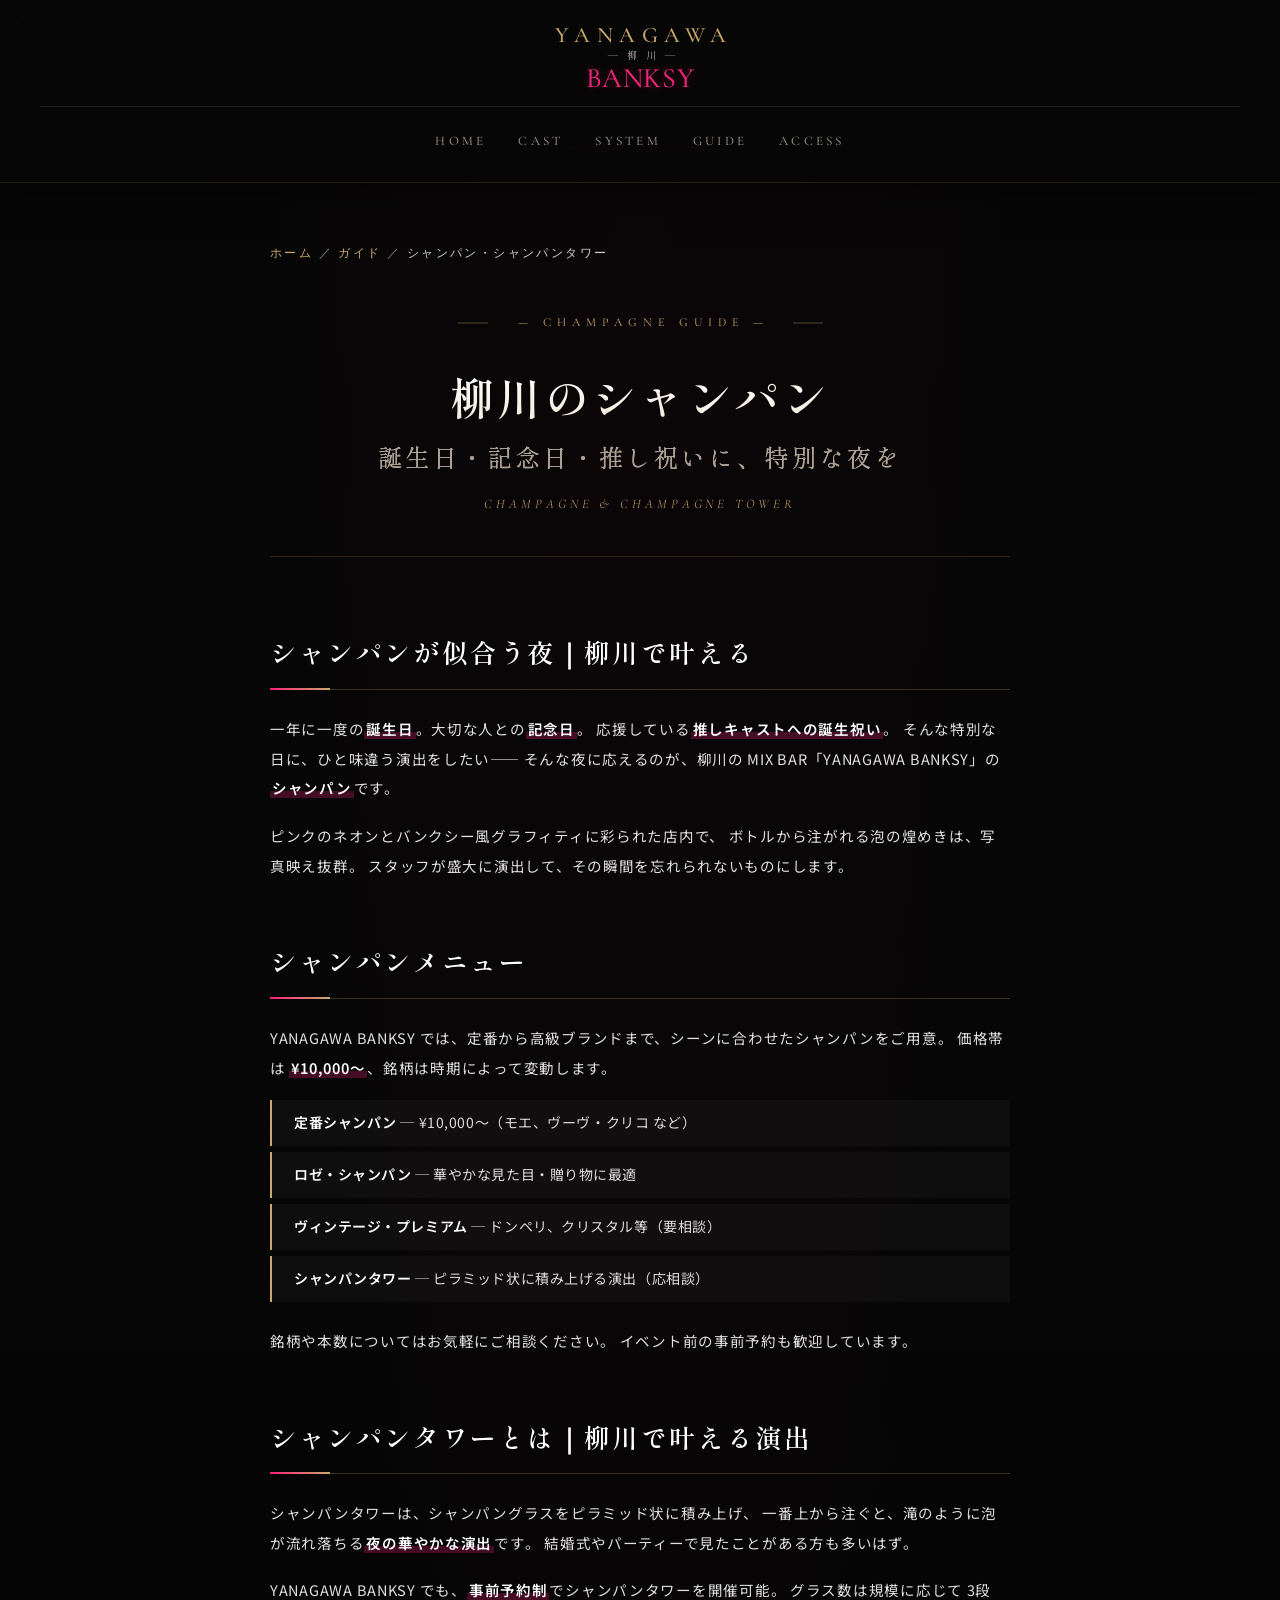
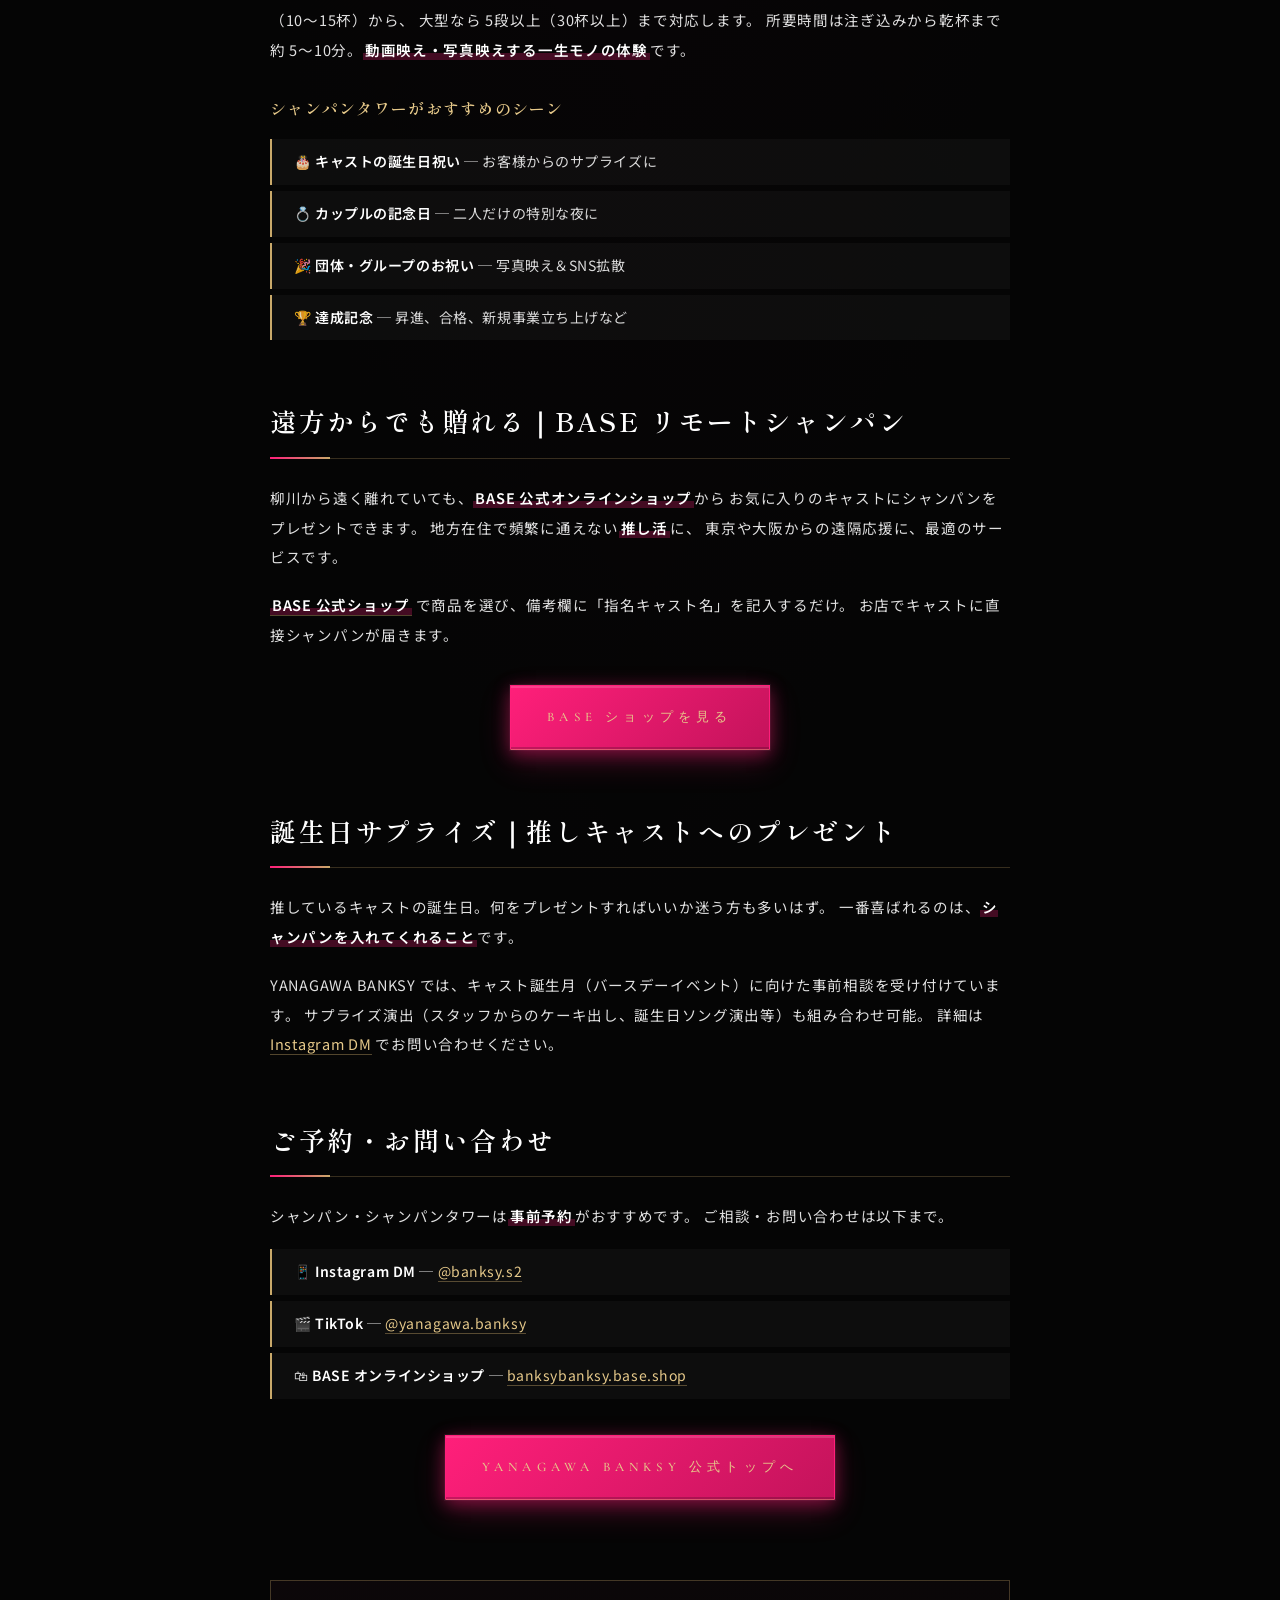
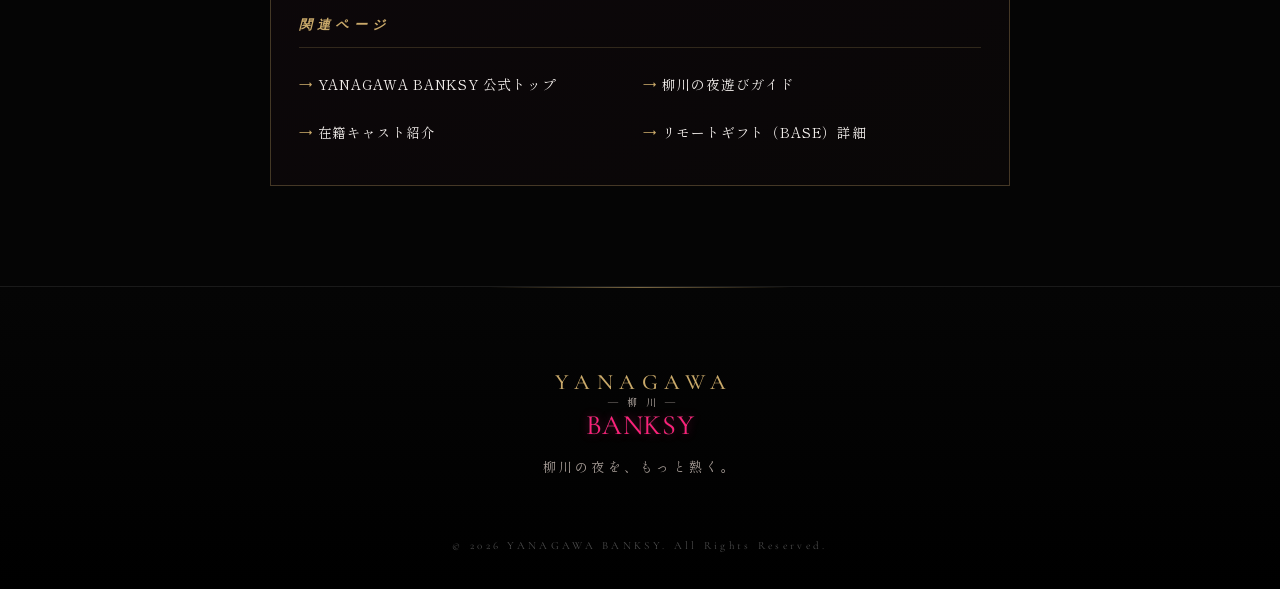
<file: champagne.html>
<!DOCTYPE html>
<html lang="ja">
<head>
  <meta charset="UTF-8" />
  <meta name="viewport" content="width=device-width, initial-scale=1.0" />
  <meta name="google-site-verification" content="dSbMjBkwGF0XG8jXtN3kdjqoQiC5pMFc0-0tf2VDewg" />

  <!-- Google Analytics 4 -->
  <script async src="https://www.googletagmanager.com/gtag/js?id=G-PSTJRFPBBK"></script>
  <script>
    window.dataLayer = window.dataLayer || [];
    function gtag(){dataLayer.push(arguments);}
    gtag('js', new Date());
    gtag('config', 'G-PSTJRFPBBK');
  </script>
  <!-- ===== Microsoft Clarity ===== -->
  <script type="text/javascript">
    (function(c,l,a,r,i,t,y){
        c[a]=c[a]||function(){(c[a].q=c[a].q||[]).push(arguments)};
        t=l.createElement(r);t.async=1;t.src="https://www.clarity.ms/tag/"+i;
        y=l.getElementsByTagName(r)[0];y.parentNode.insertBefore(t,y);
    })(window, document, "clarity", "script", "x25u7n0b42");
  </script>

  <title>柳川のシャンパン・シャンパンタワー｜お祝い・誕生日・記念日に | YANAGAWA BANKSY</title>
  <meta name="description" content="柳川でシャンパン・シャンパンタワーを楽しめる新感覚MIX BAR「YANAGAWA BANKSY」。誕生日・記念日・推しのお祝いに、特別な夜を演出。BASE経由でリモートプレゼントも可能。柳川駅徒歩20秒。" />
  <meta name="keywords" content="柳川 シャンパン,柳川 シャンパンタワー,柳川 誕生日 サプライズ,柳川 記念日 ディナー,柳川 推し祝い,柳川 お祝い バー,柳川 シャンパン プレゼント,リモート シャンパン,推し ドリンク プレゼント,BASE シャンパン,柳川 高級 バー,柳川 VIP" />
  <meta name="robots" content="index, follow" />
  <meta name="referrer" content="strict-origin-when-cross-origin" />
  <link rel="canonical" href="https://banksy-s2.github.io/champagne.html" />

  <meta property="og:type" content="article" />
  <meta property="og:title" content="柳川のシャンパン・シャンパンタワー｜お祝いに | YANAGAWA BANKSY" />
  <meta property="og:description" content="柳川でシャンパン・シャンパンタワーを楽しむなら新感覚MIX BAR「YANAGAWA BANKSY」。誕生日・記念日・推し祝いに特別な夜を。" />
  <meta property="og:url" content="https://banksy-s2.github.io/champagne.html" />
  <meta property="og:image" content="https://banksy-s2.github.io/og-image.jpg" />
  <meta property="og:locale" content="ja_JP" />

  <meta name="twitter:card" content="summary_large_image" />
  <meta name="twitter:title" content="柳川のシャンパン・シャンパンタワー｜お祝いに | YANAGAWA BANKSY" />
  <meta name="twitter:description" content="柳川でシャンパンを楽しむなら新感覚MIX BAR「YANAGAWA BANKSY」。誕生日・記念日・推し祝いに特別な夜を。" />
  <meta name="twitter:image" content="https://banksy-s2.github.io/og-image.jpg" />

  <link rel="icon" href="favicon.svg" type="image/svg+xml" />
  <link rel="preconnect" href="https://fonts.googleapis.com" />
  <link rel="preconnect" href="https://fonts.gstatic.com" crossorigin />
  <link href="https://fonts.googleapis.com/css2?family=Cormorant+Garamond:ital,wght@0,400;0,500;0,700;1,400;1,700&family=Shippori+Mincho:wght@400;500;600;700&family=Noto+Sans+JP:wght@300;400;500;700&display=swap" rel="stylesheet" />
  <link rel="stylesheet" href="styles.css" />

  <!-- JSON-LD: Article -->
  <script type="application/ld+json">
  {
    "@context": "https://schema.org",
    "@type": "Article",
    "headline": "柳川のシャンパン・シャンパンタワーで特別な夜を",
    "description": "柳川でシャンパンを楽しむなら YANAGAWA BANKSY。誕生日・記念日・推しのお祝いに、特別な夜を演出。",
    "image": "https://banksy-s2.github.io/og-image.jpg",
    "datePublished": "2026-06-03",
    "author": { "@type": "Organization", "name": "YANAGAWA BANKSY" },
    "publisher": { "@type": "Organization", "name": "YANAGAWA BANKSY" },
    "mainEntityOfPage": "https://banksy-s2.github.io/champagne.html"
  }
  </script>
</head>
<body>
  <div class="grain" aria-hidden="true"></div>

  <header class="site-header">
    <a href="index.html" class="brand">
      <div class="brand-logo">
        <span class="brand-en">YANAGAWA</span>
        <span class="brand-sub">— 柳 川 —</span>
        <span class="brand-banksy">BANKSY</span>
      </div>
    </a>
    <nav class="nav">
      <a href="index.html">HOME</a>
      <a href="index.html#cast">CAST</a>
      <a href="index.html#system">SYSTEM</a>
      <a href="guide.html">GUIDE</a>
      <a href="index.html#access">ACCESS</a>
    </nav>
  </header>

  <article class="guide-article">
    <div class="container narrow">
      <nav class="breadcrumb" aria-label="パンくずリスト">
        <a href="index.html">ホーム</a> ／ <a href="guide.html">ガイド</a> ／ <span aria-current="page">シャンパン・シャンパンタワー</span>
      </nav>

      <header class="guide-head">
        <span class="kicker">— CHAMPAGNE GUIDE —</span>
        <h1 class="guide-title">柳川のシャンパン<br /><small>誕生日・記念日・推し祝いに、特別な夜を</small></h1>
        <p class="guide-meta">CHAMPAGNE &amp; CHAMPAGNE TOWER</p>
      </header>

      <section class="guide-section">
        <h2>シャンパンが似合う夜｜柳川で叶える</h2>
        <p>
          一年に一度の<strong>誕生日</strong>。大切な人との<strong>記念日</strong>。
          応援している<strong>推しキャストへの誕生祝い</strong>。
          そんな特別な日に、ひと味違う演出をしたい——
          そんな夜に応えるのが、柳川の MIX BAR「YANAGAWA BANKSY」の<strong>シャンパン</strong>です。
        </p>
        <p>
          ピンクのネオンとバンクシー風グラフィティに彩られた店内で、
          ボトルから注がれる泡の煌めきは、写真映え抜群。
          スタッフが盛大に演出して、その瞬間を忘れられないものにします。
        </p>
      </section>

      <section class="guide-section">
        <h2>シャンパンメニュー</h2>
        <p>
          YANAGAWA BANKSY では、定番から高級ブランドまで、シーンに合わせたシャンパンをご用意。
          価格帯は <strong>¥10,000〜</strong>、銘柄は時期によって変動します。
        </p>
        <ul>
          <li><strong>定番シャンパン</strong> ─ ¥10,000〜（モエ、ヴーヴ・クリコ など）</li>
          <li><strong>ロゼ・シャンパン</strong> ─ 華やかな見た目・贈り物に最適</li>
          <li><strong>ヴィンテージ・プレミアム</strong> ─ ドンペリ、クリスタル等（要相談）</li>
          <li><strong>シャンパンタワー</strong> ─ ピラミッド状に積み上げる演出（応相談）</li>
        </ul>
        <p>
          銘柄や本数についてはお気軽にご相談ください。
          イベント前の事前予約も歓迎しています。
        </p>
      </section>

      <section class="guide-section">
        <h2>シャンパンタワーとは｜柳川で叶える演出</h2>
        <p>
          シャンパンタワーは、シャンパングラスをピラミッド状に積み上げ、
          一番上から注ぐと、滝のように泡が流れ落ちる<strong>夜の華やかな演出</strong>です。
          結婚式やパーティーで見たことがある方も多いはず。
        </p>
        <p>
          YANAGAWA BANKSY でも、<strong>事前予約制</strong>でシャンパンタワーを開催可能。
          グラス数は規模に応じて 3段（10〜15杯）から、
          大型なら 5段以上（30杯以上）まで対応します。
          所要時間は注ぎ込みから乾杯まで約 5〜10分。<strong>動画映え・写真映えする一生モノの体験</strong>です。
        </p>
        <h3>シャンパンタワーがおすすめのシーン</h3>
        <ul>
          <li>🎂 <strong>キャストの誕生日祝い</strong> ─ お客様からのサプライズに</li>
          <li>💍 <strong>カップルの記念日</strong> ─ 二人だけの特別な夜に</li>
          <li>🎉 <strong>団体・グループのお祝い</strong> ─ 写真映え＆SNS拡散</li>
          <li>🏆 <strong>達成記念</strong> ─ 昇進、合格、新規事業立ち上げなど</li>
        </ul>
      </section>

      <section class="guide-section">
        <h2>遠方からでも贈れる｜BASE リモートシャンパン</h2>
        <p>
          柳川から遠く離れていても、<strong>BASE 公式オンラインショップ</strong>から
          お気に入りのキャストにシャンパンをプレゼントできます。
          地方在住で頻繁に通えない<strong>推し活</strong>に、
          東京や大阪からの遠隔応援に、最適のサービスです。
        </p>
        <p>
          <a href="https://banksybanksy.base.shop/" target="_blank" rel="noopener"><strong>BASE 公式ショップ</strong></a>
          で商品を選び、備考欄に「指名キャスト名」を記入するだけ。
          お店でキャストに直接シャンパンが届きます。
        </p>
        <p class="guide-cta">
          <a href="https://banksybanksy.base.shop/" target="_blank" rel="noopener" class="btn btn-primary">
            <span>BASE ショップを見る</span>
          </a>
        </p>
      </section>

      <section class="guide-section">
        <h2>誕生日サプライズ｜推しキャストへのプレゼント</h2>
        <p>
          推しているキャストの誕生日。何をプレゼントすればいいか迷う方も多いはず。
          一番喜ばれるのは、<strong>シャンパンを入れてくれること</strong>です。
        </p>
        <p>
          YANAGAWA BANKSY では、キャスト誕生月（バースデーイベント）に向けた事前相談を受け付けています。
          サプライズ演出（スタッフからのケーキ出し、誕生日ソング演出等）も組み合わせ可能。
          詳細は <a href="https://www.instagram.com/banksy.s2/" target="_blank" rel="noopener">Instagram DM</a> でお問い合わせください。
        </p>
      </section>

      <section class="guide-section">
        <h2>ご予約・お問い合わせ</h2>
        <p>
          シャンパン・シャンパンタワーは<strong>事前予約</strong>がおすすめです。
          ご相談・お問い合わせは以下まで。
        </p>
        <ul>
          <li>📱 <strong>Instagram DM</strong> ─ <a href="https://www.instagram.com/banksy.s2/" target="_blank" rel="noopener">@banksy.s2</a></li>
          <li>🎬 <strong>TikTok</strong> ─ <a href="https://www.tiktok.com/@yanagawa.banksy" target="_blank" rel="noopener">@yanagawa.banksy</a></li>
          <li>🛍 <strong>BASE オンラインショップ</strong> ─ <a href="https://banksybanksy.base.shop/" target="_blank" rel="noopener">banksybanksy.base.shop</a></li>
        </ul>
        <p class="guide-cta">
          <a href="index.html" class="btn btn-primary"><span>YANAGAWA BANKSY 公式トップへ</span></a>
        </p>
      </section>

      <nav class="guide-related">
        <h3>関連ページ</h3>
        <ul>
          <li><a href="index.html">YANAGAWA BANKSY 公式トップ</a></li>
          <li><a href="guide.html">柳川の夜遊びガイド</a></li>
          <li><a href="index.html#cast">在籍キャスト紹介</a></li>
          <li><a href="index.html#gift">リモートギフト（BASE）詳細</a></li>
        </ul>
      </nav>
    </div>
  </article>

  <footer class="site-footer">
    <div class="container">
      <div class="footer-brand">
        <div class="brand-logo">
          <span class="brand-en">YANAGAWA</span>
          <span class="brand-sub">— 柳 川 —</span>
          <span class="brand-banksy">BANKSY</span>
        </div>
        <p class="footer-tag">柳川の夜を、もっと熱く。</p>
      </div>
      <p class="footer-copy">&copy; 2026 YANAGAWA BANKSY. All Rights Reserved.</p>
    </div>
  </footer>
</body>
</html>
</file>
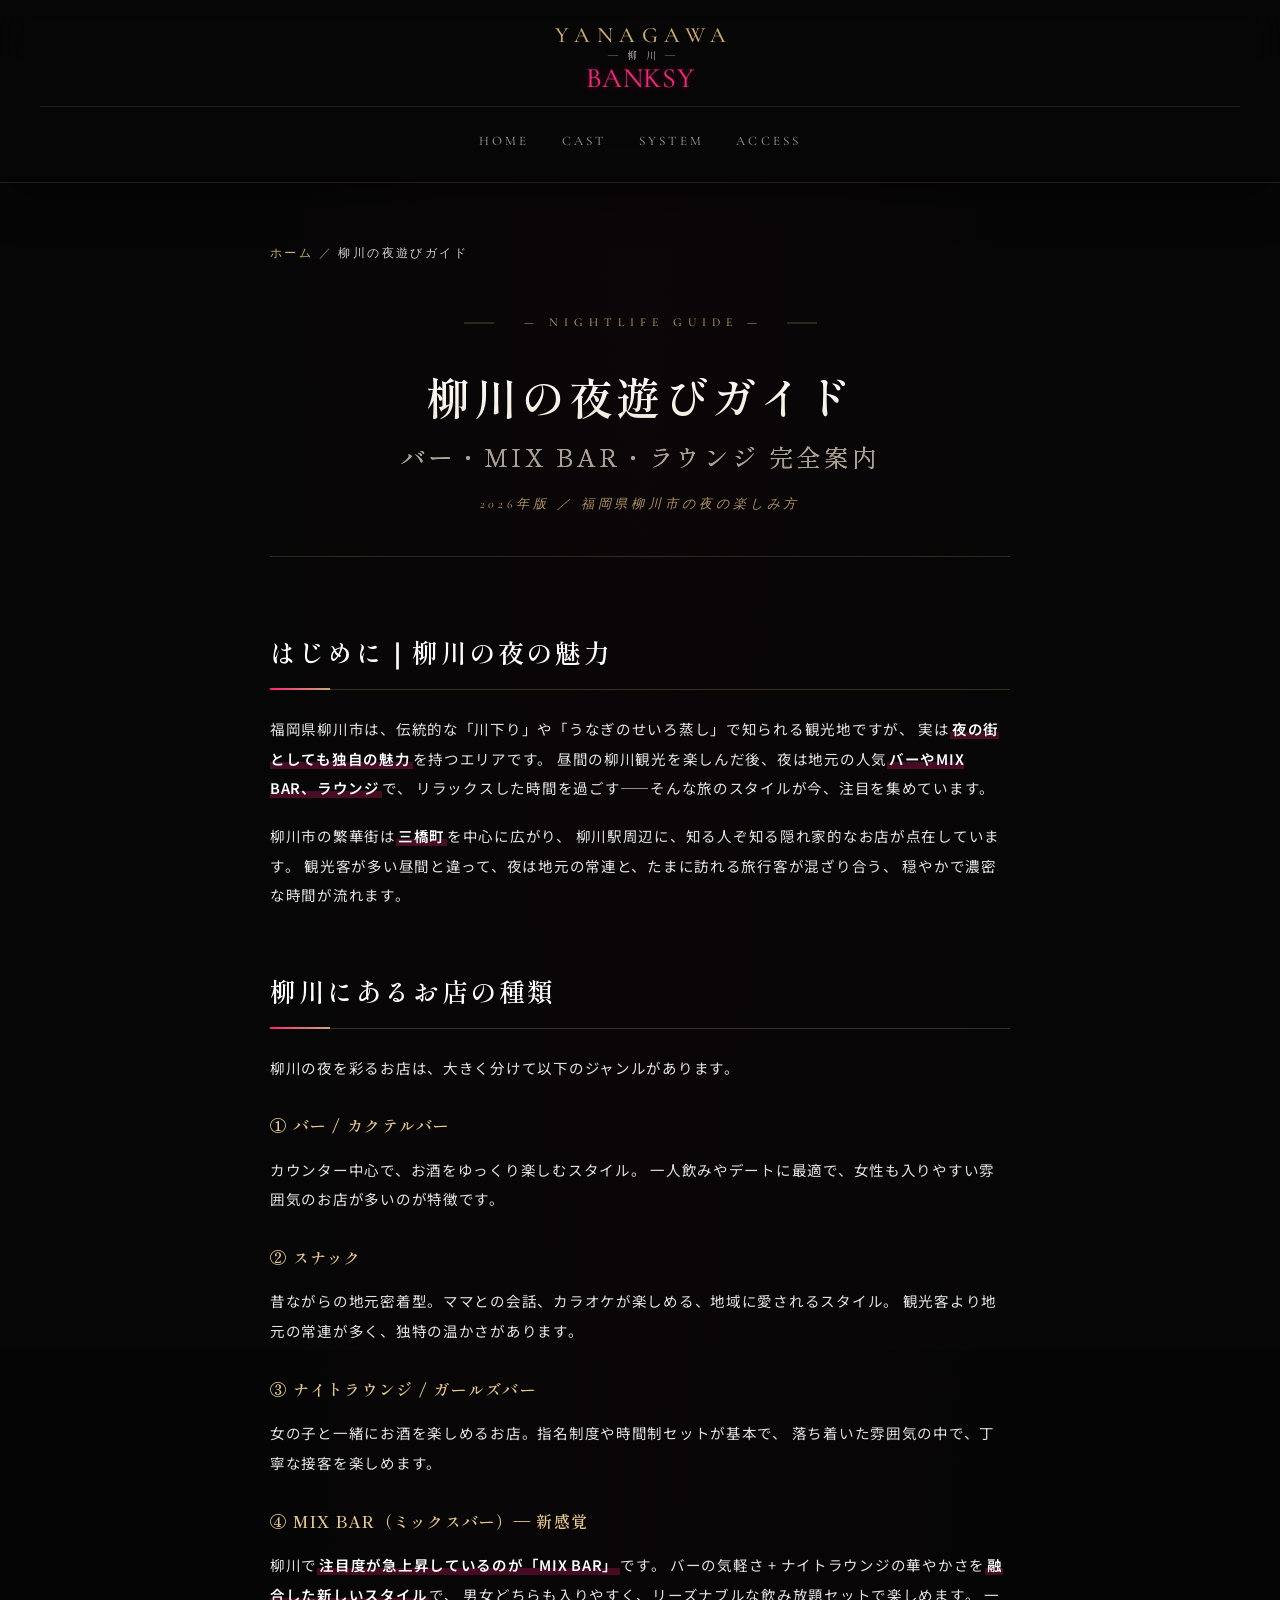
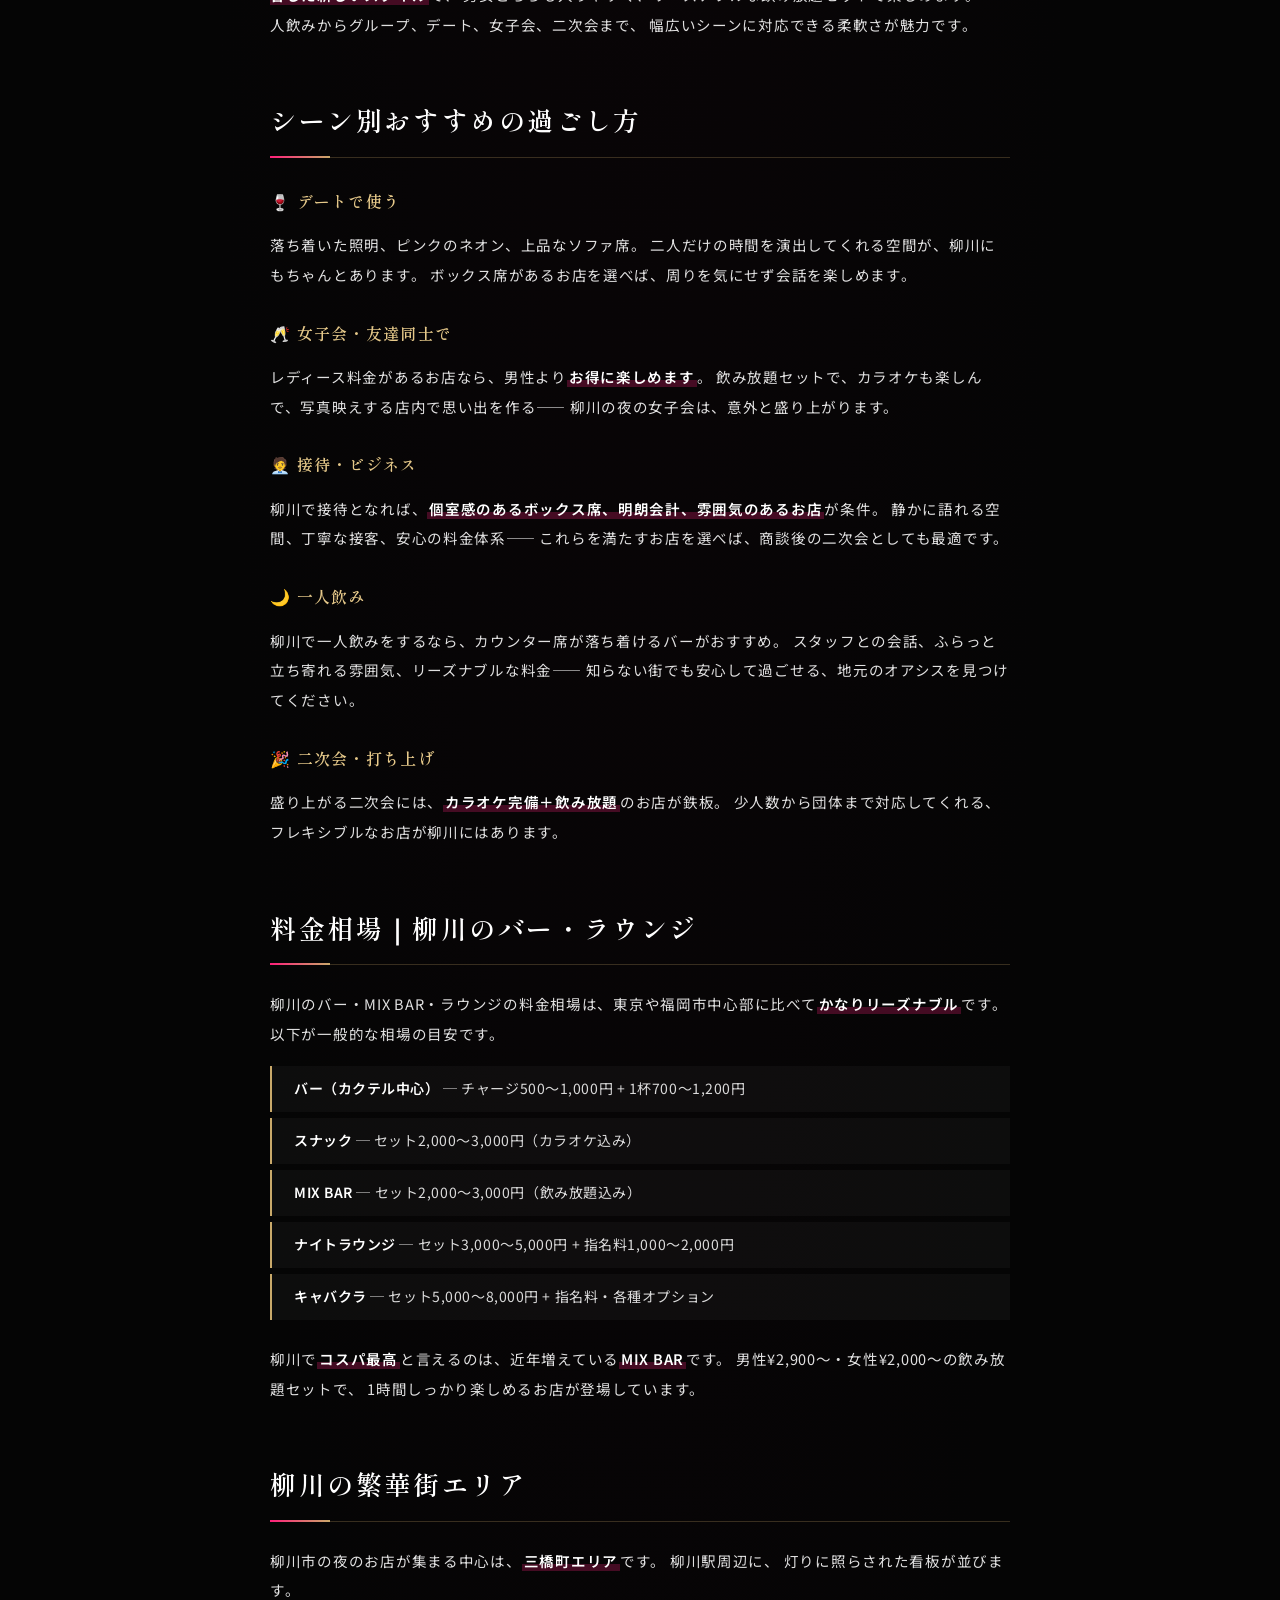
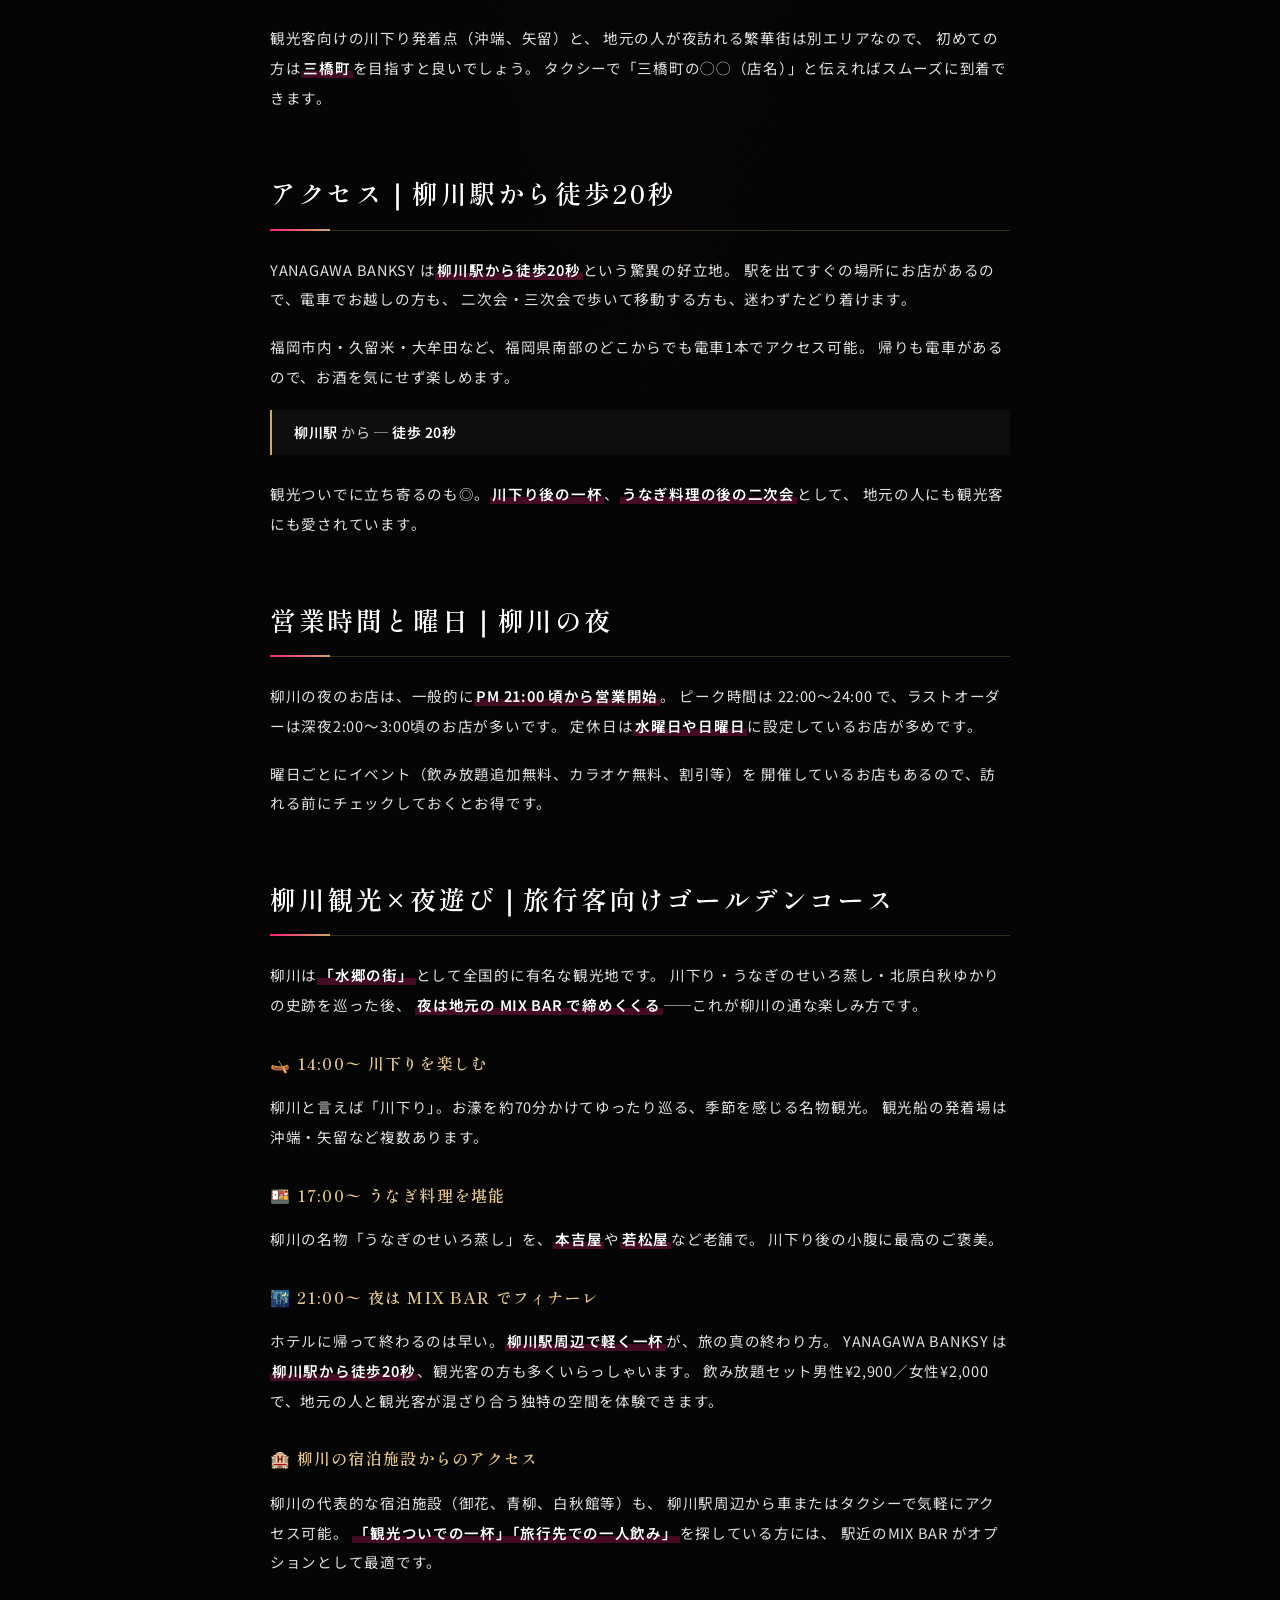
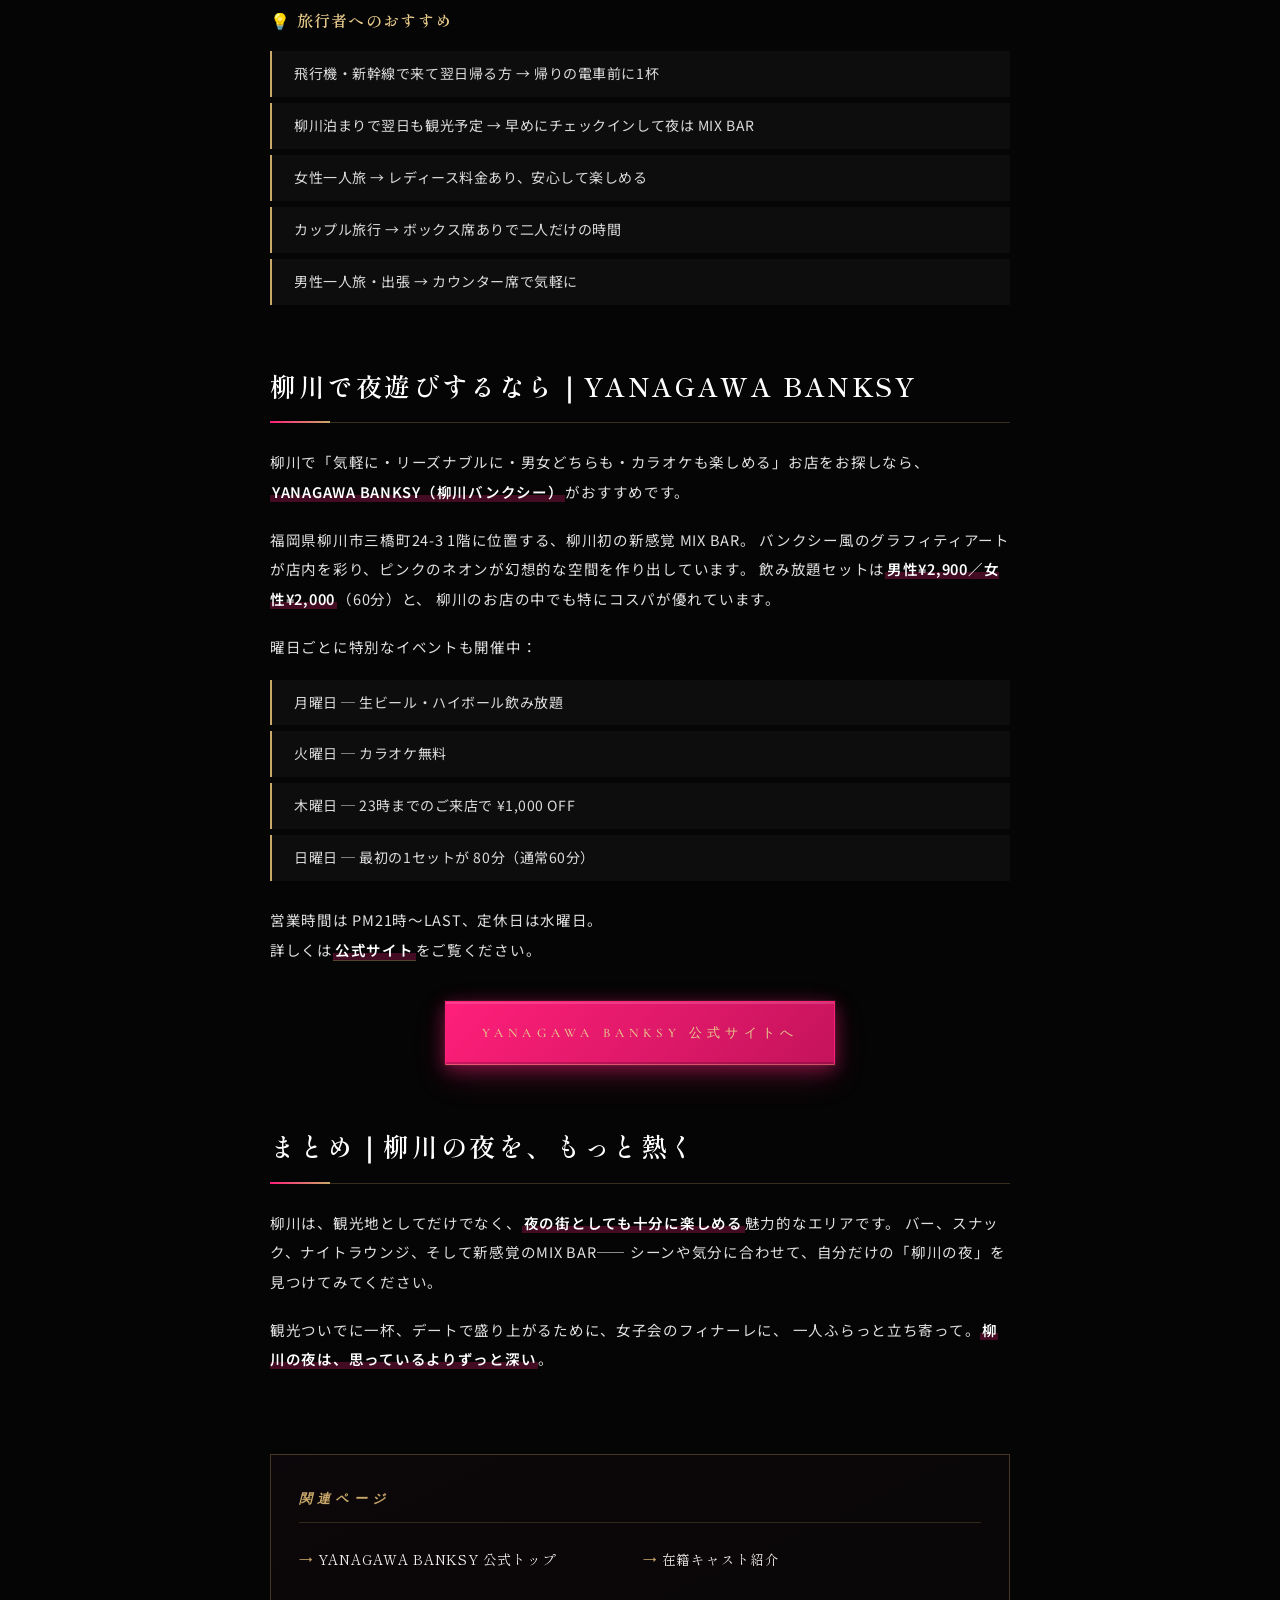
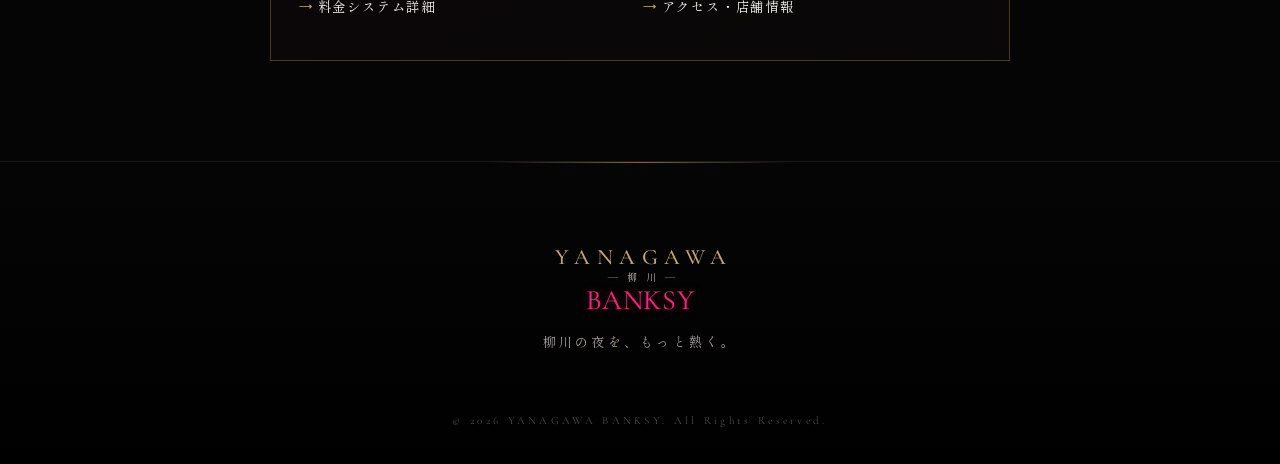
<file: guide.html>
<!DOCTYPE html>
<html lang="ja">
<head>
  <meta charset="UTF-8" />
  <meta name="viewport" content="width=device-width, initial-scale=1.0" />
  <meta name="google-site-verification" content="dSbMjBkwGF0XG8jXtN3kdjqoQiC5pMFc0-0tf2VDewg" />

  <!-- ===== Google Analytics 4 ===== -->
  <script async src="https://www.googletagmanager.com/gtag/js?id=G-PSTJRFPBBK"></script>
  <script>
    window.dataLayer = window.dataLayer || [];
    function gtag(){dataLayer.push(arguments);}
    gtag('js', new Date());
    gtag('config', 'G-PSTJRFPBBK');
  </script>
  <!-- ===== Microsoft Clarity ===== -->
  <script type="text/javascript">
    (function(c,l,a,r,i,t,y){
        c[a]=c[a]||function(){(c[a].q=c[a].q||[]).push(arguments)};
        t=l.createElement(r);t.async=1;t.src="https://www.clarity.ms/tag/"+i;
        y=l.getElementsByTagName(r)[0];y.parentNode.insertBefore(t,y);
    })(window, document, "clarity", "script", "x25u7n0b42");
  </script>

  <title>柳川の夜遊びガイド｜柳川 バー・MIX BAR・ラウンジ完全案内 | YANAGAWA BANKSY</title>
  <meta name="description" content="福岡県柳川市で夜遊びするなら必読ガイド。柳川のバー・MIX BAR・ラウンジ・ナイトラウンジ事情、料金相場、おすすめの過ごし方、デート・女子会・一人飲み・接待シーン別のお店選び、大牟田・久留米・みやま市からのアクセスまで徹底解説。" />
  <meta name="keywords" content="柳川 夜遊び,柳川 バー,柳川 ラウンジ,柳川 MIX BAR,柳川 ナイトラウンジ,柳川 ガールズバー,柳川 スナック,柳川 キャバクラ,柳川 飲み放題,柳川 夜,柳川 一人飲み,柳川 デート,柳川 女子会,柳川 二次会,柳川 接待,三橋町 バー,西鉄柳川駅,大牟田 バー,久留米 バー,みやま市 バー,大川 バー,福岡県南部 夜遊び" />
  <meta name="author" content="YANAGAWA BANKSY" />
  <meta name="robots" content="index, follow" />
  <meta name="theme-color" content="#050505" />
  <link rel="canonical" href="https://banksy-s2.github.io/guide.html" />

  <meta property="og:type" content="article" />
  <meta property="og:site_name" content="YANAGAWA BANKSY" />
  <meta property="og:title" content="柳川の夜遊びガイド｜バー・MIX BAR完全案内" />
  <meta property="og:description" content="柳川市の夜遊び事情を徹底解説。バー・ラウンジ・MIX BARの選び方、シーン別おすすめ、周辺市町からのアクセスまで。" />
  <meta property="og:url" content="https://banksy-s2.github.io/guide.html" />
  <meta property="og:image" content="https://banksy-s2.github.io/og-image.jpg" />
  <meta property="og:locale" content="ja_JP" />

  <meta name="twitter:card" content="summary_large_image" />
  <meta name="twitter:title" content="柳川の夜遊びガイド｜バー・MIX BAR完全案内" />
  <meta name="twitter:description" content="柳川市の夜遊び事情を徹底解説。バー・ラウンジ・MIX BARの選び方、シーン別おすすめ、駅徒歩20秒のYANAGAWA BANKSY 紹介。" />
  <meta name="twitter:image" content="https://banksy-s2.github.io/og-image.jpg" />

  <link rel="icon" href="favicon.svg" type="image/svg+xml" />
  <link rel="preconnect" href="https://fonts.googleapis.com" />
  <link rel="preconnect" href="https://fonts.gstatic.com" crossorigin />
  <link href="https://fonts.googleapis.com/css2?family=Cormorant+Garamond:ital,wght@0,400;0,500;0,700;1,400;1,700&family=Shippori+Mincho:wght@400;500;600;700&family=Noto+Sans+JP:wght@300;400;500;700&display=swap" rel="stylesheet" />
  <link rel="stylesheet" href="styles.css" />

  <!-- JSON-LD: Article -->
  <script type="application/ld+json">
  {
    "@context": "https://schema.org",
    "@type": "Article",
    "headline": "柳川の夜遊びガイド｜バー・MIX BAR・ラウンジ完全案内",
    "description": "福岡県柳川市の夜遊び事情を徹底解説。バー・ラウンジ・MIX BARの選び方、シーン別おすすめ、周辺市町からのアクセスまで。",
    "image": "https://banksy-s2.github.io/og-image.jpg",
    "datePublished": "2026-06-03",
    "dateModified": "2026-06-03",
    "author": {
      "@type": "Organization",
      "name": "YANAGAWA BANKSY",
      "url": "https://banksy-s2.github.io/"
    },
    "publisher": {
      "@type": "Organization",
      "name": "YANAGAWA BANKSY",
      "logo": {
        "@type": "ImageObject",
        "url": "https://banksy-s2.github.io/og-image.jpg"
      }
    },
    "mainEntityOfPage": "https://banksy-s2.github.io/guide.html"
  }
  </script>

  <!-- JSON-LD: BreadcrumbList -->
  <script type="application/ld+json">
  {
    "@context": "https://schema.org",
    "@type": "BreadcrumbList",
    "itemListElement": [
      { "@type": "ListItem", "position": 1, "name": "ホーム", "item": "https://banksy-s2.github.io/" },
      { "@type": "ListItem", "position": 2, "name": "柳川の夜遊びガイド", "item": "https://banksy-s2.github.io/guide.html" }
    ]
  }
  </script>
</head>
<body>

  <!-- FILM GRAIN -->
  <div class="grain" aria-hidden="true"></div>

  <!-- ヘッダー -->
  <header class="site-header">
    <a href="index.html" class="brand">
      <div class="brand-logo">
        <span class="brand-en">YANAGAWA</span>
        <span class="brand-sub">— 柳 川 —</span>
        <span class="brand-banksy">BANKSY</span>
      </div>
    </a>
    <nav class="nav">
      <a href="index.html">HOME</a>
      <a href="index.html#cast">CAST</a>
      <a href="index.html#system">SYSTEM</a>
      <a href="index.html#access">ACCESS</a>
    </nav>
  </header>

  <!-- メインコンテンツ -->
  <article class="guide-article">
    <div class="container narrow">
      <!-- パンくず -->
      <nav class="breadcrumb" aria-label="パンくずリスト">
        <a href="index.html">ホーム</a> ／ <span aria-current="page">柳川の夜遊びガイド</span>
      </nav>

      <header class="guide-head">
        <span class="kicker">— NIGHTLIFE GUIDE —</span>
        <h1 class="guide-title">柳川の夜遊びガイド<br /><small>バー・MIX BAR・ラウンジ 完全案内</small></h1>
        <p class="guide-meta">2026年版 ／ 福岡県柳川市の夜の楽しみ方</p>
      </header>

      <section class="guide-section">
        <h2>はじめに｜柳川の夜の魅力</h2>
        <p>
          福岡県柳川市は、伝統的な「川下り」や「うなぎのせいろ蒸し」で知られる観光地ですが、
          実は<strong>夜の街としても独自の魅力</strong>を持つエリアです。
          昼間の柳川観光を楽しんだ後、夜は地元の人気<strong>バーやMIX BAR、ラウンジ</strong>で、
          リラックスした時間を過ごす——そんな旅のスタイルが今、注目を集めています。
        </p>
        <p>
          柳川市の繁華街は<strong>三橋町</strong>を中心に広がり、
          柳川駅周辺に、知る人ぞ知る隠れ家的なお店が点在しています。
          観光客が多い昼間と違って、夜は地元の常連と、たまに訪れる旅行客が混ざり合う、
          穏やかで濃密な時間が流れます。
        </p>
      </section>

      <section class="guide-section">
        <h2>柳川にあるお店の種類</h2>
        <p>柳川の夜を彩るお店は、大きく分けて以下のジャンルがあります。</p>

        <h3>① バー / カクテルバー</h3>
        <p>
          カウンター中心で、お酒をゆっくり楽しむスタイル。
          一人飲みやデートに最適で、女性も入りやすい雰囲気のお店が多いのが特徴です。
        </p>

        <h3>② スナック</h3>
        <p>
          昔ながらの地元密着型。ママとの会話、カラオケが楽しめる、地域に愛されるスタイル。
          観光客より地元の常連が多く、独特の温かさがあります。
        </p>

        <h3>③ ナイトラウンジ / ガールズバー</h3>
        <p>
          女の子と一緒にお酒を楽しめるお店。指名制度や時間制セットが基本で、
          落ち着いた雰囲気の中で、丁寧な接客を楽しめます。
        </p>

        <h3>④ MIX BAR（ミックスバー）— 新感覚</h3>
        <p>
          柳川で<strong>注目度が急上昇しているのが「MIX BAR」</strong>です。
          バーの気軽さ + ナイトラウンジの華やかさを<strong>融合した新しいスタイル</strong>で、
          男女どちらも入りやすく、リーズナブルな飲み放題セットで楽しめます。
          一人飲みからグループ、デート、女子会、二次会まで、
          幅広いシーンに対応できる柔軟さが魅力です。
        </p>
      </section>

      <section class="guide-section">
        <h2>シーン別おすすめの過ごし方</h2>

        <h3>🍷 デートで使う</h3>
        <p>
          落ち着いた照明、ピンクのネオン、上品なソファ席。
          二人だけの時間を演出してくれる空間が、柳川にもちゃんとあります。
          ボックス席があるお店を選べば、周りを気にせず会話を楽しめます。
        </p>

        <h3>🥂 女子会・友達同士で</h3>
        <p>
          レディース料金があるお店なら、男性より<strong>お得に楽しめます</strong>。
          飲み放題セットで、カラオケも楽しんで、写真映えする店内で思い出を作る——
          柳川の夜の女子会は、意外と盛り上がります。
        </p>

        <h3>🧑‍💼 接待・ビジネス</h3>
        <p>
          柳川で接待となれば、<strong>個室感のあるボックス席、明朗会計、雰囲気のあるお店</strong>が条件。
          静かに語れる空間、丁寧な接客、安心の料金体系——
          これらを満たすお店を選べば、商談後の二次会としても最適です。
        </p>

        <h3>🌙 一人飲み</h3>
        <p>
          柳川で一人飲みをするなら、カウンター席が落ち着けるバーがおすすめ。
          スタッフとの会話、ふらっと立ち寄れる雰囲気、リーズナブルな料金——
          知らない街でも安心して過ごせる、地元のオアシスを見つけてください。
        </p>

        <h3>🎉 二次会・打ち上げ</h3>
        <p>
          盛り上がる二次会には、<strong>カラオケ完備＋飲み放題</strong>のお店が鉄板。
          少人数から団体まで対応してくれる、フレキシブルなお店が柳川にはあります。
        </p>
      </section>

      <section class="guide-section">
        <h2>料金相場｜柳川のバー・ラウンジ</h2>
        <p>
          柳川のバー・MIX BAR・ラウンジの料金相場は、東京や福岡市中心部に比べて<strong>かなりリーズナブル</strong>です。
          以下が一般的な相場の目安です。
        </p>
        <ul>
          <li><strong>バー（カクテル中心）</strong> ─ チャージ500〜1,000円 + 1杯700〜1,200円</li>
          <li><strong>スナック</strong> ─ セット2,000〜3,000円（カラオケ込み）</li>
          <li><strong>MIX BAR</strong> ─ セット2,000〜3,000円（飲み放題込み）</li>
          <li><strong>ナイトラウンジ</strong> ─ セット3,000〜5,000円 + 指名料1,000〜2,000円</li>
          <li><strong>キャバクラ</strong> ─ セット5,000〜8,000円 + 指名料・各種オプション</li>
        </ul>
        <p>
          柳川で<strong>コスパ最高</strong>と言えるのは、近年増えている<strong>MIX BAR</strong>です。
          男性¥2,900〜・女性¥2,000〜の飲み放題セットで、
          1時間しっかり楽しめるお店が登場しています。
        </p>
      </section>

      <section class="guide-section">
        <h2>柳川の繁華街エリア</h2>
        <p>
          柳川市の夜のお店が集まる中心は、<strong>三橋町エリア</strong>です。
          柳川駅周辺に、
          灯りに照らされた看板が並びます。
        </p>
        <p>
          観光客向けの川下り発着点（沖端、矢留）と、
          地元の人が夜訪れる繁華街は別エリアなので、
          初めての方は<strong>三橋町</strong>を目指すと良いでしょう。
          タクシーで「三橋町の◯◯（店名）」と伝えればスムーズに到着できます。
        </p>
      </section>

      <section class="guide-section">
        <h2>アクセス｜柳川駅から徒歩20秒</h2>
        <p>
          YANAGAWA BANKSY は<strong>柳川駅から徒歩20秒</strong>という驚異の好立地。
          駅を出てすぐの場所にお店があるので、電車でお越しの方も、
          二次会・三次会で歩いて移動する方も、迷わずたどり着けます。
        </p>
        <p>
          福岡市内・久留米・大牟田など、福岡県南部のどこからでも電車1本でアクセス可能。
          帰りも電車があるので、お酒を気にせず楽しめます。
        </p>
        <ul>
          <li><strong>柳川駅</strong> から ─ <strong>徒歩 20秒</strong></li>
        </ul>
        <p>
          観光ついでに立ち寄るのも◎。<strong>川下り後の一杯</strong>、<strong>うなぎ料理の後の二次会</strong>として、
          地元の人にも観光客にも愛されています。
        </p>
      </section>

      <section class="guide-section">
        <h2>営業時間と曜日｜柳川の夜</h2>
        <p>
          柳川の夜のお店は、一般的に<strong>PM 21:00 頃から営業開始</strong>。
          ピーク時間は 22:00〜24:00 で、ラストオーダーは深夜2:00〜3:00頃のお店が多いです。
          定休日は<strong>水曜日や日曜日</strong>に設定しているお店が多めです。
        </p>
        <p>
          曜日ごとにイベント（飲み放題追加無料、カラオケ無料、割引等）を
          開催しているお店もあるので、訪れる前にチェックしておくとお得です。
        </p>
      </section>

      <section class="guide-section">
        <h2>柳川観光×夜遊び｜旅行客向けゴールデンコース</h2>
        <p>
          柳川は<strong>「水郷の街」</strong>として全国的に有名な観光地です。
          川下り・うなぎのせいろ蒸し・北原白秋ゆかりの史跡を巡った後、
          <strong>夜は地元の MIX BAR で締めくくる</strong>——これが柳川の通な楽しみ方です。
        </p>

        <h3>🛶 14:00〜 川下りを楽しむ</h3>
        <p>
          柳川と言えば「川下り」。お濠を約70分かけてゆったり巡る、季節を感じる名物観光。
          観光船の発着場は沖端・矢留など複数あります。
        </p>

        <h3>🍱 17:00〜 うなぎ料理を堪能</h3>
        <p>
          柳川の名物「うなぎのせいろ蒸し」を、<strong>本吉屋</strong>や<strong>若松屋</strong>など老舗で。
          川下り後の小腹に最高のご褒美。
        </p>

        <h3>🌃 21:00〜 夜は MIX BAR でフィナーレ</h3>
        <p>
          ホテルに帰って終わるのは早い。<strong>柳川駅周辺で軽く一杯</strong>が、旅の真の終わり方。
          YANAGAWA BANKSY は<strong>柳川駅から徒歩20秒</strong>、観光客の方も多くいらっしゃいます。
          飲み放題セット男性¥2,900／女性¥2,000で、地元の人と観光客が混ざり合う独特の空間を体験できます。
        </p>

        <h3>🏨 柳川の宿泊施設からのアクセス</h3>
        <p>
          柳川の代表的な宿泊施設（御花、青柳、白秋館等）も、
          柳川駅周辺から車またはタクシーで気軽にアクセス可能。
          <strong>「観光ついでの一杯」「旅行先での一人飲み」</strong>を探している方には、
          駅近のMIX BAR がオプションとして最適です。
        </p>

        <h3>💡 旅行者へのおすすめ</h3>
        <ul>
          <li>飛行機・新幹線で来て翌日帰る方 → 帰りの電車前に1杯</li>
          <li>柳川泊まりで翌日も観光予定 → 早めにチェックインして夜は MIX BAR</li>
          <li>女性一人旅 → レディース料金あり、安心して楽しめる</li>
          <li>カップル旅行 → ボックス席ありで二人だけの時間</li>
          <li>男性一人旅・出張 → カウンター席で気軽に</li>
        </ul>
      </section>

      <section class="guide-section">
        <h2>柳川で夜遊びするなら｜YANAGAWA BANKSY</h2>
        <p>
          柳川で「気軽に・リーズナブルに・男女どちらも・カラオケも楽しめる」お店をお探しなら、
          <strong>YANAGAWA BANKSY（柳川バンクシー）</strong>がおすすめです。
        </p>
        <p>
          福岡県柳川市三橋町24-3 1階に位置する、柳川初の新感覚 MIX BAR。
          バンクシー風のグラフィティアートが店内を彩り、ピンクのネオンが幻想的な空間を作り出しています。
          飲み放題セットは<strong>男性¥2,900／女性¥2,000</strong>（60分）と、
          柳川のお店の中でも特にコスパが優れています。
        </p>
        <p>
          曜日ごとに特別なイベントも開催中：
        </p>
        <ul>
          <li>月曜日 ─ 生ビール・ハイボール飲み放題</li>
          <li>火曜日 ─ カラオケ無料</li>
          <li>木曜日 ─ 23時までのご来店で ¥1,000 OFF</li>
          <li>日曜日 ─ 最初の1セットが 80分（通常60分）</li>
        </ul>
        <p>
          営業時間は PM21時〜LAST、定休日は水曜日。<br />
          詳しくは<a href="index.html"><strong>公式サイト</strong></a>をご覧ください。
        </p>
        <p class="guide-cta">
          <a href="index.html" class="btn btn-primary"><span>YANAGAWA BANKSY 公式サイトへ</span></a>
        </p>
      </section>

      <section class="guide-section">
        <h2>まとめ｜柳川の夜を、もっと熱く</h2>
        <p>
          柳川は、観光地としてだけでなく、<strong>夜の街としても十分に楽しめる</strong>魅力的なエリアです。
          バー、スナック、ナイトラウンジ、そして新感覚のMIX BAR——
          シーンや気分に合わせて、自分だけの「柳川の夜」を見つけてみてください。
        </p>
        <p>
          観光ついでに一杯、デートで盛り上がるために、女子会のフィナーレに、
          一人ふらっと立ち寄って。<strong>柳川の夜は、思っているよりずっと深い</strong>。
        </p>
      </section>

      <nav class="guide-related">
        <h3>関連ページ</h3>
        <ul>
          <li><a href="index.html">YANAGAWA BANKSY 公式トップ</a></li>
          <li><a href="index.html#cast">在籍キャスト紹介</a></li>
          <li><a href="index.html#system">料金システム詳細</a></li>
          <li><a href="index.html#access">アクセス・店舗情報</a></li>
        </ul>
      </nav>
    </div>
  </article>

  <!-- フッター -->
  <footer class="site-footer">
    <div class="container">
      <div class="footer-brand">
        <div class="brand-logo">
          <span class="brand-en">YANAGAWA</span>
          <span class="brand-sub">— 柳 川 —</span>
          <span class="brand-banksy">BANKSY</span>
        </div>
        <p class="footer-tag">柳川の夜を、もっと熱く。</p>
      </div>
      <p class="footer-copy">&copy; <span id="year">2026</span> YANAGAWA BANKSY. All Rights Reserved.</p>
    </div>
  </footer>

</body>
</html>
</file>
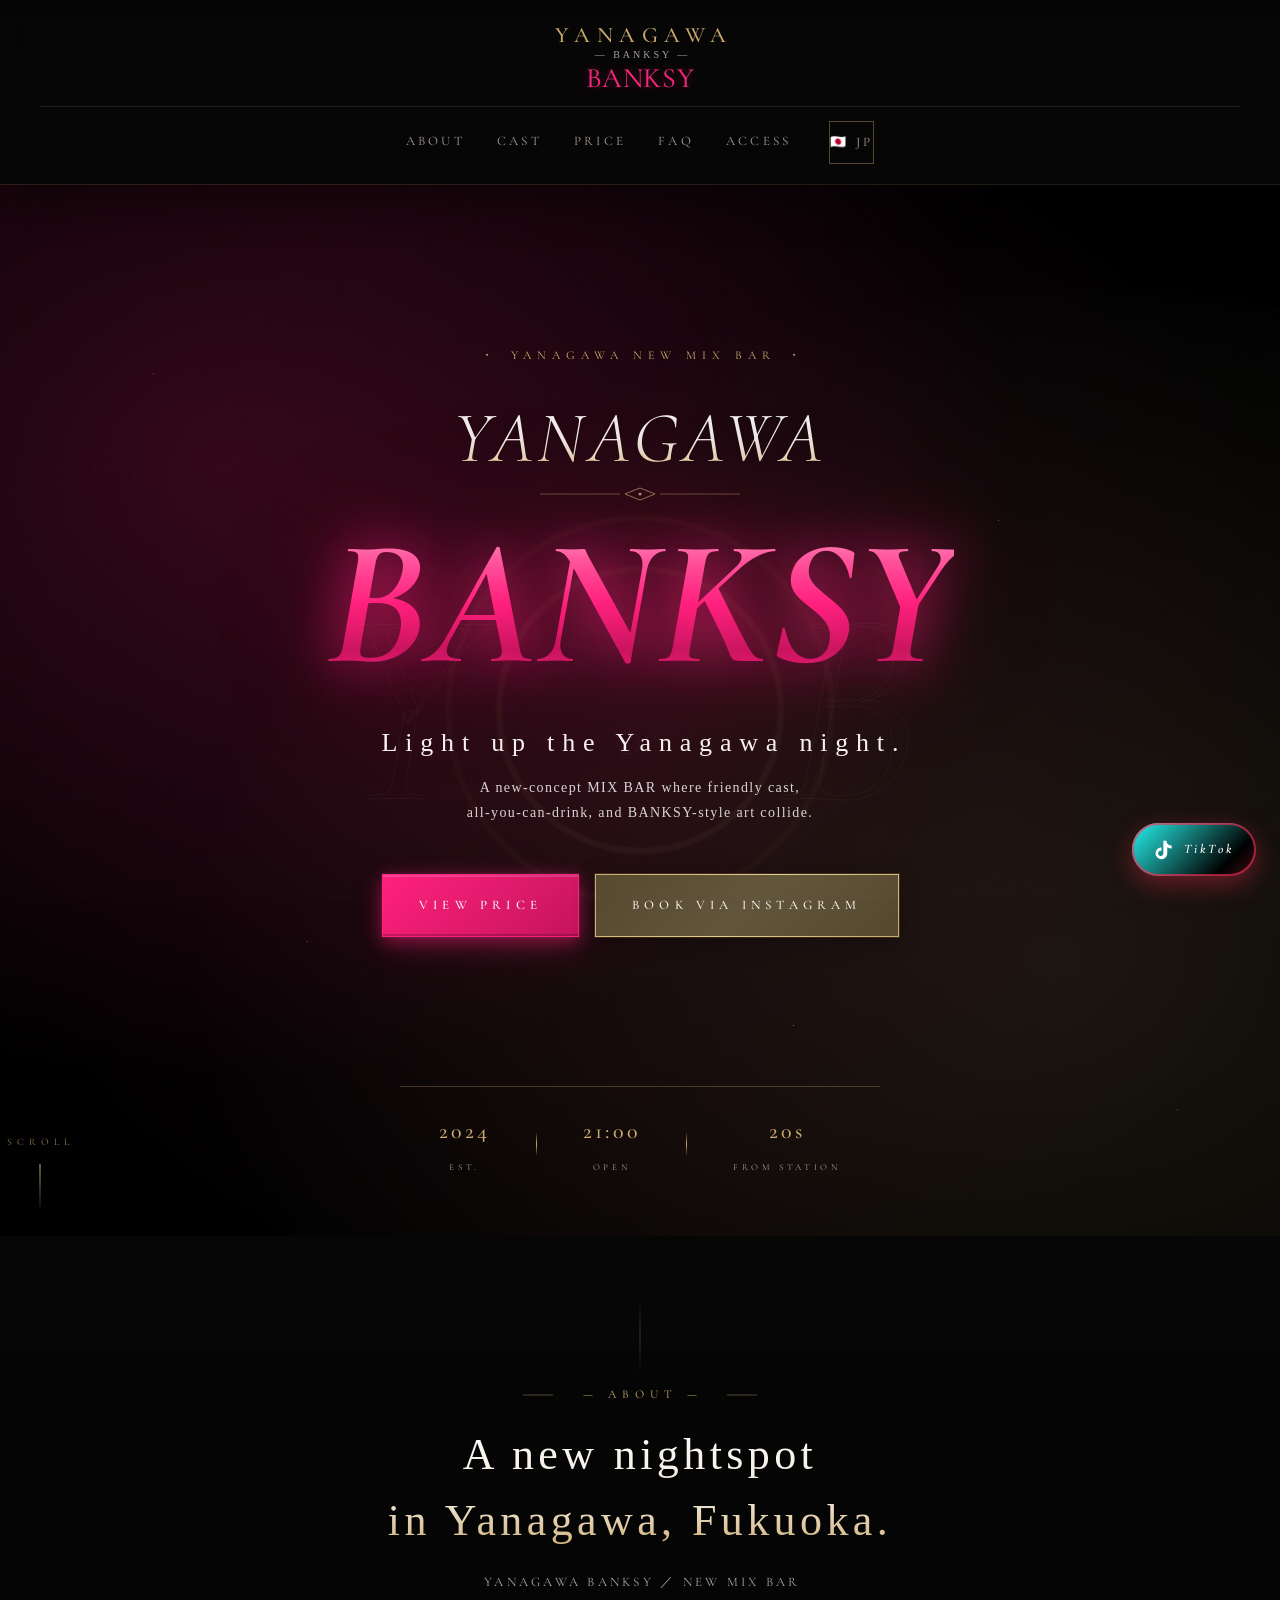
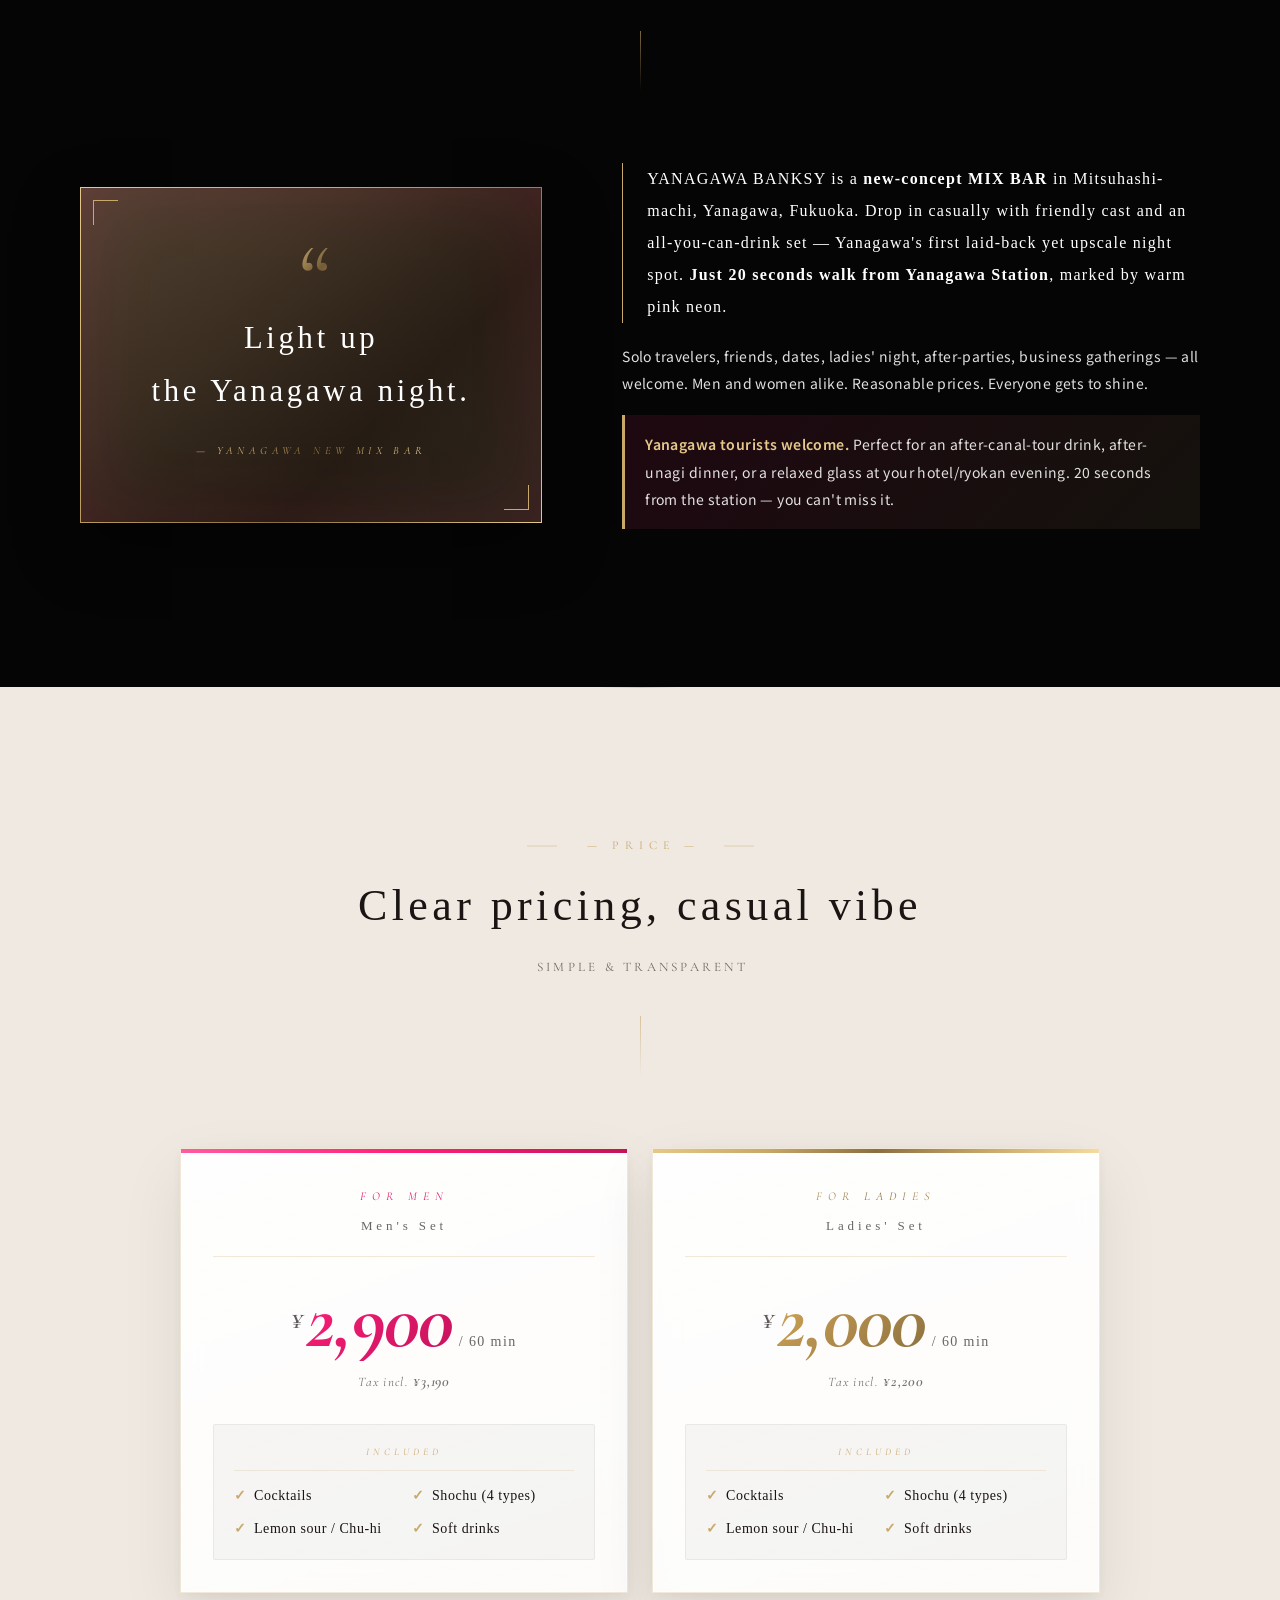
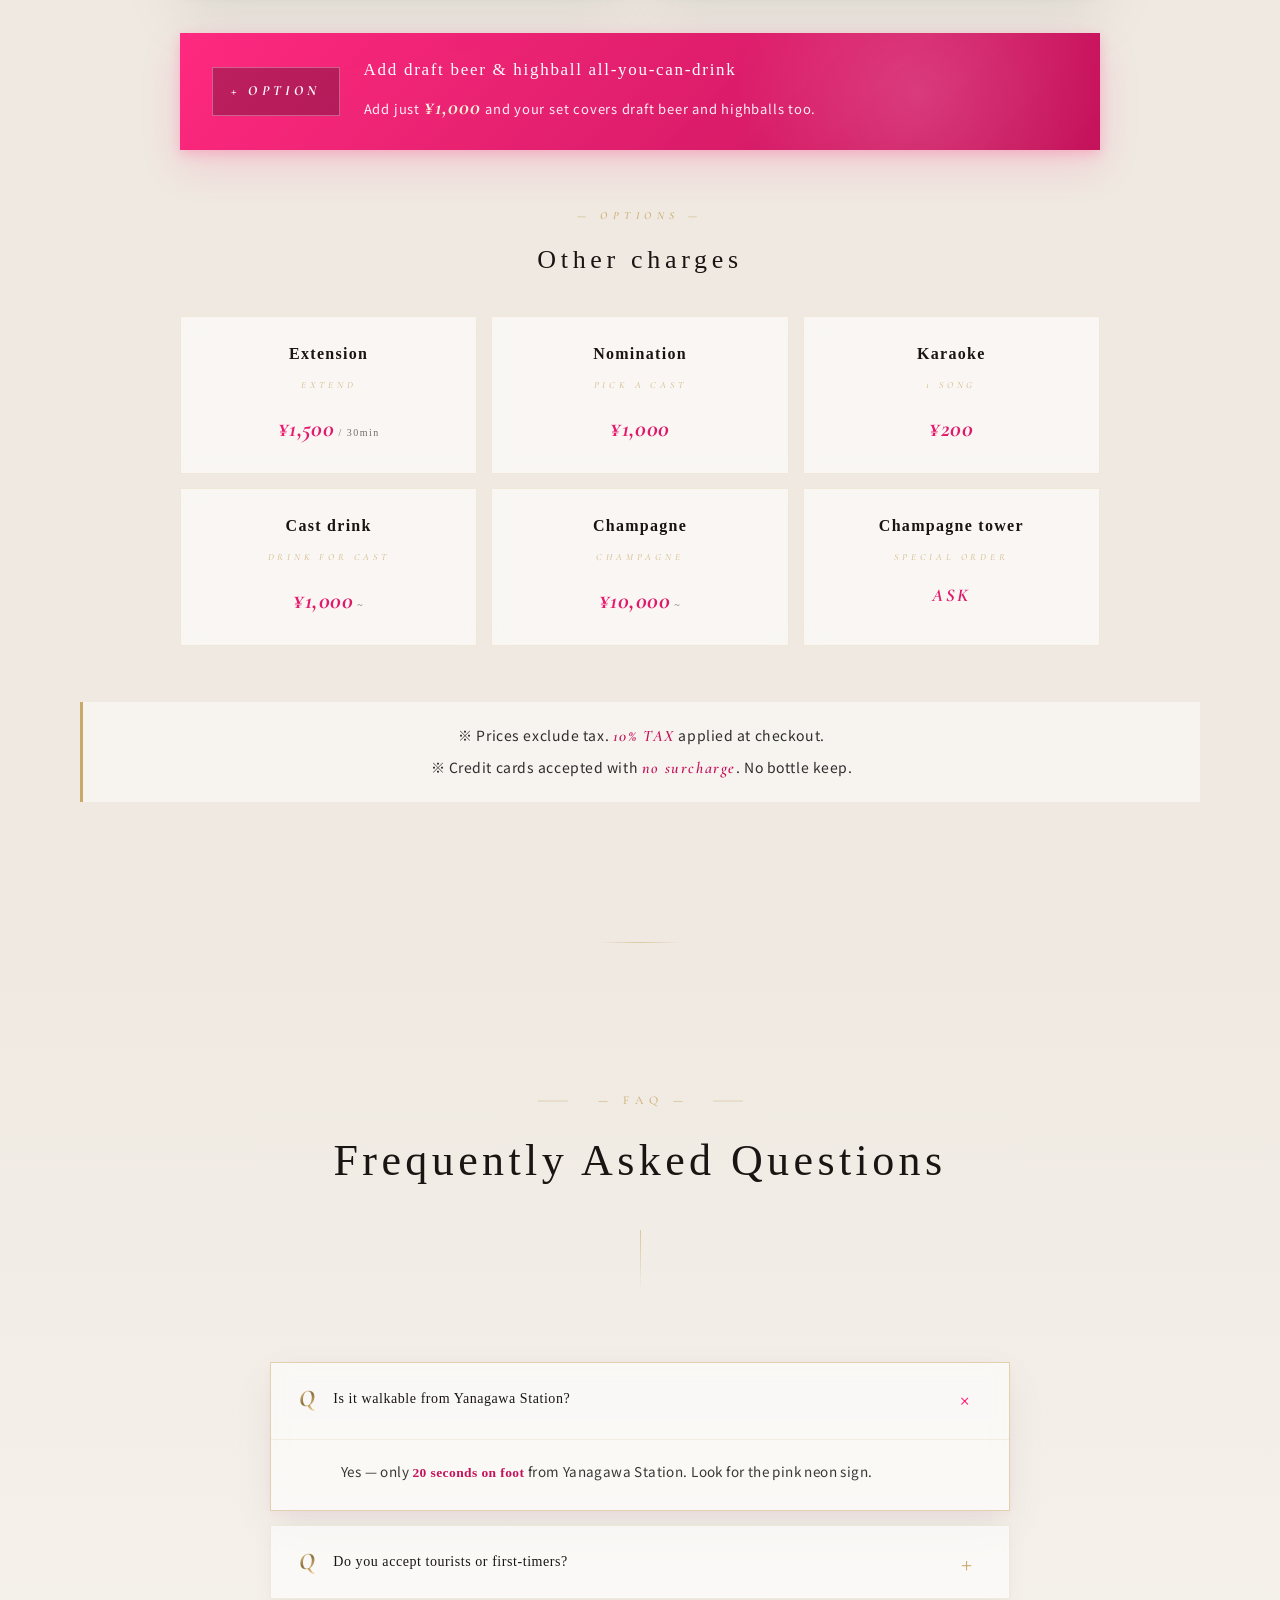
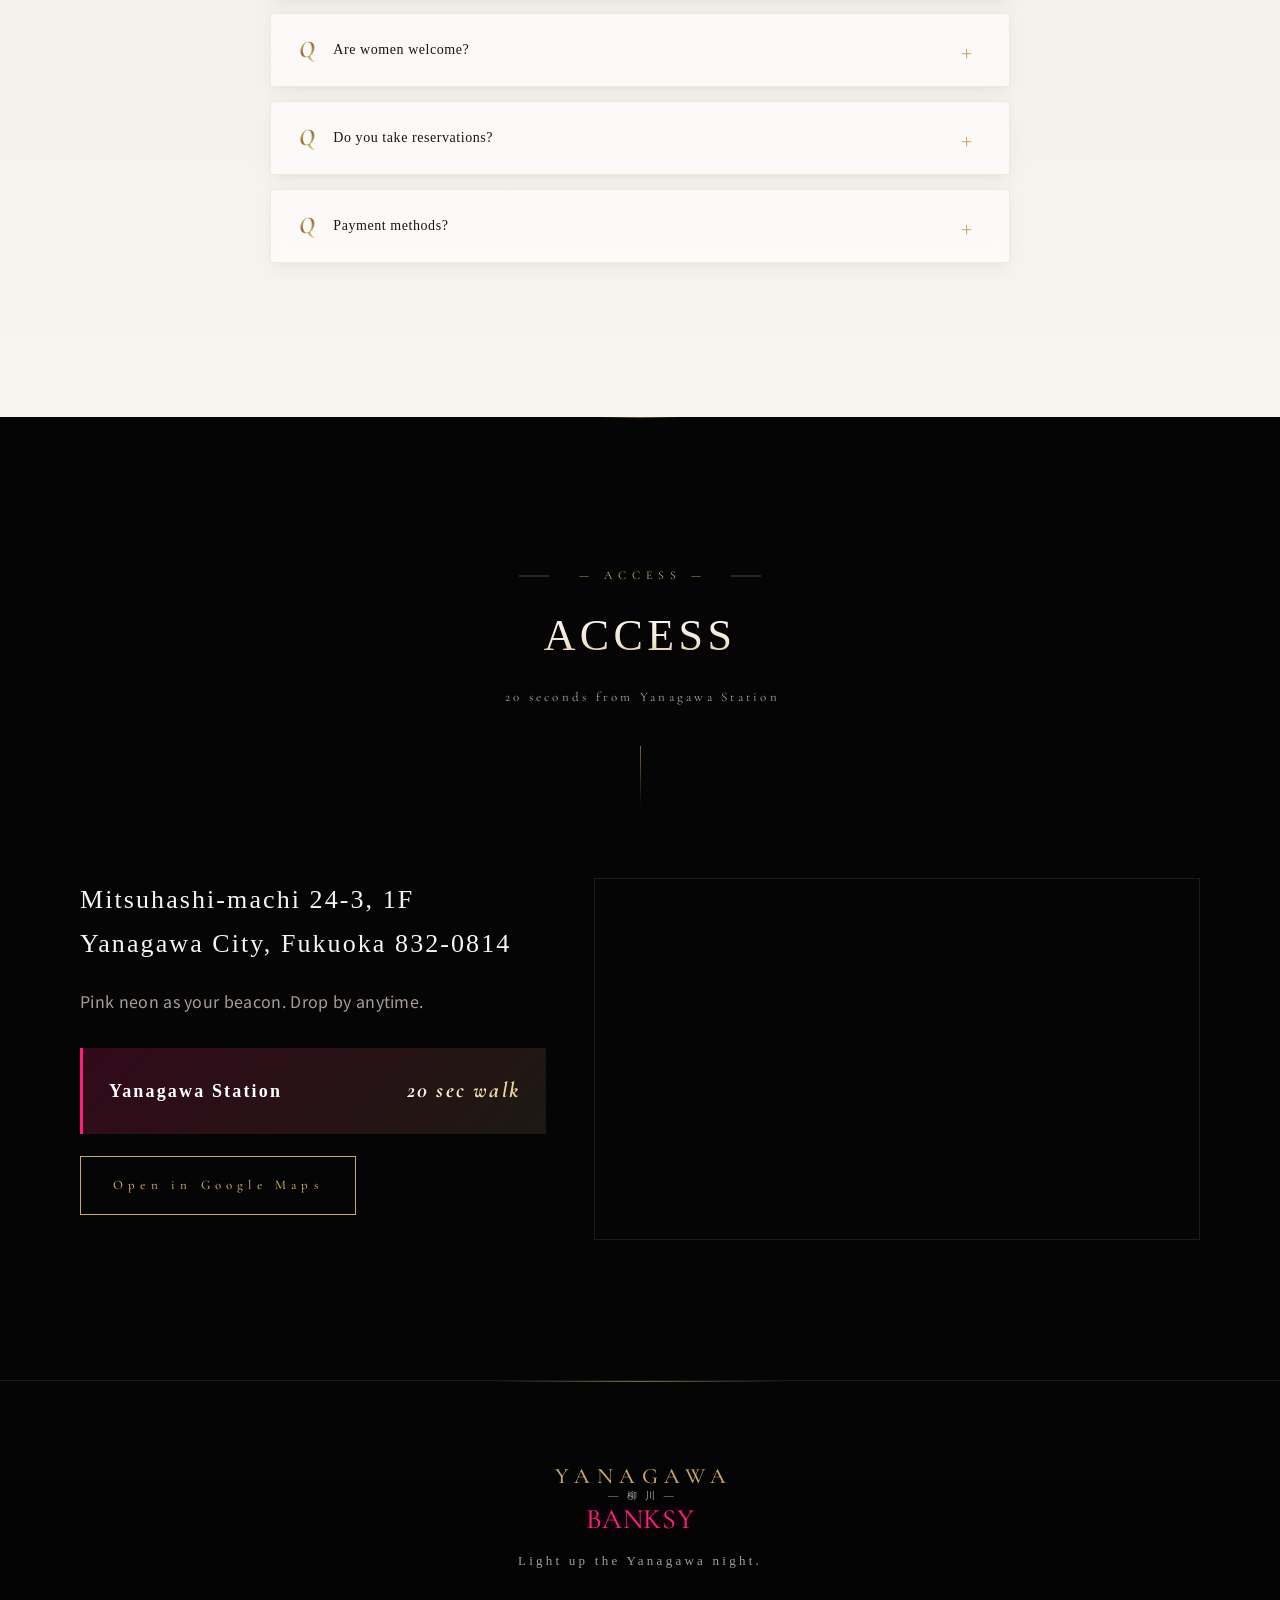
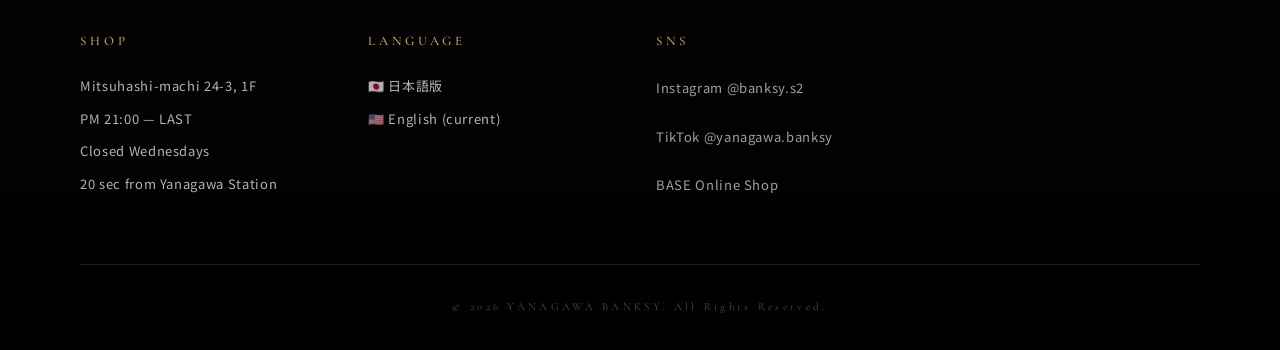
<file: index-en.html>
<!DOCTYPE html>
<html lang="en">
<head>
  <meta charset="UTF-8" />
  <meta name="viewport" content="width=device-width, initial-scale=1.0" />
  <meta name="google-site-verification" content="dSbMjBkwGF0XG8jXtN3kdjqoQiC5pMFc0-0tf2VDewg" />

  <!-- Google Analytics 4 -->
  <script async src="https://www.googletagmanager.com/gtag/js?id=G-PSTJRFPBBK"></script>
  <script>
    window.dataLayer = window.dataLayer || [];
    function gtag(){dataLayer.push(arguments);}
    gtag('js', new Date());
    gtag('config', 'G-PSTJRFPBBK');
  </script>
  <!-- ===== Microsoft Clarity ===== -->
  <script type="text/javascript">
    (function(c,l,a,r,i,t,y){
        c[a]=c[a]||function(){(c[a].q=c[a].q||[]).push(arguments)};
        t=l.createElement(r);t.async=1;t.src="https://www.clarity.ms/tag/"+i;
        y=l.getElementsByTagName(r)[0];y.parentNode.insertBefore(t,y);
    })(window, document, "clarity", "script", "x25u7n0b42");
  </script>

  <title>YANAGAWA BANKSY | Yanagawa MIX BAR & Lounge | 20 seconds from Yanagawa Station</title>
  <meta name="description" content="YANAGAWA BANKSY — A new-concept MIX BAR in Yanagawa, Fukuoka. All-you-can-drink set from ¥2,900 (men) / ¥2,000 (ladies). Friendly cast, karaoke, champagne. Only 20 seconds walk from Yanagawa Station. Open PM 9:00 ~ LAST, closed Wednesdays." />
  <meta name="keywords" content="Yanagawa nightlife, Yanagawa bar, Yanagawa MIX BAR, Fukuoka bar, Yanagawa drinks, karaoke bar Yanagawa, BANKSY Yanagawa, Yanagawa girls bar, Yanagawa lounge, all you can drink Yanagawa, Fukuoka south nightlife, Yanagawa station bar" />
  <meta name="robots" content="index, follow, max-image-preview:large" />
  <meta name="referrer" content="strict-origin-when-cross-origin" />
  <link rel="canonical" href="https://banksy-s2.github.io/index-en.html" />

  <!-- hreflang -->
  <link rel="alternate" hreflang="ja" href="https://banksy-s2.github.io/" />
  <link rel="alternate" hreflang="en" href="https://banksy-s2.github.io/index-en.html" />
  <link rel="alternate" hreflang="x-default" href="https://banksy-s2.github.io/" />

  <meta property="og:type" content="website" />
  <meta property="og:site_name" content="YANAGAWA BANKSY" />
  <meta property="og:title" content="YANAGAWA BANKSY | Yanagawa MIX BAR (EN)" />
  <meta property="og:description" content="A new-concept MIX BAR 20 seconds from Yanagawa Station. All-you-can-drink ¥2,900 / ¥2,000." />
  <meta property="og:url" content="https://banksy-s2.github.io/index-en.html" />
  <meta property="og:image" content="https://banksy-s2.github.io/og-image.jpg" />
  <meta property="og:locale" content="en_US" />
  <meta property="og:locale:alternate" content="ja_JP" />

  <meta name="twitter:card" content="summary_large_image" />
  <meta name="twitter:title" content="YANAGAWA BANKSY | Yanagawa MIX BAR" />
  <meta name="twitter:description" content="20 seconds from Yanagawa Station. All-you-can-drink ¥2,900 / ¥2,000." />
  <meta name="twitter:image" content="https://banksy-s2.github.io/og-image.jpg" />

  <link rel="icon" href="favicon.svg" type="image/svg+xml" />
  <link rel="preconnect" href="https://fonts.googleapis.com" />
  <link rel="preconnect" href="https://fonts.gstatic.com" crossorigin />
  <link href="https://fonts.googleapis.com/css2?family=Cormorant+Garamond:ital,wght@0,300;0,400;0,500;0,700;1,400;1,500;1,700&family=Noto+Sans+JP:wght@300;400;500;700&display=swap" rel="stylesheet" />
  <link rel="stylesheet" href="styles.css" />

  <!-- JSON-LD: NightClub (English) -->
  <script type="application/ld+json">
  {
    "@context": "https://schema.org",
    "@type": ["NightClub", "BarOrPub"],
    "@id": "https://banksy-s2.github.io/index-en.html#business",
    "name": "YANAGAWA BANKSY",
    "alternateName": ["Yanagawa Banksy", "YANAGAWA BANKSY MIX BAR"],
    "description": "A new-concept MIX BAR in Yanagawa, Fukuoka. All-you-can-drink set ¥2,900 (men) / ¥2,000 (ladies). Only 20 seconds walk from Yanagawa Station.",
    "url": "https://banksy-s2.github.io/index-en.html",
    "image": "https://banksy-s2.github.io/og-image.jpg",
    "inLanguage": "en",
    "priceRange": "¥¥",
    "currenciesAccepted": "JPY",
    "paymentAccepted": "Cash, Credit Card",
    "address": {
      "@type": "PostalAddress",
      "streetAddress": "Mitsuhashi-machi 24-3, 1F",
      "addressLocality": "Yanagawa",
      "addressRegion": "Fukuoka",
      "postalCode": "832-0814",
      "addressCountry": "JP"
    },
    "geo": { "@type": "GeoCoordinates", "latitude": 33.163, "longitude": 130.408 },
    "openingHoursSpecification": [{
      "@type": "OpeningHoursSpecification",
      "dayOfWeek": ["Monday","Tuesday","Thursday","Friday","Saturday","Sunday"],
      "opens": "21:00",
      "closes": "03:00"
    }],
    "sameAs": [
      "https://www.instagram.com/banksy.s2/",
      "https://www.tiktok.com/@yanagawa.banksy",
      "https://banksybanksy.base.shop/"
    ]
  }
  </script>
</head>
<body>

  <div class="grain" aria-hidden="true"></div>

  <!-- HEADER -->
  <header class="site-header">
    <a href="index-en.html" class="brand">
      <div class="brand-logo">
        <span class="brand-en">YANAGAWA</span>
        <span class="brand-sub">— BANKSY —</span>
        <span class="brand-banksy">BANKSY</span>
      </div>
    </a>
    <nav class="nav" aria-label="Primary navigation">
      <a href="#about">ABOUT</a>
      <a href="#cast">CAST</a>
      <a href="#system">PRICE</a>
      <a href="#faq">FAQ</a>
      <a href="#access">ACCESS</a>
      <a href="index.html" class="lang-switch" aria-label="日本語版へ切替">🇯🇵 JP</a>
    </nav>
  </header>

  <main id="main-content">

  <!-- HERO -->
  <section class="hero" id="top">
    <div class="hero-grain"></div>
    <div class="hero-bg"></div>

    <div class="hero-stage">
      <p class="hero-eyebrow"><span>・</span>YANAGAWA NEW MIX BAR<span>・</span></p>
      <h1 class="hero-title">
        <span class="hero-line line-1">YANAGAWA</span>
        <span class="hero-divider"><svg width="200" height="20"><use href="#ornament"/></svg></span>
        <span class="hero-line line-2">BANKSY</span>
      </h1>
      <p class="hero-tag">Light up the Yanagawa night.</p>
      <p class="hero-jp">A new-concept MIX BAR where friendly cast,<br /> all-you-can-drink, and BANKSY-style art collide.</p>
      <div class="hero-actions">
        <a class="btn btn-primary magnetic" href="#system">
          <span>VIEW PRICE</span>
        </a>
        <a class="btn btn-ghost magnetic" href="https://www.instagram.com/banksy.s2/" target="_blank" rel="noopener">
          <span>BOOK VIA INSTAGRAM</span>
        </a>
      </div>
    </div>

    <div class="hero-meta" aria-hidden="true">
      <div class="meta-cell">
        <span class="meta-num">2024</span>
        <span class="meta-label">EST.</span>
      </div>
      <div class="meta-cell">
        <span class="meta-num">21:00</span>
        <span class="meta-label">OPEN</span>
      </div>
      <div class="meta-cell">
        <span class="meta-num">20s</span>
        <span class="meta-label">FROM STATION</span>
      </div>
    </div>

    <div class="scroll-indicator"><span>SCROLL</span><i></i></div>
  </section>

  <!-- ABOUT -->
  <section class="section dark" id="about">
    <div class="container">
      <div class="section-head">
        <span class="kicker">— ABOUT —</span>
        <h2 class="section-title">A new nightspot<br />in Yanagawa, Fukuoka.</h2>
        <p class="section-sub">YANAGAWA BANKSY ／ NEW MIX BAR</p>
      </div>
      <div class="about-grid">
        <div class="about-art">
          <div class="about-quote">
            <span class="quote-mark">&ldquo;</span>
            <p class="quote-text">Light up<br />the Yanagawa night.</p>
            <span class="quote-en">— YANAGAWA NEW MIX BAR</span>
          </div>
        </div>
        <div class="about-text">
          <p class="lead">
            YANAGAWA BANKSY is a <strong>new-concept MIX BAR</strong> in Mitsuhashi-machi, Yanagawa, Fukuoka.
            Drop in casually with friendly cast and an all-you-can-drink set — Yanagawa's first
            laid-back yet upscale night spot. <strong>Just 20 seconds walk from Yanagawa Station</strong>,
            marked by warm pink neon.
          </p>
          <p>
            Solo travelers, friends, dates, ladies' night, after-parties, business gatherings —
            all welcome. Men and women alike. Reasonable prices. Everyone gets to shine.
          </p>
          <p class="about-tourist">
            <strong>Yanagawa tourists welcome.</strong> Perfect for an after-canal-tour drink, after-unagi dinner,
            or a relaxed glass at your hotel/ryokan evening. 20 seconds from the station — you can't miss it.
          </p>
        </div>
      </div>
    </div>
  </section>

  <!-- PRICE -->
  <section class="section system-section" id="system">
    <div class="container">
      <div class="section-head light">
        <span class="kicker">— PRICE —</span>
        <h2 class="section-title">Clear pricing, casual vibe</h2>
        <p class="section-sub">SIMPLE & TRANSPARENT</p>
      </div>

      <div class="price-main">
        <article class="price-card men">
          <header class="price-card-head">
            <span class="price-card-tag">FOR MEN</span>
            <span class="price-card-jp">Men's Set</span>
          </header>
          <div class="price-card-body">
            <div class="price-amount-wrap">
              <span class="price-currency">¥</span>
              <span class="price-amount">2,900</span>
              <span class="price-unit">/ 60 min</span>
            </div>
            <p class="price-tax-incl">Tax incl. <strong>¥3,190</strong></p>
          </div>
          <div class="price-card-incl">
            <span class="price-incl-label">INCLUDED</span>
            <ul>
              <li>Cocktails</li>
              <li>Shochu (4 types)</li>
              <li>Lemon sour / Chu-hi</li>
              <li>Soft drinks</li>
            </ul>
          </div>
        </article>

        <article class="price-card lady">
          <header class="price-card-head">
            <span class="price-card-tag">FOR LADIES</span>
            <span class="price-card-jp">Ladies' Set</span>
          </header>
          <div class="price-card-body">
            <div class="price-amount-wrap">
              <span class="price-currency">¥</span>
              <span class="price-amount">2,000</span>
              <span class="price-unit">/ 60 min</span>
            </div>
            <p class="price-tax-incl">Tax incl. <strong>¥2,200</strong></p>
          </div>
          <div class="price-card-incl">
            <span class="price-incl-label">INCLUDED</span>
            <ul>
              <li>Cocktails</li>
              <li>Shochu (4 types)</li>
              <li>Lemon sour / Chu-hi</li>
              <li>Soft drinks</li>
            </ul>
          </div>
        </article>
      </div>

      <div class="price-upgrade">
        <div class="upgrade-badge">+ OPTION</div>
        <div class="upgrade-body">
          <h4>Add draft beer &amp; highball all-you-can-drink</h4>
          <p>Add just <strong>¥1,000</strong> and your set covers draft beer and highballs too.</p>
        </div>
      </div>

      <div class="price-options">
        <h3 class="price-options-title">
          <span class="kicker-mini">— OPTIONS —</span>
          Other charges
        </h3>
        <div class="option-grid">
          <div class="option-item">
            <span class="option-name">Extension</span>
            <span class="option-en">EXTEND</span>
            <span class="option-price">¥1,500<small>/ 30min</small></span>
          </div>
          <div class="option-item">
            <span class="option-name">Nomination</span>
            <span class="option-en">PICK A CAST</span>
            <span class="option-price">¥1,000</span>
          </div>
          <div class="option-item">
            <span class="option-name">Karaoke</span>
            <span class="option-en">1 SONG</span>
            <span class="option-price">¥200</span>
          </div>
          <div class="option-item">
            <span class="option-name">Cast drink</span>
            <span class="option-en">DRINK FOR CAST</span>
            <span class="option-price">¥1,000<small>~</small></span>
          </div>
          <div class="option-item">
            <span class="option-name">Champagne</span>
            <span class="option-en">CHAMPAGNE</span>
            <span class="option-price">¥10,000<small>~</small></span>
          </div>
          <div class="option-item">
            <span class="option-name">Champagne tower</span>
            <span class="option-en">SPECIAL ORDER</span>
            <span class="option-price ask-small">ASK</span>
          </div>
        </div>
      </div>

      <p class="system-foot">
        ※ Prices exclude tax. <strong>10% TAX</strong> applied at checkout.<br />
        ※ Credit cards accepted with <strong>no surcharge</strong>. No bottle keep.
      </p>
    </div>
  </section>

  <!-- FAQ -->
  <section class="section faq-section" id="faq">
    <div class="container narrow">
      <div class="section-head light">
        <span class="kicker">— FAQ —</span>
        <h2 class="section-title">Frequently Asked Questions</h2>
      </div>
      <div class="faq-list">
        <details class="faq-item" open>
          <summary>
            <span class="faq-q">Q</span>
            <span class="faq-question">Is it walkable from Yanagawa Station?</span>
            <span class="faq-toggle" aria-hidden="true">+</span>
          </summary>
          <div class="faq-answer">
            <p>Yes — only <strong>20 seconds on foot</strong> from Yanagawa Station. Look for the pink neon sign.</p>
          </div>
        </details>
        <details class="faq-item">
          <summary>
            <span class="faq-q">Q</span>
            <span class="faq-question">Do you accept tourists or first-timers?</span>
            <span class="faq-toggle" aria-hidden="true">+</span>
          </summary>
          <div class="faq-answer">
            <p>Absolutely. Many of our guests are tourists or business travelers visiting Yanagawa for the canal tour or unagi cuisine. Solo travelers warmly welcomed.</p>
          </div>
        </details>
        <details class="faq-item">
          <summary>
            <span class="faq-q">Q</span>
            <span class="faq-question">Are women welcome?</span>
            <span class="faq-toggle" aria-hidden="true">+</span>
          </summary>
          <div class="faq-answer">
            <p>Of course. Ladies' set is <strong>¥2,000 / 60min</strong>, more affordable than the men's price. Mixed groups and solo female guests are equally welcome.</p>
          </div>
        </details>
        <details class="faq-item">
          <summary>
            <span class="faq-q">Q</span>
            <span class="faq-question">Do you take reservations?</span>
            <span class="faq-toggle" aria-hidden="true">+</span>
          </summary>
          <div class="faq-answer">
            <p>Reservations via Instagram DM (<a href="https://www.instagram.com/banksy.s2/" target="_blank" rel="noopener">@banksy.s2</a>) are appreciated, especially for groups, celebrations, or champagne towers.</p>
          </div>
        </details>
        <details class="faq-item">
          <summary>
            <span class="faq-q">Q</span>
            <span class="faq-question">Payment methods?</span>
            <span class="faq-toggle" aria-hidden="true">+</span>
          </summary>
          <div class="faq-answer">
            <p>Cash and major credit cards. <strong>No card surcharge.</strong></p>
          </div>
        </details>
      </div>
    </div>
  </section>

  <!-- ACCESS -->
  <section class="section dark access-section" id="access">
    <div class="container">
      <div class="section-head">
        <span class="kicker">— ACCESS —</span>
        <h2 class="section-title">ACCESS</h2>
        <p class="section-sub">20 seconds from Yanagawa Station</p>
      </div>
      <div class="access-grid">
        <div class="access-text">
          <h3>Mitsuhashi-machi 24-3, 1F<br />Yanagawa City, Fukuoka 832-0814</h3>
          <p>Pink neon as your beacon. Drop by anytime.</p>
          <ul class="access-distance">
            <li class="hero-access"><span>Yanagawa Station</span><em>20 sec walk</em></li>
          </ul>
          <a class="btn btn-outline" href="https://www.google.com/maps/search/?api=1&query=Mitsuhashi-machi+24-3+Yanagawa+Fukuoka" target="_blank" rel="noopener">
            <span>Open in Google Maps</span>
          </a>
        </div>
        <div class="access-map">
          <iframe
            src="https://maps.google.com/maps?q=Mitsuhashi-machi+24-3+Yanagawa+Fukuoka&hl=en&z=16&output=embed"
            width="100%" height="100%" style="border:0;"
            allowfullscreen="" loading="lazy"
            referrerpolicy="no-referrer-when-downgrade"
            title="YANAGAWA BANKSY location map">
          </iframe>
        </div>
      </div>
    </div>
  </section>

  </main>

  <!-- FOOTER -->
  <footer class="site-footer">
    <div class="container">
      <div class="footer-brand">
        <div class="brand-logo">
          <span class="brand-en">YANAGAWA</span>
          <span class="brand-sub">— 柳 川 —</span>
          <span class="brand-banksy">BANKSY</span>
        </div>
        <p class="footer-tag">Light up the Yanagawa night.</p>
      </div>
      <div class="footer-cols">
        <div>
          <h4>SHOP</h4>
          <ul>
            <li>Mitsuhashi-machi 24-3, 1F</li>
            <li>PM 21:00 — LAST</li>
            <li>Closed Wednesdays</li>
            <li>20 sec from Yanagawa Station</li>
          </ul>
        </div>
        <div>
          <h4>LANGUAGE</h4>
          <ul>
            <li><a href="index.html">🇯🇵 日本語版</a></li>
            <li><a href="index-en.html">🇺🇸 English (current)</a></li>
          </ul>
        </div>
        <div>
          <h4>SNS</h4>
          <ul class="sns">
            <li><a href="https://www.instagram.com/banksy.s2/" target="_blank" rel="noopener">Instagram @banksy.s2</a></li>
            <li><a href="https://www.tiktok.com/@yanagawa.banksy" target="_blank" rel="noopener">TikTok @yanagawa.banksy</a></li>
            <li><a href="https://banksybanksy.base.shop/" target="_blank" rel="noopener">BASE Online Shop</a></li>
          </ul>
        </div>
      </div>
      <p class="footer-copy">&copy; 2026 YANAGAWA BANKSY. All Rights Reserved.</p>
    </div>
  </footer>

  <!-- Floating TikTok -->
  <a href="https://www.tiktok.com/@yanagawa.banksy" target="_blank" rel="noopener" class="float-tiktok" aria-label="TikTok @yanagawa.banksy">
    <span class="float-tiktok-icon">
      <svg width="22" height="22" viewBox="0 0 24 24" fill="currentColor" aria-hidden="true">
        <path d="M19.59 6.69a4.83 4.83 0 0 1-3.77-4.25V2h-3.45v13.67a2.89 2.89 0 0 1-5.2 1.74 2.89 2.89 0 0 1 2.31-4.64 2.93 2.93 0 0 1 .88.13V9.4a6.84 6.84 0 0 0-1-.05A6.33 6.33 0 0 0 5.8 20.1a6.34 6.34 0 0 0 10.86-4.43V8.92a8.16 8.16 0 0 0 4.77 1.52V7a4.85 4.85 0 0 1-1.84-.31z"/>
      </svg>
    </span>
    <span class="float-tiktok-pulse"></span>
    <span class="float-tiktok-label">TikTok</span>
  </a>

  <svg width="0" height="0" style="position:absolute" aria-hidden="true">
    <defs>
      <symbol id="ornament" viewBox="0 0 200 20">
        <line x1="0" y1="10" x2="80" y2="10" stroke="currentColor" stroke-width="0.5"/>
        <line x1="120" y1="10" x2="200" y2="10" stroke="currentColor" stroke-width="0.5"/>
        <path d="M85 10 L100 4 L115 10 L100 16 Z" fill="none" stroke="currentColor" stroke-width="0.8"/>
        <circle cx="100" cy="10" r="1.5" fill="currentColor"/>
      </symbol>
    </defs>
  </svg>
</body>
</html>
</file>
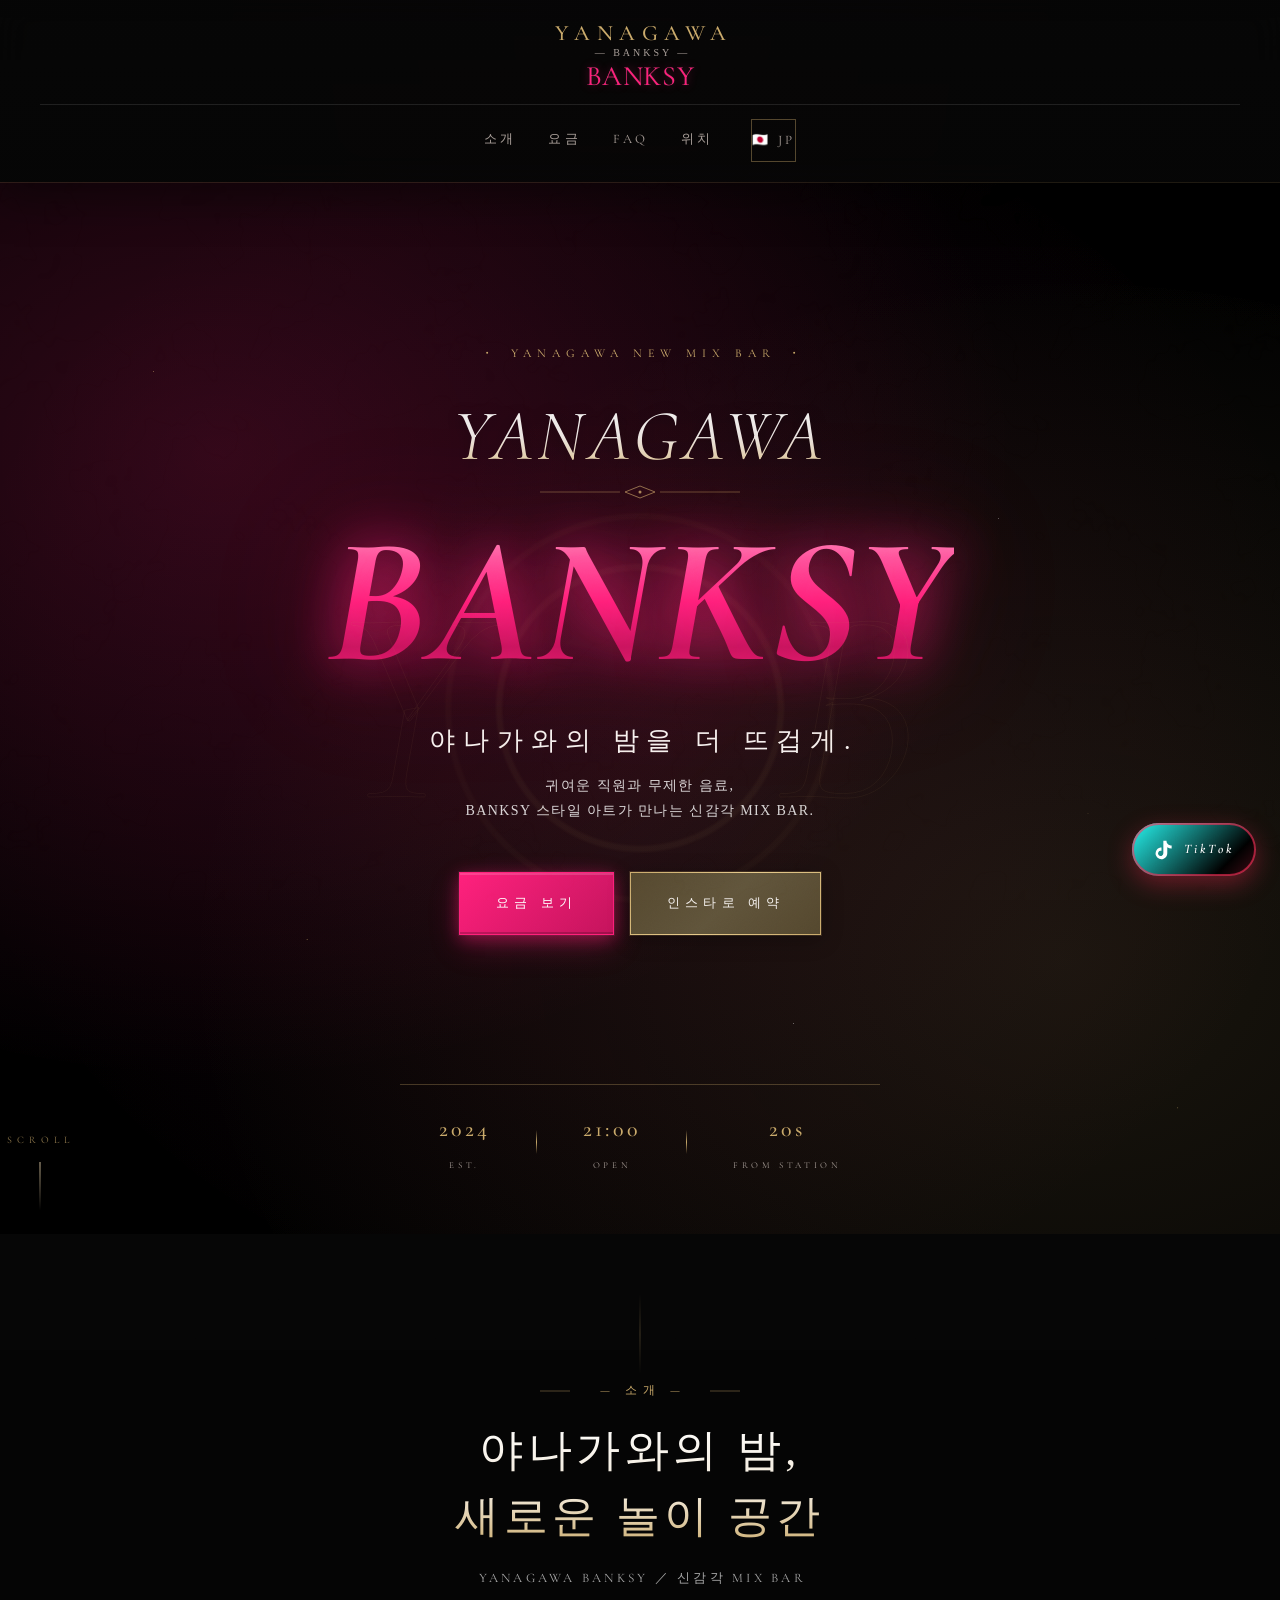
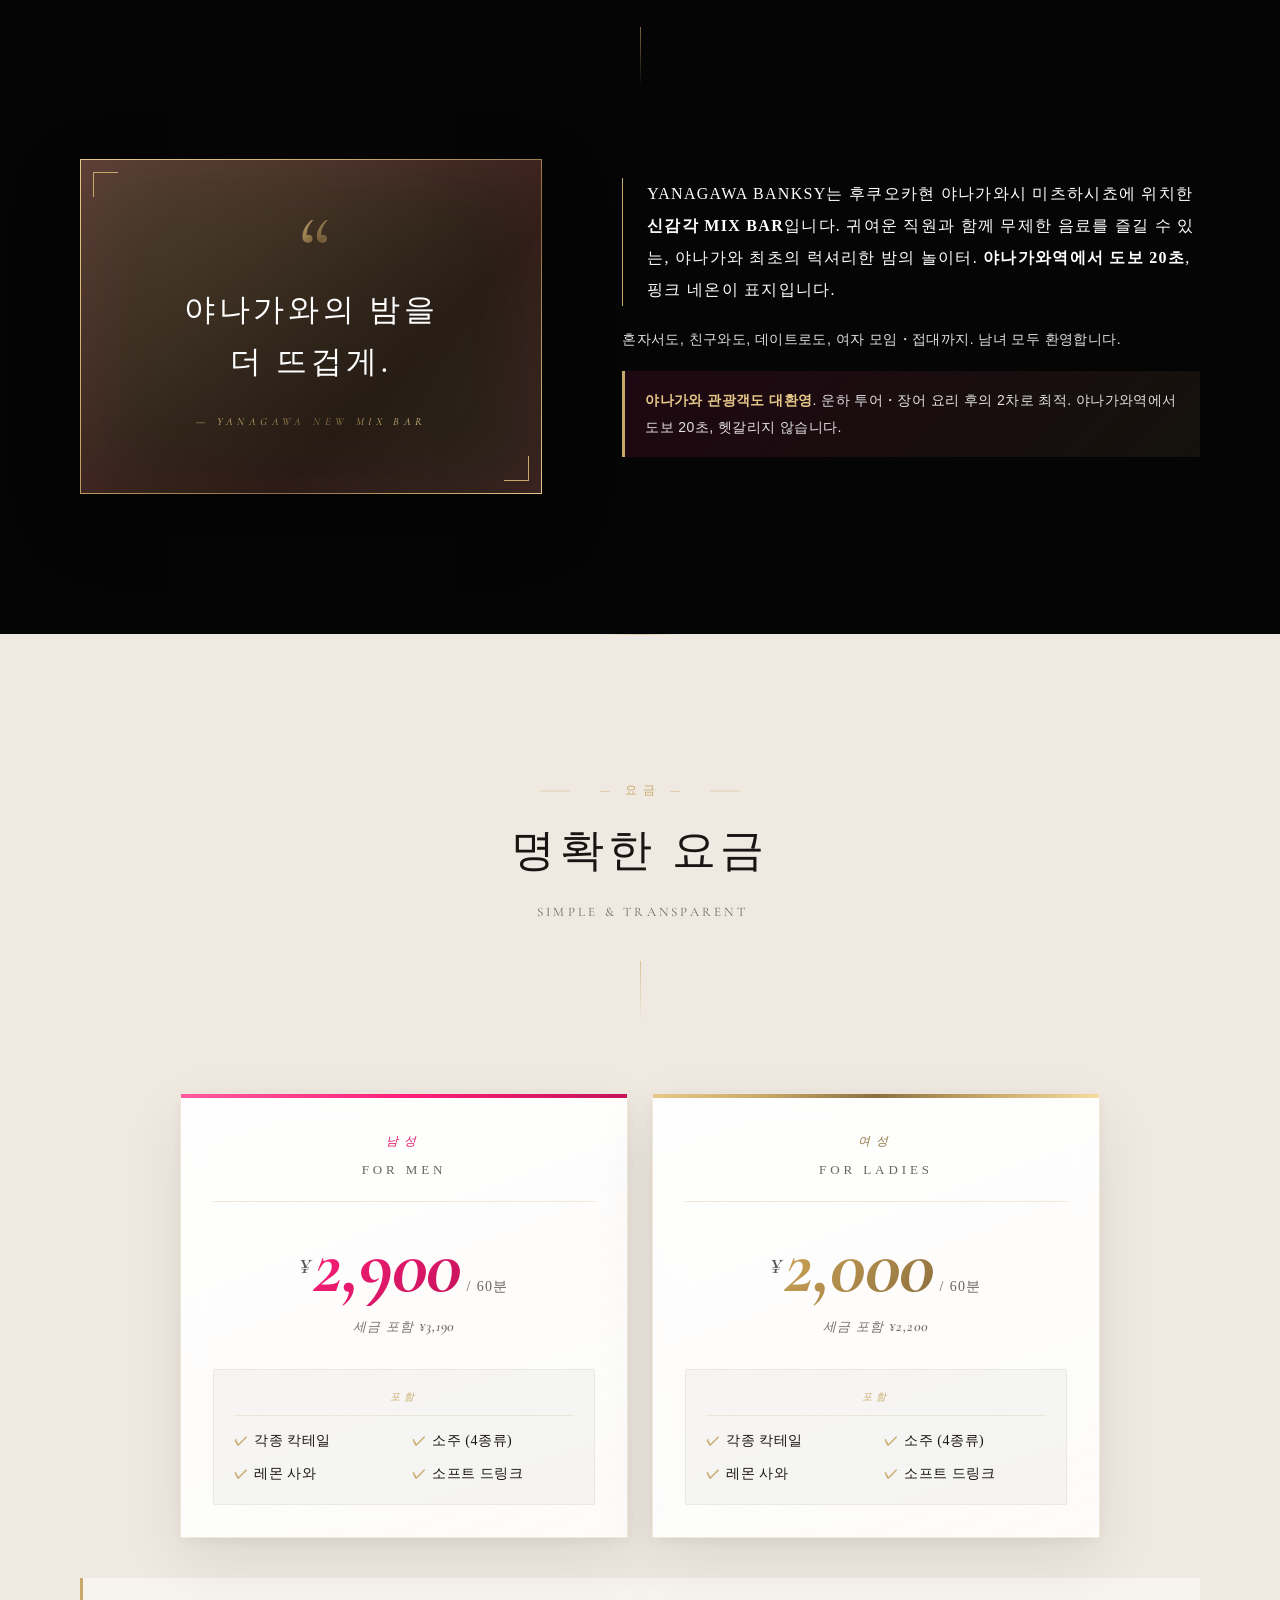
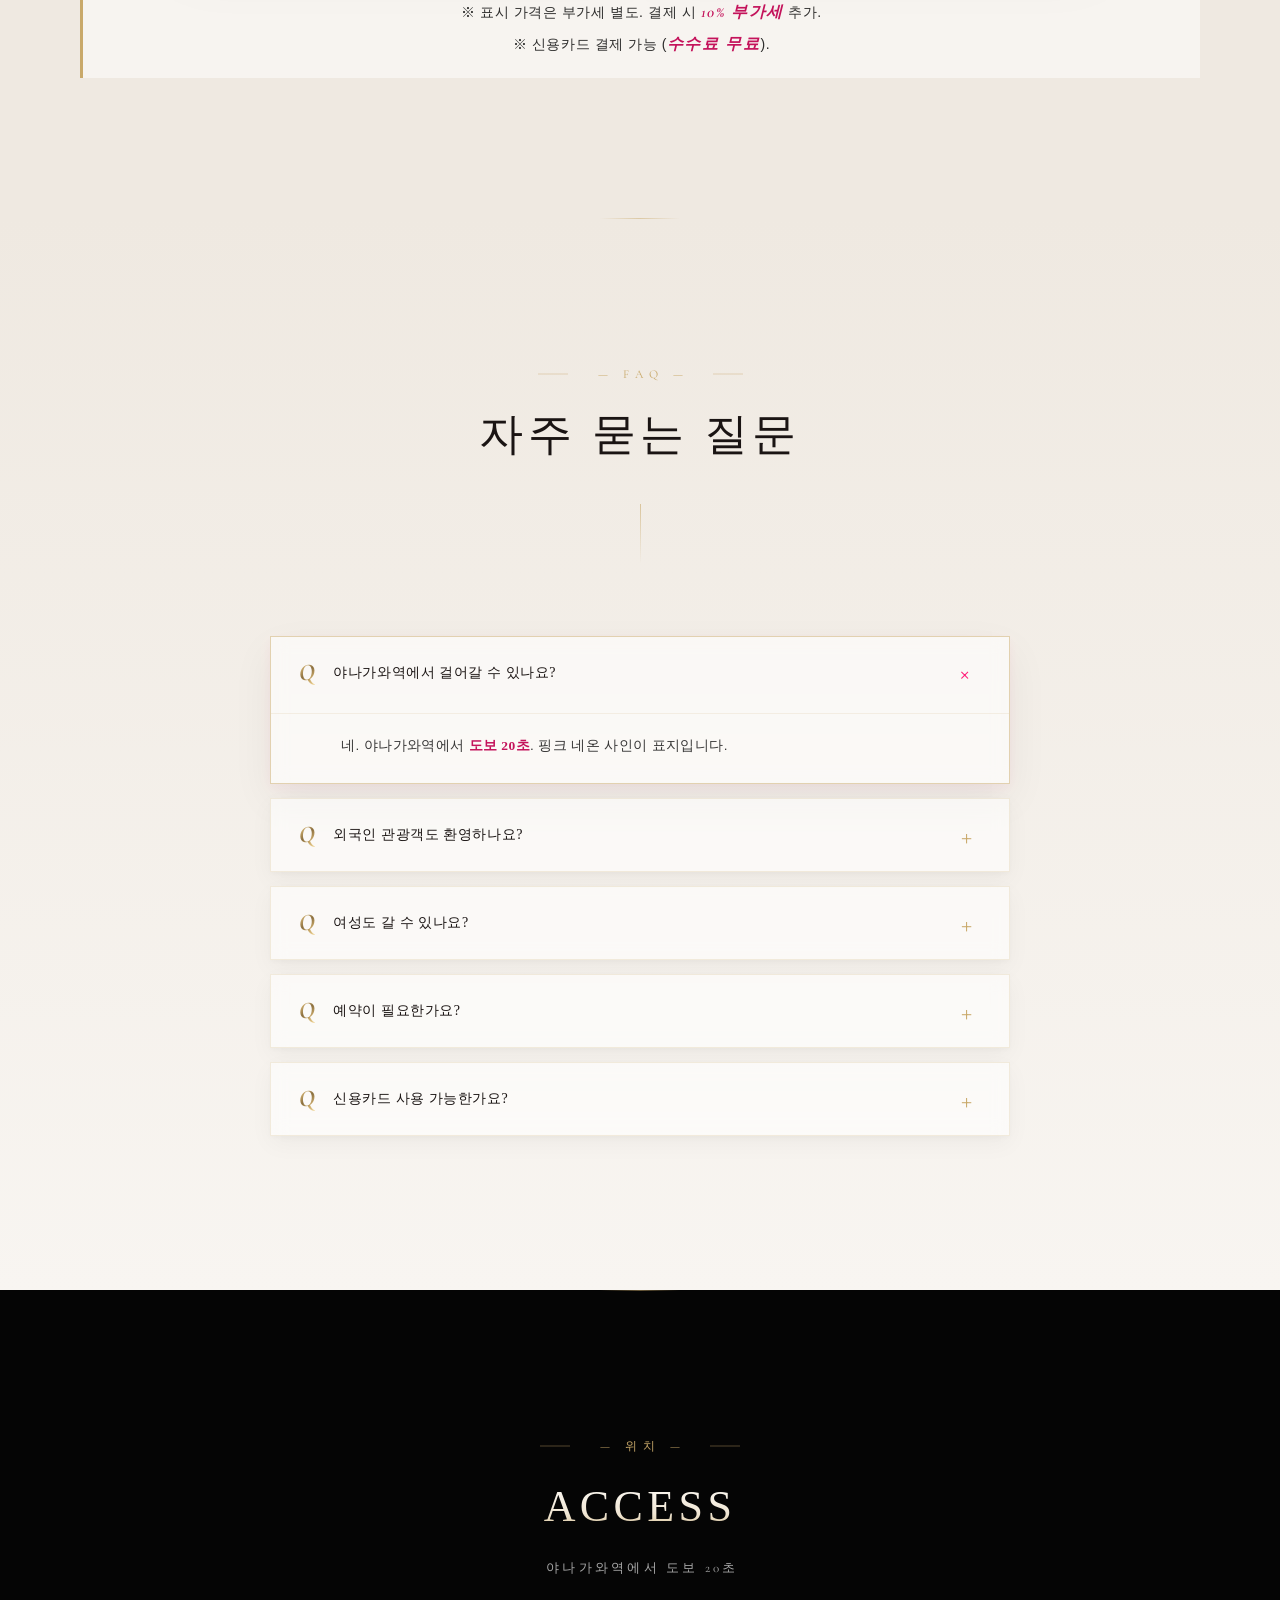
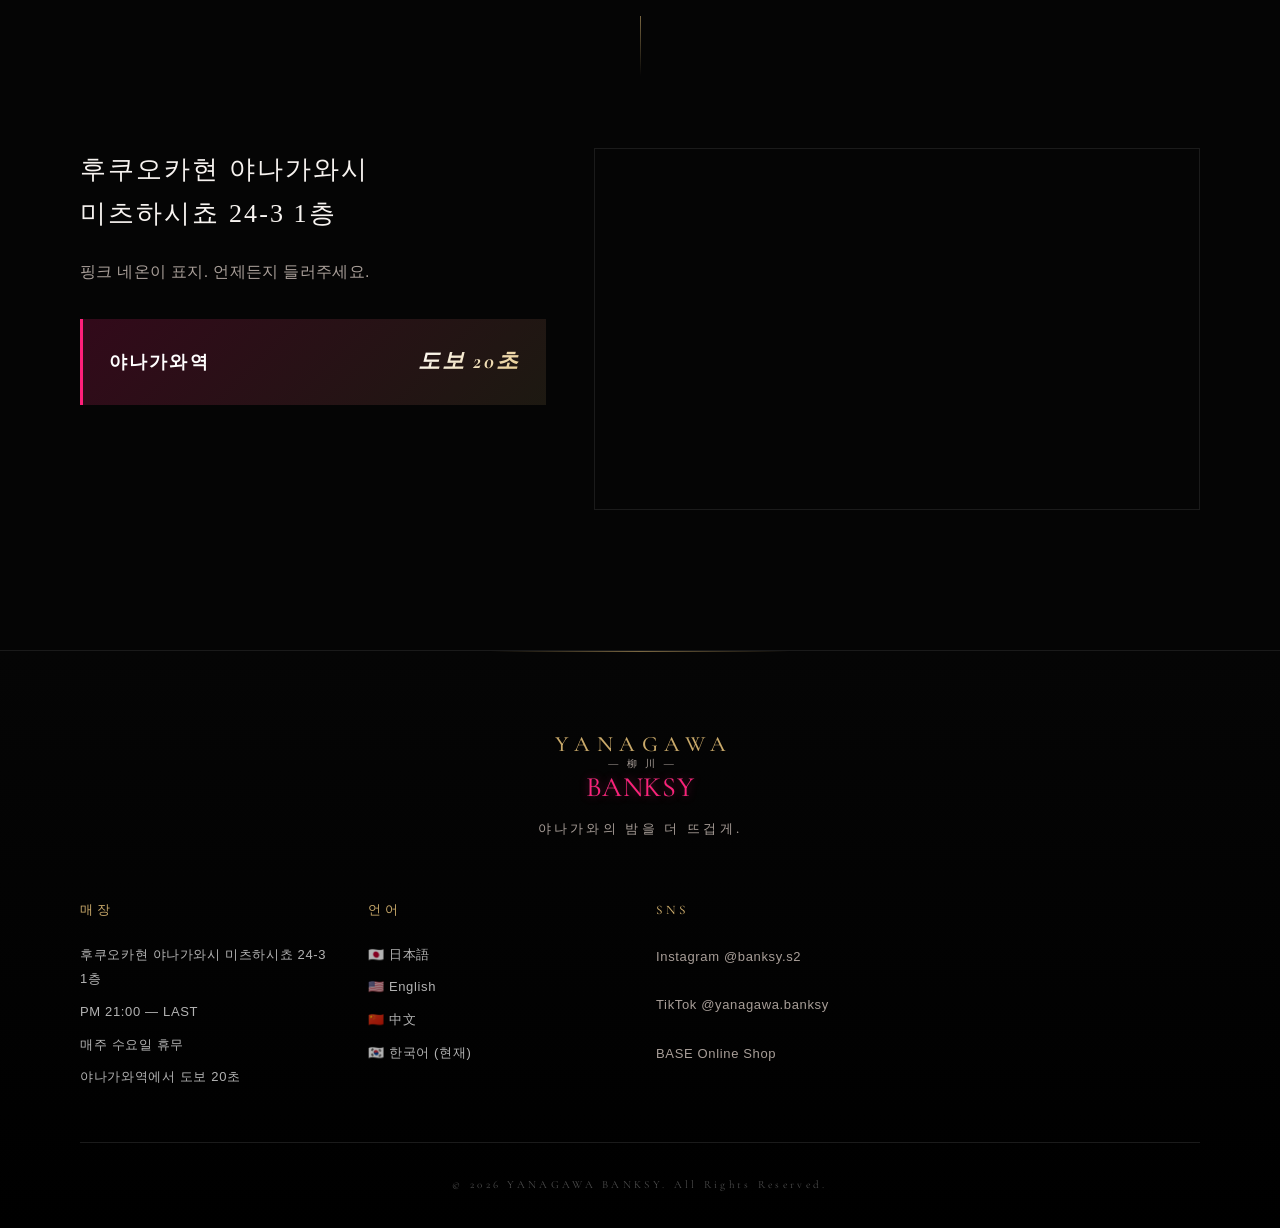
<file: index-ko.html>
<!DOCTYPE html>
<html lang="ko">
<head>
  <meta charset="UTF-8" />
  <meta name="viewport" content="width=device-width, initial-scale=1.0" />
  <meta name="google-site-verification" content="dSbMjBkwGF0XG8jXtN3kdjqoQiC5pMFc0-0tf2VDewg" />

  <script async src="https://www.googletagmanager.com/gtag/js?id=G-PSTJRFPBBK"></script>
  <script>
    window.dataLayer = window.dataLayer || [];
    function gtag(){dataLayer.push(arguments);}
    gtag('js', new Date());
    gtag('config', 'G-PSTJRFPBBK');
  </script>
  <!-- ===== Microsoft Clarity ===== -->
  <script type="text/javascript">
    (function(c,l,a,r,i,t,y){
        c[a]=c[a]||function(){(c[a].q=c[a].q||[]).push(arguments)};
        t=l.createElement(r);t.async=1;t.src="https://www.clarity.ms/tag/"+i;
        y=l.getElementsByTagName(r)[0];y.parentNode.insertBefore(t,y);
    })(window, document, "clarity", "script", "x25u7n0b42");
  </script>

  <title>YANAGAWA BANKSY | 야나가와 MIX BAR | 야나가와역 도보 20초</title>
  <meta name="description" content="YANAGAWA BANKSY — 후쿠오카현 야나가와시 미츠하시쵸의 신감각 MIX BAR. 무제한 음료 세트 남성¥2,900／여성¥2,000. 야나가와역에서 도보 20초. PM21시~LAST, 수요일 정휴." />
  <meta name="keywords" content="야나가와 바, 야나가와 술집, 야나가와 MIX BAR, 야나가와 가라오케, 후쿠오카 바, 야나가와 혼술, 야나가와 관광 밤, 야나가와 여행" />
  <meta name="robots" content="index, follow, max-image-preview:large" />
  <link rel="canonical" href="https://banksy-s2.github.io/index-ko.html" />

  <link rel="alternate" hreflang="ja" href="https://banksy-s2.github.io/" />
  <link rel="alternate" hreflang="en" href="https://banksy-s2.github.io/index-en.html" />
  <link rel="alternate" hreflang="zh-CN" href="https://banksy-s2.github.io/index-zh.html" />
  <link rel="alternate" hreflang="ko" href="https://banksy-s2.github.io/index-ko.html" />
  <link rel="alternate" hreflang="x-default" href="https://banksy-s2.github.io/" />

  <meta property="og:type" content="website" />
  <meta property="og:title" content="YANAGAWA BANKSY | 야나가와 MIX BAR (한국어)" />
  <meta property="og:description" content="야나가와역에서 도보 20초. 무제한 음료 세트 ¥2,900부터." />
  <meta property="og:url" content="https://banksy-s2.github.io/index-ko.html" />
  <meta property="og:image" content="https://banksy-s2.github.io/og-image.jpg" />
  <meta property="og:locale" content="ko_KR" />

  <link rel="icon" href="favicon.svg" type="image/svg+xml" />
  <link rel="preconnect" href="https://fonts.googleapis.com" />
  <link rel="preconnect" href="https://fonts.gstatic.com" crossorigin />
  <link href="https://fonts.googleapis.com/css2?family=Cormorant+Garamond:ital,wght@0,400;0,500;0,700;1,400;1,700&family=Noto+Sans+KR:wght@300;400;500;700&display=swap" rel="stylesheet" />
  <link rel="stylesheet" href="styles.css" />
</head>
<body>
  <div class="grain" aria-hidden="true"></div>

  <header class="site-header">
    <a href="index-ko.html" class="brand">
      <div class="brand-logo">
        <span class="brand-en">YANAGAWA</span>
        <span class="brand-sub">— BANKSY —</span>
        <span class="brand-banksy">BANKSY</span>
      </div>
    </a>
    <nav class="nav">
      <a href="#about">소개</a>
      <a href="#system">요금</a>
      <a href="#faq">FAQ</a>
      <a href="#access">위치</a>
      <a href="index.html" class="lang-switch">🇯🇵 JP</a>
    </nav>
  </header>

  <main id="main-content">
    <section class="hero" id="top">
      <div class="hero-grain"></div>
      <div class="hero-bg"></div>
      <div class="hero-stage">
        <p class="hero-eyebrow"><span>・</span>YANAGAWA NEW MIX BAR<span>・</span></p>
        <h1 class="hero-title">
          <span class="hero-line line-1">YANAGAWA</span>
          <span class="hero-divider"><svg width="200" height="20"><use href="#ornament"/></svg></span>
          <span class="hero-line line-2">BANKSY</span>
        </h1>
        <p class="hero-tag">야나가와의 밤을 더 뜨겁게.</p>
        <p class="hero-jp">귀여운 직원과 무제한 음료,<br />BANKSY 스타일 아트가 만나는 신감각 MIX BAR.</p>
        <div class="hero-actions">
          <a class="btn btn-primary magnetic" href="#system"><span>요금 보기</span></a>
          <a class="btn btn-ghost magnetic" href="https://www.instagram.com/banksy.s2/" target="_blank" rel="noopener"><span>인스타로 예약</span></a>
        </div>
      </div>
      <div class="hero-meta" aria-hidden="true">
        <div class="meta-cell"><span class="meta-num">2024</span><span class="meta-label">EST.</span></div>
        <div class="meta-cell"><span class="meta-num">21:00</span><span class="meta-label">OPEN</span></div>
        <div class="meta-cell"><span class="meta-num">20s</span><span class="meta-label">FROM STATION</span></div>
      </div>
      <div class="scroll-indicator"><span>SCROLL</span><i></i></div>
    </section>

    <section class="section dark" id="about">
      <div class="container">
        <div class="section-head">
          <span class="kicker">— 소개 —</span>
          <h2 class="section-title">야나가와의 밤,<br />새로운 놀이 공간</h2>
          <p class="section-sub">YANAGAWA BANKSY ／ 신감각 MIX BAR</p>
        </div>
        <div class="about-grid">
          <div class="about-art">
            <div class="about-quote">
              <span class="quote-mark">&ldquo;</span>
              <p class="quote-text">야나가와의 밤을<br />더 뜨겁게.</p>
              <span class="quote-en">— YANAGAWA NEW MIX BAR</span>
            </div>
          </div>
          <div class="about-text">
            <p class="lead">
              YANAGAWA BANKSY는 후쿠오카현 야나가와시 미츠하시쵸에 위치한 <strong>신감각 MIX BAR</strong>입니다.
              귀여운 직원과 함께 무제한 음료를 즐길 수 있는, 야나가와 최초의 럭셔리한 밤의 놀이터.
              <strong>야나가와역에서 도보 20초</strong>, 핑크 네온이 표지입니다.
            </p>
            <p>
              혼자서도, 친구와도, 데이트로도, 여자 모임・접대까지. 남녀 모두 환영합니다.
            </p>
            <p class="about-tourist">
              <strong>야나가와 관광객도 대환영</strong>. 운하 투어・장어 요리 후의 2차로 최적.
              야나가와역에서 도보 20초, 헷갈리지 않습니다.
            </p>
          </div>
        </div>
      </div>
    </section>

    <section class="section system-section" id="system">
      <div class="container">
        <div class="section-head light">
          <span class="kicker">— 요금 —</span>
          <h2 class="section-title">명확한 요금</h2>
          <p class="section-sub">SIMPLE &amp; TRANSPARENT</p>
        </div>
        <div class="price-main">
          <article class="price-card men">
            <header class="price-card-head">
              <span class="price-card-tag">남성</span>
              <span class="price-card-jp">FOR MEN</span>
            </header>
            <div class="price-card-body">
              <div class="price-amount-wrap">
                <span class="price-currency">¥</span>
                <span class="price-amount">2,900</span>
                <span class="price-unit">/ 60분</span>
              </div>
              <p class="price-tax-incl">세금 포함 <strong>¥3,190</strong></p>
            </div>
            <div class="price-card-incl">
              <span class="price-incl-label">포함</span>
              <ul>
                <li>각종 칵테일</li>
                <li>소주 (4종류)</li>
                <li>레몬 사와</li>
                <li>소프트 드링크</li>
              </ul>
            </div>
          </article>
          <article class="price-card lady">
            <header class="price-card-head">
              <span class="price-card-tag">여성</span>
              <span class="price-card-jp">FOR LADIES</span>
            </header>
            <div class="price-card-body">
              <div class="price-amount-wrap">
                <span class="price-currency">¥</span>
                <span class="price-amount">2,000</span>
                <span class="price-unit">/ 60분</span>
              </div>
              <p class="price-tax-incl">세금 포함 <strong>¥2,200</strong></p>
            </div>
            <div class="price-card-incl">
              <span class="price-incl-label">포함</span>
              <ul>
                <li>각종 칵테일</li>
                <li>소주 (4종류)</li>
                <li>레몬 사와</li>
                <li>소프트 드링크</li>
              </ul>
            </div>
          </article>
        </div>
        <p class="system-foot">
          ※ 표시 가격은 부가세 별도. 결제 시 <strong>10% 부가세</strong> 추가.<br />
          ※ 신용카드 결제 가능 (<strong>수수료 무료</strong>).
        </p>
      </div>
    </section>

    <section class="section faq-section" id="faq">
      <div class="container narrow">
        <div class="section-head light">
          <span class="kicker">— FAQ —</span>
          <h2 class="section-title">자주 묻는 질문</h2>
        </div>
        <div class="faq-list">
          <details class="faq-item" open>
            <summary><span class="faq-q">Q</span><span class="faq-question">야나가와역에서 걸어갈 수 있나요?</span><span class="faq-toggle">+</span></summary>
            <div class="faq-answer"><p>네. 야나가와역에서 <strong>도보 20초</strong>. 핑크 네온 사인이 표지입니다.</p></div>
          </details>
          <details class="faq-item">
            <summary><span class="faq-q">Q</span><span class="faq-question">외국인 관광객도 환영하나요?</span><span class="faq-toggle">+</span></summary>
            <div class="faq-answer"><p>물론입니다. 야나가와 관광이나 출장 손님이 많이 방문합니다. 혼자 오시는 분도 환영합니다.</p></div>
          </details>
          <details class="faq-item">
            <summary><span class="faq-q">Q</span><span class="faq-question">여성도 갈 수 있나요?</span><span class="faq-toggle">+</span></summary>
            <div class="faq-answer"><p>물론입니다. 여성 요금은 <strong>¥2,000 / 60분</strong>으로 더 저렴합니다. 혼자 오시는 여성분도 환영합니다.</p></div>
          </details>
          <details class="faq-item">
            <summary><span class="faq-q">Q</span><span class="faq-question">예약이 필요한가요?</span><span class="faq-toggle">+</span></summary>
            <div class="faq-answer"><p>인스타그램 DM (<a href="https://www.instagram.com/banksy.s2/" target="_blank" rel="noopener">@banksy.s2</a>)로 예약해주세요.</p></div>
          </details>
          <details class="faq-item">
            <summary><span class="faq-q">Q</span><span class="faq-question">신용카드 사용 가능한가요?</span><span class="faq-toggle">+</span></summary>
            <div class="faq-answer"><p>네, 가능합니다. <strong>수수료 무료</strong>입니다.</p></div>
          </details>
        </div>
      </div>
    </section>

    <section class="section dark access-section" id="access">
      <div class="container">
        <div class="section-head">
          <span class="kicker">— 위치 —</span>
          <h2 class="section-title">ACCESS</h2>
          <p class="section-sub">야나가와역에서 도보 20초</p>
        </div>
        <div class="access-grid">
          <div class="access-text">
            <h3>후쿠오카현 야나가와시<br />미츠하시쵸 24-3 1층</h3>
            <p>핑크 네온이 표지. 언제든지 들러주세요.</p>
            <ul class="access-distance">
              <li class="hero-access"><span>야나가와역</span><em>도보 20초</em></li>
            </ul>
          </div>
          <div class="access-map">
            <iframe src="https://maps.google.com/maps?q=Mitsuhashi-machi+24-3+Yanagawa+Fukuoka&hl=ko&z=16&output=embed" width="100%" height="100%" style="border:0;" allowfullscreen="" loading="lazy" title="YANAGAWA BANKSY 지도"></iframe>
          </div>
        </div>
      </div>
    </section>
  </main>

  <footer class="site-footer">
    <div class="container">
      <div class="footer-brand">
        <div class="brand-logo">
          <span class="brand-en">YANAGAWA</span>
          <span class="brand-sub">— 柳 川 —</span>
          <span class="brand-banksy">BANKSY</span>
        </div>
        <p class="footer-tag">야나가와의 밤을 더 뜨겁게.</p>
      </div>
      <div class="footer-cols">
        <div>
          <h4>매장</h4>
          <ul>
            <li>후쿠오카현 야나가와시 미츠하시쵸 24-3 1층</li>
            <li>PM 21:00 — LAST</li>
            <li>매주 수요일 휴무</li>
            <li>야나가와역에서 도보 20초</li>
          </ul>
        </div>
        <div>
          <h4>언어</h4>
          <ul>
            <li><a href="index.html">🇯🇵 日本語</a></li>
            <li><a href="index-en.html">🇺🇸 English</a></li>
            <li><a href="index-zh.html">🇨🇳 中文</a></li>
            <li><a href="index-ko.html">🇰🇷 한국어 (현재)</a></li>
          </ul>
        </div>
        <div>
          <h4>SNS</h4>
          <ul class="sns">
            <li><a href="https://www.instagram.com/banksy.s2/" target="_blank" rel="noopener">Instagram @banksy.s2</a></li>
            <li><a href="https://www.tiktok.com/@yanagawa.banksy" target="_blank" rel="noopener">TikTok @yanagawa.banksy</a></li>
            <li><a href="https://banksybanksy.base.shop/" target="_blank" rel="noopener">BASE Online Shop</a></li>
          </ul>
        </div>
      </div>
      <p class="footer-copy">&copy; 2026 YANAGAWA BANKSY. All Rights Reserved.</p>
    </div>
  </footer>

  <a href="https://www.tiktok.com/@yanagawa.banksy" target="_blank" rel="noopener" class="float-tiktok">
    <span class="float-tiktok-icon"><svg width="22" height="22" viewBox="0 0 24 24" fill="currentColor"><path d="M19.59 6.69a4.83 4.83 0 0 1-3.77-4.25V2h-3.45v13.67a2.89 2.89 0 0 1-5.2 1.74 2.89 2.89 0 0 1 2.31-4.64 2.93 2.93 0 0 1 .88.13V9.4a6.84 6.84 0 0 0-1-.05A6.33 6.33 0 0 0 5.8 20.1a6.34 6.34 0 0 0 10.86-4.43V8.92a8.16 8.16 0 0 0 4.77 1.52V7a4.85 4.85 0 0 1-1.84-.31z"/></svg></span>
    <span class="float-tiktok-pulse"></span>
    <span class="float-tiktok-label">TikTok</span>
  </a>

  <svg width="0" height="0" style="position:absolute" aria-hidden="true">
    <defs>
      <symbol id="ornament" viewBox="0 0 200 20">
        <line x1="0" y1="10" x2="80" y2="10" stroke="currentColor" stroke-width="0.5"/>
        <line x1="120" y1="10" x2="200" y2="10" stroke="currentColor" stroke-width="0.5"/>
        <path d="M85 10 L100 4 L115 10 L100 16 Z" fill="none" stroke="currentColor" stroke-width="0.8"/>
        <circle cx="100" cy="10" r="1.5" fill="currentColor"/>
      </symbol>
    </defs>
  </svg>
</body>
</html>
</file>
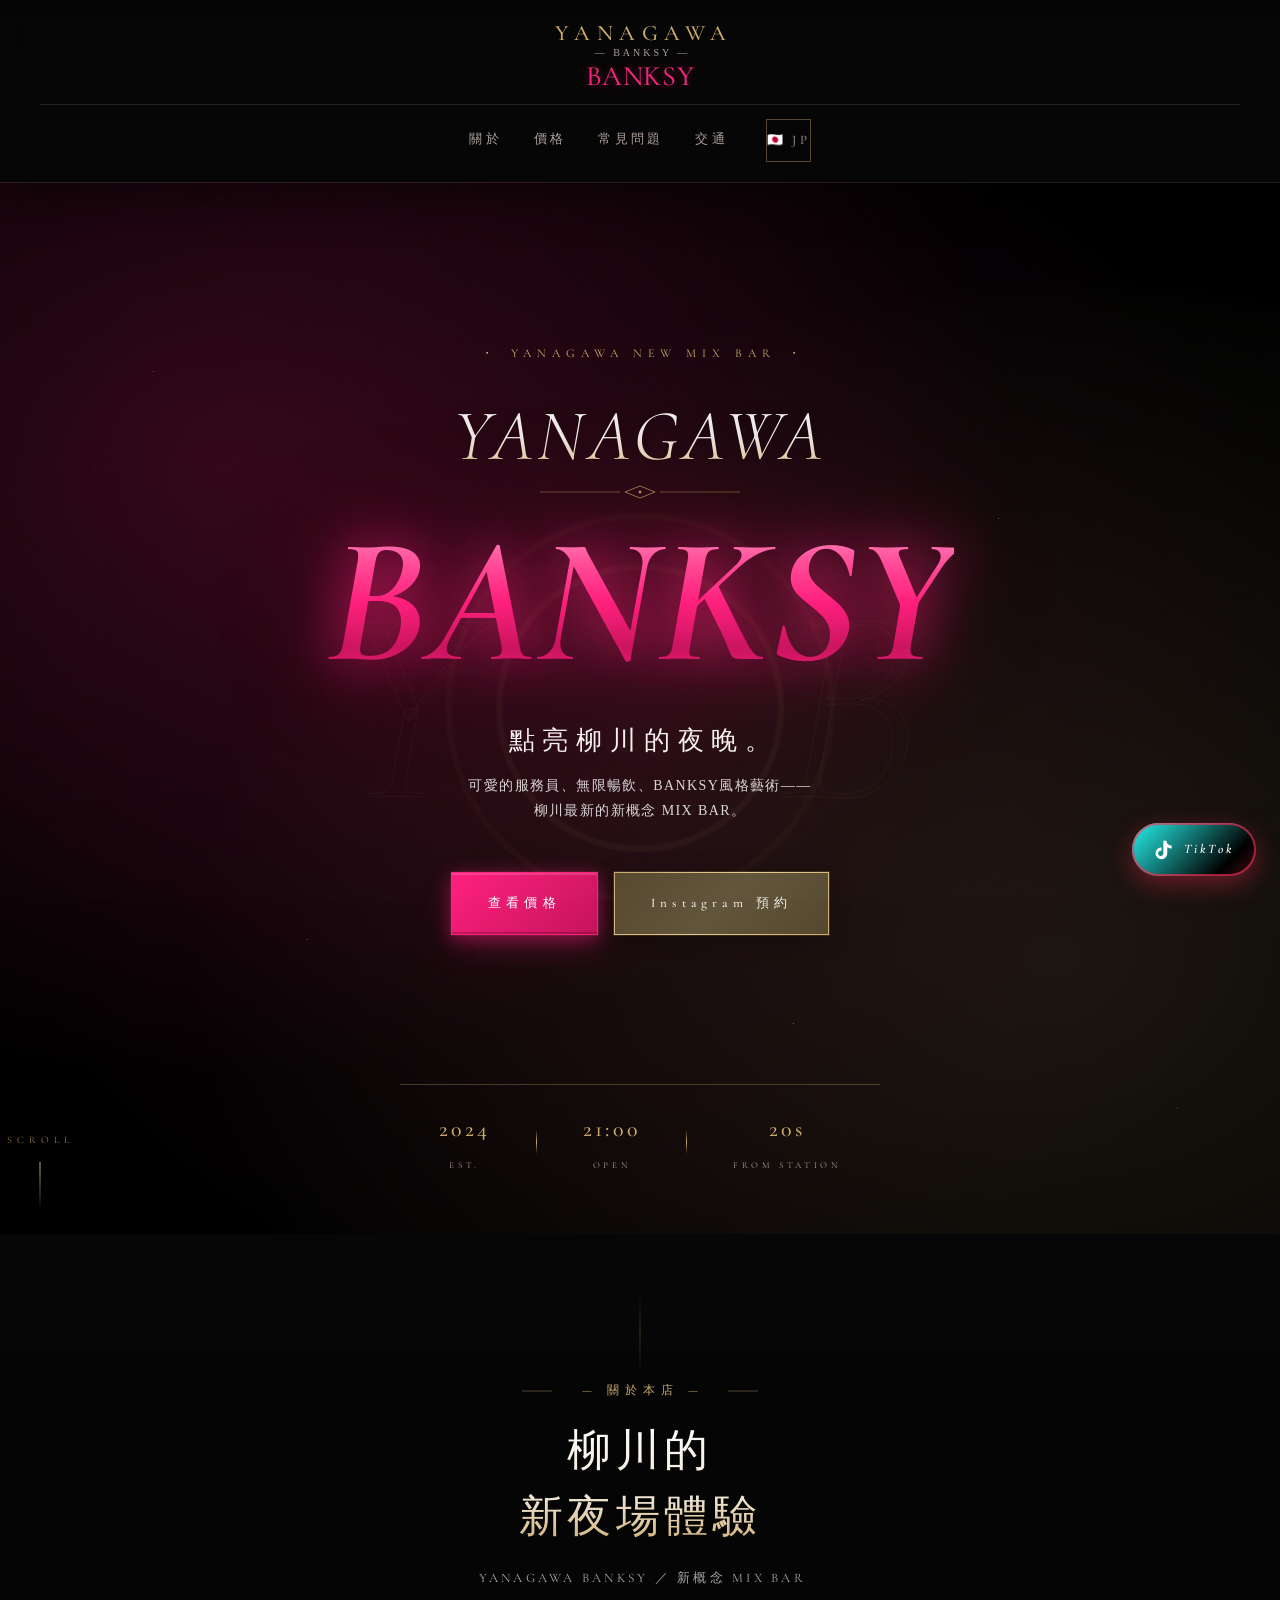
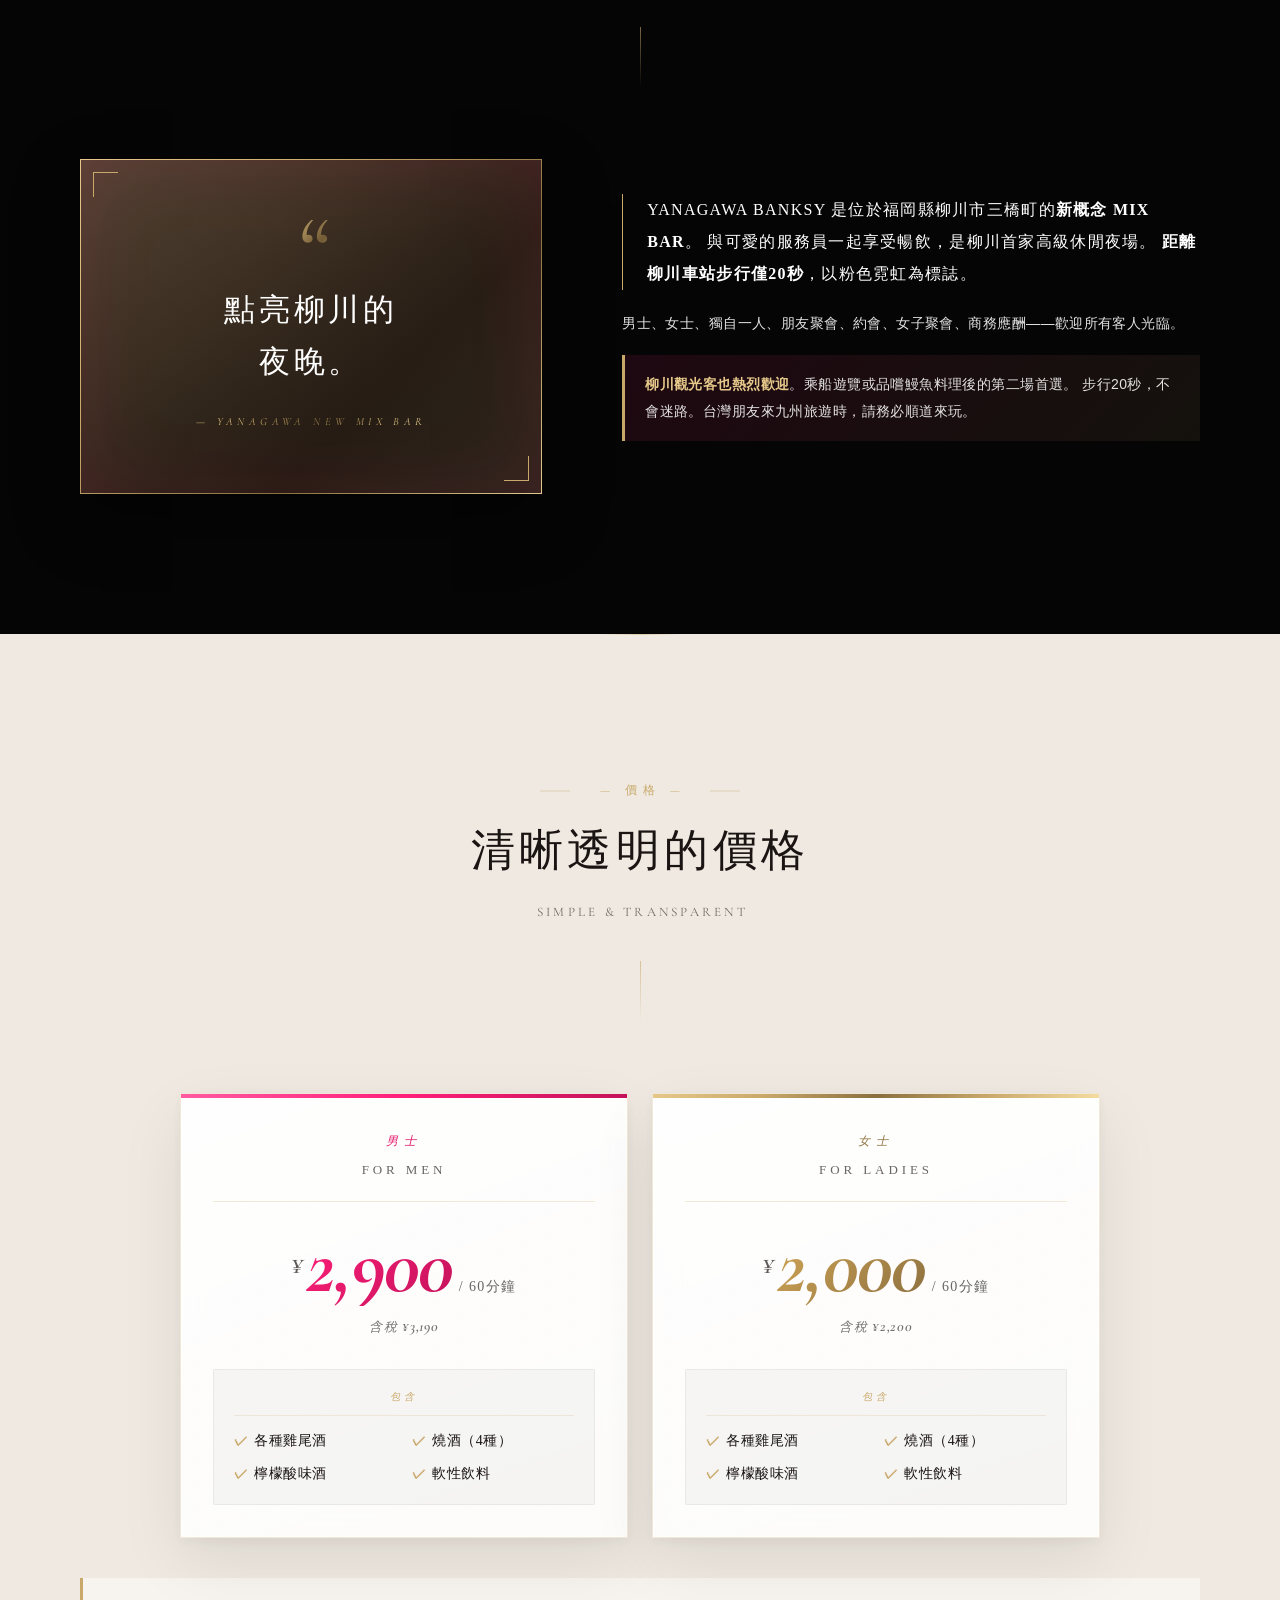
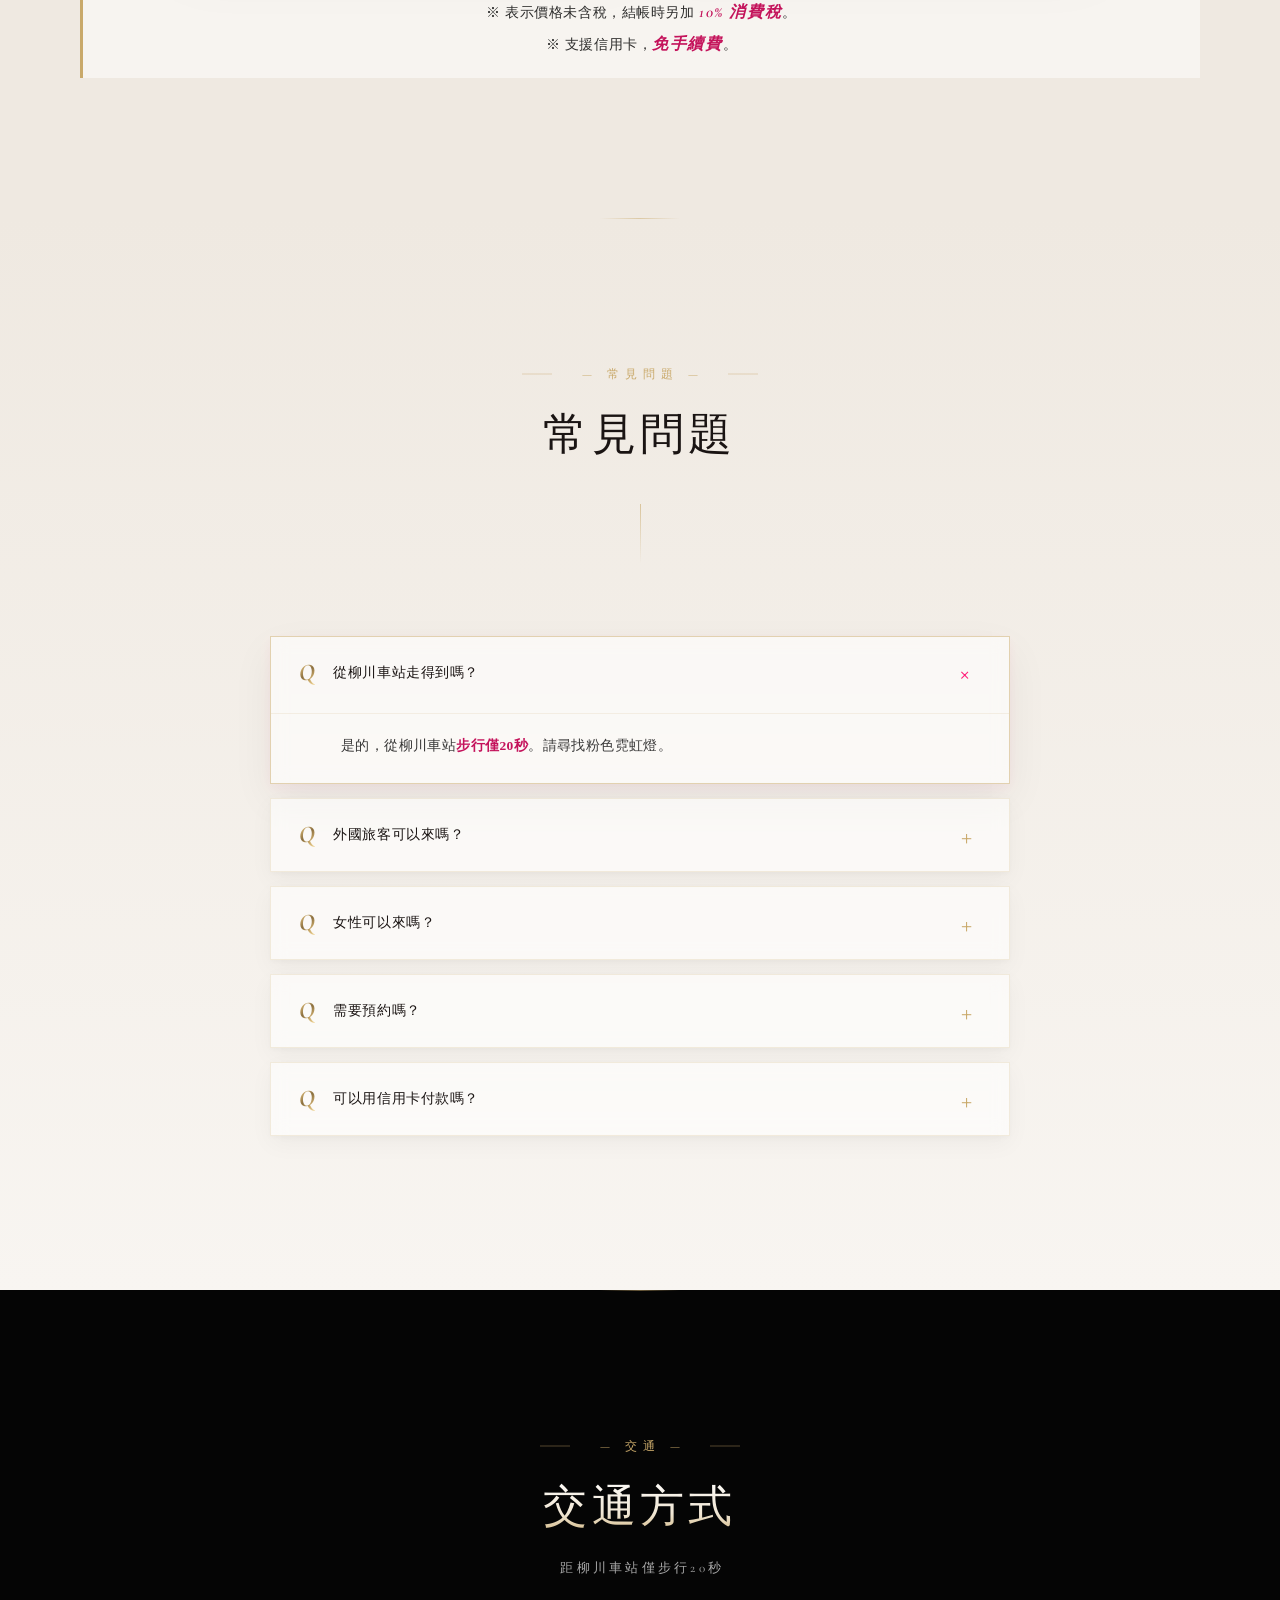
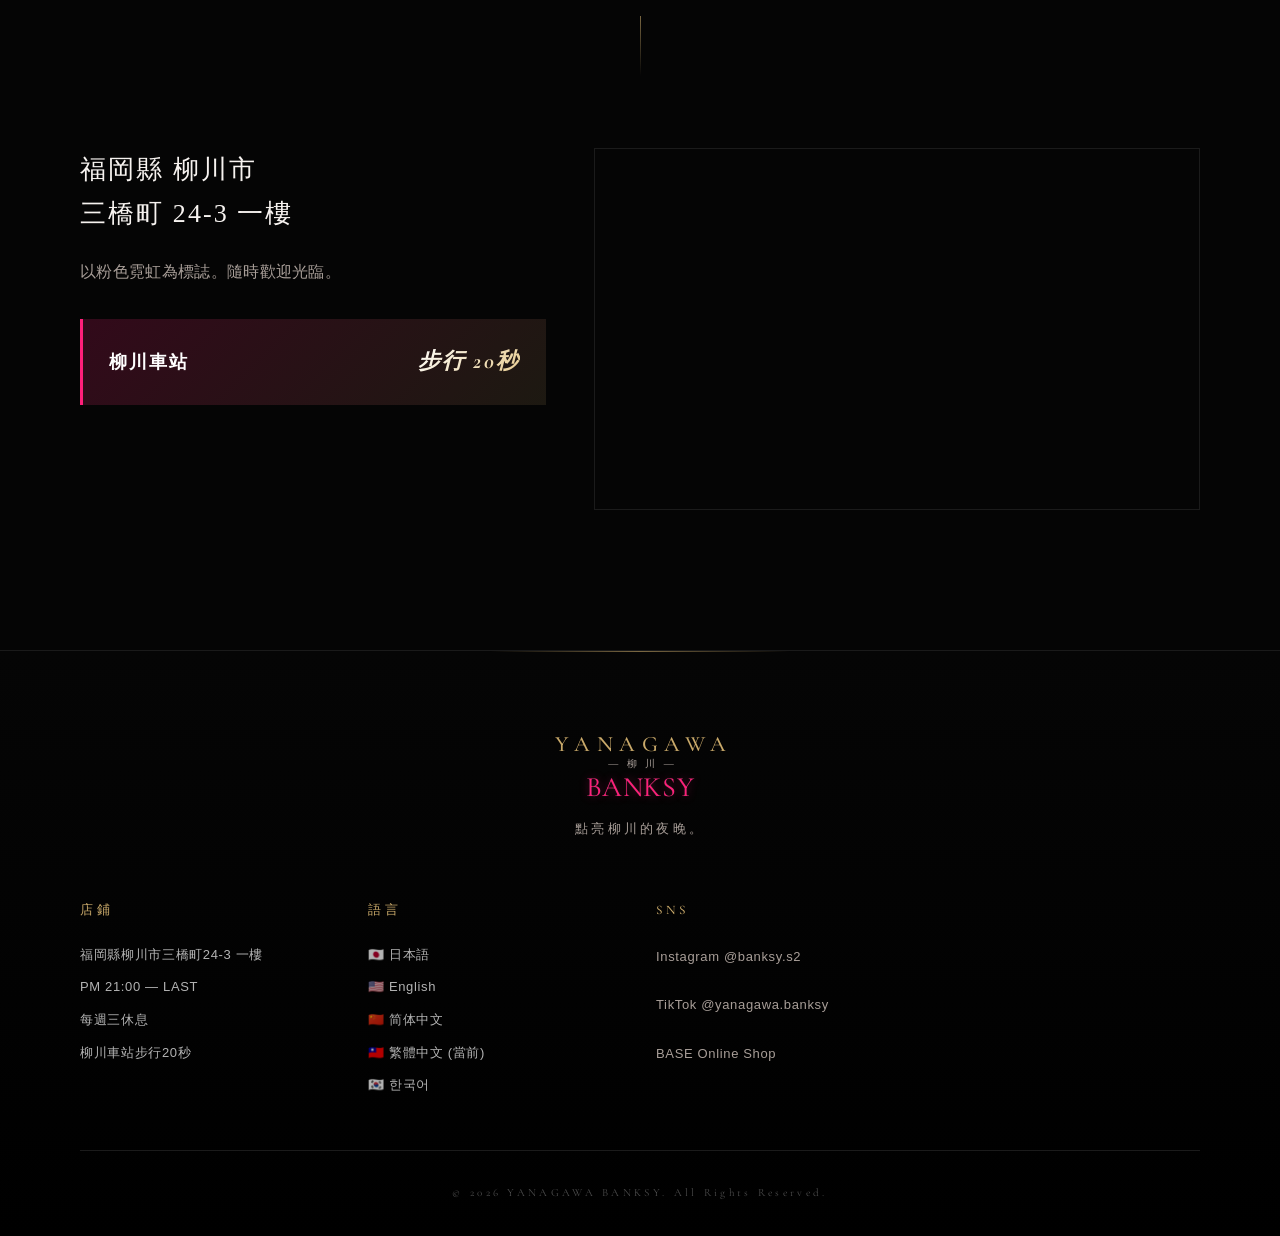
<file: index-tw.html>
<!DOCTYPE html>
<html lang="zh-TW">
<head>
  <meta charset="UTF-8" />
  <meta name="viewport" content="width=device-width, initial-scale=1.0" />
  <meta name="google-site-verification" content="dSbMjBkwGF0XG8jXtN3kdjqoQiC5pMFc0-0tf2VDewg" />

  <script async src="https://www.googletagmanager.com/gtag/js?id=G-PSTJRFPBBK"></script>
  <script>
    window.dataLayer = window.dataLayer || [];
    function gtag(){dataLayer.push(arguments);}
    gtag('js', new Date());
    gtag('config', 'G-PSTJRFPBBK');
  </script>
  <!-- ===== Microsoft Clarity ===== -->
  <script type="text/javascript">
    (function(c,l,a,r,i,t,y){
        c[a]=c[a]||function(){(c[a].q=c[a].q||[]).push(arguments)};
        t=l.createElement(r);t.async=1;t.src="https://www.clarity.ms/tag/"+i;
        y=l.getElementsByTagName(r)[0];y.parentNode.insertBefore(t,y);
    })(window, document, "clarity", "script", "x25u7n0b42");
  </script>

  <title>YANAGAWA BANKSY | 柳川 MIX BAR | 柳川車站步行20秒</title>
  <meta name="description" content="YANAGAWA BANKSY — 位於福岡縣柳川市三橋町的新概念 MIX BAR。無限暢飲套餐 男性¥2,900／女性¥2,000。距離柳川車站步行僅20秒。營業時間PM21:00至深夜，每週三休息。" />
  <meta name="keywords" content="柳川 酒吧, 柳川 夜生活, 柳川 MIX BAR, 柳川 卡拉OK, 福岡 酒吧, 柳川 一人喝酒, 柳川 觀光 夜晚, 福岡觀光, 柳川旅遊, 台灣人 福岡, 九州 夜遊" />
  <meta name="robots" content="index, follow, max-image-preview:large" />
  <link rel="canonical" href="https://banksy-s2.github.io/index-tw.html" />

  <link rel="alternate" hreflang="ja" href="https://banksy-s2.github.io/" />
  <link rel="alternate" hreflang="en" href="https://banksy-s2.github.io/index-en.html" />
  <link rel="alternate" hreflang="zh-CN" href="https://banksy-s2.github.io/index-zh.html" />
  <link rel="alternate" hreflang="zh-TW" href="https://banksy-s2.github.io/index-tw.html" />
  <link rel="alternate" hreflang="ko" href="https://banksy-s2.github.io/index-ko.html" />
  <link rel="alternate" hreflang="x-default" href="https://banksy-s2.github.io/" />

  <meta property="og:type" content="website" />
  <meta property="og:title" content="YANAGAWA BANKSY | 柳川 MIX BAR (繁體中文)" />
  <meta property="og:description" content="距離柳川車站步行20秒的新概念 MIX BAR。無限暢飲套餐¥2,900～。" />
  <meta property="og:url" content="https://banksy-s2.github.io/index-tw.html" />
  <meta property="og:image" content="https://banksy-s2.github.io/og-image.jpg" />
  <meta property="og:locale" content="zh_TW" />

  <link rel="icon" href="favicon.svg" type="image/svg+xml" />
  <link rel="preconnect" href="https://fonts.googleapis.com" />
  <link rel="preconnect" href="https://fonts.gstatic.com" crossorigin />
  <link href="https://fonts.googleapis.com/css2?family=Cormorant+Garamond:ital,wght@0,400;0,500;0,700;1,400;1,700&family=Noto+Sans+TC:wght@300;400;500;700&display=swap" rel="stylesheet" />
  <link rel="stylesheet" href="styles.css" />
</head>
<body>
  <div class="grain" aria-hidden="true"></div>

  <header class="site-header">
    <a href="index-tw.html" class="brand">
      <div class="brand-logo">
        <span class="brand-en">YANAGAWA</span>
        <span class="brand-sub">— BANKSY —</span>
        <span class="brand-banksy">BANKSY</span>
      </div>
    </a>
    <nav class="nav">
      <a href="#about">關於</a>
      <a href="#system">價格</a>
      <a href="#faq">常見問題</a>
      <a href="#access">交通</a>
      <a href="index.html" class="lang-switch">🇯🇵 JP</a>
    </nav>
  </header>

  <main id="main-content">
    <section class="hero" id="top">
      <div class="hero-grain"></div>
      <div class="hero-bg"></div>
      <div class="hero-stage">
        <p class="hero-eyebrow"><span>・</span>YANAGAWA NEW MIX BAR<span>・</span></p>
        <h1 class="hero-title">
          <span class="hero-line line-1">YANAGAWA</span>
          <span class="hero-divider"><svg width="200" height="20"><use href="#ornament"/></svg></span>
          <span class="hero-line line-2">BANKSY</span>
        </h1>
        <p class="hero-tag">點亮柳川的夜晚。</p>
        <p class="hero-jp">可愛的服務員、無限暢飲、BANKSY風格藝術——<br />柳川最新的新概念 MIX BAR。</p>
        <div class="hero-actions">
          <a class="btn btn-primary magnetic" href="#system"><span>查看價格</span></a>
          <a class="btn btn-ghost magnetic" href="https://www.instagram.com/banksy.s2/" target="_blank" rel="noopener"><span>Instagram 預約</span></a>
        </div>
      </div>
      <div class="hero-meta" aria-hidden="true">
        <div class="meta-cell"><span class="meta-num">2024</span><span class="meta-label">EST.</span></div>
        <div class="meta-cell"><span class="meta-num">21:00</span><span class="meta-label">OPEN</span></div>
        <div class="meta-cell"><span class="meta-num">20s</span><span class="meta-label">FROM STATION</span></div>
      </div>
      <div class="scroll-indicator"><span>SCROLL</span><i></i></div>
    </section>

    <section class="section dark" id="about">
      <div class="container">
        <div class="section-head">
          <span class="kicker">— 關於本店 —</span>
          <h2 class="section-title">柳川的<br />新夜場體驗</h2>
          <p class="section-sub">YANAGAWA BANKSY ／ 新概念 MIX BAR</p>
        </div>
        <div class="about-grid">
          <div class="about-art">
            <div class="about-quote">
              <span class="quote-mark">&ldquo;</span>
              <p class="quote-text">點亮柳川的<br />夜晚。</p>
              <span class="quote-en">— YANAGAWA NEW MIX BAR</span>
            </div>
          </div>
          <div class="about-text">
            <p class="lead">
              YANAGAWA BANKSY 是位於福岡縣柳川市三橋町的<strong>新概念 MIX BAR</strong>。
              與可愛的服務員一起享受暢飲，是柳川首家高級休閒夜場。
              <strong>距離柳川車站步行僅20秒</strong>，以粉色霓虹為標誌。
            </p>
            <p>
              男士、女士、獨自一人、朋友聚會、約會、女子聚會、商務應酬——歡迎所有客人光臨。
            </p>
            <p class="about-tourist">
              <strong>柳川觀光客也熱烈歡迎</strong>。乘船遊覽或品嚐鰻魚料理後的第二場首選。
              步行20秒，不會迷路。台灣朋友來九州旅遊時，請務必順道來玩。
            </p>
          </div>
        </div>
      </div>
    </section>

    <section class="section system-section" id="system">
      <div class="container">
        <div class="section-head light">
          <span class="kicker">— 價格 —</span>
          <h2 class="section-title">清晰透明的價格</h2>
          <p class="section-sub">SIMPLE &amp; TRANSPARENT</p>
        </div>
        <div class="price-main">
          <article class="price-card men">
            <header class="price-card-head">
              <span class="price-card-tag">男士</span>
              <span class="price-card-jp">FOR MEN</span>
            </header>
            <div class="price-card-body">
              <div class="price-amount-wrap">
                <span class="price-currency">¥</span>
                <span class="price-amount">2,900</span>
                <span class="price-unit">/ 60分鐘</span>
              </div>
              <p class="price-tax-incl">含稅 <strong>¥3,190</strong></p>
            </div>
            <div class="price-card-incl">
              <span class="price-incl-label">包含</span>
              <ul>
                <li>各種雞尾酒</li>
                <li>燒酒（4種）</li>
                <li>檸檬酸味酒</li>
                <li>軟性飲料</li>
              </ul>
            </div>
          </article>
          <article class="price-card lady">
            <header class="price-card-head">
              <span class="price-card-tag">女士</span>
              <span class="price-card-jp">FOR LADIES</span>
            </header>
            <div class="price-card-body">
              <div class="price-amount-wrap">
                <span class="price-currency">¥</span>
                <span class="price-amount">2,000</span>
                <span class="price-unit">/ 60分鐘</span>
              </div>
              <p class="price-tax-incl">含稅 <strong>¥2,200</strong></p>
            </div>
            <div class="price-card-incl">
              <span class="price-incl-label">包含</span>
              <ul>
                <li>各種雞尾酒</li>
                <li>燒酒（4種）</li>
                <li>檸檬酸味酒</li>
                <li>軟性飲料</li>
              </ul>
            </div>
          </article>
        </div>
        <p class="system-foot">
          ※ 表示價格未含稅，結帳時另加 <strong>10% 消費稅</strong>。<br />
          ※ 支援信用卡，<strong>免手續費</strong>。
        </p>
      </div>
    </section>

    <section class="section faq-section" id="faq">
      <div class="container narrow">
        <div class="section-head light">
          <span class="kicker">— 常見問題 —</span>
          <h2 class="section-title">常見問題</h2>
        </div>
        <div class="faq-list">
          <details class="faq-item" open>
            <summary><span class="faq-q">Q</span><span class="faq-question">從柳川車站走得到嗎？</span><span class="faq-toggle">+</span></summary>
            <div class="faq-answer"><p>是的，從柳川車站<strong>步行僅20秒</strong>。請尋找粉色霓虹燈。</p></div>
          </details>
          <details class="faq-item">
            <summary><span class="faq-q">Q</span><span class="faq-question">外國旅客可以來嗎？</span><span class="faq-toggle">+</span></summary>
            <div class="faq-answer"><p>當然歡迎。來柳川旅遊或出差的客人很多。台灣旅客、獨自一人也大歡迎。</p></div>
          </details>
          <details class="faq-item">
            <summary><span class="faq-q">Q</span><span class="faq-question">女性可以來嗎？</span><span class="faq-toggle">+</span></summary>
            <div class="faq-answer"><p>當然可以。女士價格<strong>¥2,000 / 60分鐘</strong>，比男士更划算。女性單獨光臨也歡迎。</p></div>
          </details>
          <details class="faq-item">
            <summary><span class="faq-q">Q</span><span class="faq-question">需要預約嗎？</span><span class="faq-toggle">+</span></summary>
            <div class="faq-answer"><p>建議透過 Instagram DM (<a href="https://www.instagram.com/banksy.s2/" target="_blank" rel="noopener">@banksy.s2</a>) 預約。</p></div>
          </details>
          <details class="faq-item">
            <summary><span class="faq-q">Q</span><span class="faq-question">可以用信用卡付款嗎？</span><span class="faq-toggle">+</span></summary>
            <div class="faq-answer"><p>可以。<strong>免手續費</strong>。</p></div>
          </details>
        </div>
      </div>
    </section>

    <section class="section dark access-section" id="access">
      <div class="container">
        <div class="section-head">
          <span class="kicker">— 交通 —</span>
          <h2 class="section-title">交通方式</h2>
          <p class="section-sub">距柳川車站僅步行20秒</p>
        </div>
        <div class="access-grid">
          <div class="access-text">
            <h3>福岡縣 柳川市<br />三橋町 24-3 一樓</h3>
            <p>以粉色霓虹為標誌。隨時歡迎光臨。</p>
            <ul class="access-distance">
              <li class="hero-access"><span>柳川車站</span><em>步行 20秒</em></li>
            </ul>
          </div>
          <div class="access-map">
            <iframe src="https://maps.google.com/maps?q=Mitsuhashi-machi+24-3+Yanagawa+Fukuoka&hl=zh-TW&z=16&output=embed" width="100%" height="100%" style="border:0;" allowfullscreen="" loading="lazy" title="YANAGAWA BANKSY 地圖"></iframe>
          </div>
        </div>
      </div>
    </section>
  </main>

  <footer class="site-footer">
    <div class="container">
      <div class="footer-brand">
        <div class="brand-logo">
          <span class="brand-en">YANAGAWA</span>
          <span class="brand-sub">— 柳 川 —</span>
          <span class="brand-banksy">BANKSY</span>
        </div>
        <p class="footer-tag">點亮柳川的夜晚。</p>
      </div>
      <div class="footer-cols">
        <div>
          <h4>店鋪</h4>
          <ul>
            <li>福岡縣柳川市三橋町24-3 一樓</li>
            <li>PM 21:00 — LAST</li>
            <li>每週三休息</li>
            <li>柳川車站步行20秒</li>
          </ul>
        </div>
        <div>
          <h4>語言</h4>
          <ul>
            <li><a href="index.html">🇯🇵 日本語</a></li>
            <li><a href="index-en.html">🇺🇸 English</a></li>
            <li><a href="index-zh.html">🇨🇳 简体中文</a></li>
            <li><a href="index-tw.html">🇹🇼 繁體中文 (當前)</a></li>
            <li><a href="index-ko.html">🇰🇷 한국어</a></li>
          </ul>
        </div>
        <div>
          <h4>SNS</h4>
          <ul class="sns">
            <li><a href="https://www.instagram.com/banksy.s2/" target="_blank" rel="noopener">Instagram @banksy.s2</a></li>
            <li><a href="https://www.tiktok.com/@yanagawa.banksy" target="_blank" rel="noopener">TikTok @yanagawa.banksy</a></li>
            <li><a href="https://banksybanksy.base.shop/" target="_blank" rel="noopener">BASE Online Shop</a></li>
          </ul>
        </div>
      </div>
      <p class="footer-copy">&copy; 2026 YANAGAWA BANKSY. All Rights Reserved.</p>
    </div>
  </footer>

  <a href="https://www.tiktok.com/@yanagawa.banksy" target="_blank" rel="noopener" class="float-tiktok">
    <span class="float-tiktok-icon"><svg width="22" height="22" viewBox="0 0 24 24" fill="currentColor"><path d="M19.59 6.69a4.83 4.83 0 0 1-3.77-4.25V2h-3.45v13.67a2.89 2.89 0 0 1-5.2 1.74 2.89 2.89 0 0 1 2.31-4.64 2.93 2.93 0 0 1 .88.13V9.4a6.84 6.84 0 0 0-1-.05A6.33 6.33 0 0 0 5.8 20.1a6.34 6.34 0 0 0 10.86-4.43V8.92a8.16 8.16 0 0 0 4.77 1.52V7a4.85 4.85 0 0 1-1.84-.31z"/></svg></span>
    <span class="float-tiktok-pulse"></span>
    <span class="float-tiktok-label">TikTok</span>
  </a>

  <svg width="0" height="0" style="position:absolute" aria-hidden="true">
    <defs>
      <symbol id="ornament" viewBox="0 0 200 20">
        <line x1="0" y1="10" x2="80" y2="10" stroke="currentColor" stroke-width="0.5"/>
        <line x1="120" y1="10" x2="200" y2="10" stroke="currentColor" stroke-width="0.5"/>
        <path d="M85 10 L100 4 L115 10 L100 16 Z" fill="none" stroke="currentColor" stroke-width="0.8"/>
        <circle cx="100" cy="10" r="1.5" fill="currentColor"/>
      </symbol>
    </defs>
  </svg>
</body>
</html>
</file>
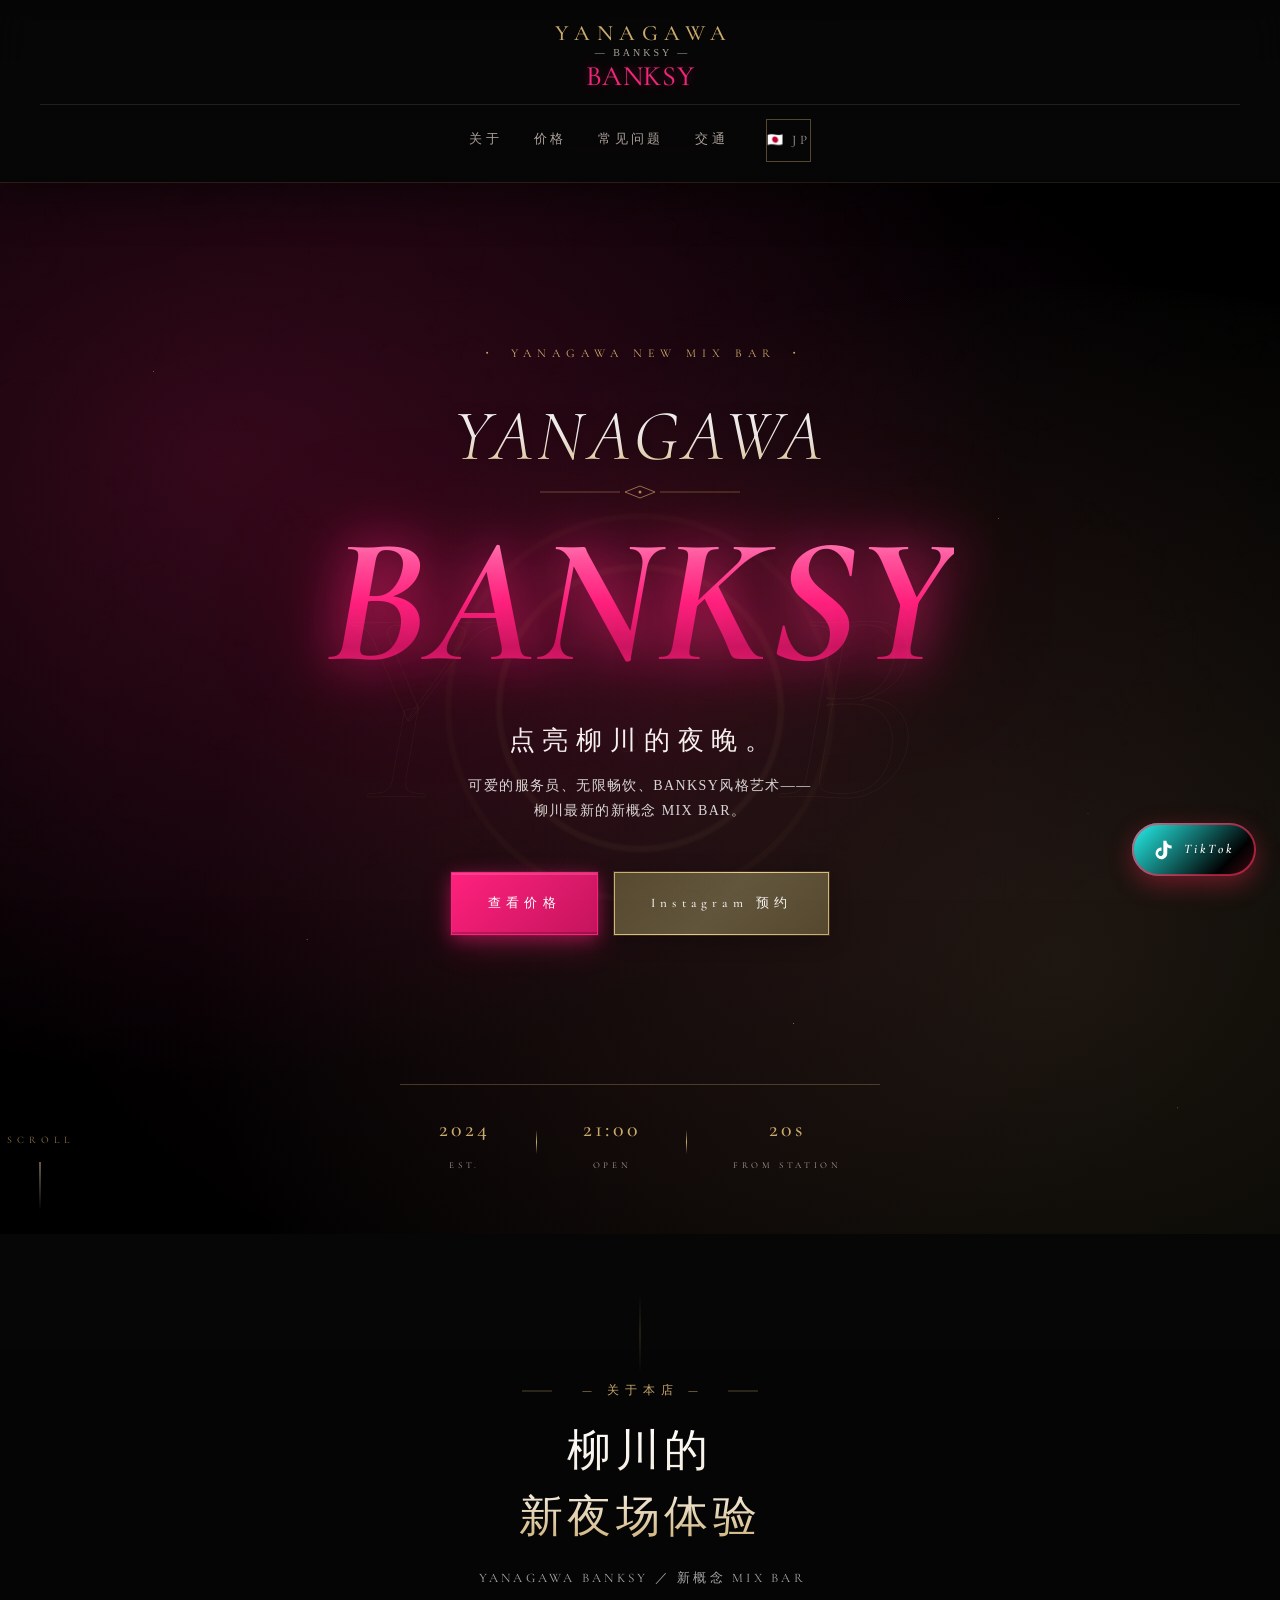
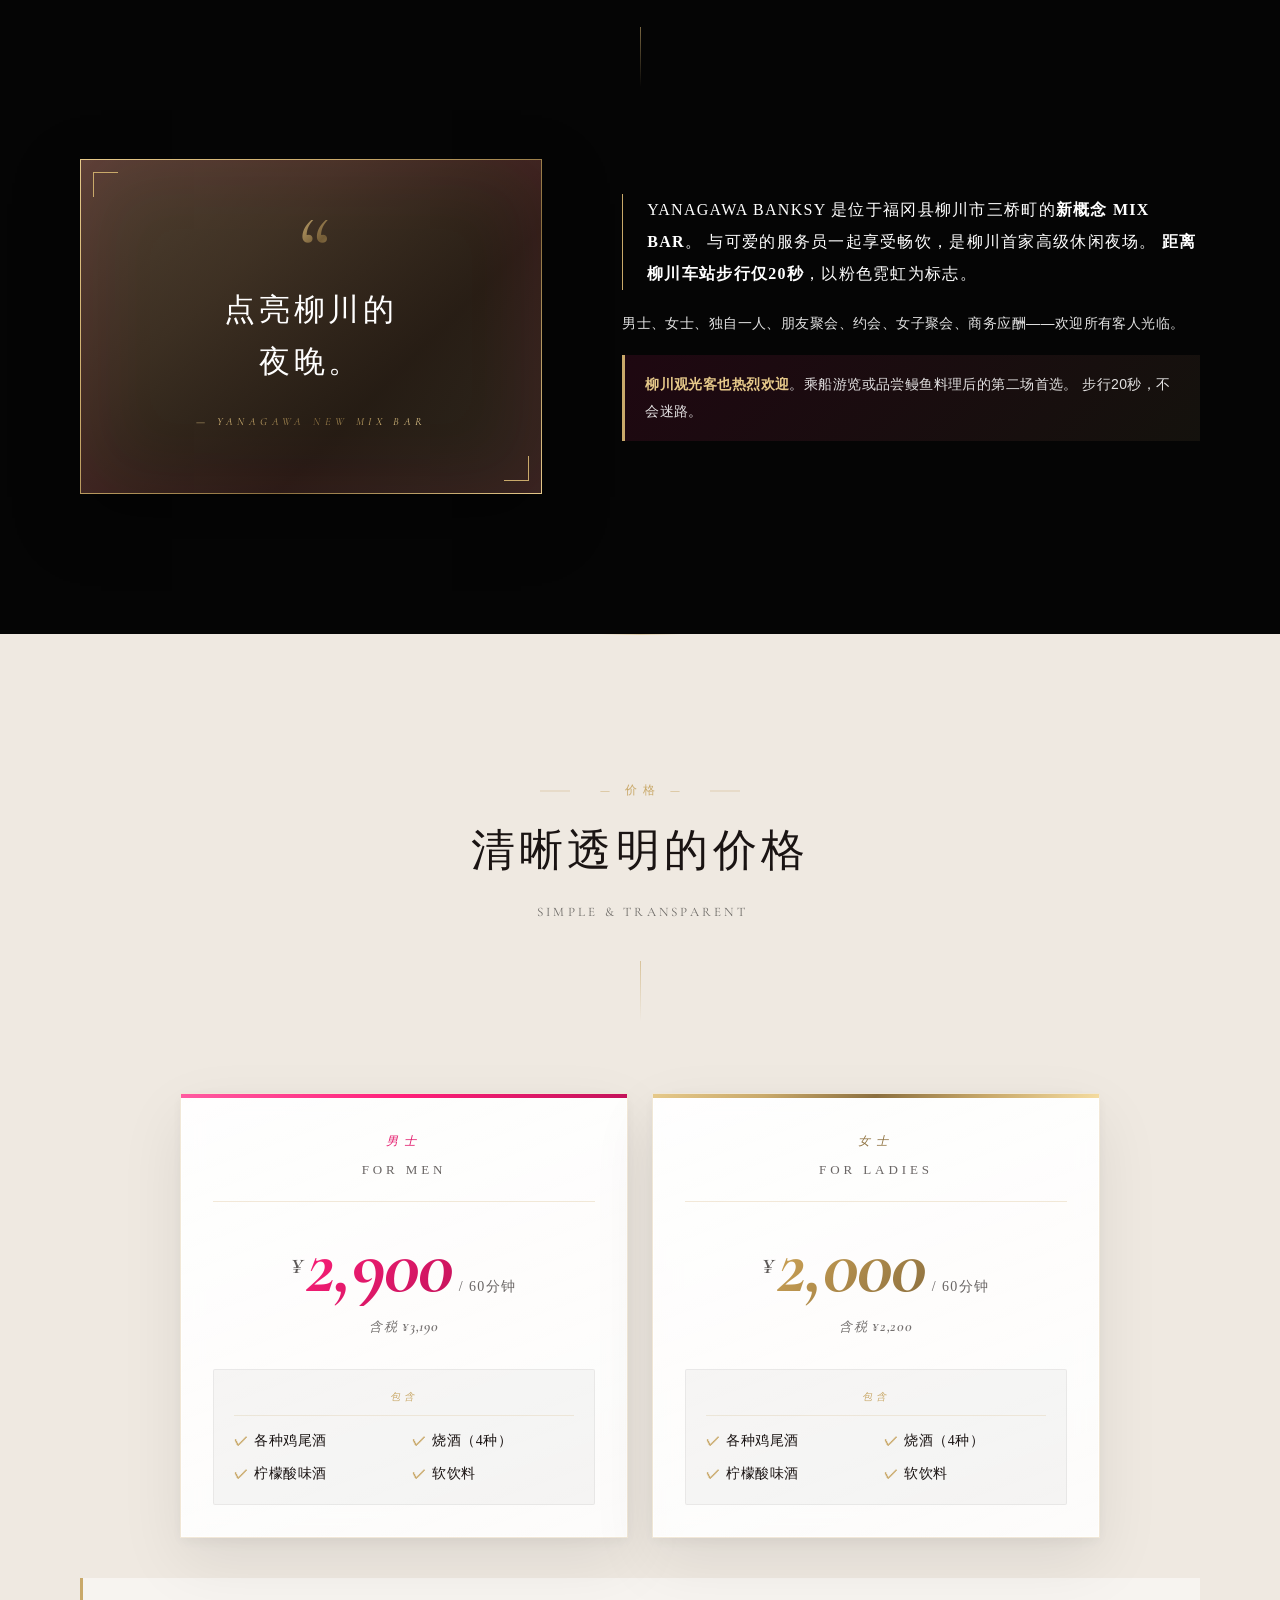
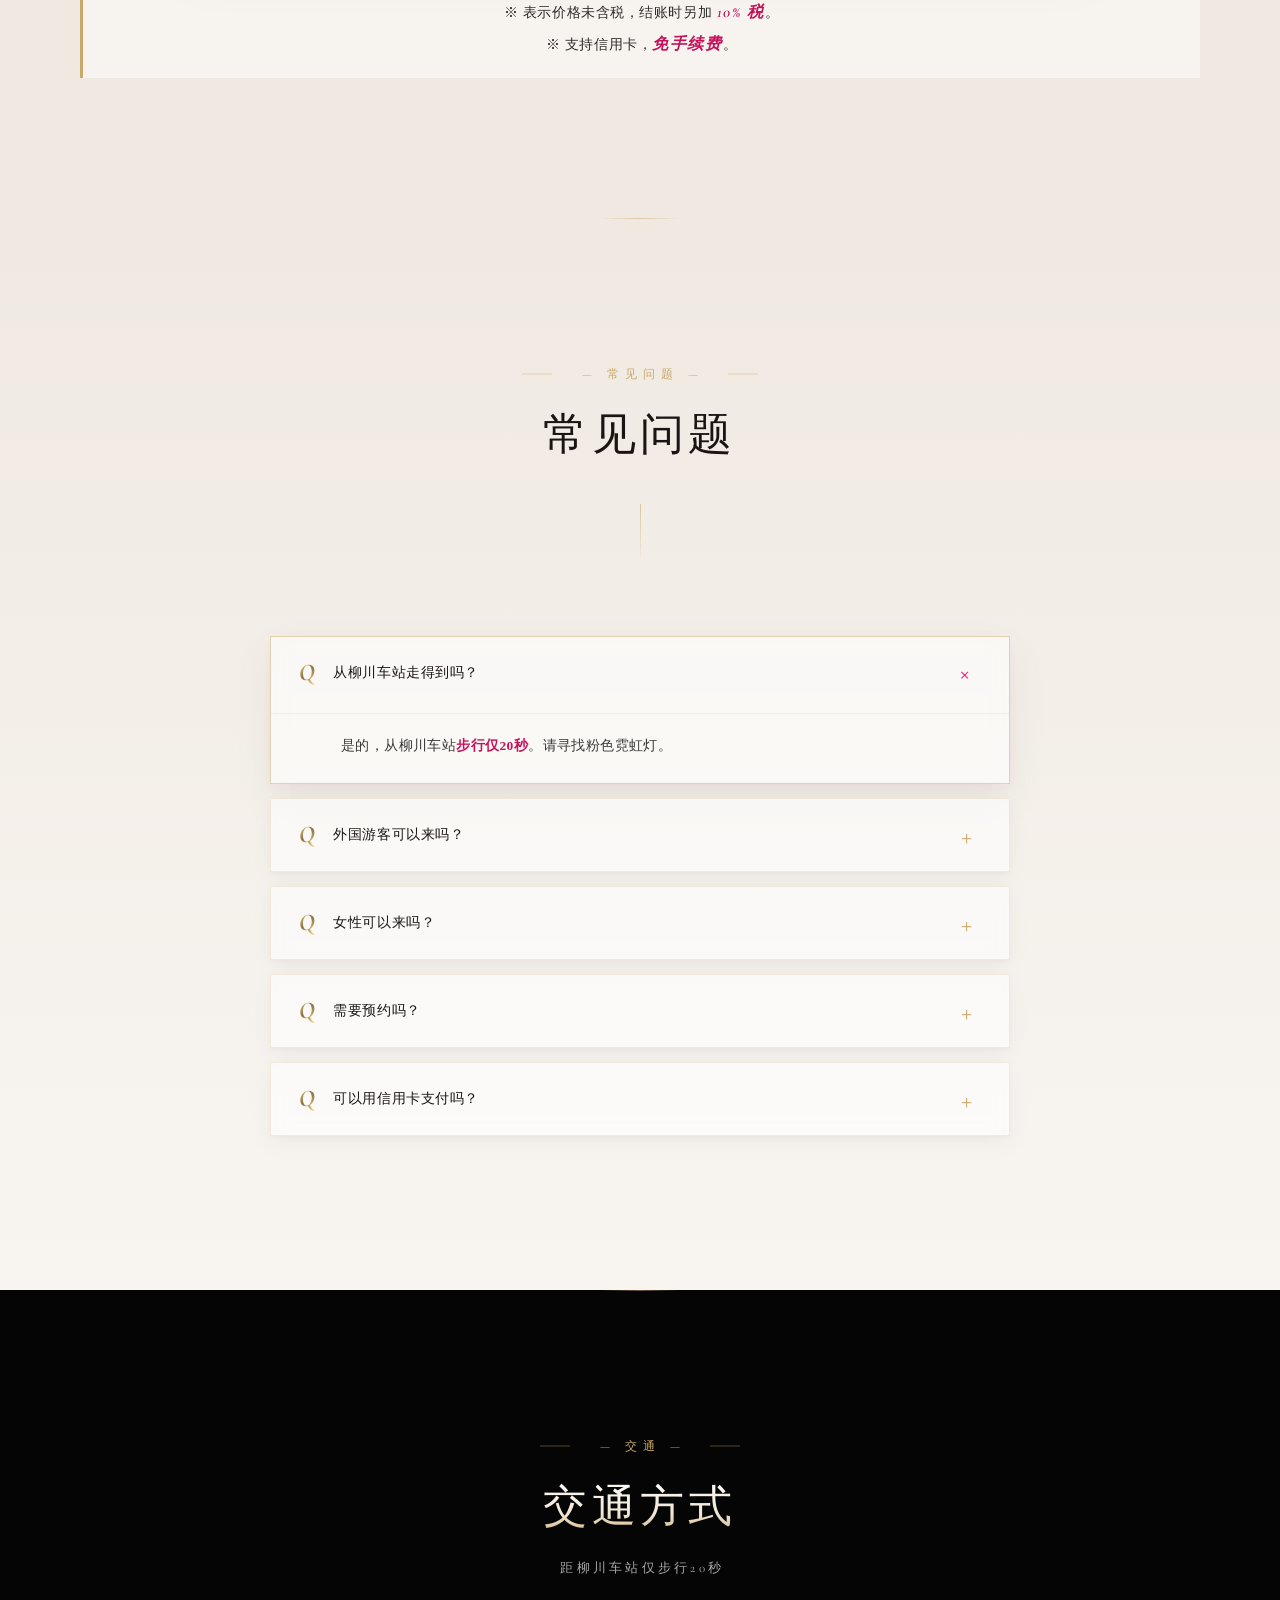
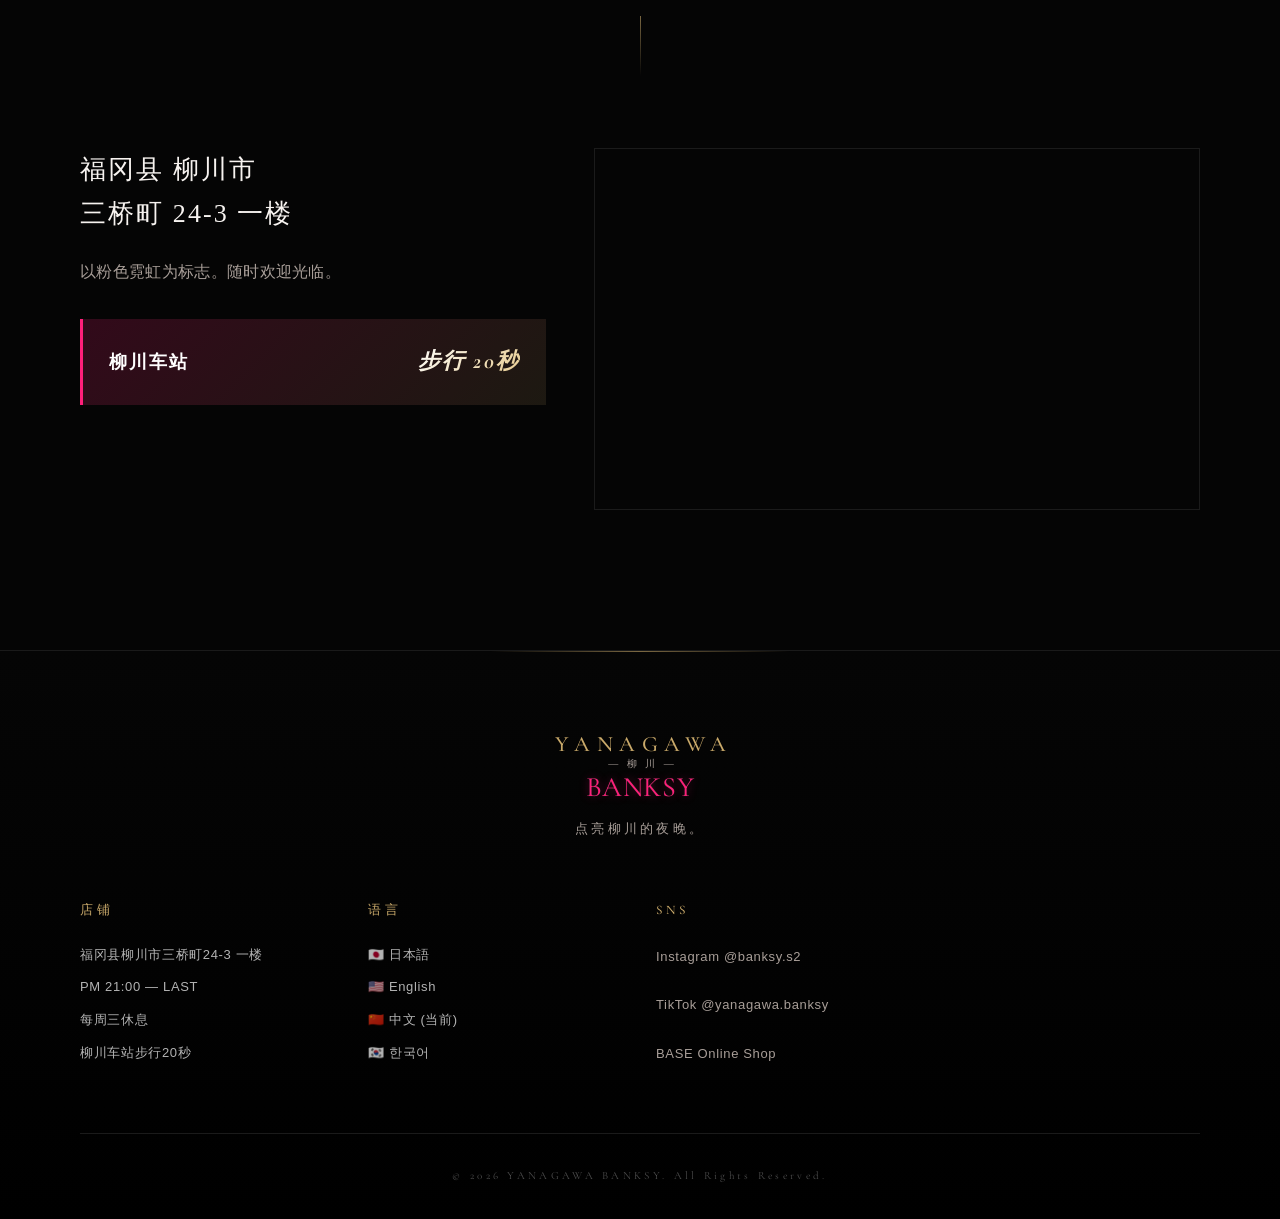
<file: index-zh.html>
<!DOCTYPE html>
<html lang="zh-CN">
<head>
  <meta charset="UTF-8" />
  <meta name="viewport" content="width=device-width, initial-scale=1.0" />
  <meta name="google-site-verification" content="dSbMjBkwGF0XG8jXtN3kdjqoQiC5pMFc0-0tf2VDewg" />

  <!-- Google Analytics 4 -->
  <script async src="https://www.googletagmanager.com/gtag/js?id=G-PSTJRFPBBK"></script>
  <script>
    window.dataLayer = window.dataLayer || [];
    function gtag(){dataLayer.push(arguments);}
    gtag('js', new Date());
    gtag('config', 'G-PSTJRFPBBK');
  </script>
  <!-- ===== Microsoft Clarity ===== -->
  <script type="text/javascript">
    (function(c,l,a,r,i,t,y){
        c[a]=c[a]||function(){(c[a].q=c[a].q||[]).push(arguments)};
        t=l.createElement(r);t.async=1;t.src="https://www.clarity.ms/tag/"+i;
        y=l.getElementsByTagName(r)[0];y.parentNode.insertBefore(t,y);
    })(window, document, "clarity", "script", "x25u7n0b42");
  </script>

  <title>YANAGAWA BANKSY | 柳川 MIX BAR | 柳川车站步行20秒</title>
  <meta name="description" content="YANAGAWA BANKSY — 位于福冈县柳川市三桥町的新概念 MIX BAR。无限畅饮套餐 男性¥2,900／女性¥2,000。距离柳川车站步行仅20秒。营业时间PM21:00至深夜，每周三休息。" />
  <meta name="keywords" content="柳川 酒吧, 柳川 夜生活, 柳川 MIX BAR, 柳川 卡拉OK, 福冈 酒吧, 柳川 一人喝酒, 柳川 观光 夜晚, 福冈观光, 柳川旅游" />
  <meta name="robots" content="index, follow, max-image-preview:large" />
  <link rel="canonical" href="https://banksy-s2.github.io/index-zh.html" />

  <link rel="alternate" hreflang="ja" href="https://banksy-s2.github.io/" />
  <link rel="alternate" hreflang="en" href="https://banksy-s2.github.io/index-en.html" />
  <link rel="alternate" hreflang="zh-CN" href="https://banksy-s2.github.io/index-zh.html" />
  <link rel="alternate" hreflang="ko" href="https://banksy-s2.github.io/index-ko.html" />
  <link rel="alternate" hreflang="x-default" href="https://banksy-s2.github.io/" />

  <meta property="og:type" content="website" />
  <meta property="og:title" content="YANAGAWA BANKSY | 柳川 MIX BAR (中文)" />
  <meta property="og:description" content="距离柳川车站步行20秒的新概念 MIX BAR。无限畅饮套餐¥2,900～。" />
  <meta property="og:url" content="https://banksy-s2.github.io/index-zh.html" />
  <meta property="og:image" content="https://banksy-s2.github.io/og-image.jpg" />
  <meta property="og:locale" content="zh_CN" />

  <link rel="icon" href="favicon.svg" type="image/svg+xml" />
  <link rel="preconnect" href="https://fonts.googleapis.com" />
  <link rel="preconnect" href="https://fonts.gstatic.com" crossorigin />
  <link href="https://fonts.googleapis.com/css2?family=Cormorant+Garamond:ital,wght@0,400;0,500;0,700;1,400;1,700&family=Noto+Sans+SC:wght@300;400;500;700&display=swap" rel="stylesheet" />
  <link rel="stylesheet" href="styles.css" />
</head>
<body>
  <div class="grain" aria-hidden="true"></div>

  <header class="site-header">
    <a href="index-zh.html" class="brand">
      <div class="brand-logo">
        <span class="brand-en">YANAGAWA</span>
        <span class="brand-sub">— BANKSY —</span>
        <span class="brand-banksy">BANKSY</span>
      </div>
    </a>
    <nav class="nav">
      <a href="#about">关于</a>
      <a href="#system">价格</a>
      <a href="#faq">常见问题</a>
      <a href="#access">交通</a>
      <a href="index.html" class="lang-switch">🇯🇵 JP</a>
    </nav>
  </header>

  <main id="main-content">
    <section class="hero" id="top">
      <div class="hero-grain"></div>
      <div class="hero-bg"></div>
      <div class="hero-stage">
        <p class="hero-eyebrow"><span>・</span>YANAGAWA NEW MIX BAR<span>・</span></p>
        <h1 class="hero-title">
          <span class="hero-line line-1">YANAGAWA</span>
          <span class="hero-divider"><svg width="200" height="20"><use href="#ornament"/></svg></span>
          <span class="hero-line line-2">BANKSY</span>
        </h1>
        <p class="hero-tag">点亮柳川的夜晚。</p>
        <p class="hero-jp">可爱的服务员、无限畅饮、BANKSY风格艺术——<br />柳川最新的新概念 MIX BAR。</p>
        <div class="hero-actions">
          <a class="btn btn-primary magnetic" href="#system"><span>查看价格</span></a>
          <a class="btn btn-ghost magnetic" href="https://www.instagram.com/banksy.s2/" target="_blank" rel="noopener"><span>Instagram 预约</span></a>
        </div>
      </div>
      <div class="hero-meta" aria-hidden="true">
        <div class="meta-cell"><span class="meta-num">2024</span><span class="meta-label">EST.</span></div>
        <div class="meta-cell"><span class="meta-num">21:00</span><span class="meta-label">OPEN</span></div>
        <div class="meta-cell"><span class="meta-num">20s</span><span class="meta-label">FROM STATION</span></div>
      </div>
      <div class="scroll-indicator"><span>SCROLL</span><i></i></div>
    </section>

    <section class="section dark" id="about">
      <div class="container">
        <div class="section-head">
          <span class="kicker">— 关于本店 —</span>
          <h2 class="section-title">柳川的<br />新夜场体验</h2>
          <p class="section-sub">YANAGAWA BANKSY ／ 新概念 MIX BAR</p>
        </div>
        <div class="about-grid">
          <div class="about-art">
            <div class="about-quote">
              <span class="quote-mark">&ldquo;</span>
              <p class="quote-text">点亮柳川的<br />夜晚。</p>
              <span class="quote-en">— YANAGAWA NEW MIX BAR</span>
            </div>
          </div>
          <div class="about-text">
            <p class="lead">
              YANAGAWA BANKSY 是位于福冈县柳川市三桥町的<strong>新概念 MIX BAR</strong>。
              与可爱的服务员一起享受畅饮，是柳川首家高级休闲夜场。
              <strong>距离柳川车站步行仅20秒</strong>，以粉色霓虹为标志。
            </p>
            <p>
              男士、女士、独自一人、朋友聚会、约会、女子聚会、商务应酬——欢迎所有客人光临。
            </p>
            <p class="about-tourist">
              <strong>柳川观光客也热烈欢迎</strong>。乘船游览或品尝鳗鱼料理后的第二场首选。
              步行20秒，不会迷路。
            </p>
          </div>
        </div>
      </div>
    </section>

    <section class="section system-section" id="system">
      <div class="container">
        <div class="section-head light">
          <span class="kicker">— 价格 —</span>
          <h2 class="section-title">清晰透明的价格</h2>
          <p class="section-sub">SIMPLE &amp; TRANSPARENT</p>
        </div>
        <div class="price-main">
          <article class="price-card men">
            <header class="price-card-head">
              <span class="price-card-tag">男士</span>
              <span class="price-card-jp">FOR MEN</span>
            </header>
            <div class="price-card-body">
              <div class="price-amount-wrap">
                <span class="price-currency">¥</span>
                <span class="price-amount">2,900</span>
                <span class="price-unit">/ 60分钟</span>
              </div>
              <p class="price-tax-incl">含税 <strong>¥3,190</strong></p>
            </div>
            <div class="price-card-incl">
              <span class="price-incl-label">包含</span>
              <ul>
                <li>各种鸡尾酒</li>
                <li>烧酒（4种）</li>
                <li>柠檬酸味酒</li>
                <li>软饮料</li>
              </ul>
            </div>
          </article>
          <article class="price-card lady">
            <header class="price-card-head">
              <span class="price-card-tag">女士</span>
              <span class="price-card-jp">FOR LADIES</span>
            </header>
            <div class="price-card-body">
              <div class="price-amount-wrap">
                <span class="price-currency">¥</span>
                <span class="price-amount">2,000</span>
                <span class="price-unit">/ 60分钟</span>
              </div>
              <p class="price-tax-incl">含税 <strong>¥2,200</strong></p>
            </div>
            <div class="price-card-incl">
              <span class="price-incl-label">包含</span>
              <ul>
                <li>各种鸡尾酒</li>
                <li>烧酒（4种）</li>
                <li>柠檬酸味酒</li>
                <li>软饮料</li>
              </ul>
            </div>
          </article>
        </div>
        <p class="system-foot">
          ※ 表示价格未含税，结账时另加 <strong>10% 税</strong>。<br />
          ※ 支持信用卡，<strong>免手续费</strong>。
        </p>
      </div>
    </section>

    <section class="section faq-section" id="faq">
      <div class="container narrow">
        <div class="section-head light">
          <span class="kicker">— 常见问题 —</span>
          <h2 class="section-title">常见问题</h2>
        </div>
        <div class="faq-list">
          <details class="faq-item" open>
            <summary><span class="faq-q">Q</span><span class="faq-question">从柳川车站走得到吗？</span><span class="faq-toggle">+</span></summary>
            <div class="faq-answer"><p>是的，从柳川车站<strong>步行仅20秒</strong>。请寻找粉色霓虹灯。</p></div>
          </details>
          <details class="faq-item">
            <summary><span class="faq-q">Q</span><span class="faq-question">外国游客可以来吗？</span><span class="faq-toggle">+</span></summary>
            <div class="faq-answer"><p>当然欢迎。来柳川旅游或出差的客人很多。独自一人也大欢迎。</p></div>
          </details>
          <details class="faq-item">
            <summary><span class="faq-q">Q</span><span class="faq-question">女性可以来吗？</span><span class="faq-toggle">+</span></summary>
            <div class="faq-answer"><p>当然可以。女士价格<strong>¥2,000 / 60分钟</strong>，比男士更划算。女性单独光临也欢迎。</p></div>
          </details>
          <details class="faq-item">
            <summary><span class="faq-q">Q</span><span class="faq-question">需要预约吗？</span><span class="faq-toggle">+</span></summary>
            <div class="faq-answer"><p>建议通过 Instagram DM (<a href="https://www.instagram.com/banksy.s2/" target="_blank" rel="noopener">@banksy.s2</a>) 预约。</p></div>
          </details>
          <details class="faq-item">
            <summary><span class="faq-q">Q</span><span class="faq-question">可以用信用卡支付吗？</span><span class="faq-toggle">+</span></summary>
            <div class="faq-answer"><p>可以。<strong>免手续费</strong>。</p></div>
          </details>
        </div>
      </div>
    </section>

    <section class="section dark access-section" id="access">
      <div class="container">
        <div class="section-head">
          <span class="kicker">— 交通 —</span>
          <h2 class="section-title">交通方式</h2>
          <p class="section-sub">距柳川车站仅步行20秒</p>
        </div>
        <div class="access-grid">
          <div class="access-text">
            <h3>福冈县 柳川市<br />三桥町 24-3 一楼</h3>
            <p>以粉色霓虹为标志。随时欢迎光临。</p>
            <ul class="access-distance">
              <li class="hero-access"><span>柳川车站</span><em>步行 20秒</em></li>
            </ul>
          </div>
          <div class="access-map">
            <iframe src="https://maps.google.com/maps?q=Mitsuhashi-machi+24-3+Yanagawa+Fukuoka&hl=zh-CN&z=16&output=embed" width="100%" height="100%" style="border:0;" allowfullscreen="" loading="lazy" title="YANAGAWA BANKSY 地图"></iframe>
          </div>
        </div>
      </div>
    </section>
  </main>

  <footer class="site-footer">
    <div class="container">
      <div class="footer-brand">
        <div class="brand-logo">
          <span class="brand-en">YANAGAWA</span>
          <span class="brand-sub">— 柳 川 —</span>
          <span class="brand-banksy">BANKSY</span>
        </div>
        <p class="footer-tag">点亮柳川的夜晚。</p>
      </div>
      <div class="footer-cols">
        <div>
          <h4>店铺</h4>
          <ul>
            <li>福冈县柳川市三桥町24-3 一楼</li>
            <li>PM 21:00 — LAST</li>
            <li>每周三休息</li>
            <li>柳川车站步行20秒</li>
          </ul>
        </div>
        <div>
          <h4>语言</h4>
          <ul>
            <li><a href="index.html">🇯🇵 日本語</a></li>
            <li><a href="index-en.html">🇺🇸 English</a></li>
            <li><a href="index-zh.html">🇨🇳 中文 (当前)</a></li>
            <li><a href="index-ko.html">🇰🇷 한국어</a></li>
          </ul>
        </div>
        <div>
          <h4>SNS</h4>
          <ul class="sns">
            <li><a href="https://www.instagram.com/banksy.s2/" target="_blank" rel="noopener">Instagram @banksy.s2</a></li>
            <li><a href="https://www.tiktok.com/@yanagawa.banksy" target="_blank" rel="noopener">TikTok @yanagawa.banksy</a></li>
            <li><a href="https://banksybanksy.base.shop/" target="_blank" rel="noopener">BASE Online Shop</a></li>
          </ul>
        </div>
      </div>
      <p class="footer-copy">&copy; 2026 YANAGAWA BANKSY. All Rights Reserved.</p>
    </div>
  </footer>

  <a href="https://www.tiktok.com/@yanagawa.banksy" target="_blank" rel="noopener" class="float-tiktok">
    <span class="float-tiktok-icon"><svg width="22" height="22" viewBox="0 0 24 24" fill="currentColor"><path d="M19.59 6.69a4.83 4.83 0 0 1-3.77-4.25V2h-3.45v13.67a2.89 2.89 0 0 1-5.2 1.74 2.89 2.89 0 0 1 2.31-4.64 2.93 2.93 0 0 1 .88.13V9.4a6.84 6.84 0 0 0-1-.05A6.33 6.33 0 0 0 5.8 20.1a6.34 6.34 0 0 0 10.86-4.43V8.92a8.16 8.16 0 0 0 4.77 1.52V7a4.85 4.85 0 0 1-1.84-.31z"/></svg></span>
    <span class="float-tiktok-pulse"></span>
    <span class="float-tiktok-label">TikTok</span>
  </a>

  <svg width="0" height="0" style="position:absolute" aria-hidden="true">
    <defs>
      <symbol id="ornament" viewBox="0 0 200 20">
        <line x1="0" y1="10" x2="80" y2="10" stroke="currentColor" stroke-width="0.5"/>
        <line x1="120" y1="10" x2="200" y2="10" stroke="currentColor" stroke-width="0.5"/>
        <path d="M85 10 L100 4 L115 10 L100 16 Z" fill="none" stroke="currentColor" stroke-width="0.8"/>
        <circle cx="100" cy="10" r="1.5" fill="currentColor"/>
      </symbol>
    </defs>
  </svg>
</body>
</html>
</file>
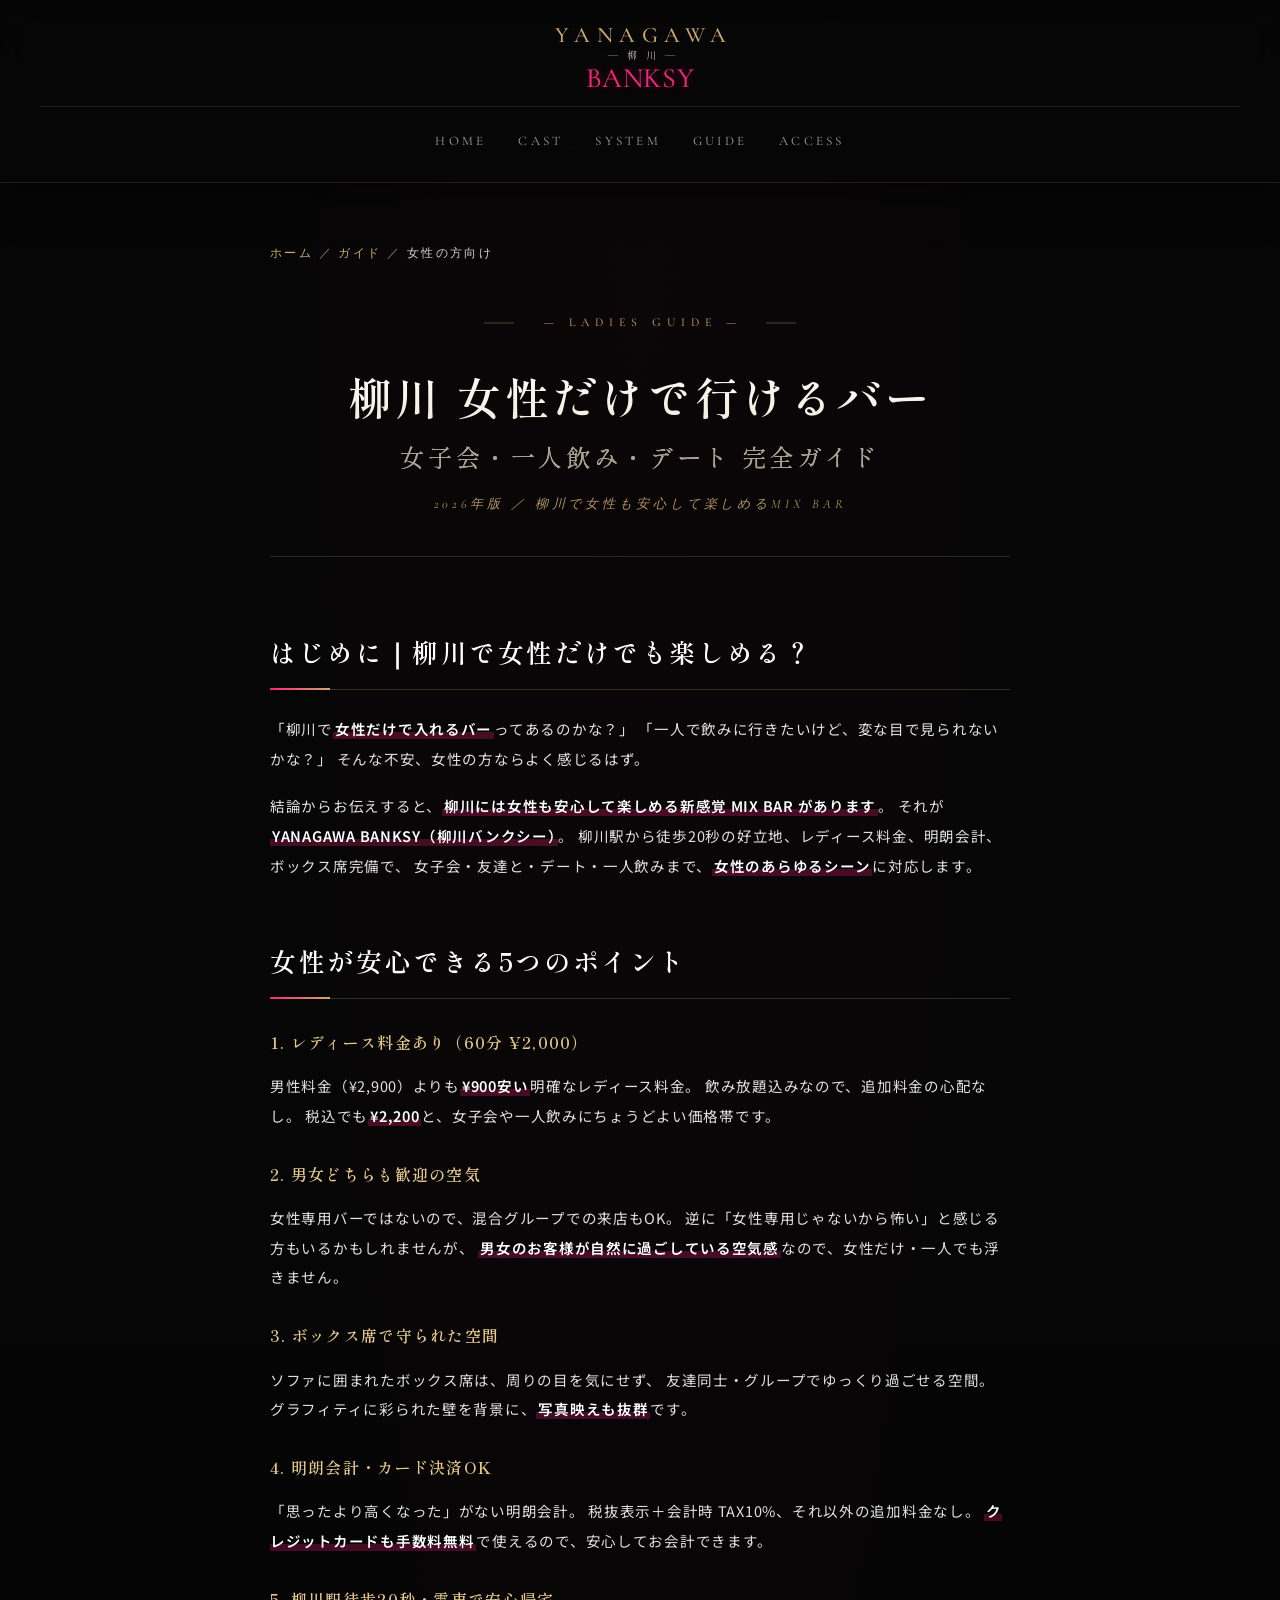
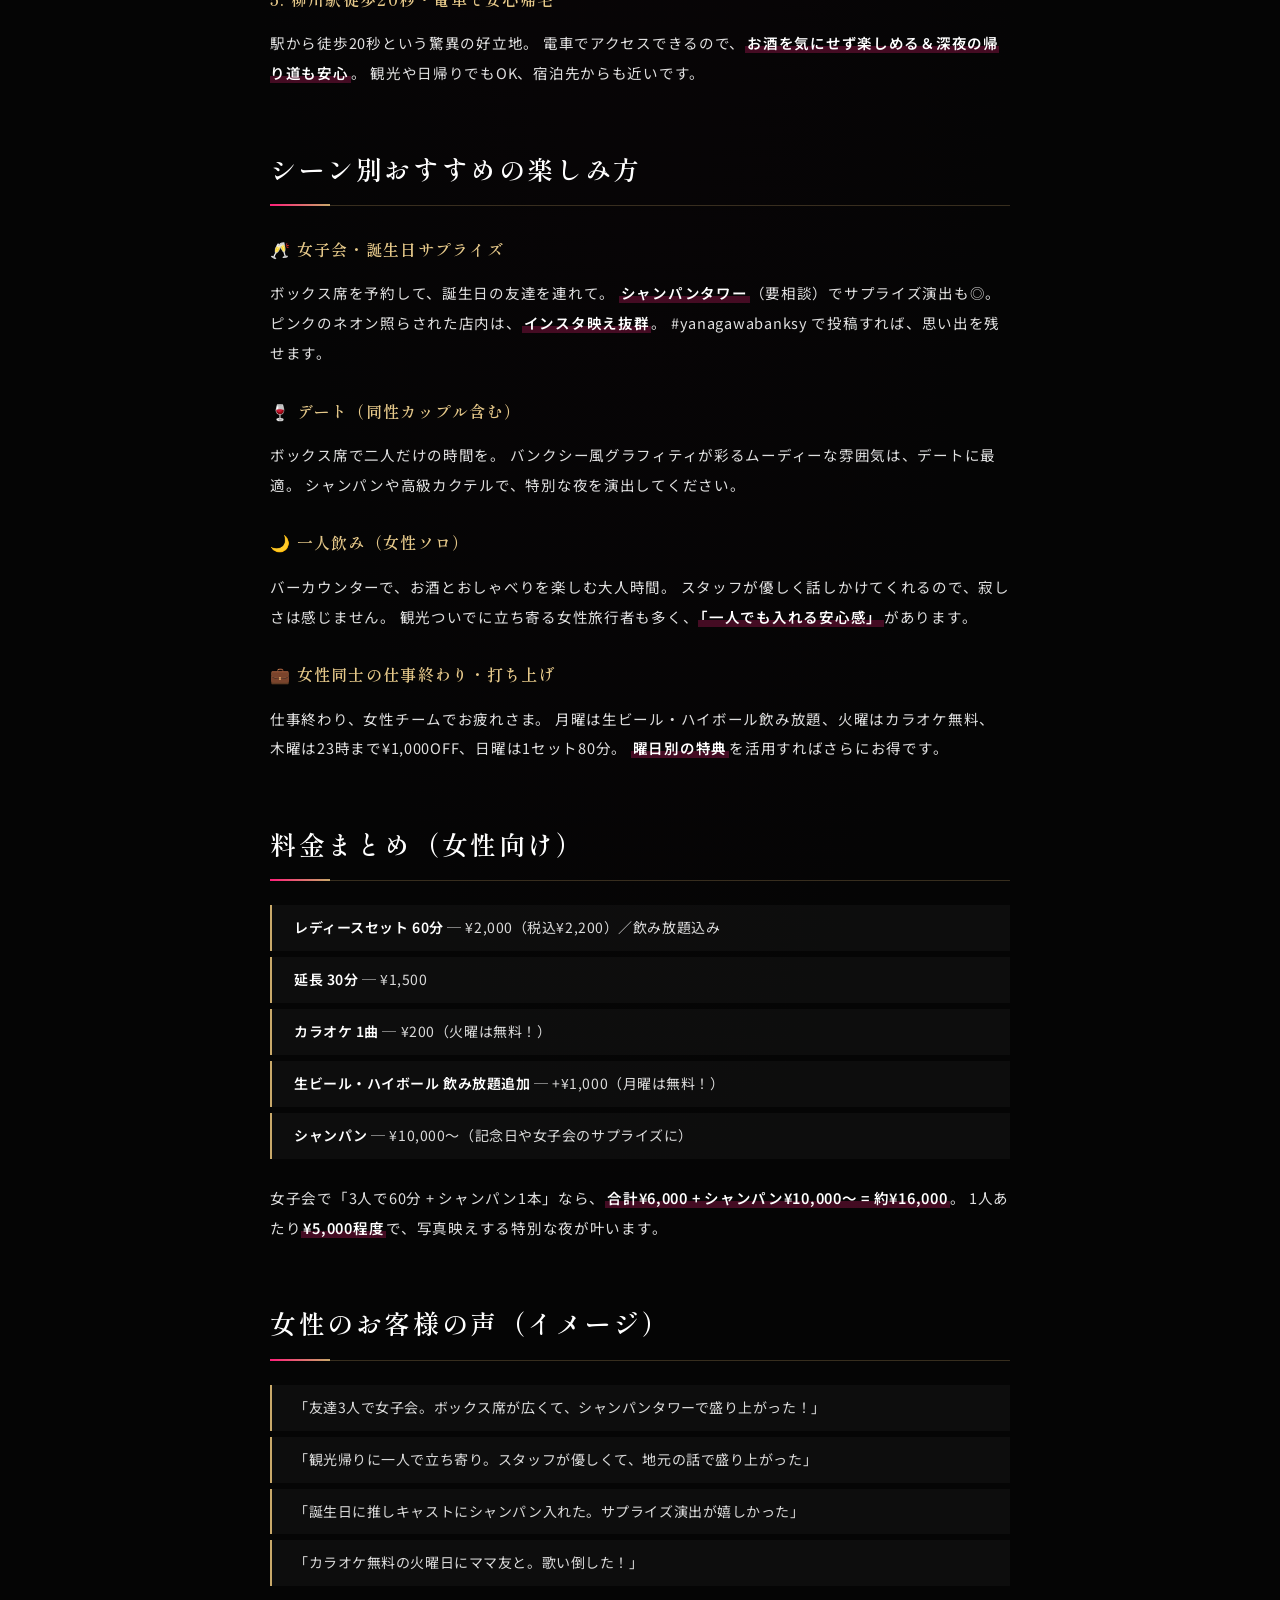
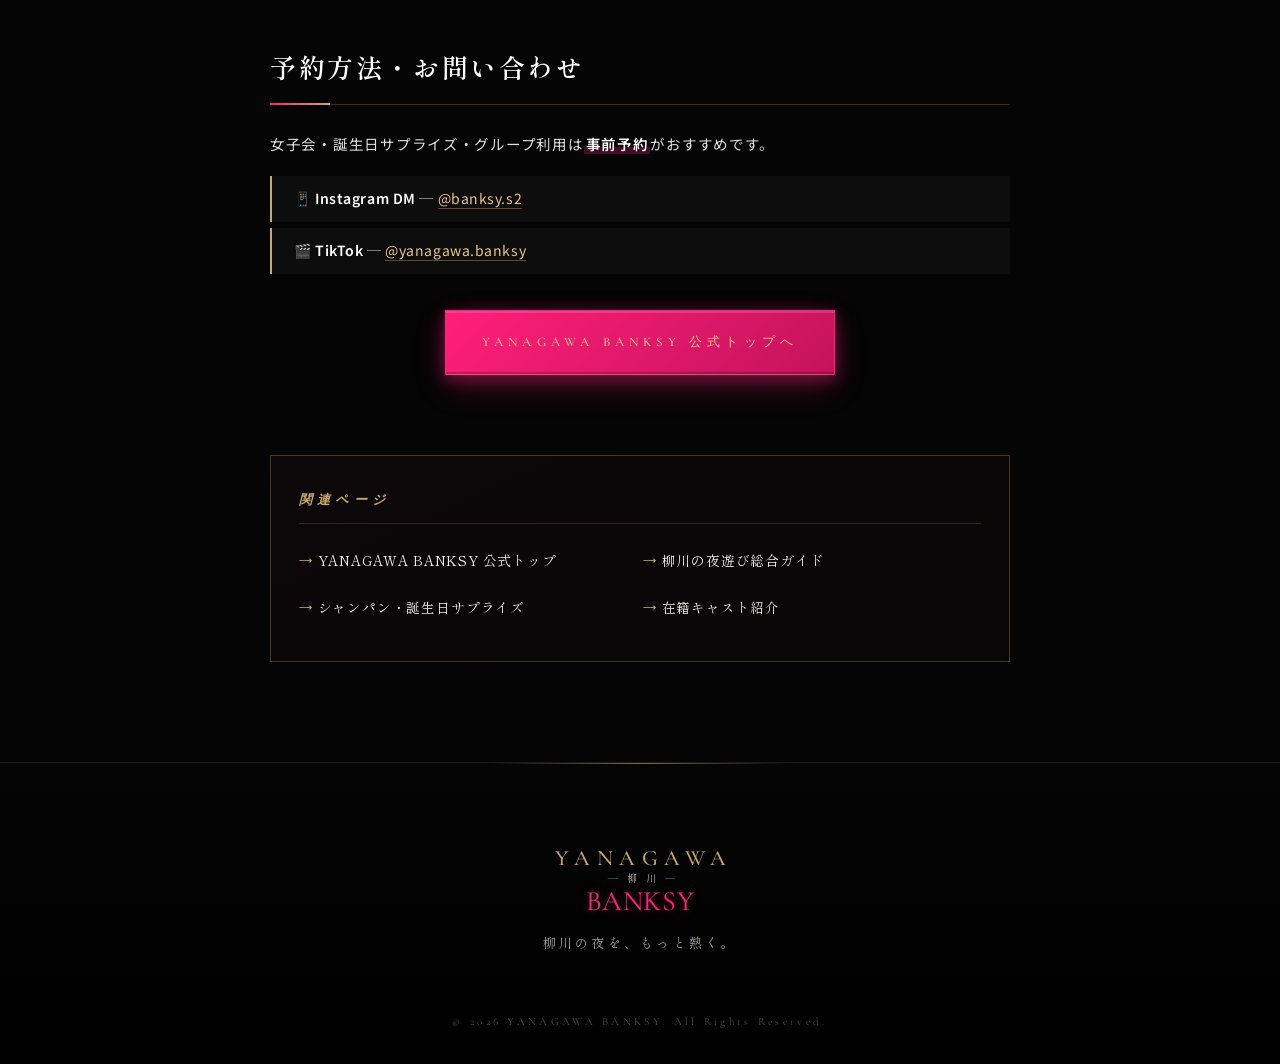
<file: ladies.html>
<!DOCTYPE html>
<html lang="ja">
<head>
  <meta charset="UTF-8" />
  <meta name="viewport" content="width=device-width, initial-scale=1.0" />
  <meta name="google-site-verification" content="dSbMjBkwGF0XG8jXtN3kdjqoQiC5pMFc0-0tf2VDewg" />

  <script async src="https://www.googletagmanager.com/gtag/js?id=G-PSTJRFPBBK"></script>
  <script>
    window.dataLayer = window.dataLayer || [];
    function gtag(){dataLayer.push(arguments);}
    gtag('js', new Date());
    gtag('config', 'G-PSTJRFPBBK');
  </script>
  <!-- ===== Microsoft Clarity ===== -->
  <script type="text/javascript">
    (function(c,l,a,r,i,t,y){
        c[a]=c[a]||function(){(c[a].q=c[a].q||[]).push(arguments)};
        t=l.createElement(r);t.async=1;t.src="https://www.clarity.ms/tag/"+i;
        y=l.getElementsByTagName(r)[0];y.parentNode.insertBefore(t,y);
    })(window, document, "clarity", "script", "x25u7n0b42");
  </script>

  <title>柳川 女性だけで行けるバー｜女子会・一人飲み完全ガイド | YANAGAWA BANKSY</title>
  <meta name="description" content="柳川で女性だけ・女子会・一人飲みで安心して行けるバーをお探しの方へ。レディース料金¥2,000、ボックス席、駅徒歩20秒の YANAGAWA BANKSY。安心ポイントと利用シーン別おすすめを徹底解説。" />
  <meta name="keywords" content="柳川 女子会,柳川 女性 バー,柳川 一人飲み 女性,柳川 女性 一人,柳川 レディース バー,柳川 女性 安心 バー,柳川 女性 入れる店,柳川 女性 二次会,女性 バー 駅近 柳川,柳川 デート バー 女性目線" />
  <meta name="robots" content="index, follow" />
  <meta name="referrer" content="strict-origin-when-cross-origin" />
  <link rel="canonical" href="https://banksy-s2.github.io/ladies.html" />

  <meta property="og:type" content="article" />
  <meta property="og:title" content="柳川 女性だけで行けるバー｜女子会・一人飲み完全ガイド" />
  <meta property="og:description" content="女性も安心して楽しめる柳川のMIX BAR「YANAGAWA BANKSY」。レディース料金¥2,000、駅徒歩20秒。" />
  <meta property="og:url" content="https://banksy-s2.github.io/ladies.html" />
  <meta property="og:image" content="https://banksy-s2.github.io/og-image.jpg" />
  <meta property="og:locale" content="ja_JP" />

  <meta name="twitter:card" content="summary_large_image" />
  <meta name="twitter:title" content="柳川 女性だけで行けるバー｜女子会・一人飲みガイド" />
  <meta name="twitter:description" content="女性も安心して楽しめる柳川のMIX BAR。レディース料金¥2,000・駅徒歩20秒。" />
  <meta name="twitter:image" content="https://banksy-s2.github.io/og-image.jpg" />

  <link rel="icon" href="favicon.svg" type="image/svg+xml" />
  <link rel="preconnect" href="https://fonts.googleapis.com" />
  <link rel="preconnect" href="https://fonts.gstatic.com" crossorigin />
  <link href="https://fonts.googleapis.com/css2?family=Cormorant+Garamond:ital,wght@0,400;0,500;0,700;1,400;1,700&family=Shippori+Mincho:wght@400;500;600;700&family=Noto+Sans+JP:wght@300;400;500;700&display=swap" rel="stylesheet" />
  <link rel="stylesheet" href="styles.css" />

  <script type="application/ld+json">
  {
    "@context": "https://schema.org",
    "@type": "Article",
    "headline": "柳川 女性だけで行けるバー｜女子会・一人飲み完全ガイド",
    "description": "女性も安心して楽しめる柳川のMIX BAR「YANAGAWA BANKSY」。レディース料金、駅徒歩20秒、ボックス席、安心ポイントを徹底解説。",
    "image": "https://banksy-s2.github.io/og-image.jpg",
    "datePublished": "2026-06-05",
    "author": { "@type": "Organization", "name": "YANAGAWA BANKSY" },
    "publisher": { "@type": "Organization", "name": "YANAGAWA BANKSY" },
    "mainEntityOfPage": "https://banksy-s2.github.io/ladies.html"
  }
  </script>
</head>
<body>
  <div class="grain" aria-hidden="true"></div>

  <header class="site-header">
    <a href="index.html" class="brand">
      <div class="brand-logo">
        <span class="brand-en">YANAGAWA</span>
        <span class="brand-sub">— 柳 川 —</span>
        <span class="brand-banksy">BANKSY</span>
      </div>
    </a>
    <nav class="nav">
      <a href="index.html">HOME</a>
      <a href="index.html#cast">CAST</a>
      <a href="index.html#system">SYSTEM</a>
      <a href="guide.html">GUIDE</a>
      <a href="index.html#access">ACCESS</a>
    </nav>
  </header>

  <article class="guide-article">
    <div class="container narrow">
      <nav class="breadcrumb" aria-label="パンくずリスト">
        <a href="index.html">ホーム</a> ／ <a href="guide.html">ガイド</a> ／ <span aria-current="page">女性の方向け</span>
      </nav>

      <header class="guide-head">
        <span class="kicker">— LADIES GUIDE —</span>
        <h1 class="guide-title">柳川 女性だけで行けるバー<br /><small>女子会・一人飲み・デート 完全ガイド</small></h1>
        <p class="guide-meta">2026年版 ／ 柳川で女性も安心して楽しめるMIX BAR</p>
      </header>

      <section class="guide-section">
        <h2>はじめに｜柳川で女性だけでも楽しめる？</h2>
        <p>
          「柳川で<strong>女性だけで入れるバー</strong>ってあるのかな？」
          「一人で飲みに行きたいけど、変な目で見られないかな？」
          そんな不安、女性の方ならよく感じるはず。
        </p>
        <p>
          結論からお伝えすると、<strong>柳川には女性も安心して楽しめる新感覚 MIX BAR があります</strong>。
          それが <strong>YANAGAWA BANKSY（柳川バンクシー）</strong>。
          柳川駅から徒歩20秒の好立地、レディース料金、明朗会計、ボックス席完備で、
          女子会・友達と・デート・一人飲みまで、<strong>女性のあらゆるシーン</strong>に対応します。
        </p>
      </section>

      <section class="guide-section">
        <h2>女性が安心できる5つのポイント</h2>

        <h3>1. レディース料金あり（60分 ¥2,000）</h3>
        <p>
          男性料金（¥2,900）よりも<strong>¥900安い</strong>明確なレディース料金。
          飲み放題込みなので、追加料金の心配なし。
          税込でも<strong>¥2,200</strong>と、女子会や一人飲みにちょうどよい価格帯です。
        </p>

        <h3>2. 男女どちらも歓迎の空気</h3>
        <p>
          女性専用バーではないので、混合グループでの来店もOK。
          逆に「女性専用じゃないから怖い」と感じる方もいるかもしれませんが、
          <strong>男女のお客様が自然に過ごしている空気感</strong>なので、女性だけ・一人でも浮きません。
        </p>

        <h3>3. ボックス席で守られた空間</h3>
        <p>
          ソファに囲まれたボックス席は、周りの目を気にせず、
          友達同士・グループでゆっくり過ごせる空間。
          グラフィティに彩られた壁を背景に、<strong>写真映えも抜群</strong>です。
        </p>

        <h3>4. 明朗会計・カード決済OK</h3>
        <p>
          「思ったより高くなった」がない明朗会計。
          税抜表示＋会計時 TAX10%、それ以外の追加料金なし。
          <strong>クレジットカードも手数料無料</strong>で使えるので、安心してお会計できます。
        </p>

        <h3>5. 柳川駅徒歩20秒・電車で安心帰宅</h3>
        <p>
          駅から徒歩20秒という驚異の好立地。
          電車でアクセスできるので、<strong>お酒を気にせず楽しめる＆深夜の帰り道も安心</strong>。
          観光や日帰りでもOK、宿泊先からも近いです。
        </p>
      </section>

      <section class="guide-section">
        <h2>シーン別おすすめの楽しみ方</h2>

        <h3>🥂 女子会・誕生日サプライズ</h3>
        <p>
          ボックス席を予約して、誕生日の友達を連れて。
          <strong>シャンパンタワー</strong>（要相談）でサプライズ演出も◎。
          ピンクのネオン照らされた店内は、<strong>インスタ映え抜群</strong>。
          #yanagawabanksy で投稿すれば、思い出を残せます。
        </p>

        <h3>🍷 デート（同性カップル含む）</h3>
        <p>
          ボックス席で二人だけの時間を。
          バンクシー風グラフィティが彩るムーディーな雰囲気は、デートに最適。
          シャンパンや高級カクテルで、特別な夜を演出してください。
        </p>

        <h3>🌙 一人飲み（女性ソロ）</h3>
        <p>
          バーカウンターで、お酒とおしゃべりを楽しむ大人時間。
          スタッフが優しく話しかけてくれるので、寂しさは感じません。
          観光ついでに立ち寄る女性旅行者も多く、<strong>「一人でも入れる安心感」</strong>があります。
        </p>

        <h3>💼 女性同士の仕事終わり・打ち上げ</h3>
        <p>
          仕事終わり、女性チームでお疲れさま。
          月曜は生ビール・ハイボール飲み放題、火曜はカラオケ無料、
          木曜は23時まで¥1,000OFF、日曜は1セット80分。
          <strong>曜日別の特典</strong>を活用すればさらにお得です。
        </p>
      </section>

      <section class="guide-section">
        <h2>料金まとめ（女性向け）</h2>
        <ul>
          <li><strong>レディースセット 60分</strong> ─ ¥2,000（税込¥2,200）／飲み放題込み</li>
          <li><strong>延長 30分</strong> ─ ¥1,500</li>
          <li><strong>カラオケ 1曲</strong> ─ ¥200（火曜は無料！）</li>
          <li><strong>生ビール・ハイボール 飲み放題追加</strong> ─ +¥1,000（月曜は無料！）</li>
          <li><strong>シャンパン</strong> ─ ¥10,000〜（記念日や女子会のサプライズに）</li>
        </ul>
        <p>
          女子会で「3人で60分 + シャンパン1本」なら、<strong>合計¥6,000 + シャンパン¥10,000〜 = 約¥16,000</strong>。
          1人あたり<strong>¥5,000程度</strong>で、写真映えする特別な夜が叶います。
        </p>
      </section>

      <section class="guide-section">
        <h2>女性のお客様の声（イメージ）</h2>
        <ul>
          <li>「友達3人で女子会。ボックス席が広くて、シャンパンタワーで盛り上がった！」</li>
          <li>「観光帰りに一人で立ち寄り。スタッフが優しくて、地元の話で盛り上がった」</li>
          <li>「誕生日に推しキャストにシャンパン入れた。サプライズ演出が嬉しかった」</li>
          <li>「カラオケ無料の火曜日にママ友と。歌い倒した！」</li>
        </ul>
      </section>

      <section class="guide-section">
        <h2>予約方法・お問い合わせ</h2>
        <p>
          女子会・誕生日サプライズ・グループ利用は<strong>事前予約</strong>がおすすめです。
        </p>
        <ul>
          <li>📱 <strong>Instagram DM</strong> ─ <a href="https://www.instagram.com/banksy.s2/" target="_blank" rel="noopener">@banksy.s2</a></li>
          <li>🎬 <strong>TikTok</strong> ─ <a href="https://www.tiktok.com/@yanagawa.banksy" target="_blank" rel="noopener">@yanagawa.banksy</a></li>
        </ul>
        <p class="guide-cta">
          <a href="index.html" class="btn btn-primary"><span>YANAGAWA BANKSY 公式トップへ</span></a>
        </p>
      </section>

      <nav class="guide-related">
        <h3>関連ページ</h3>
        <ul>
          <li><a href="index.html">YANAGAWA BANKSY 公式トップ</a></li>
          <li><a href="guide.html">柳川の夜遊び総合ガイド</a></li>
          <li><a href="champagne.html">シャンパン・誕生日サプライズ</a></li>
          <li><a href="index.html#cast">在籍キャスト紹介</a></li>
        </ul>
      </nav>
    </div>
  </article>

  <footer class="site-footer">
    <div class="container">
      <div class="footer-brand">
        <div class="brand-logo">
          <span class="brand-en">YANAGAWA</span>
          <span class="brand-sub">— 柳 川 —</span>
          <span class="brand-banksy">BANKSY</span>
        </div>
        <p class="footer-tag">柳川の夜を、もっと熱く。</p>
      </div>
      <p class="footer-copy">&copy; 2026 YANAGAWA BANKSY. All Rights Reserved.</p>
    </div>
  </footer>
</body>
</html>
</file>
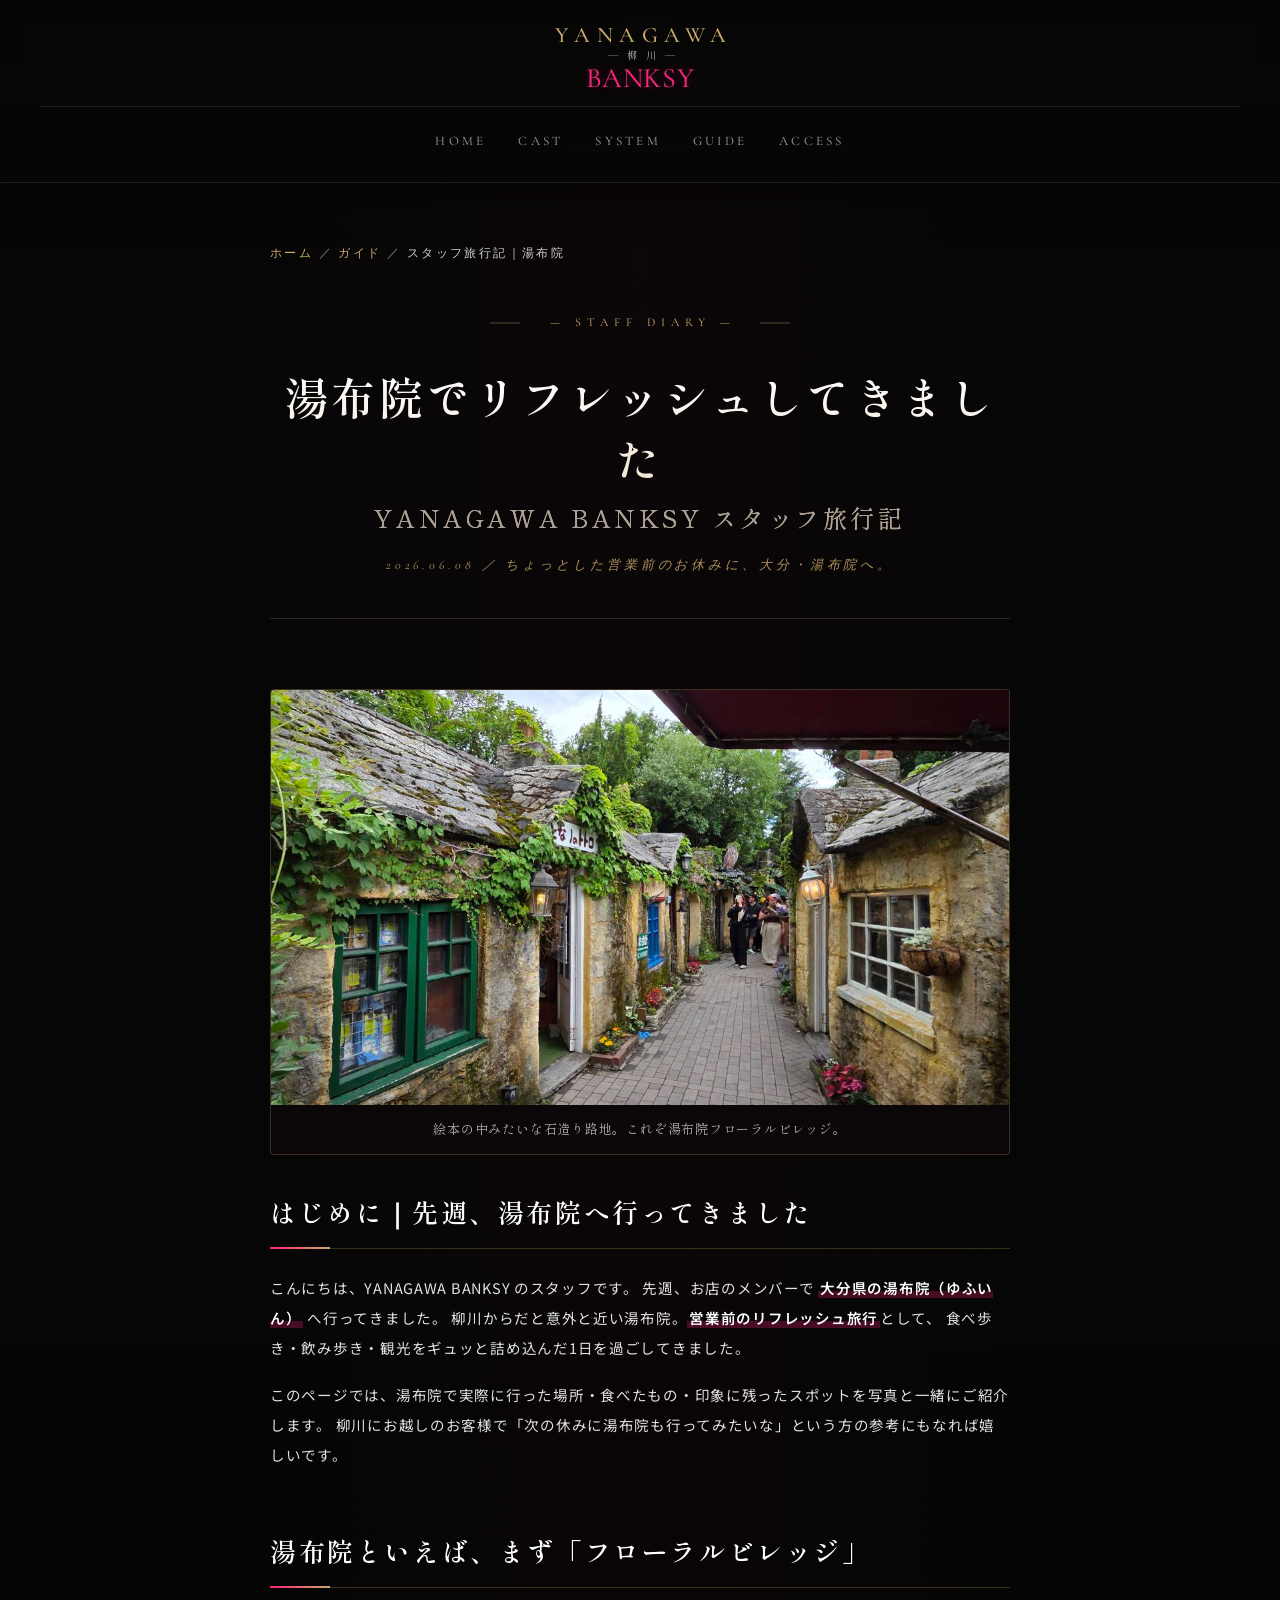
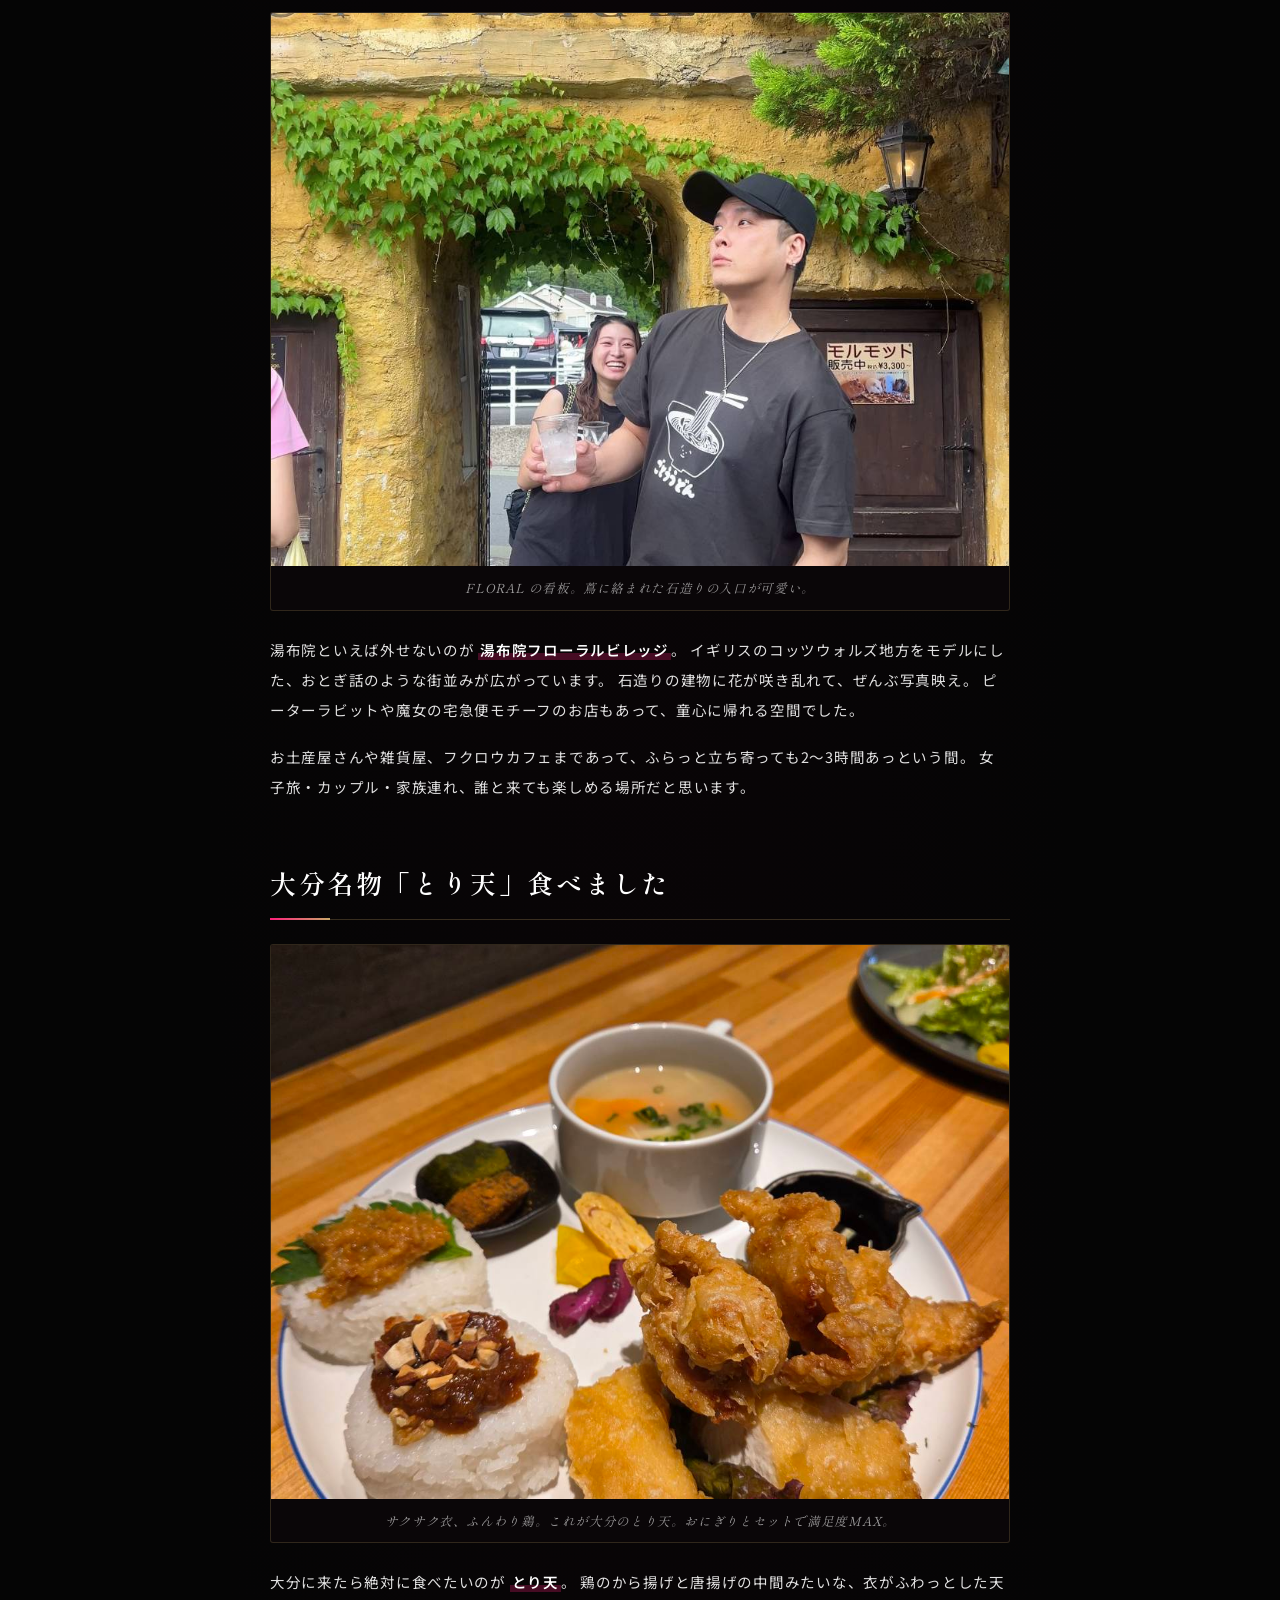
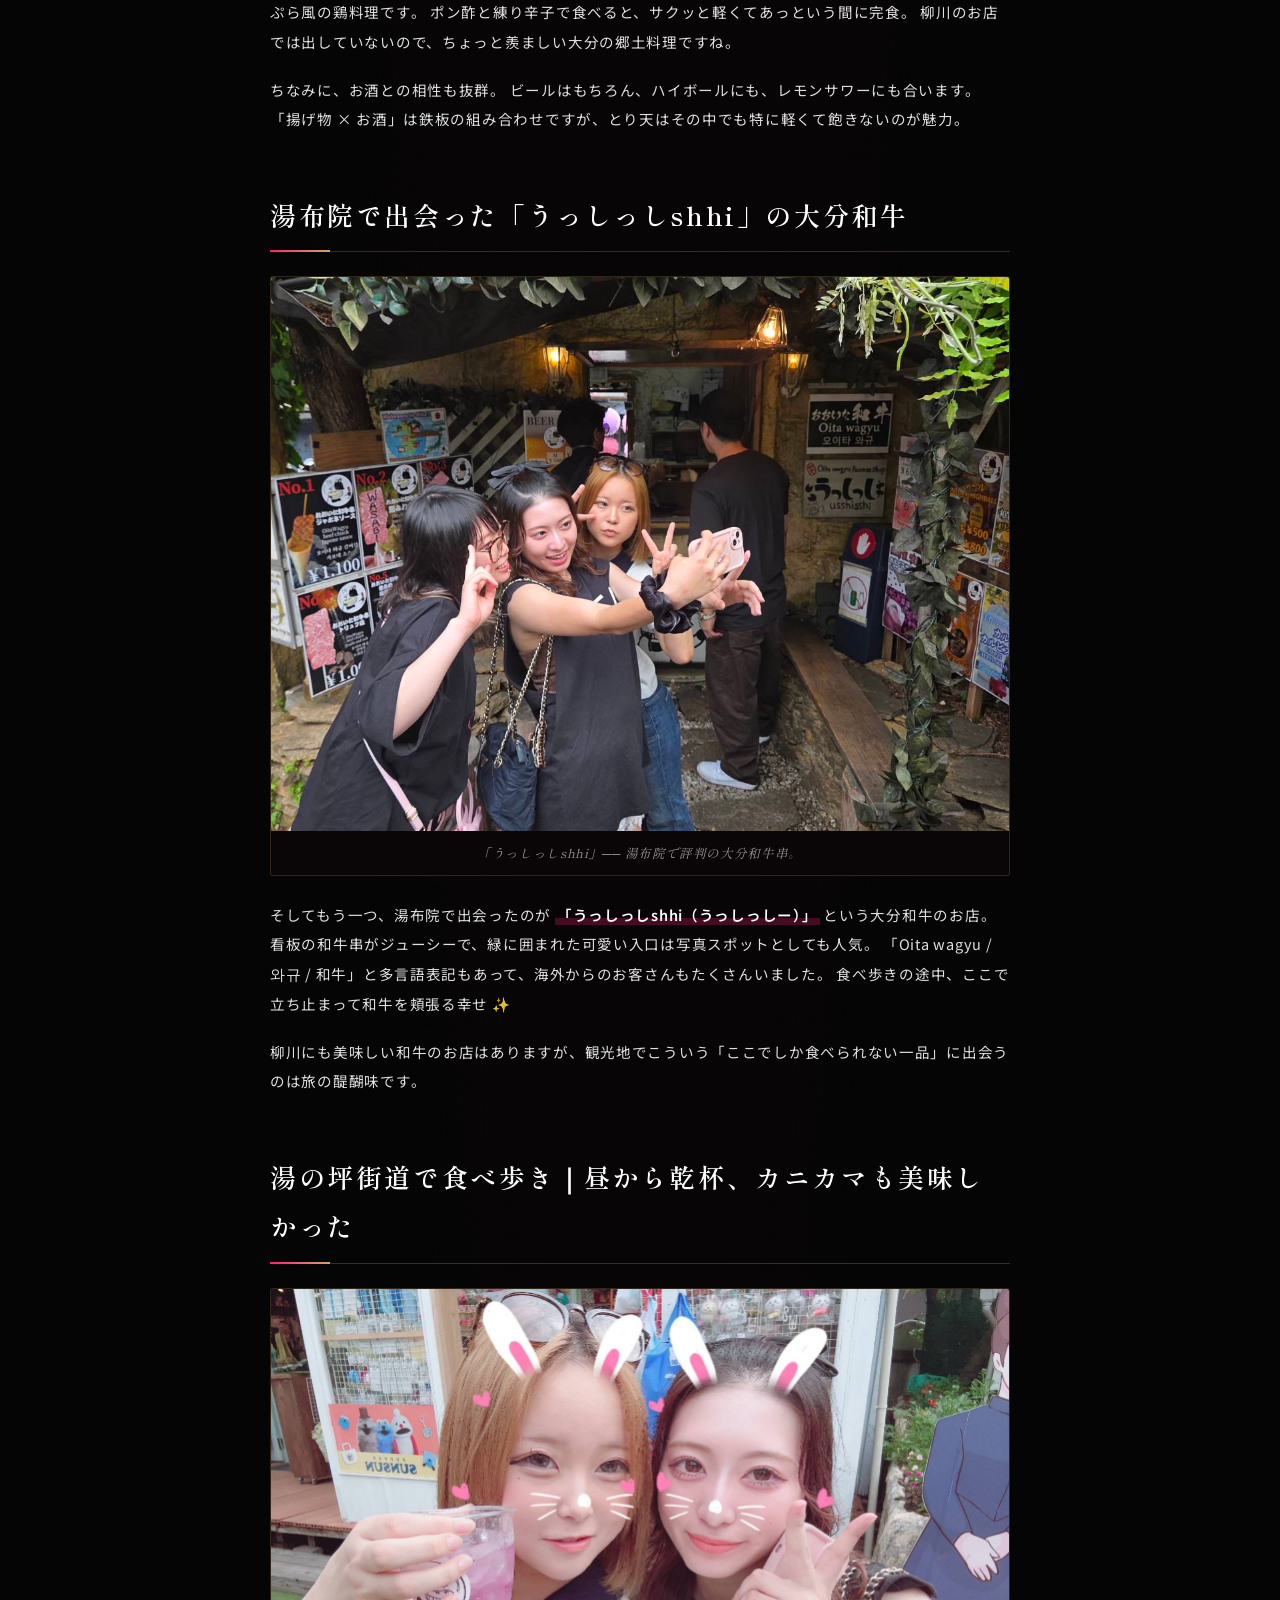
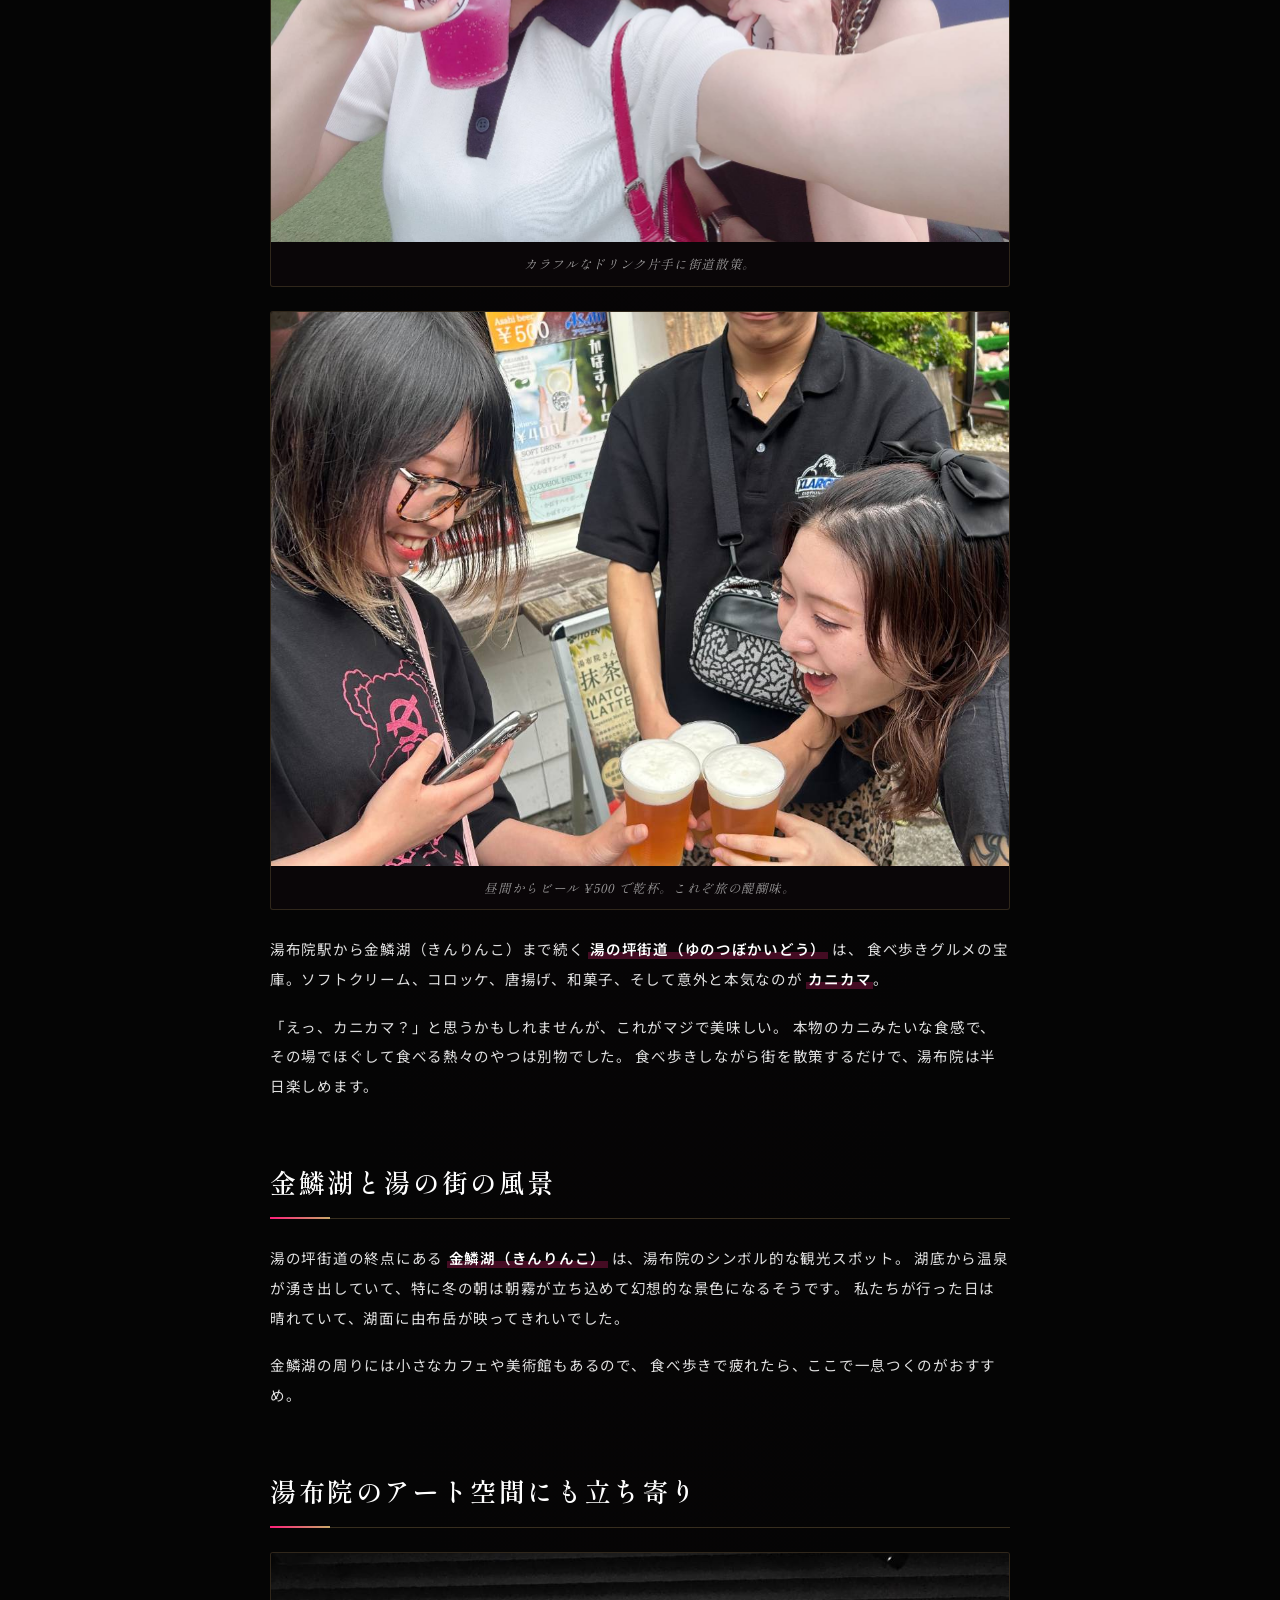
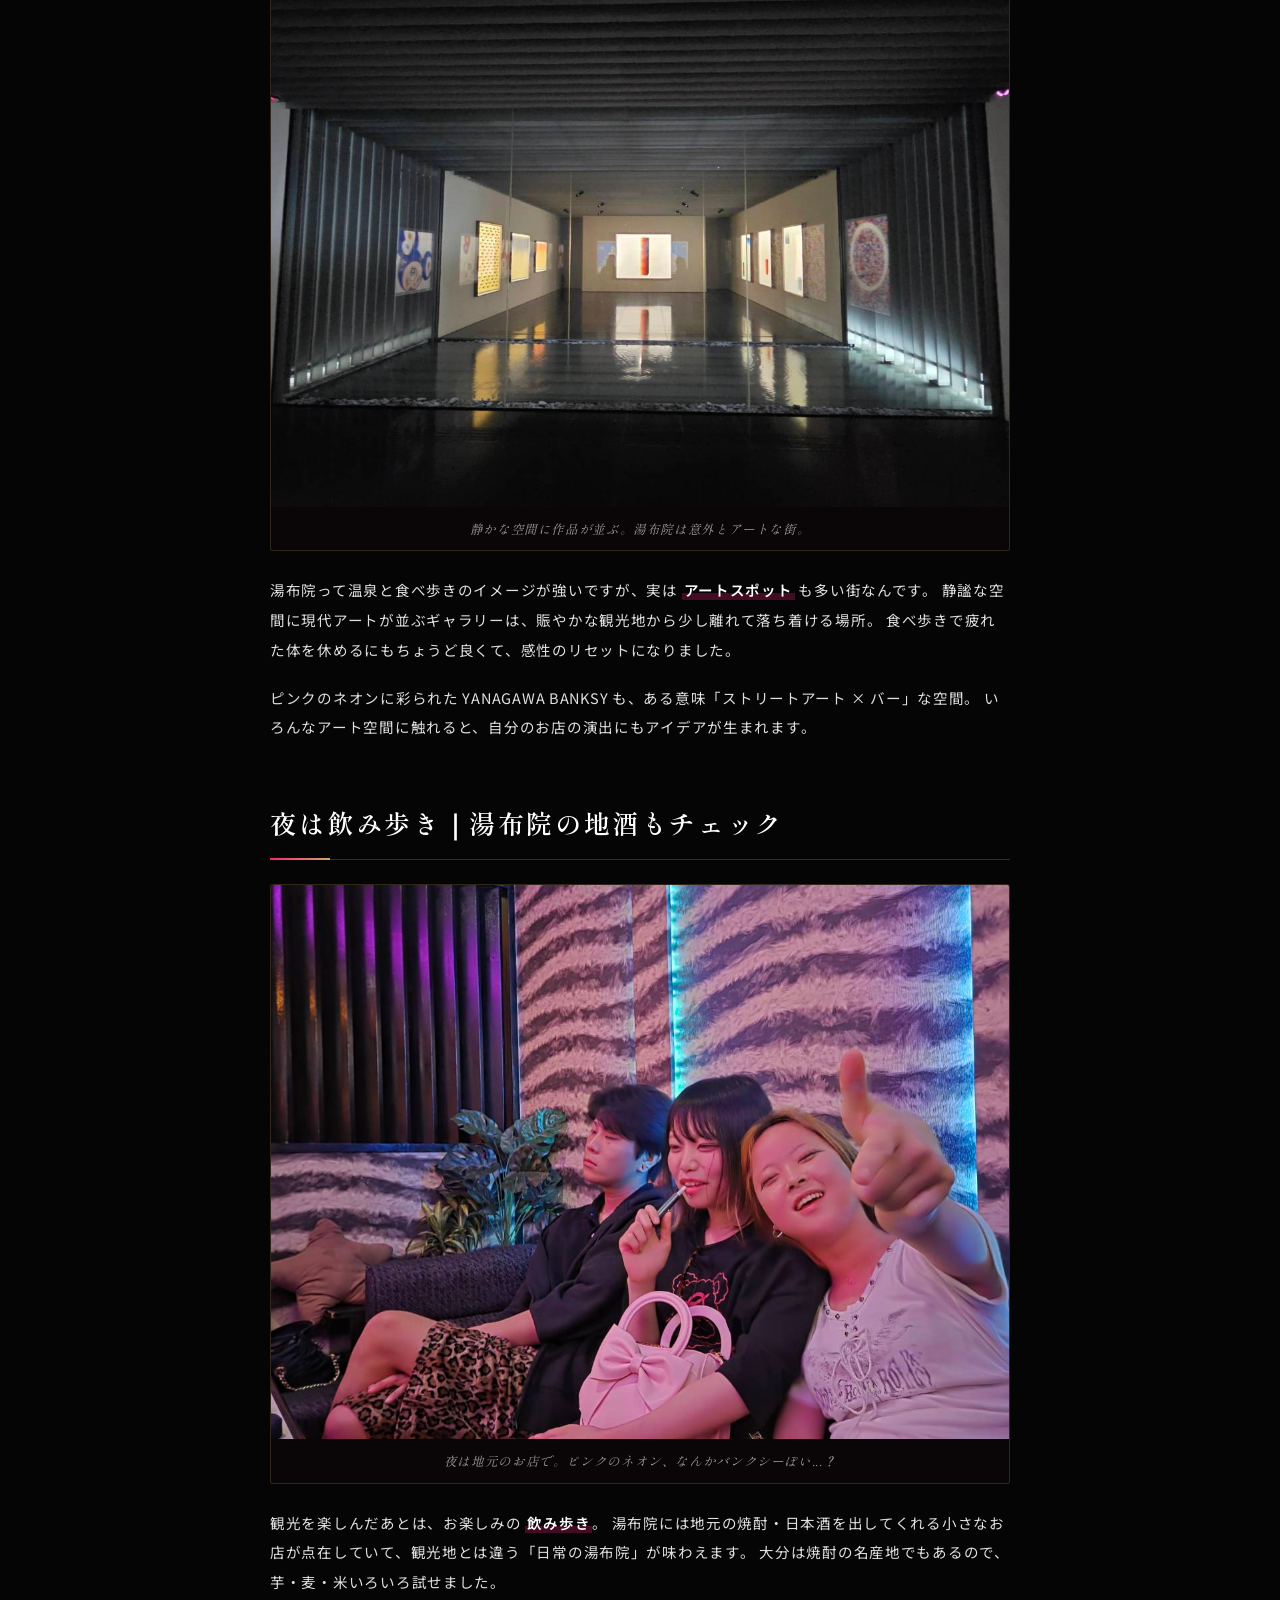
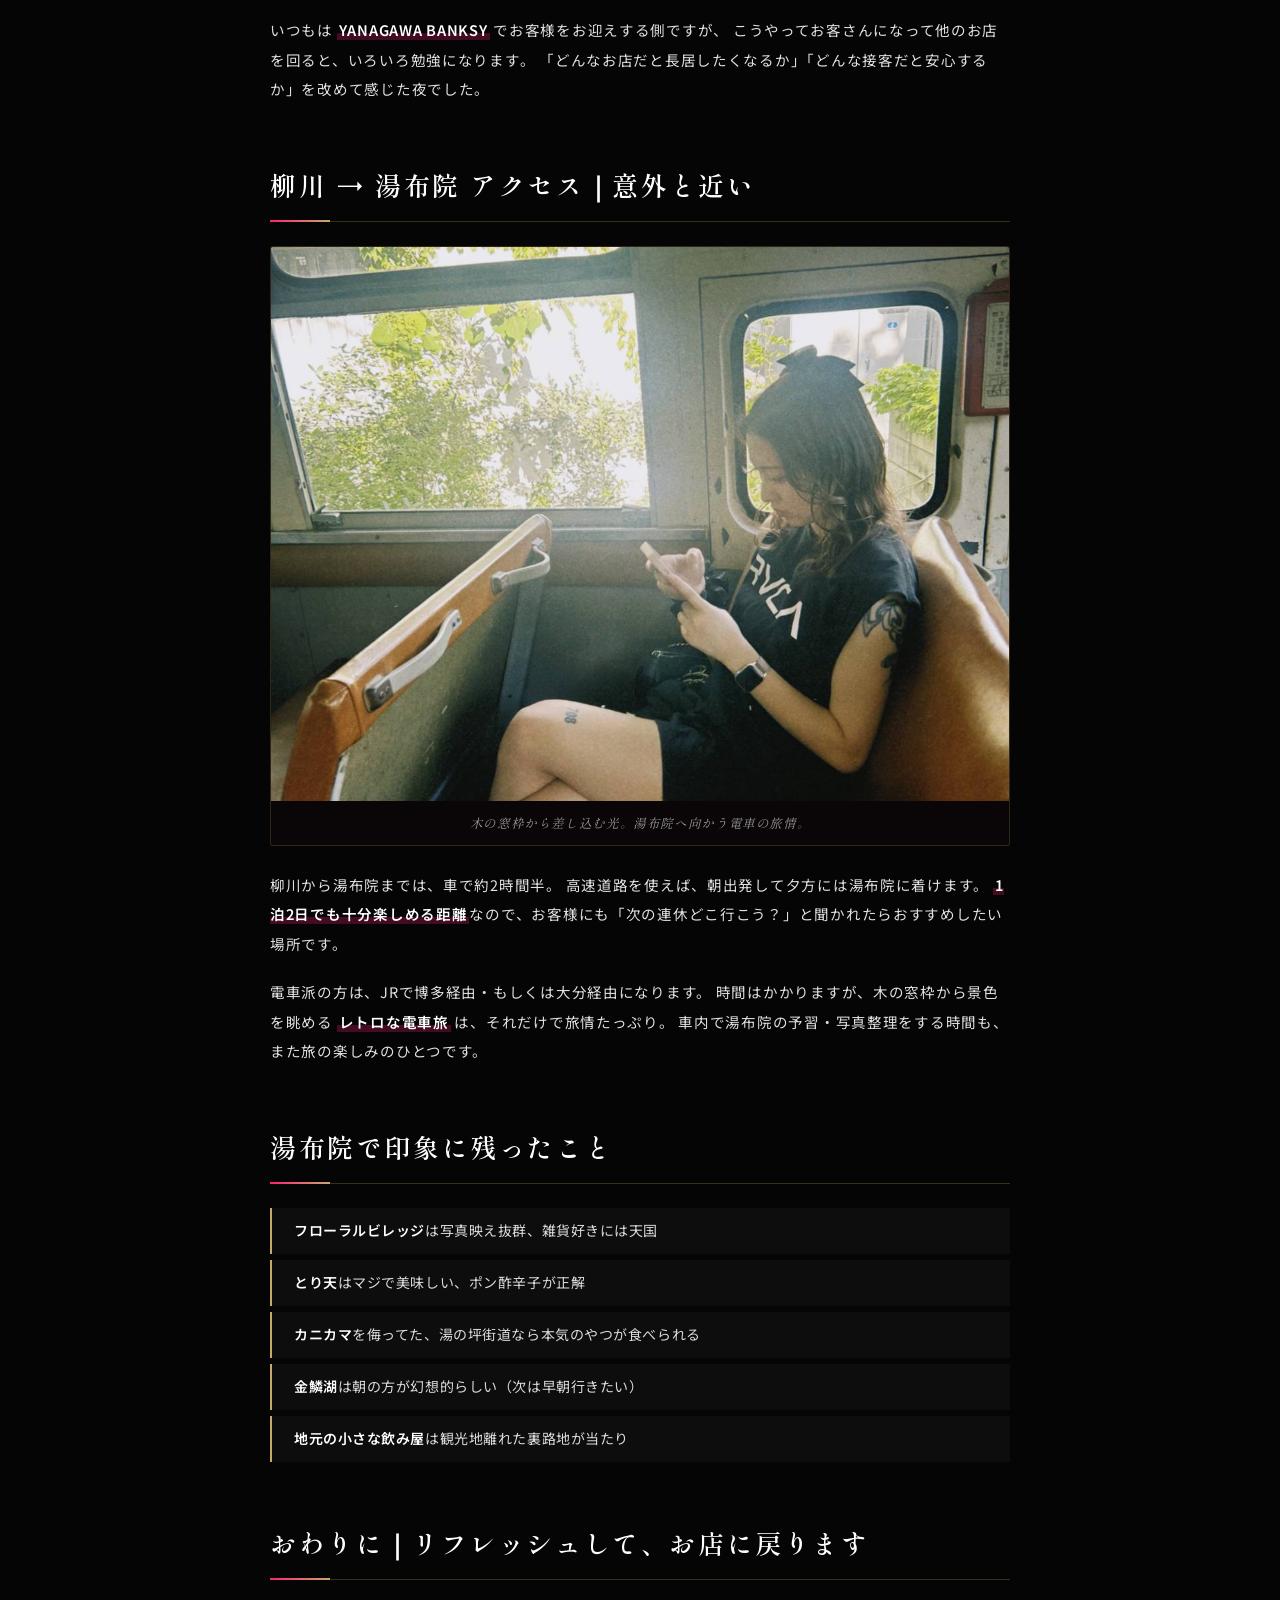
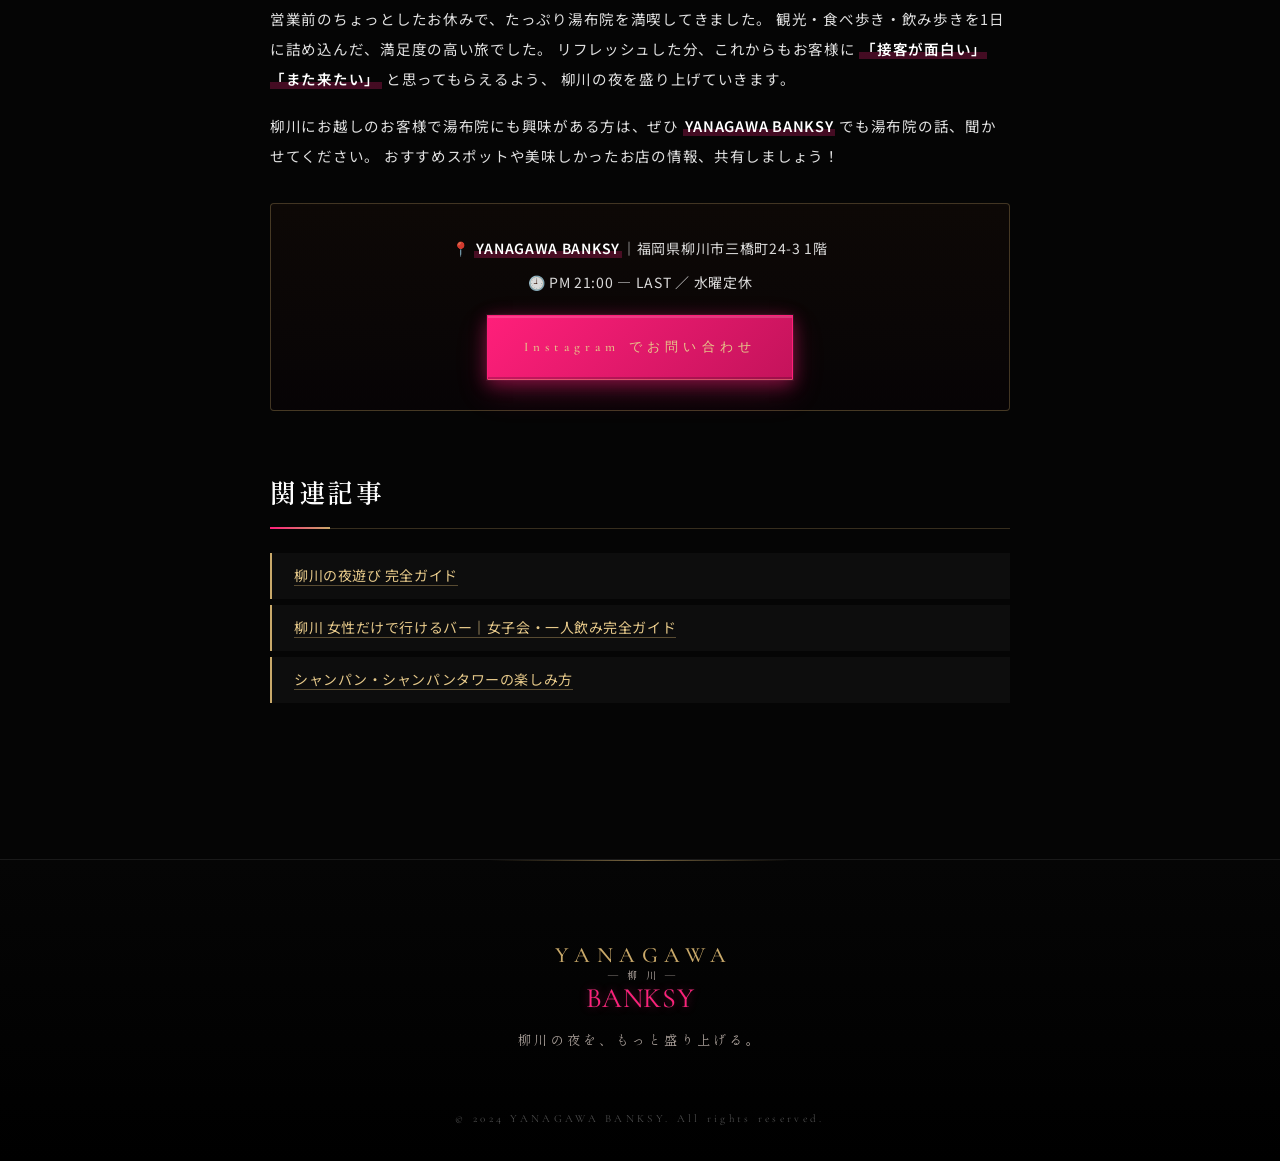
<file: yufuin.html>
<!DOCTYPE html>
<html lang="ja">
<head>
  <meta charset="UTF-8" />
  <meta name="viewport" content="width=device-width, initial-scale=1.0" />
  <meta name="google-site-verification" content="dSbMjBkwGF0XG8jXtN3kdjqoQiC5pMFc0-0tf2VDewg" />

  <script async src="https://www.googletagmanager.com/gtag/js?id=G-PSTJRFPBBK"></script>
  <script>
    window.dataLayer = window.dataLayer || [];
    function gtag(){dataLayer.push(arguments);}
    gtag('js', new Date());
    gtag('config', 'G-PSTJRFPBBK');
  </script>
  <!-- ===== Microsoft Clarity ===== -->
  <script type="text/javascript">
    (function(c,l,a,r,i,t,y){
        c[a]=c[a]||function(){(c[a].q=c[a].q||[]).push(arguments)};
        t=l.createElement(r);t.async=1;t.src="https://www.clarity.ms/tag/"+i;
        y=l.getElementsByTagName(r)[0];y.parentNode.insertBefore(t,y);
    })(window, document, "clarity", "script", "x25u7n0b42");
  </script>

  <title>湯布院でリフレッシュしてきました｜YANAGAWA BANKSY スタッフ旅行記</title>
  <meta name="description" content="先週、YANAGAWA BANKSY のスタッフで湯布院へ。とり天、カニカマ、フローラルビレッジ、湯の坪街道の食べ歩き＆飲み歩き旅行記。柳川から日帰り・1泊でも行ける近場リフレッシュ旅。" />
  <meta name="keywords" content="湯布院 旅行,湯布院 食べ歩き,湯布院 とり天,湯布院 カニカマ,湯布院 フローラルビレッジ,湯布院 観光,湯布院 飲み歩き,湯の坪街道,大分 旅行,柳川 大分,柳川 湯布院,スタッフ旅行,スタッフブログ,YANAGAWA BANKSY,柳川バンクシー" />
  <meta name="robots" content="index, follow" />
  <meta name="referrer" content="strict-origin-when-cross-origin" />
  <link rel="canonical" href="https://banksy-s2.github.io/yufuin.html" />

  <meta property="og:type" content="article" />
  <meta property="og:title" content="湯布院でリフレッシュしてきました｜YANAGAWA BANKSY スタッフ旅行記" />
  <meta property="og:description" content="湯布院でとり天・カニカマ・フローラルビレッジを満喫。柳川から行ける近場リフレッシュ旅行記。" />
  <meta property="og:url" content="https://banksy-s2.github.io/yufuin.html" />
  <meta property="og:image" content="https://banksy-s2.github.io/og-image.jpg" />
  <meta property="og:locale" content="ja_JP" />

  <meta name="twitter:card" content="summary_large_image" />
  <meta name="twitter:title" content="湯布院でリフレッシュしてきました｜スタッフ旅行記" />
  <meta name="twitter:description" content="湯布院でとり天・カニカマ・フローラルビレッジを満喫した1日。" />
  <meta name="twitter:image" content="https://banksy-s2.github.io/og-image.jpg" />

  <link rel="icon" href="favicon.svg" type="image/svg+xml" />
  <link rel="preconnect" href="https://fonts.googleapis.com" />
  <link rel="preconnect" href="https://fonts.gstatic.com" crossorigin />
  <link href="https://fonts.googleapis.com/css2?family=Cormorant+Garamond:ital,wght@0,400;0,500;0,700;1,400;1,700&family=Shippori+Mincho:wght@400;500;600;700&family=Noto+Sans+JP:wght@300;400;500;700&display=swap" rel="stylesheet" />
  <link rel="stylesheet" href="styles.css" />

  <script type="application/ld+json">
  {
    "@context": "https://schema.org",
    "@type": "Article",
    "headline": "湯布院でリフレッシュしてきました｜YANAGAWA BANKSY スタッフ旅行記",
    "description": "YANAGAWA BANKSY のスタッフで湯布院へ。とり天・カニカマ・フローラルビレッジを満喫したリフレッシュ旅行記。",
    "image": "https://banksy-s2.github.io/og-image.jpg",
    "datePublished": "2026-06-08",
    "dateModified": "2026-06-08",
    "author": { "@type": "Organization", "name": "YANAGAWA BANKSY" },
    "publisher": {
      "@type": "Organization",
      "name": "YANAGAWA BANKSY",
      "logo": { "@type": "ImageObject", "url": "https://banksy-s2.github.io/og-image.jpg" }
    },
    "mainEntityOfPage": "https://banksy-s2.github.io/yufuin.html"
  }
  </script>
</head>
<body>
  <div class="grain" aria-hidden="true"></div>

  <header class="site-header">
    <a href="index.html" class="brand">
      <div class="brand-logo">
        <span class="brand-en">YANAGAWA</span>
        <span class="brand-sub">— 柳 川 —</span>
        <span class="brand-banksy">BANKSY</span>
      </div>
    </a>
    <nav class="nav">
      <a href="index.html">HOME</a>
      <a href="index.html#cast">CAST</a>
      <a href="index.html#system">SYSTEM</a>
      <a href="guide.html">GUIDE</a>
      <a href="index.html#access">ACCESS</a>
    </nav>
  </header>

  <article class="guide-article">
    <div class="container narrow">
      <nav class="breadcrumb" aria-label="パンくずリスト">
        <a href="index.html">ホーム</a> ／ <a href="guide.html">ガイド</a> ／ <span aria-current="page">スタッフ旅行記｜湯布院</span>
      </nav>

      <header class="guide-head">
        <span class="kicker">— STAFF DIARY —</span>
        <h1 class="guide-title">湯布院でリフレッシュしてきました<br /><small>YANAGAWA BANKSY スタッフ旅行記</small></h1>
        <p class="guide-meta">2026.06.08 ／ ちょっとした営業前のお休みに、大分・湯布院へ。</p>
      </header>

      <figure class="trip-hero">
        <img src="images/trip/yufuin-hero.jpg" alt="湯布院フローラルビレッジの石造り路地" loading="lazy" onerror="this.style.display='none'" />
        <figcaption>絵本の中みたいな石造り路地。これぞ湯布院フローラルビレッジ。</figcaption>
      </figure>

      <section class="guide-section">
        <h2>はじめに｜先週、湯布院へ行ってきました</h2>
        <p>
          こんにちは、YANAGAWA BANKSY のスタッフです。
          先週、お店のメンバーで <strong>大分県の湯布院（ゆふいん）</strong> へ行ってきました。
          柳川からだと意外と近い湯布院。<strong>営業前のリフレッシュ旅行</strong>として、
          食べ歩き・飲み歩き・観光をギュッと詰め込んだ1日を過ごしてきました。
        </p>
        <p>
          このページでは、湯布院で実際に行った場所・食べたもの・印象に残ったスポットを写真と一緒にご紹介します。
          柳川にお越しのお客様で「次の休みに湯布院も行ってみたいな」という方の参考にもなれば嬉しいです。
        </p>
      </section>

      <section class="guide-section">
        <h2>湯布院といえば、まず「フローラルビレッジ」</h2>
        <figure class="trip-photo">
          <img src="images/trip/yufuin-floral.jpg" alt="湯布院フローラルビレッジ FLORAL看板" loading="lazy" onerror="this.style.display='none'" />
          <figcaption>FLORAL の看板。蔦に絡まれた石造りの入口が可愛い。</figcaption>
        </figure>
        <p>
          湯布院といえば外せないのが <strong>湯布院フローラルビレッジ</strong>。
          イギリスのコッツウォルズ地方をモデルにした、おとぎ話のような街並みが広がっています。
          石造りの建物に花が咲き乱れて、ぜんぶ写真映え。
          ピーターラビットや魔女の宅急便モチーフのお店もあって、童心に帰れる空間でした。
        </p>
        <p>
          お土産屋さんや雑貨屋、フクロウカフェまであって、ふらっと立ち寄っても2〜3時間あっという間。
          女子旅・カップル・家族連れ、誰と来ても楽しめる場所だと思います。
        </p>
      </section>

      <section class="guide-section">
        <h2>大分名物「とり天」食べました</h2>
        <figure class="trip-photo">
          <img src="images/trip/yufuin-toriten.jpg" alt="大分名物 とり天定食" loading="lazy" onerror="this.style.display='none'" />
          <figcaption>サクサク衣、ふんわり鶏。これが大分のとり天。おにぎりとセットで満足度MAX。</figcaption>
        </figure>
        <p>
          大分に来たら絶対に食べたいのが <strong>とり天</strong>。
          鶏のから揚げと唐揚げの中間みたいな、衣がふわっとした天ぷら風の鶏料理です。
          ポン酢と練り辛子で食べると、サクッと軽くてあっという間に完食。
          柳川のお店では出していないので、ちょっと羨ましい大分の郷土料理ですね。
        </p>
        <p>
          ちなみに、お酒との相性も抜群。
          ビールはもちろん、ハイボールにも、レモンサワーにも合います。
          「揚げ物 × お酒」は鉄板の組み合わせですが、とり天はその中でも特に軽くて飽きないのが魅力。
        </p>
      </section>

      <section class="guide-section">
        <h2>湯布院で出会った「うっしっしshhi」の大分和牛</h2>
        <figure class="trip-photo">
          <img src="images/trip/yufuin-wagyu.jpg" alt="湯布院 大分和牛 うっしっしshhi" loading="lazy" onerror="this.style.display='none'" />
          <figcaption>「うっしっしshhi」── 湯布院で評判の大分和牛串。</figcaption>
        </figure>
        <p>
          そしてもう一つ、湯布院で出会ったのが <strong>「うっしっしshhi（うっしっしー）」</strong> という大分和牛のお店。
          看板の和牛串がジューシーで、緑に囲まれた可愛い入口は写真スポットとしても人気。
          「Oita wagyu / 와규 / 和牛」と多言語表記もあって、海外からのお客さんもたくさんいました。
          食べ歩きの途中、ここで立ち止まって和牛を頬張る幸せ ✨
        </p>
        <p>
          柳川にも美味しい和牛のお店はありますが、観光地でこういう「ここでしか食べられない一品」に出会うのは旅の醍醐味です。
        </p>
      </section>

      <section class="guide-section">
        <h2>湯の坪街道で食べ歩き｜昼から乾杯、カニカマも美味しかった</h2>
        <figure class="trip-photo">
          <img src="images/trip/yufuin-walk.jpg" alt="湯の坪街道で食べ歩きドリンク" loading="lazy" onerror="this.style.display='none'" />
          <figcaption>カラフルなドリンク片手に街道散策。</figcaption>
        </figure>
        <figure class="trip-photo">
          <img src="images/trip/yufuin-drink.jpg" alt="湯の坪街道で昼ビール ¥500 乾杯" loading="lazy" onerror="this.style.display='none'" />
          <figcaption>昼間からビール ¥500 で乾杯。これぞ旅の醍醐味。</figcaption>
        </figure>
        <p>
          湯布院駅から金鱗湖（きんりんこ）まで続く <strong>湯の坪街道（ゆのつぼかいどう）</strong> は、
          食べ歩きグルメの宝庫。ソフトクリーム、コロッケ、唐揚げ、和菓子、そして意外と本気なのが <strong>カニカマ</strong>。
        </p>
        <p>
          「えっ、カニカマ？」と思うかもしれませんが、これがマジで美味しい。
          本物のカニみたいな食感で、その場でほぐして食べる熱々のやつは別物でした。
          食べ歩きしながら街を散策するだけで、湯布院は半日楽しめます。
        </p>
      </section>

      <section class="guide-section">
        <h2>金鱗湖と湯の街の風景</h2>
        <p>
          湯の坪街道の終点にある <strong>金鱗湖（きんりんこ）</strong> は、湯布院のシンボル的な観光スポット。
          湖底から温泉が湧き出していて、特に冬の朝は朝霧が立ち込めて幻想的な景色になるそうです。
          私たちが行った日は晴れていて、湖面に由布岳が映ってきれいでした。
        </p>
        <p>
          金鱗湖の周りには小さなカフェや美術館もあるので、
          食べ歩きで疲れたら、ここで一息つくのがおすすめ。
        </p>
      </section>

      <section class="guide-section">
        <h2>湯布院のアート空間にも立ち寄り</h2>
        <figure class="trip-photo">
          <img src="images/trip/yufuin-art.jpg" alt="湯布院のアート/美術館空間" loading="lazy" onerror="this.style.display='none'" />
          <figcaption>静かな空間に作品が並ぶ。湯布院は意外とアートな街。</figcaption>
        </figure>
        <p>
          湯布院って温泉と食べ歩きのイメージが強いですが、実は <strong>アートスポット</strong> も多い街なんです。
          静謐な空間に現代アートが並ぶギャラリーは、賑やかな観光地から少し離れて落ち着ける場所。
          食べ歩きで疲れた体を休めるにもちょうど良くて、感性のリセットになりました。
        </p>
        <p>
          ピンクのネオンに彩られた YANAGAWA BANKSY も、ある意味「ストリートアート × バー」な空間。
          いろんなアート空間に触れると、自分のお店の演出にもアイデアが生まれます。
        </p>
      </section>

      <section class="guide-section">
        <h2>夜は飲み歩き｜湯布院の地酒もチェック</h2>
        <figure class="trip-photo">
          <img src="images/trip/yufuin-bar.jpg" alt="湯布院 夜のラウンジでくつろぐスタッフ" loading="lazy" onerror="this.style.display='none'" />
          <figcaption>夜は地元のお店で。ピンクのネオン、なんかバンクシーぽい...？</figcaption>
        </figure>
        <p>
          観光を楽しんだあとは、お楽しみの <strong>飲み歩き</strong>。
          湯布院には地元の焼酎・日本酒を出してくれる小さなお店が点在していて、観光地とは違う「日常の湯布院」が味わえます。
          大分は焼酎の名産地でもあるので、芋・麦・米いろいろ試せました。
        </p>
        <p>
          いつもは <strong>YANAGAWA BANKSY</strong> でお客様をお迎えする側ですが、
          こうやってお客さんになって他のお店を回ると、いろいろ勉強になります。
          「どんなお店だと長居したくなるか」「どんな接客だと安心するか」を改めて感じた夜でした。
        </p>
      </section>

      <section class="guide-section">
        <h2>柳川 → 湯布院 アクセス｜意外と近い</h2>
        <figure class="trip-photo">
          <img src="images/trip/yufuin-train.jpg" alt="湯布院へ向かう電車の車内" loading="lazy" onerror="this.style.display='none'" />
          <figcaption>木の窓枠から差し込む光。湯布院へ向かう電車の旅情。</figcaption>
        </figure>
        <p>
          柳川から湯布院までは、車で約2時間半。
          高速道路を使えば、朝出発して夕方には湯布院に着けます。
          <strong>1泊2日でも十分楽しめる距離</strong>なので、お客様にも「次の連休どこ行こう？」と聞かれたらおすすめしたい場所です。
        </p>
        <p>
          電車派の方は、JRで博多経由・もしくは大分経由になります。
          時間はかかりますが、木の窓枠から景色を眺める <strong>レトロな電車旅</strong> は、それだけで旅情たっぷり。
          車内で湯布院の予習・写真整理をする時間も、また旅の楽しみのひとつです。
        </p>
      </section>

      <section class="guide-section">
        <h2>湯布院で印象に残ったこと</h2>
        <ul>
          <li><strong>フローラルビレッジ</strong>は写真映え抜群、雑貨好きには天国</li>
          <li><strong>とり天</strong>はマジで美味しい、ポン酢辛子が正解</li>
          <li><strong>カニカマ</strong>を侮ってた、湯の坪街道なら本気のやつが食べられる</li>
          <li><strong>金鱗湖</strong>は朝の方が幻想的らしい（次は早朝行きたい）</li>
          <li><strong>地元の小さな飲み屋</strong>は観光地離れた裏路地が当たり</li>
        </ul>
      </section>

      <section class="guide-section">
        <h2>おわりに｜リフレッシュして、お店に戻ります</h2>
        <p>
          営業前のちょっとしたお休みで、たっぷり湯布院を満喫してきました。
          観光・食べ歩き・飲み歩きを1日に詰め込んだ、満足度の高い旅でした。
          リフレッシュした分、これからもお客様に <strong>「接客が面白い」「また来たい」</strong> と思ってもらえるよう、
          柳川の夜を盛り上げていきます。
        </p>
        <p>
          柳川にお越しのお客様で湯布院にも興味がある方は、ぜひ <strong>YANAGAWA BANKSY</strong> でも湯布院の話、聞かせてください。
          おすすめスポットや美味しかったお店の情報、共有しましょう！
        </p>

        <div class="trip-cta">
          <p>📍 <strong>YANAGAWA BANKSY</strong>｜福岡県柳川市三橋町24-3 1階</p>
          <p>🕘 PM 21:00 — LAST ／ 水曜定休</p>
          <p><a class="btn btn-primary" href="https://www.instagram.com/banksy.s2/" target="_blank" rel="noopener"><span>Instagram でお問い合わせ</span></a></p>
        </div>
      </section>

      <section class="guide-section">
        <h2>関連記事</h2>
        <ul>
          <li><a href="guide.html">柳川の夜遊び 完全ガイド</a></li>
          <li><a href="ladies.html">柳川 女性だけで行けるバー｜女子会・一人飲み完全ガイド</a></li>
          <li><a href="champagne.html">シャンパン・シャンパンタワーの楽しみ方</a></li>
        </ul>
      </section>
    </div>
  </article>

  <footer class="site-footer">
    <div class="container">
      <div class="footer-brand">
        <div class="brand-logo">
          <span class="brand-en">YANAGAWA</span>
          <span class="brand-sub">— 柳 川 —</span>
          <span class="brand-banksy">BANKSY</span>
        </div>
        <p class="footer-tag">柳川の夜を、もっと盛り上げる。</p>
      </div>
      <p class="footer-copy">© 2024 YANAGAWA BANKSY. All rights reserved.</p>
    </div>
  </footer>
</body>
</html>
</file>
<file: styles.css>
/* =========================================================
   YANAGAWA BANKSY — Luxury Night Lounge Theme
   inspired by high-end club sites (black × gold × pink)
   ========================================================= */

:root {
  --bg:        #050505;
  --bg-dark:   #000000;
  --bg-card:   #0d0a0a;
  --paper:     #f8f5f1;   /* オフホワイト */
  --paper-2:   #efe9e1;
  --ink:       #f7f3f0;
  --ink-mute:  #a89e98;
  --ink-dark:  #1a1413;

  --pink:      #ff1f7a;
  --pink-deep: #c4135b;
  --pink-soft: #ffb3d1;
  --gold:      #c9a96a;
  --gold-2:    #e6c98a;
  --line:      rgba(255, 255, 255, 0.1);
  --line-dark: rgba(0, 0, 0, 0.1);

  --font-serif:   "Cormorant Garamond", "Shippori Mincho", serif;
  --font-mincho:  "Shippori Mincho", "游明朝", serif;
  --font-display: "Cormorant Garamond", serif;
  --font-banksy:  "Cormorant Garamond", "Caprasimo", serif;
  --font-jp:      "Noto Sans JP", -apple-system, BlinkMacSystemFont, sans-serif;

  --maxw: 1200px;
}

* { box-sizing: border-box; margin: 0; padding: 0; }
html { scroll-behavior: smooth; }

body {
  background: var(--bg);
  color: var(--ink);
  font-family: var(--font-jp);
  font-weight: 300;
  line-height: 1.85;
  letter-spacing: 0.04em;
  overflow-x: hidden;
  -webkit-font-smoothing: antialiased;
}

a { color: inherit; text-decoration: none; }
img, svg { max-width: 100%; display: block; }
ul { list-style: none; }

.container {
  max-width: var(--maxw);
  margin: 0 auto;
  padding: 0 40px;
}
.container.narrow { max-width: 820px; }
@media (max-width: 720px) {
  .container { padding: 0 20px; }
}

/* =========================================================
   TOPBAR
   ========================================================= */
.topbar {
  background: #000;
  border-bottom: 1px solid var(--line);
  font-size: 11px;
  letter-spacing: 0.25em;
  color: var(--ink-mute);
}
.topbar-inner {
  max-width: var(--maxw);
  margin: 0 auto;
  padding: 8px 40px;
  display: flex; justify-content: space-between;
}
.topbar-tag { color: var(--gold); }
@media (max-width: 720px) {
  .topbar-inner { padding: 8px 20px; font-size: 10px; gap: 8px; }
  .topbar-hours { text-align: right; }
}

/* =========================================================
   HEADER
   ========================================================= */
.site-header {
  position: sticky; top: 0;
  display: grid;
  grid-template-columns: 1fr auto 1fr;
  align-items: center;
  padding: 20px 40px;
  background: rgba(5, 5, 5, 0.92);
  backdrop-filter: blur(10px);
  -webkit-backdrop-filter: blur(10px);
  border-bottom: 1px solid var(--line);
  z-index: 100;
}

.brand {
  grid-column: 2;
  text-align: center;
}
.brand-logo {
  display: inline-flex;
  flex-direction: column;
  align-items: center;
  line-height: 1;
  gap: 4px;
}
.brand-en {
  font-family: var(--font-display);
  font-size: 22px;
  letter-spacing: 0.35em;
  text-indent: 0.35em;
  color: var(--gold);
  font-weight: 500;
}
.brand-sub {
  font-family: var(--font-mincho);
  font-size: 10px;
  letter-spacing: 0.5em;
  text-indent: 0.5em;
  color: var(--ink-mute);
}
.brand-banksy {
  font-family: var(--font-banksy);
  font-size: 28px;
  letter-spacing: 0.02em;
  color: var(--pink);
  text-shadow: 0 0 30px rgba(255,31,122,0.5);
}

.nav {
  grid-column: 1 / -1;
  grid-row: 2;
  display: flex; justify-content: center; gap: 32px;
  margin-top: 14px;
  padding-top: 14px;
  border-top: 1px solid var(--line);
}
.nav a {
  font-family: var(--font-display);
  font-size: 13px;
  letter-spacing: 0.3em;
  color: var(--ink-mute);
  transition: color .25s;
  position: relative;
  padding: 2px 0;
}
.nav a::after {
  content: "";
  position: absolute; left: 50%; bottom: -4px;
  width: 0; height: 1px;
  background: var(--gold);
  transition: width .3s, left .3s;
}
.nav a:hover { color: var(--gold); }
.nav a:hover::after { width: 100%; left: 0; }

.menu-toggle {
  display: none;
  grid-column: 3;
  justify-self: end;
  background: transparent;
  border: 0;
  width: 32px; height: 32px;
  cursor: pointer;
  flex-direction: column; gap: 6px;
  padding: 0;
}
.menu-toggle span {
  display: block;
  width: 100%; height: 1px;
  background: var(--ink);
  transition: transform .3s, opacity .3s;
}

@media (max-width: 860px) {
  .site-header { padding: 14px 20px; grid-template-columns: 1fr auto 1fr; }
  .brand-en { font-size: 18px; }
  .brand-banksy { font-size: 22px; }
  .nav { display: none; flex-direction: column; gap: 14px; margin-top: 14px; }
  .nav.open { display: flex; }
  .menu-toggle { display: flex; }
}

/* =========================================================
   HERO
   ========================================================= */
.hero {
  position: relative;
  min-height: calc(100vh - 80px);
  display: grid;
  place-items: center;
  overflow: hidden;
  isolation: isolate;
  padding: 80px 24px;
  background: var(--bg-dark);
}

.hero-bg {
  position: absolute; inset: 0;
  background:
    radial-gradient(ellipse 70% 50% at 80% 30%, rgba(255,31,122,0.22) 0%, transparent 60%),
    radial-gradient(ellipse 60% 70% at 15% 85%, rgba(201,169,106,0.18) 0%, transparent 65%),
    radial-gradient(ellipse at 50% 100%, rgba(196,19,91,0.25) 0%, transparent 60%),
    linear-gradient(180deg, #000 0%, #0a0505 100%);
  z-index: -3;
}
.hero-grain {
  position: absolute; inset: 0;
  background-image: url("data:image/svg+xml;utf8,<svg xmlns='http://www.w3.org/2000/svg' width='200' height='200'><filter id='n'><feTurbulence type='fractalNoise' baseFrequency='0.9' numOctaves='2' stitchTiles='stitch'/><feColorMatrix values='0 0 0 0 0 0 0 0 0 0 0 0 0 0 0 0 0 0 0.5 0'/></filter><rect width='100%25' height='100%25' filter='url(%23n)'/></svg>");
  opacity: 0.12;
  mix-blend-mode: overlay;
  z-index: -2;
  pointer-events: none;
}

.hero-stage {
  text-align: center;
  position: relative;
  z-index: 2;
}

.hero-eyebrow {
  font-family: var(--font-display);
  letter-spacing: 0.55em;
  font-size: 12px;
  color: var(--gold);
  margin-bottom: 36px;
  text-indent: 0.55em;
}
.hero-eyebrow span {
  color: var(--gold);
  margin: 0 12px;
}

.hero-title {
  display: flex;
  flex-direction: column;
  align-items: center;
  gap: 6px;
  margin-bottom: 28px;
}
.hero-line {
  font-family: var(--font-display);
  font-weight: 500;
  line-height: 1;
  font-size: clamp(56px, 11vw, 140px);
  letter-spacing: 0.04em;
  display: block;
}
.hero-line.line-1 {
  color: var(--ink);
  font-style: italic;
}
.hero-line.line-2 {
  color: var(--pink);
  font-family: var(--font-banksy);
  font-style: italic;
  font-weight: 700;
  letter-spacing: 0.01em;
  text-shadow: 0 0 50px rgba(255,31,122,0.5);
  font-size: clamp(72px, 14vw, 180px);
}
.hero-divider {
  color: var(--gold);
  opacity: 0.8;
  margin: 4px 0;
}

.hero-tag {
  font-family: var(--font-mincho);
  font-size: clamp(18px, 2.2vw, 26px);
  letter-spacing: 0.3em;
  text-indent: 0.3em;
  color: var(--ink);
  margin-bottom: 12px;
  font-weight: 500;
}
.hero-jp {
  font-family: var(--font-mincho);
  font-size: 14px;
  letter-spacing: 0.2em;
  color: var(--ink-mute);
  margin-bottom: 48px;
}

.hero-actions {
  display: flex; gap: 16px; justify-content: center; flex-wrap: wrap;
}

.hero-art {
  position: absolute;
  bottom: 0; right: 5%;
  width: clamp(100px, 14vw, 180px);
  color: var(--gold);
  opacity: 0.18;
  z-index: 0;
  pointer-events: none;
}
.hero-art .hero-girl { color: var(--gold); }

.scroll-indicator {
  position: absolute; bottom: 24px; left: 50%;
  transform: translateX(-50%);
  display: flex; flex-direction: column; align-items: center; gap: 10px;
  font-family: var(--font-display);
  font-size: 11px; letter-spacing: 0.4em;
  color: var(--ink-mute);
}
.scroll-indicator i {
  width: 1px; height: 40px;
  background: linear-gradient(to bottom, var(--gold), transparent);
  animation: scroll 1.8s ease-in-out infinite;
}
@keyframes scroll {
  0%   { transform: scaleY(0); transform-origin: top; }
  50%  { transform: scaleY(1); transform-origin: top; }
  51%  { transform: scaleY(1); transform-origin: bottom; }
  100% { transform: scaleY(0); transform-origin: bottom; }
}

/* =========================================================
   BUTTONS
   ========================================================= */
.btn {
  display: inline-flex; align-items: center; gap: 12px;
  padding: 16px 36px;
  font-family: var(--font-display);
  letter-spacing: 0.25em;
  font-size: 13px;
  border-radius: 0;
  transition: transform .3s, background .3s, color .3s, border-color .3s, box-shadow .3s;
  border: 1px solid transparent;
  cursor: pointer;
}
.btn-primary {
  background: linear-gradient(135deg, var(--pink) 0%, var(--pink-deep) 100%);
  color: #fff;
  box-shadow: 0 12px 30px rgba(255,31,122,0.35);
  border-color: var(--pink);
}
.btn-primary:hover {
  transform: translateY(-2px);
  box-shadow: 0 18px 40px rgba(255,31,122,0.5);
}
.btn-ghost {
  background: transparent;
  color: var(--gold);
  border-color: var(--gold);
}
.btn-ghost:hover {
  background: var(--gold);
  color: #000;
}
.btn-outline {
  background: transparent;
  color: var(--pink);
  border-color: var(--pink);
}
.btn-outline:hover {
  background: var(--pink);
  color: #fff;
}

/* =========================================================
   SECTION COMMON
   ========================================================= */
.section {
  padding: 120px 0;
  position: relative;
  background: var(--paper);
  color: var(--ink-dark);
}
.section.dark {
  background: var(--bg);
  color: var(--ink);
}

@media (max-width: 720px) {
  .section { padding: 80px 0; }
}

.section-head {
  text-align: center;
  margin-bottom: 72px;
}
.kicker {
  display: inline-block;
  font-family: var(--font-display);
  letter-spacing: 0.5em;
  font-size: 12px;
  color: var(--gold);
  margin-bottom: 16px;
  text-indent: 0.5em;
}
.kicker.pink { color: var(--pink); }
.section-title {
  font-family: var(--font-mincho);
  font-size: clamp(28px, 4vw, 44px);
  font-weight: 500;
  line-height: 1.5;
  letter-spacing: 0.1em;
  margin-bottom: 16px;
}
.section.dark .section-title { color: var(--ink); }
.section-sub {
  font-family: var(--font-display);
  letter-spacing: 0.35em;
  font-size: 12px;
  color: var(--ink-mute);
  text-indent: 0.35em;
}

/* =========================================================
   ABOUT
   ========================================================= */
.about-grid {
  display: grid;
  grid-template-columns: 0.8fr 1fr;
  gap: 80px;
  align-items: center;
}
@media (max-width: 860px) {
  .about-grid { grid-template-columns: 1fr; gap: 48px; }
}

.about-art .art-frame {
  position: relative;
  aspect-ratio: 4 / 5;
  background:
    radial-gradient(ellipse at 50% 40%, rgba(255,31,122,0.3) 0%, transparent 65%),
    linear-gradient(160deg, #1a0a14 0%, #050505 100%);
  display: grid; place-items: center;
  border: 1px solid var(--line);
  overflow: hidden;
}
.about-art .art-frame::before {
  content: "";
  position: absolute; inset: 12px;
  border: 1px solid rgba(201,169,106,0.3);
  pointer-events: none;
}
.about-art .art-girl {
  width: 65%; height: auto;
  color: var(--ink);
  filter: drop-shadow(0 10px 20px rgba(0,0,0,0.4));
}
.frame-label {
  position: absolute;
  left: 20px; bottom: 20px;
  font-family: var(--font-display);
  letter-spacing: 0.35em;
  color: var(--gold);
  font-size: 11px;
}

.about-text .lead {
  font-family: var(--font-mincho);
  font-size: 17px;
  line-height: 2.1;
  margin-bottom: 24px;
  color: var(--ink);
}
.about-text p { color: var(--ink-mute); margin-bottom: 18px; font-size: 14px; }

.badges {
  display: flex; flex-wrap: wrap; gap: 10px;
  margin-top: 32px;
}
.badges li {
  font-family: var(--font-display);
  letter-spacing: 0.25em;
  font-size: 11px;
  padding: 6px 16px;
  border: 1px solid var(--gold);
  color: var(--gold);
}

/* =========================================================
   POINT
   ========================================================= */
.point-section { background: var(--paper); }
.point-grid {
  display: grid;
  grid-template-columns: repeat(3, 1fr);
  gap: 24px;
}
@media (max-width: 860px) {
  .point-grid { grid-template-columns: 1fr; }
}

.point-card {
  position: relative;
  background: #fff;
  border: 1px solid var(--line-dark);
  padding: 56px 32px 40px;
  text-align: center;
  transition: transform .35s, box-shadow .35s, border-color .35s;
  overflow: hidden;
}
.point-card:hover {
  transform: translateY(-6px);
  border-color: var(--gold);
  box-shadow: 0 20px 60px rgba(0,0,0,0.08);
}
.point-card.featured {
  background: linear-gradient(180deg, #1a1413 0%, #0a0505 100%);
  color: var(--ink);
  border-color: var(--gold);
}
.point-card.featured h3 { color: var(--gold-2); }
.point-card.featured p { color: var(--ink-mute); }
.point-card.featured .point-num { color: var(--pink); opacity: 0.8; }

.point-num {
  position: absolute;
  top: 16px; right: 24px;
  font-family: var(--font-display);
  font-size: 64px;
  line-height: 1;
  color: var(--gold);
  opacity: 0.3;
  font-style: italic;
}
.point-mark {
  width: 70px; height: 90px;
  margin: 0 auto 24px;
  color: var(--pink);
}
.point-mark.gold { color: var(--gold); height: 70px; }
.point-mark svg { width: 100%; height: 100%; }

.point-badge {
  position: absolute;
  top: 20px; left: 20px;
  font-family: var(--font-display);
  font-size: 10px;
  letter-spacing: 0.3em;
  padding: 4px 12px;
  background: var(--pink);
  color: #fff;
}

.point-card h3 {
  font-family: var(--font-mincho);
  font-size: 20px;
  font-weight: 600;
  margin-bottom: 16px;
  letter-spacing: 0.08em;
  color: var(--ink-dark);
}
.point-card p {
  font-size: 13px;
  line-height: 2;
  color: #5a5048;
}

/* =========================================================
   CAST
   ========================================================= */
.cast-section { background: var(--bg-dark); }
.cast-grid {
  display: grid;
  grid-template-columns: repeat(3, 1fr);
  gap: 20px;
}
@media (max-width: 860px) {
  .cast-grid { grid-template-columns: repeat(2, 1fr); gap: 12px; }
}

.cast-card {
  position: relative;
  overflow: hidden;
  border: 1px solid var(--line);
  background: linear-gradient(160deg, rgba(255,31,122,0.05), rgba(15,10,10,0.6));
  transition: transform .35s, border-color .35s;
}
.cast-card:hover {
  transform: translateY(-4px);
  border-color: var(--pink);
}
.cast-photo {
  aspect-ratio: 3 / 4;
  display: grid; place-items: center;
  background:
    radial-gradient(ellipse at 50% 30%, rgba(255,31,122,0.25), transparent 60%),
    linear-gradient(135deg, #1a0a14 0%, #050505 100%);
  font-family: var(--font-display);
  letter-spacing: 0.4em;
  color: rgba(255,255,255,0.4);
  font-size: 14px;
}
.cast-card figcaption {
  padding: 18px 20px;
  display: flex; justify-content: space-between; align-items: center;
  border-top: 1px solid var(--line);
}
.cast-rank {
  font-family: var(--font-display);
  font-size: 10px;
  letter-spacing: 0.3em;
  padding: 3px 10px;
  border: 1px solid var(--pink);
  color: var(--pink);
}
.cast-name {
  font-family: var(--font-mincho);
  font-size: 14px;
  letter-spacing: 0.15em;
  color: var(--ink);
}

.cast-note {
  text-align: center;
  margin-top: 32px;
  font-size: 12px;
  letter-spacing: 0.1em;
  color: var(--ink-mute);
}

/* =========================================================
   SYSTEM
   ========================================================= */
.system-section { background: var(--paper-2); }
.system-table-wrap {
  max-width: 880px;
  margin: 0 auto;
  background: #fff;
  padding: 48px;
  border: 1px solid var(--line-dark);
}
@media (max-width: 720px) {
  .system-table-wrap { padding: 24px; }
}
.system-table {
  width: 100%;
  border-collapse: collapse;
}
.system-table tr {
  border-bottom: 1px solid var(--line-dark);
}
.system-table tr:last-child { border-bottom: 0; }
.system-table th,
.system-table td {
  padding: 22px 12px;
  text-align: left;
  font-weight: 400;
  vertical-align: middle;
}
.system-table th {
  font-family: var(--font-mincho);
  font-size: 15px;
  letter-spacing: 0.1em;
  color: var(--ink-dark);
  width: 40%;
}
.system-table td {
  font-family: var(--font-display);
  font-size: 18px;
  color: var(--pink);
  width: 25%;
  font-style: italic;
}
.system-table td.muted {
  font-family: var(--font-jp);
  color: #8a7e76;
  font-size: 12px;
  font-style: normal;
  width: 35%;
}
.system-table .ask {
  letter-spacing: 0.15em;
  font-weight: 500;
}
@media (max-width: 720px) {
  .system-table th,
  .system-table td { display: block; width: 100%; padding: 8px 0; }
  .system-table tr { padding: 18px 0; display: block; }
}

.system-foot {
  text-align: center;
  margin-top: 32px;
  font-size: 12px;
  color: #6a605a;
  letter-spacing: 0.1em;
}

/* =========================================================
   NEWS
   ========================================================= */
.news-section { background: var(--bg-dark); }
.news-list {
  max-width: 800px;
  margin: 0 auto;
  border-top: 1px solid var(--line);
}
.news-list li {
  display: grid;
  grid-template-columns: 130px 80px 1fr;
  gap: 24px; align-items: center;
  padding: 22px 8px;
  border-bottom: 1px solid var(--line);
  transition: background .25s;
}
.news-list li:hover { background: rgba(255,31,122,0.04); }
.news-list time {
  font-family: var(--font-display);
  letter-spacing: 0.15em;
  color: var(--gold);
  font-size: 14px;
}
.news-tag {
  font-family: var(--font-display);
  font-size: 11px;
  letter-spacing: 0.25em;
  text-align: center;
  padding: 4px 0;
  border: 1px solid var(--pink);
  color: var(--pink);
}
.news-list p { font-size: 14px; color: var(--ink); }
@media (max-width: 600px) {
  .news-list li { grid-template-columns: 1fr; gap: 6px; }
  .news-tag { justify-self: start; padding: 4px 12px; }
}

/* =========================================================
   INFO
   ========================================================= */
.info-section { background: var(--paper); }
.info-list {
  border-top: 1px solid var(--line-dark);
}
.info-row {
  display: grid;
  grid-template-columns: 180px 1fr;
  gap: 24px;
  padding: 22px 8px;
  border-bottom: 1px solid var(--line-dark);
}
.info-row dt {
  font-family: var(--font-display);
  letter-spacing: 0.25em;
  color: var(--pink);
  font-size: 13px;
  padding-top: 2px;
}
.info-row dd {
  font-family: var(--font-mincho);
  font-size: 16px;
  letter-spacing: 0.08em;
  color: var(--ink-dark);
}
.info-row dd small {
  color: #8a7e76; font-size: 12px; margin-left: 6px;
}
.info-row dd a { color: var(--pink); border-bottom: 1px solid var(--pink); padding-bottom: 1px; }
@media (max-width: 600px) {
  .info-row { grid-template-columns: 1fr; gap: 4px; }
}

/* =========================================================
   ACCESS
   ========================================================= */
.access-section { background: var(--bg-dark); }
.access-grid {
  display: grid;
  grid-template-columns: 1fr 1.3fr;
  gap: 48px;
  align-items: stretch;
}
@media (max-width: 860px) { .access-grid { grid-template-columns: 1fr; } }

.access-text h3 {
  font-family: var(--font-mincho);
  font-size: clamp(20px, 2.4vw, 26px);
  font-weight: 500;
  line-height: 1.7;
  margin-bottom: 20px;
  letter-spacing: 0.08em;
}
.access-text p {
  color: var(--ink-mute);
  margin-bottom: 32px;
}
.access-map {
  min-height: 360px;
  height: 100%;
  overflow: hidden;
  border: 1px solid var(--line);
  filter: grayscale(0.5) contrast(1.05) brightness(0.85);
  transition: filter .35s;
  position: relative;
}
.access-map iframe {
  width: 100%;
  height: 100%;
  min-height: 360px;
  display: block;
  border: 0;
}
.access-map:hover { filter: grayscale(0) contrast(1) brightness(1); }
@media (max-width: 720px) {
  .access-map { min-height: 320px; }
  .access-map iframe { min-height: 320px; }
}

/* =========================================================
   RECRUIT
   ========================================================= */
.recruit-section {
  background: linear-gradient(135deg, #1a0a14 0%, #050505 100%);
  color: var(--ink);
  padding: 80px 0;
}
.recruit-card {
  display: grid;
  grid-template-columns: 1fr auto;
  gap: 48px;
  align-items: center;
  padding: 60px;
  border: 1px solid var(--gold);
  background: rgba(0,0,0,0.4);
  position: relative;
  overflow: hidden;
}
.recruit-card::before {
  content: "";
  position: absolute;
  top: -50px; right: -50px;
  width: 200px; height: 200px;
  background: radial-gradient(circle, rgba(255,31,122,0.3), transparent 70%);
  border-radius: 50%;
}
.recruit-text {
  position: relative;
}
.recruit-text h2 {
  font-family: var(--font-mincho);
  font-size: clamp(20px, 2.6vw, 28px);
  font-weight: 500;
  line-height: 1.7;
  margin-bottom: 16px;
  letter-spacing: 0.08em;
}
.recruit-text p {
  color: var(--ink-mute);
  margin-bottom: 24px;
  font-size: 14px;
}
.recruit-art {
  width: 140px;
  color: var(--pink);
  opacity: 0.5;
  position: relative;
}
@media (max-width: 720px) {
  .recruit-card { grid-template-columns: 1fr; padding: 36px 24px; }
  .recruit-art { display: none; }
}

/* =========================================================
   FOOTER
   ========================================================= */
.site-footer {
  background: #000;
  color: var(--ink);
  padding: 80px 0 32px;
  border-top: 1px solid var(--line);
}
.footer-brand {
  text-align: center;
  margin-bottom: 56px;
}
.footer-tag {
  margin-top: 16px;
  color: var(--ink-mute);
  font-family: var(--font-mincho);
  font-size: 13px;
  letter-spacing: 0.25em;
}
.footer-cols {
  display: grid;
  grid-template-columns: repeat(4, 1fr);
  gap: 32px;
  padding-bottom: 48px;
  border-bottom: 1px solid var(--line);
}
@media (max-width: 900px) {
  .footer-cols { grid-template-columns: repeat(2, 1fr); gap: 32px; }
}
@media (max-width: 480px) {
  .footer-cols { grid-template-columns: 1fr; gap: 28px; text-align: center; }
}
.footer-cols h4 {
  font-family: var(--font-display);
  letter-spacing: 0.3em;
  color: var(--gold);
  font-size: 13px;
  font-weight: 500;
  margin-bottom: 16px;
}
.footer-cols ul li {
  font-size: 13px;
  color: var(--ink-mute);
  padding: 4px 0;
}
.footer-cols a:hover { color: var(--pink); }
.footer-copy {
  margin-top: 32px;
  text-align: center;
  font-family: var(--font-display);
  font-size: 11px;
  letter-spacing: 0.3em;
  color: rgba(255,255,255,0.3);
}

/* =========================================================
   REVEAL ANIMATION
   ========================================================= */
.reveal {
  opacity: 0;
  transform: translateY(24px);
  transition: opacity 1.2s cubic-bezier(.16,1,.3,1), transform 1.2s cubic-bezier(.16,1,.3,1);
}
.reveal.is-visible {
  opacity: 1;
  transform: translateY(0);
}

/* =========================================================
   ¥6,000,000 — LUXURY UPGRADE LAYER
   オープニング・カーソル・グレイン・縦書き・パララックス・微細演出
   ========================================================= */

/* --- ロード時はスクロール禁止＆フェードイン --- */
html.is-loading,
html.is-loading body {
  overflow: hidden;
}
html.is-loading body > *:not(.loader):not(.cursor):not(.grain):not(svg) {
  opacity: 0;
}
body > *:not(.loader):not(.cursor):not(.grain):not(svg) {
  transition: opacity 1.2s ease 0.2s;
}

/* --- オープニングローダー --- */
.loader {
  position: fixed;
  inset: 0;
  z-index: 9999;
  background: #000;
  display: flex;
  align-items: center;
  justify-content: center;
  pointer-events: none;
  transition: opacity 1s ease;
}
.loader.is-done {
  opacity: 0;
  visibility: hidden;
}
.loader-curtain {
  position: absolute;
  inset: 0;
  background: linear-gradient(180deg, #000 0%, #1a0a14 100%);
  transform-origin: top;
  transition: transform 1.2s cubic-bezier(.86,0,.07,1) 0.4s;
}
.loader.is-done .loader-curtain {
  transform: scaleY(0);
  transform-origin: top;
}
.loader-inner {
  position: relative;
  z-index: 2;
  display: flex;
  flex-direction: column;
  align-items: center;
  gap: 20px;
  text-align: center;
}
.loader-mark {
  font-family: var(--font-display);
  font-size: clamp(48px, 8vw, 88px);
  font-weight: 300;
  font-style: italic;
  letter-spacing: 0.1em;
  background: linear-gradient(180deg, #fff 0%, var(--gold) 50%, var(--pink) 100%);
  -webkit-background-clip: text;
  background-clip: text;
  color: transparent;
  animation: loaderPulse 1.8s ease-in-out infinite;
}
@keyframes loaderPulse {
  0%, 100% { opacity: 0.7; letter-spacing: 0.1em; }
  50%      { opacity: 1;   letter-spacing: 0.18em; }
}
.loader-en {
  font-family: var(--font-display);
  font-size: 11px;
  letter-spacing: 0.5em;
  color: var(--gold);
  opacity: 0.8;
}
.loader-bar {
  display: block;
  width: 140px;
  height: 1px;
  background: rgba(255,255,255,0.1);
  position: relative;
  overflow: hidden;
}
.loader-bar i {
  position: absolute;
  inset: 0;
  background: linear-gradient(90deg, transparent, var(--gold), var(--pink), transparent);
  animation: loaderBar 1.4s ease-in-out infinite;
}
@keyframes loaderBar {
  0%   { transform: translateX(-100%); }
  100% { transform: translateX(100%); }
}

/* --- カスタムカーソル（PCのみ） --- */
.cursor {
  position: fixed;
  top: 0; left: 0;
  pointer-events: none;
  z-index: 9998;
  mix-blend-mode: difference;
  display: none;
}
@media (hover: hover) and (pointer: fine) {
  .cursor { display: block; }
  html.cursor-ready,
  html.cursor-ready * { cursor: none !important; }
}
.cursor-dot {
  position: absolute;
  top: 0; left: 0;
  width: 6px; height: 6px;
  background: #ff1f7a;
  border-radius: 50%;
  transform: translate(-50%, -50%);
  transition: width .2s, height .2s, background .2s;
}
.cursor-ring {
  position: absolute;
  top: 0; left: 0;
  width: 36px; height: 36px;
  border: 1px solid rgba(255,255,255,0.8);
  border-radius: 50%;
  transform: translate(-50%, -50%);
  transition: width .25s cubic-bezier(.16,1,.3,1),
              height .25s cubic-bezier(.16,1,.3,1),
              border-color .25s,
              transform .15s ease-out;
}
.cursor.is-hover .cursor-ring {
  width: 64px; height: 64px;
  border-color: var(--pink);
}
.cursor.is-hover .cursor-dot {
  width: 0; height: 0;
}
.cursor.is-text .cursor-ring {
  width: 4px; height: 28px;
  border-radius: 2px;
  background: #fff;
  border: none;
}
.cursor.is-text .cursor-dot { width: 0; height: 0; }

/* --- フィルムグレイン（全体に薄くノイズ） --- */
.grain {
  position: fixed;
  inset: -50%;
  z-index: 9997;
  pointer-events: none;
  opacity: 0.06;
  background-image: url("data:image/svg+xml;utf8,<svg xmlns='http://www.w3.org/2000/svg' width='240' height='240'><filter id='n'><feTurbulence type='fractalNoise' baseFrequency='0.95' numOctaves='2' stitchTiles='stitch'/><feColorMatrix values='0 0 0 0 1  0 0 0 0 1  0 0 0 0 1  0 0 0 0.6 0'/></filter><rect width='100%' height='100%' filter='url(%23n)'/></svg>");
  background-size: 240px 240px;
  animation: grainShift 8s steps(8) infinite;
  mix-blend-mode: overlay;
  will-change: transform;
}
/* モバイルでは動かさない（パフォーマンス優先） */
@media (max-width: 720px) {
  .grain { animation: none; opacity: 0.04; }
}
@keyframes grainShift {
  0%   { transform: translate(0,0); }
  10%  { transform: translate(-2%,-3%); }
  20%  { transform: translate(-4%,2%); }
  30%  { transform: translate(3%,-4%); }
  40%  { transform: translate(-3%,3%); }
  50%  { transform: translate(2%,2%); }
  60%  { transform: translate(-2%,-2%); }
  70%  { transform: translate(4%,-3%); }
  80%  { transform: translate(-3%,4%); }
  90%  { transform: translate(2%,-2%); }
  100% { transform: translate(0,0); }
}

/* --- 縦書きキャッチ（ヒーロー左右） --- */
.hero { overflow: hidden; min-height: 100vh; }
.hero-vertical {
  position: absolute;
  top: 50%;
  transform: translateY(-50%);
  display: flex;
  flex-direction: column;
  gap: 14px;
  z-index: 2;
  font-family: var(--font-display);
  font-style: italic;
  font-size: 11px;
  letter-spacing: 0.5em;
  color: var(--gold);
  opacity: 0.55;
  writing-mode: vertical-rl;
  text-orientation: mixed;
}
.hero-vertical-left  { left: 28px; }
.hero-vertical-right {
  right: 28px;
  font-family: var(--font-mincho);
  font-style: normal;
  font-size: 13px;
  letter-spacing: 0.4em;
  color: var(--ink);
  opacity: 0.4;
  writing-mode: vertical-rl;
}
.hero-vertical-right .dot { display: none; }
.hero-vertical .dot {
  opacity: 0.5;
  font-style: normal;
}
@media (max-width: 900px) {
  .hero-vertical { display: none; }
}

/* --- ヒーロー強化（パララックス対応） --- */
.hero-bg {
  position: absolute;
  inset: -10% -5%;
  background:
    radial-gradient(ellipse at 20% 30%, rgba(255,31,122,0.18), transparent 50%),
    radial-gradient(ellipse at 80% 70%, rgba(201,169,106,0.12), transparent 55%),
    radial-gradient(ellipse at 50% 50%, rgba(196,19,91,0.10), transparent 70%);
  z-index: 1;
  will-change: transform;
}
/* ボタンと下メタが被らないよう、下にしっかり余白 */
.hero-stage {
  position: relative;
  z-index: 3;
  padding-block: 80px 220px;
}
.hero-art { z-index: 2; will-change: transform; opacity: 0.5; }

@media (max-width: 720px) {
  .hero-stage { padding-block: 60px 180px; }
}

/* --- ヒーロー下メタ（数字3点） --- */
.hero-meta {
  position: absolute;
  bottom: 60px;     /* SCROLLは左下なので下に余裕あり */
  left: 50%;
  transform: translateX(-50%);
  display: flex;
  gap: 60px;
  z-index: 4;
  padding-top: 24px;
  border-top: 1px solid rgba(201,169,106,0.3);
  min-width: 480px;
  justify-content: center;
}
.meta-cell {
  display: flex;
  flex-direction: column;
  align-items: center;
  gap: 6px;
}
.meta-num {
  font-family: var(--font-display);
  font-size: 22px;
  font-weight: 500;
  color: var(--gold);
  letter-spacing: 0.15em;
}
.meta-label {
  font-family: var(--font-display);
  font-size: 9px;
  letter-spacing: 0.4em;
  color: var(--ink-mute);
  text-transform: uppercase;
}
@media (max-width: 720px) {
  .hero-meta {
    bottom: 60px;
    min-width: auto;
    gap: 28px;
    padding-top: 16px;
  }
  .meta-num { font-size: 16px; }
  .meta-label { font-size: 8px; }
}

/* --- スクロールリビール強化（方向別） --- */
.reveal-up    { opacity:0; transform: translateY(40px); }
.reveal-left  { opacity:0; transform: translateX(-40px); }
.reveal-right { opacity:0; transform: translateX(40px); }
.reveal-zoom  { opacity:0; transform: scale(0.94); }
.reveal-up.is-visible,
.reveal-left.is-visible,
.reveal-right.is-visible,
.reveal-zoom.is-visible {
  opacity:1; transform: none;
  transition: opacity 1.4s cubic-bezier(.16,1,.3,1),
              transform 1.4s cubic-bezier(.16,1,.3,1);
}

/* --- Split text（1文字ずつフェード） --- */
.split-text .char {
  display: inline-block;
  opacity: 0;
  transform: translateY(40%) rotateX(-90deg);
  transform-origin: bottom;
  transition: opacity .9s ease, transform .9s cubic-bezier(.16,1,.3,1);
}
.split-text.is-in .char {
  opacity: 1;
  transform: none;
}

/* --- magnetic button --- */
.magnetic { position: relative; will-change: transform; transition: transform .3s cubic-bezier(.16,1,.3,1); }
.btn { transition: transform .3s cubic-bezier(.16,1,.3,1), background .3s, color .3s, border-color .3s; }

/* --- セクション余白増加（高級感） --- */
.section { padding: 140px 0; }
@media (max-width: 720px) {
  .section { padding: 90px 0; }
}

/* --- セクションタイトル装飾追加 --- */
.section-head {
  position: relative;
}
.section-head::after {
  content: "";
  display: block;
  width: 1px; height: 60px;
  margin: 36px auto 0;
  background: linear-gradient(180deg, var(--gold), transparent);
  opacity: 0.6;
}
.section-head.light::after {
  background: linear-gradient(180deg, var(--gold), transparent);
}

/* --- セクションのキックエッジ装飾 --- */
.section { position: relative; }
.section.dark::before {
  content: "";
  position: absolute;
  top: 60px; left: 50%;
  transform: translateX(-50%);
  width: 1px; height: 80px;
  background: linear-gradient(180deg, transparent, var(--gold), transparent);
  opacity: 0.3;
}

/* --- カードのhover強化 --- */
.point-card { transition: transform .5s cubic-bezier(.16,1,.3,1), border-color .4s, background .4s; }
.point-card:hover { transform: translateY(-8px); }
.cast-card { transition: transform .5s cubic-bezier(.16,1,.3,1); }
.cast-card:hover { transform: translateY(-4px); }
.cast-photo { transition: filter .5s, transform .8s cubic-bezier(.16,1,.3,1); filter: grayscale(0.5); }
.cast-card:hover .cast-photo { filter: grayscale(0); transform: scale(1.03); }

/* --- bodyの初期グラデーション微調整 --- */
body {
  background:
    radial-gradient(ellipse at top, #0a0507 0%, #050505 50%),
    var(--bg);
  background-attachment: fixed;
}

/* --- ヒーローライン1（YANAGAWA）も微調整 --- */
.hero-line.line-1 {
  font-family: var(--font-display);
  font-weight: 300;
  font-style: italic;
  letter-spacing: 0.05em;
  font-size: clamp(40px, 6vw, 72px);
  color: var(--ink);
  opacity: 0.95;
}

/* --- スクロールインジケーター強化（位置：左下に移動して重なり回避） --- */
.scroll-indicator {
  position: absolute;
  bottom: 24px;
  left: 40px;       /* 右→左に移動。メタ数字とも重ならない */
  right: auto;
  z-index: 5;
  display: flex;
  flex-direction: column;
  align-items: center;
  gap: 12px;
  font-family: var(--font-display);
  font-size: 10px;
  letter-spacing: 0.5em;
  color: var(--gold);
  opacity: 0.7;
}
.scroll-indicator i {
  display: block;
  width: 1px; height: 48px;
  background: linear-gradient(180deg, var(--gold), transparent);
  position: relative;
  overflow: hidden;
}
.scroll-indicator i::after {
  content: "";
  position: absolute;
  inset: 0;
  background: linear-gradient(180deg, #fff, transparent);
  animation: scrollPulse 2.4s ease-in-out infinite;
}
@keyframes scrollPulse {
  0%   { transform: translateY(-100%); }
  50%  { transform: translateY(20%); }
  100% { transform: translateY(120%); }
}
@media (max-width: 720px) {
  .scroll-indicator { left: 20px; right: auto; bottom: 16px; font-size: 9px; }
  .scroll-indicator i { height: 32px; }
  .hero-meta { bottom: 80px; }
}

/* --- Cast photoにグラデーション追加 --- */
.cast-photo {
  position: relative;
  background:
    linear-gradient(135deg, #1a0a14 0%, #0a0707 100%);
  overflow: hidden;
}
.cast-photo::before {
  content: "";
  position: absolute;
  inset: 0;
  background: radial-gradient(circle at 30% 30%, rgba(255,31,122,0.15), transparent 70%);
}

/* --- Newsアイテムのhoverライン --- */
.news-list li {
  position: relative;
  transition: padding-left .4s ease;
}
.news-list li::before {
  content: "";
  position: absolute;
  left: 0; top: 50%;
  width: 0; height: 1px;
  background: var(--gold);
  transition: width .4s ease;
  transform: translateY(-50%);
}
.news-list li:hover { padding-left: 24px; }
.news-list li:hover::before { width: 18px; }

/* --- Footerにロゴグロー --- */
.footer-brand .brand-logo {
  position: relative;
}
.footer-brand .brand-logo::after {
  content: "";
  position: absolute;
  top: 50%; left: 50%;
  transform: translate(-50%, -50%);
  width: 200px; height: 200px;
  background: radial-gradient(circle, rgba(255,31,122,0.1), transparent 70%);
  pointer-events: none;
  z-index: -1;
}

/* --- 縦線装飾を各セクションに --- */
.kicker {
  position: relative;
  padding: 0 24px;
  display: inline-block;
}
.kicker::before,
.kicker::after {
  content: "";
  position: absolute;
  top: 50%;
  width: 30px; height: 1px;
  background: currentColor;
  opacity: 0.4;
  transform: translateY(-50%);
}
.kicker::before { left: -30px; }
.kicker::after  { right: -30px; }

/* --- リダクション設定（モーションを抑える人向け） --- */
@media (prefers-reduced-motion: reduce) {
  .grain { display: none; }
  .loader { display: none; }
  *, *::before, *::after {
    animation-duration: 0.01ms !important;
    transition-duration: 0.01ms !important;
  }
}

/* =========================================================
   ¥10,000,000 — QUALITY UPGRADE LAYER
   金箔・大理石・ガラス・光沢・多重シャドウで質感を極限まで
   ========================================================= */

/* --- カラー追加（深みのある色） --- */
:root {
  --gold-grad: linear-gradient(135deg, #e6c98a 0%, #c9a96a 25%, #8b6f3f 50%, #c9a96a 75%, #f5dca0 100%);
  --pink-grad: linear-gradient(135deg, #ff5ba1 0%, #ff1f7a 50%, #c4135b 100%);
  --paper-tex: url("data:image/svg+xml;utf8,<svg xmlns='http://www.w3.org/2000/svg' width='400' height='400'><filter id='p'><feTurbulence type='fractalNoise' baseFrequency='0.7' numOctaves='3' stitchTiles='stitch'/><feColorMatrix values='0 0 0 0 0  0 0 0 0 0  0 0 0 0 0  0 0 0 0.15 0'/></filter><rect width='100%' height='100%' filter='url(%23p)'/></svg>");
  --marble-tex: url("data:image/svg+xml;utf8,<svg xmlns='http://www.w3.org/2000/svg' width='800' height='800'><filter id='m'><feTurbulence type='fractalNoise' baseFrequency='0.012' numOctaves='4' seed='5'/><feColorMatrix values='0 0 0 0 0.95  0 0 0 0 0.93  0 0 0 0 0.88  0 0 0 0.5 0'/></filter><rect width='100%' height='100%' filter='url(%23m)'/></svg>");

  --shadow-deep:
    0 1px 2px rgba(0,0,0,0.4),
    0 8px 24px rgba(0,0,0,0.45),
    0 24px 60px rgba(0,0,0,0.5),
    0 0 0 1px rgba(201,169,106,0.1) inset;
  --shadow-glow:
    0 0 24px rgba(255,31,122,0.15),
    0 8px 32px rgba(0,0,0,0.4),
    0 0 0 1px rgba(201,169,106,0.15) inset;
}

/* --- BANKSY 文字：金箔のような光沢ピンク --- */
.hero-line.line-2 {
  background: linear-gradient(
    180deg,
    #ffb3d1 0%,
    #ff5ba1 25%,
    #ff1f7a 50%,
    #c4135b 75%,
    #ff1f7a 100%
  );
  -webkit-background-clip: text;
  background-clip: text;
  color: transparent;
  position: relative;
  filter:
    drop-shadow(0 0 30px rgba(255,31,122,0.4))
    drop-shadow(0 0 60px rgba(255,31,122,0.2));
}

/* YANAGAWA に金箔風グラデ */
.hero-line.line-1 {
  background: linear-gradient(180deg, #fff 0%, #f7f3f0 50%, #e6c98a 100%);
  -webkit-background-clip: text;
  background-clip: text;
  color: transparent;
  filter: drop-shadow(0 2px 8px rgba(0,0,0,0.5));
}

/* --- セクションタイトル：金箔細グラデ --- */
.section-title {
  position: relative;
}
/* 暗いセクション：白→金グラデ */
.section.dark .section-title,
.section.dark .recruit-text h2 {
  background: linear-gradient(180deg, #fff 0%, #f0e6d4 60%, var(--gold) 100%);
  -webkit-background-clip: text;
  background-clip: text;
  color: transparent;
  -webkit-text-fill-color: transparent;
}
/* 明るいセクション：濃い黒→ほんの少しだけ金（最後の数%のみ） */
.section:not(.dark) .section-title {
  background: linear-gradient(180deg, var(--ink-dark) 0%, var(--ink-dark) 88%, var(--gold) 100%);
  -webkit-background-clip: text;
  background-clip: text;
  color: var(--ink-dark);
  -webkit-text-fill-color: transparent;
}

/* --- 大理石テクスチャを全body背景に薄く --- */
body::before {
  content: "";
  position: fixed;
  inset: 0;
  background: var(--marble-tex);
  background-size: 800px;
  opacity: 0.04;
  mix-blend-mode: overlay;
  pointer-events: none;
  z-index: 1;
}

/* --- 紙テクスチャ：明るいセクション（point, system, info, recruit） --- */
.point-section,
.system-section,
.info-section,
.recruit-section {
  position: relative;
}
.point-section::before,
.system-section::before,
.info-section::before,
.recruit-section::before {
  content: "";
  position: absolute;
  inset: 0;
  background: var(--paper-tex);
  background-size: 400px;
  opacity: 0.5;
  pointer-events: none;
  z-index: 0;
}
.point-section > *,
.system-section > *,
.info-section > *,
.recruit-section > * {
  position: relative;
  z-index: 1;
}

/* --- TOPBAR：ガラス＋金線下 --- */
.topbar {
  background: linear-gradient(180deg, rgba(0,0,0,0.95), rgba(10,5,7,0.95));
  backdrop-filter: blur(12px) saturate(1.2);
  -webkit-backdrop-filter: blur(12px) saturate(1.2);
  border-bottom: 1px solid transparent;
  border-image: linear-gradient(90deg, transparent, var(--gold), transparent) 1;
  position: relative;
  z-index: 102;
}
.topbar::after {
  content: "";
  position: absolute;
  left: 50%; bottom: -1px;
  width: 200px; height: 1px;
  transform: translateX(-50%);
  background: linear-gradient(90deg, transparent, var(--gold), transparent);
  opacity: 0.6;
}

/* --- HEADER：ガラスを濃く＆下に金線 --- */
.site-header {
  background: linear-gradient(180deg, rgba(5,5,5,0.85), rgba(5,5,5,0.7));
  backdrop-filter: blur(16px) saturate(1.4);
  -webkit-backdrop-filter: blur(16px) saturate(1.4);
  border-bottom: none;
  position: sticky;
  box-shadow:
    0 1px 0 rgba(201,169,106,0.15),
    0 16px 40px rgba(0,0,0,0.4);
}

/* --- ロゴ：BANKSY部分に金箔縁取り（micro highlight） --- */
.brand-banksy {
  position: relative;
  text-shadow:
    0 0 1px rgba(255,255,255,0.2),
    0 0 10px rgba(255,31,122,0.4);
}

/* --- ヒーローエンブレム（中央背景に紋章） --- */
.hero-stage::before {
  content: "";
  position: absolute;
  top: 50%; left: 50%;
  transform: translate(-50%, -50%);
  width: 480px; height: 480px;
  background:
    radial-gradient(circle, transparent 40%, rgba(201,169,106,0.08) 41%, rgba(201,169,106,0.08) 42%, transparent 43%),
    radial-gradient(circle, transparent 55%, rgba(201,169,106,0.05) 56%, rgba(201,169,106,0.05) 57%, transparent 58%);
  z-index: 0;
  pointer-events: none;
  opacity: 0.7;
}
.hero-stage::after {
  content: "Y · B";
  position: absolute;
  top: 50%; left: 50%;
  transform: translate(-50%, -50%);
  font-family: var(--font-display);
  font-style: italic;
  font-weight: 300;
  font-size: 280px;
  letter-spacing: 0.1em;
  color: transparent;
  -webkit-text-stroke: 0.5px rgba(201,169,106,0.12);
  z-index: 0;
  pointer-events: none;
  white-space: nowrap;
}
@media (max-width: 720px) {
  .hero-stage::after { font-size: 160px; }
  .hero-stage::before { width: 280px; height: 280px; }
}

/* --- ボタン：質感全面強化 --- */
.btn {
  position: relative;
  overflow: hidden;
  display: inline-flex;
  align-items: center;
  justify-content: center;
  padding: 18px 36px;
  font-family: var(--font-display);
  font-size: 13px;
  letter-spacing: 0.4em;
  font-weight: 500;
  isolation: isolate;
}
.btn > span { position: relative; z-index: 2; }
.btn::before {
  content: "";
  position: absolute;
  top: 0; left: -120%;
  width: 60%; height: 100%;
  background: linear-gradient(
    100deg,
    transparent 0%,
    rgba(255,255,255,0.25) 50%,
    transparent 100%
  );
  transform: skewX(-20deg);
  transition: left .8s cubic-bezier(.16,1,.3,1);
  z-index: 1;
}
.btn:hover::before { left: 130%; }

.btn-primary {
  background: linear-gradient(135deg, var(--pink) 0%, var(--pink-deep) 100%);
  color: #fff;
  box-shadow:
    0 2px 0 rgba(255,255,255,0.15) inset,
    0 -2px 0 rgba(0,0,0,0.2) inset,
    0 4px 16px rgba(255,31,122,0.4),
    0 12px 32px rgba(255,31,122,0.2),
    0 0 0 1px rgba(255,255,255,0.05);
}
.btn-primary:hover {
  box-shadow:
    0 2px 0 rgba(255,255,255,0.2) inset,
    0 -2px 0 rgba(0,0,0,0.2) inset,
    0 6px 24px rgba(255,31,122,0.6),
    0 16px 48px rgba(255,31,122,0.3),
    0 0 0 1px rgba(255,255,255,0.1);
  transform: translateY(-2px);
}
.btn-ghost {
  background: transparent;
  color: var(--ink);
  border: 1px solid transparent;
  background-image:
    linear-gradient(rgba(5,5,5,0.6), rgba(5,5,5,0.6)),
    linear-gradient(135deg, var(--gold), var(--gold-2), var(--gold));
  background-origin: border-box;
  background-clip: padding-box, border-box;
  box-shadow:
    0 4px 20px rgba(0,0,0,0.3),
    0 0 0 1px rgba(201,169,106,0.2);
}
.btn-ghost:hover {
  color: var(--gold-2);
  box-shadow:
    0 6px 28px rgba(0,0,0,0.4),
    0 0 24px rgba(201,169,106,0.2),
    0 0 0 1px rgba(201,169,106,0.4);
}
.btn-outline {
  background: transparent;
  color: var(--gold);
  border: 1px solid var(--gold);
  padding: 16px 32px;
}
.btn-outline:hover {
  background: var(--gold);
  color: #000;
}

/* --- ポイントカード：ガラスモーフィズム＋多重影 --- */
.point-card {
  background: linear-gradient(155deg,
    rgba(255,255,255,0.6) 0%,
    rgba(255,255,255,0.4) 100%);
  backdrop-filter: blur(20px);
  -webkit-backdrop-filter: blur(20px);
  border: 1px solid rgba(255,255,255,0.5);
  box-shadow:
    0 1px 2px rgba(0,0,0,0.05),
    0 8px 24px rgba(0,0,0,0.08),
    0 24px 60px rgba(0,0,0,0.06),
    0 0 0 1px rgba(201,169,106,0.1) inset;
  position: relative;
  overflow: hidden;
}
.point-card::before {
  content: "";
  position: absolute;
  inset: 0;
  background:
    radial-gradient(circle at 0% 0%, rgba(255,255,255,0.6), transparent 50%);
  pointer-events: none;
}
.point-card.featured {
  background: linear-gradient(155deg,
    rgba(255,31,122,0.95) 0%,
    rgba(196,19,91,1) 100%);
  color: #fff;
  border: 1px solid rgba(255,255,255,0.2);
  box-shadow:
    0 2px 4px rgba(255,31,122,0.3),
    0 12px 32px rgba(255,31,122,0.25),
    0 32px 80px rgba(255,31,122,0.15),
    0 0 0 1px rgba(255,255,255,0.1) inset;
}
.point-card.featured::before {
  background:
    radial-gradient(circle at 0% 0%, rgba(255,255,255,0.25), transparent 60%);
}
.point-num {
  font-family: var(--font-display);
  font-style: italic;
  background: var(--gold-grad);
  -webkit-background-clip: text;
  background-clip: text;
  color: transparent;
}

/* --- CASTカード：シネマティックなガラス --- */
.cast-card {
  background: linear-gradient(155deg,
    rgba(20,10,15,0.8) 0%,
    rgba(10,7,7,0.95) 100%);
  border: 1px solid rgba(201,169,106,0.15);
  backdrop-filter: blur(12px);
  -webkit-backdrop-filter: blur(12px);
  box-shadow:
    0 1px 2px rgba(0,0,0,0.5),
    0 12px 32px rgba(0,0,0,0.4),
    0 32px 80px rgba(0,0,0,0.3),
    0 0 0 1px rgba(255,255,255,0.04) inset;
  overflow: hidden;
  position: relative;
}
.cast-card::after {
  content: "";
  position: absolute;
  top: 0; left: 0; right: 0;
  height: 1px;
  background: linear-gradient(90deg, transparent, var(--gold), transparent);
  opacity: 0.4;
}
.cast-card:hover {
  border-color: rgba(201,169,106,0.4);
  box-shadow:
    0 2px 4px rgba(0,0,0,0.5),
    0 16px 48px rgba(0,0,0,0.5),
    0 40px 100px rgba(255,31,122,0.15),
    0 0 0 1px rgba(201,169,106,0.2) inset;
}

/* --- SYSTEM テーブル：質感アップ --- */
.system-table-wrap {
  background: rgba(255,255,255,0.5);
  backdrop-filter: blur(20px);
  -webkit-backdrop-filter: blur(20px);
  border: 1px solid rgba(201,169,106,0.2);
  border-radius: 2px;
  padding: 48px;
  box-shadow:
    0 4px 16px rgba(0,0,0,0.06),
    0 16px 48px rgba(0,0,0,0.05),
    0 32px 80px rgba(0,0,0,0.04),
    0 0 0 1px rgba(255,255,255,0.5) inset;
  position: relative;
}
.system-table-wrap::before {
  content: "";
  position: absolute;
  top: 0; left: 50%;
  transform: translateX(-50%);
  width: 120px; height: 1px;
  background: linear-gradient(90deg, transparent, var(--gold), transparent);
}
.system-table th { font-family: var(--font-display); letter-spacing: 0.15em; font-weight: 600; }
.ask {
  background: var(--gold-grad);
  -webkit-background-clip: text;
  background-clip: text;
  color: transparent;
  font-family: var(--font-display);
  font-size: 22px;
  font-weight: 600;
  letter-spacing: 0.1em;
}

/* --- INFO リスト：金箔縁取り --- */
.info-row {
  border-bottom: 1px solid rgba(201,169,106,0.15);
  padding: 24px 0;
  transition: padding-left .4s ease, background .4s ease;
}
.info-row:hover {
  padding-left: 16px;
  background: linear-gradient(90deg, rgba(201,169,106,0.04), transparent);
}
.info-row dt {
  font-family: var(--font-display);
  letter-spacing: 0.3em;
  color: var(--gold);
  font-size: 12px;
}

/* --- ABOUT セクション：金箔の額縁 --- */
.about-art .art-frame {
  position: relative;
  padding: 32px;
  border: 1px solid transparent;
  background-image:
    linear-gradient(rgba(5,5,5,0.9), rgba(20,10,15,0.95)),
    linear-gradient(135deg, var(--gold-2), var(--gold), #8b6f3f, var(--gold-2));
  background-origin: border-box;
  background-clip: padding-box, border-box;
  box-shadow:
    0 24px 60px rgba(0,0,0,0.4),
    0 0 0 1px rgba(201,169,106,0.2) inset,
    0 0 80px rgba(255,31,122,0.1) inset;
}
.art-frame::before,
.art-frame::after {
  content: "";
  position: absolute;
  width: 16px; height: 16px;
  border: 1px solid var(--gold);
}
.art-frame::before {
  top: 8px; left: 8px;
  border-right: none; border-bottom: none;
}
.art-frame::after {
  bottom: 8px; right: 8px;
  border-left: none; border-top: none;
}
.frame-label {
  position: absolute;
  bottom: -14px; left: 50%;
  transform: translateX(-50%);
  background: var(--bg);
  padding: 0 16px;
  font-family: var(--font-display);
  font-size: 10px;
  letter-spacing: 0.4em;
  color: var(--gold);
}

/* --- 金箔の光点（ヒーロー背景の浮遊光） --- */
.hero::before {
  content: "";
  position: absolute;
  inset: 0;
  background-image:
    radial-gradient(1.5px 1.5px at 12% 18%, rgba(201,169,106,0.6), transparent 50%),
    radial-gradient(1.5px 1.5px at 78% 32%, rgba(255,255,255,0.4), transparent 50%),
    radial-gradient(2px 2px at 24% 72%, rgba(201,169,106,0.5), transparent 50%),
    radial-gradient(1px 1px at 62% 80%, rgba(255,255,255,0.5), transparent 50%),
    radial-gradient(1.5px 1.5px at 85% 60%, rgba(201,169,106,0.4), transparent 50%),
    radial-gradient(1px 1px at 40% 28%, rgba(255,255,255,0.5), transparent 50%),
    radial-gradient(2px 2px at 92% 88%, rgba(201,169,106,0.4), transparent 50%),
    radial-gradient(1px 1px at 8% 50%, rgba(255,255,255,0.4), transparent 50%);
  z-index: 2;
  pointer-events: none;
  animation: particleFloat 12s ease-in-out infinite;
}
@keyframes particleFloat {
  0%, 100% { transform: translateY(0) translateX(0); opacity: 0.7; }
  50%      { transform: translateY(-30px) translateX(10px); opacity: 1; }
}

/* --- ナビ：高級ホテル風 underline --- */
.nav a {
  position: relative;
  padding: 8px 0;
}
.nav a::after {
  content: "";
  position: absolute;
  left: 0; bottom: 0;
  width: 0; height: 1px;
  background: linear-gradient(90deg, var(--gold), var(--pink));
  transition: width .5s cubic-bezier(.16,1,.3,1);
}
.nav a:hover::after { width: 100%; }
.nav a:hover { color: var(--gold-2); }

/* --- メタ数字：下に金箔線 --- */
.meta-cell {
  position: relative;
  padding: 0 16px;
}
.meta-cell:not(:last-child)::after {
  content: "";
  position: absolute;
  top: 50%; right: -30px;
  width: 1px; height: 24px;
  background: linear-gradient(180deg, transparent, var(--gold), transparent);
  transform: translateY(-50%);
}

/* --- News：質感アップ（ガラス＋金線） --- */
.news-list li {
  background: linear-gradient(155deg,
    rgba(255,255,255,0.04) 0%,
    rgba(255,255,255,0.01) 100%);
  border: 1px solid rgba(201,169,106,0.12);
  backdrop-filter: blur(8px);
  -webkit-backdrop-filter: blur(8px);
  padding: 28px 32px;
  margin-bottom: 12px;
  display: flex;
  align-items: center;
  gap: 24px;
  transition: all .4s cubic-bezier(.16,1,.3,1);
  position: relative;
}
/* モバイルでは縦積みに（ギュッと詰まり解消） */
@media (max-width: 720px) {
  .news-list li {
    flex-direction: column;
    align-items: flex-start;
    gap: 10px;
    padding: 22px 22px;
  }
  .news-list li:hover { padding-left: 22px; }
  .news-list li:hover::before { width: 0; }
  .news-list time {
    font-size: 12px;
    letter-spacing: 0.25em;
  }
  .news-list p {
    font-size: 14px;
    line-height: 1.7;
    color: rgba(255,255,255,0.92);
  }
  .news-tag { min-width: auto; padding: 3px 10px; font-size: 9.5px; }
}
.news-list li:hover {
  border-color: rgba(201,169,106,0.35);
  background: linear-gradient(155deg,
    rgba(255,31,122,0.04) 0%,
    rgba(201,169,106,0.04) 100%);
}
.news-list time {
  font-family: var(--font-display);
  font-size: 13px;
  letter-spacing: 0.2em;
  color: var(--gold);
  min-width: 110px;
}

/* 2周年記念ハイライト */
.news-list li.featured {
  background:
    linear-gradient(155deg, rgba(255,31,122,0.18) 0%, rgba(201,169,106,0.10) 100%);
  border-color: rgba(255,31,122,0.4);
  position: relative;
}
.news-list li.featured::before {
  content: "";
  position: absolute;
  left: 0; top: 0; bottom: 0;
  width: 3px;
  background: linear-gradient(180deg, var(--pink), var(--gold));
}
.news-list li.featured p strong {
  background: linear-gradient(135deg, #ff5ba1 0%, var(--pink) 50%, var(--pink-deep) 100%);
  -webkit-background-clip: text;
  background-clip: text;
  color: transparent;
  -webkit-text-fill-color: transparent;
  font-family: var(--font-mincho);
  font-weight: 700;
  font-size: 16px;
  letter-spacing: 0.06em;
}
.news-tag.anniv {
  background: var(--gold-grad);
  -webkit-background-clip: text;
  background-clip: text;
  color: transparent;
  -webkit-text-fill-color: transparent;
  border: 1px solid var(--gold);
  font-weight: 700;
}
.news-tag {
  font-family: var(--font-display);
  font-size: 10px;
  letter-spacing: 0.3em;
  padding: 4px 10px;
  border: 1px solid var(--pink);
  color: var(--pink);
  min-width: 70px;
  text-align: center;
}

/* --- RECRUIT card：BANKSY ポスター背景 --- */
.recruit-card {
  background:
    /* 上のグラデーションオーバーレイ（テキスト読みやすく） */
    linear-gradient(120deg,
      rgba(10, 0, 5, 0.85) 0%,
      rgba(40, 5, 20, 0.55) 40%,
      rgba(80, 10, 35, 0.35) 70%,
      rgba(10, 0, 5, 0.65) 100%),
    /* BANKSY ポスター画像 */
    url("images/art/banksy-poster.jpg") center / cover no-repeat;
  position: relative;
  overflow: hidden;
  padding: 80px 64px;
  border-radius: 2px;
  border: 1px solid rgba(201,169,106,0.3);
  box-shadow:
    0 4px 8px rgba(255,31,122,0.15),
    0 24px 64px rgba(0,0,0,0.4),
    0 48px 120px rgba(255,31,122,0.2),
    0 0 0 1px rgba(255,255,255,0.05) inset;
}
.recruit-card::before {
  content: "";
  position: absolute;
  inset: 0;
  width: auto; height: auto;
  border-radius: 0;
  /* ピンクの差し色 + ゴールドのアクセント */
  background:
    radial-gradient(circle at 80% 10%, rgba(255,31,122,0.18), transparent 50%),
    radial-gradient(circle at 20% 90%, rgba(201,169,106,0.15), transparent 55%),
    linear-gradient(180deg, transparent 60%, rgba(0,0,0,0.5) 100%);
  pointer-events: none;
  z-index: 1;
}
.recruit-text {
  position: relative;
  z-index: 2;
}
.recruit-text h2 {
  color: #fff;
  text-shadow: 0 2px 12px rgba(0,0,0,0.8);
}
.recruit-text p {
  color: rgba(255,255,255,0.92);
  text-shadow: 0 1px 6px rgba(0,0,0,0.7);
}
.recruit-text .kicker.pink {
  background: rgba(0,0,0,0.4);
  padding: 4px 12px;
  backdrop-filter: blur(6px);
  -webkit-backdrop-filter: blur(6px);
  border: 1px solid rgba(255,31,122,0.4);
}
/* SVG少女は非表示（画像が主役） */
.recruit-art { display: none; }
@media (max-width: 720px) {
  .recruit-card { padding: 56px 28px; }
}

/* =========================================================
   MANIFESTO（理念）セクション
   ========================================================= */
.manifesto-section {
  background:
    radial-gradient(ellipse at 30% 30%, rgba(255,31,122,0.08), transparent 55%),
    radial-gradient(ellipse at 70% 70%, rgba(201,169,106,0.06), transparent 60%),
    linear-gradient(180deg, #050505 0%, #0a0707 50%, #050505 100%);
  position: relative;
  overflow: hidden;
}
/* 浮遊光粒子（控えめに） */
.manifesto-section::before {
  content: "";
  position: absolute;
  inset: 0;
  background-image:
    radial-gradient(2px 2px at 14% 22%, rgba(201,169,106,0.5), transparent 50%),
    radial-gradient(1.5px 1.5px at 80% 30%, rgba(255,255,255,0.4), transparent 50%),
    radial-gradient(2px 2px at 28% 75%, rgba(201,169,106,0.45), transparent 50%),
    radial-gradient(1.5px 1.5px at 70% 80%, rgba(255,255,255,0.5), transparent 50%),
    radial-gradient(2px 2px at 90% 55%, rgba(201,169,106,0.4), transparent 50%);
  pointer-events: none;
}

.manifesto-inner {
  text-align: center;
  position: relative;
  z-index: 2;
}
.manifesto-heading {
  font-family: var(--font-display);
  font-style: italic;
  font-weight: 400;
  font-size: clamp(36px, 4.5vw, 56px);
  letter-spacing: 0.04em;
  background: linear-gradient(180deg, #fff 0%, #f0e6d4 60%, var(--gold) 100%);
  -webkit-background-clip: text;
  background-clip: text;
  color: transparent;
  -webkit-text-fill-color: transparent;
  margin-top: 14px;
  margin-bottom: 60px;
  line-height: 1.1;
}

.manifesto-grid {
  display: grid;
  grid-template-columns: 1fr auto 1fr;
  gap: 40px;
  align-items: center;
  margin-bottom: 48px;
}
@media (max-width: 720px) {
  .manifesto-grid { grid-template-columns: 1fr; gap: 16px; }
}

.manifesto-card {
  position: relative;
  padding: 56px 36px 48px;
  text-align: center;
  background:
    linear-gradient(160deg,
      rgba(20,10,15,0.55) 0%,
      rgba(10,7,7,0.7) 100%);
  border: 1px solid transparent;
  background-image:
    linear-gradient(160deg, rgba(20,10,15,0.55), rgba(10,7,7,0.7)),
    linear-gradient(135deg, rgba(230,201,138,0.5), rgba(201,169,106,0.7), rgba(139,111,63,0.5), rgba(201,169,106,0.7));
  background-origin: border-box;
  background-clip: padding-box, border-box;
  backdrop-filter: blur(6px);
  -webkit-backdrop-filter: blur(6px);
  box-shadow:
    0 24px 60px rgba(0,0,0,0.5),
    0 0 80px rgba(255,31,122,0.06) inset;
  transition: transform .6s cubic-bezier(.16,1,.3,1), box-shadow .6s;
}
.manifesto-card:hover {
  transform: translateY(-6px);
  box-shadow:
    0 32px 80px rgba(0,0,0,0.6),
    0 0 120px rgba(255,31,122,0.12) inset;
}
/* 四隅マーク */
.manifesto-card::before,
.manifesto-card::after {
  content: "";
  position: absolute;
  width: 22px; height: 22px;
  border: 1px solid var(--gold);
  opacity: 0.7;
}
.manifesto-card::before { top: 12px; left: 12px; border-right: none; border-bottom: none; }
.manifesto-card::after  { bottom: 12px; right: 12px; border-left: none; border-top: none; }

.manifesto-tag {
  display: inline-block;
  font-family: var(--font-display);
  font-style: italic;
  font-weight: 500;
  font-size: 11px;
  letter-spacing: 0.5em;
  padding: 5px 14px;
  background: var(--gold-grad);
  -webkit-background-clip: text;
  background-clip: text;
  color: transparent;
  -webkit-text-fill-color: transparent;
  border: 1px solid rgba(201,169,106,0.4);
  margin-bottom: 28px;
}

.manifesto-quote {
  display: block;
  font-family: var(--font-display);
  font-style: italic;
  font-size: 64px;
  line-height: 0.4;
  color: var(--gold);
  opacity: 0.5;
  margin-bottom: 8px;
}

.manifesto-text {
  font-family: var(--font-mincho);
  font-size: clamp(18px, 2vw, 22px);
  font-weight: 500;
  line-height: 1.9;
  letter-spacing: 0.12em;
  color: rgba(255,255,255,0.92);
  margin-bottom: 0;
}
.manifesto-text strong {
  display: block;
  font-family: var(--font-mincho);
  font-weight: 700;
  font-size: clamp(22px, 2.6vw, 30px);
  line-height: 1.6;
  letter-spacing: 0.16em;
  margin-top: 14px;
  background: linear-gradient(180deg, #ffffff 0%, #ffe9b5 50%, #f5dca0 100%);
  -webkit-background-clip: text;
  background-clip: text;
  color: transparent;
  -webkit-text-fill-color: transparent;
}

.manifesto-num {
  position: absolute;
  top: 18px; right: 22px;
  font-family: var(--font-display);
  font-style: italic;
  font-weight: 300;
  font-size: 14px;
  letter-spacing: 0.2em;
  color: var(--gold);
  opacity: 0.6;
}

/* 中央の × 装飾 */
.manifesto-divider {
  display: flex;
  align-items: center;
  justify-content: center;
  flex-direction: column;
  gap: 12px;
}
.divider-mark {
  font-family: var(--font-display);
  font-style: italic;
  font-weight: 300;
  font-size: 48px;
  background: var(--gold-grad);
  -webkit-background-clip: text;
  background-clip: text;
  color: transparent;
  -webkit-text-fill-color: transparent;
  line-height: 1;
}
.manifesto-divider::before,
.manifesto-divider::after {
  content: "";
  width: 1px;
  height: 50px;
  background: linear-gradient(180deg, transparent, var(--gold), transparent);
  opacity: 0.5;
}
@media (max-width: 720px) {
  .manifesto-divider { flex-direction: row; }
  .manifesto-divider::before,
  .manifesto-divider::after {
    width: 50px; height: 1px;
    background: linear-gradient(90deg, transparent, var(--gold), transparent);
  }
  .divider-mark { font-size: 32px; }
}

.manifesto-sign {
  font-family: var(--font-display);
  font-style: italic;
  font-size: 11px;
  letter-spacing: 0.5em;
  color: var(--gold);
  opacity: 0.7;
  margin-top: 20px;
}

/* =========================================================
   RECRUIT PERKS — 4特典カード
   ========================================================= */
.recruit-lead {
  margin-bottom: 28px !important;
}

/* RECRUIT 動画 */
.recruit-video {
  position: relative;
  margin: 0 auto 32px;
  max-width: 720px;
  overflow: hidden;
  border: 1px solid rgba(201,169,106,0.3);
  background: #000;
  box-shadow:
    0 8px 24px rgba(0,0,0,0.5),
    0 24px 64px rgba(255,31,122,0.15),
    0 0 0 1px rgba(255,255,255,0.05) inset;
}
.recruit-video::before,
.recruit-video::after {
  content: "";
  position: absolute;
  width: 18px; height: 18px;
  border: 1px solid var(--gold);
  z-index: 2;
  pointer-events: none;
}
.recruit-video::before { top: 8px; left: 8px; border-right: none; border-bottom: none; }
.recruit-video::after  { bottom: 8px; right: 8px; border-left: none; border-top: none; }
.recruit-video video {
  width: 100%;
  height: auto;
  display: block;
  background: #000;
}
@media (max-width: 720px) {
  .recruit-video { margin-bottom: 24px; }
}
.recruit-lead strong {
  color: var(--gold-2);
  font-weight: 600;
  font-family: var(--font-mincho);
  background: linear-gradient(135deg, #f5dca0 0%, #e6c98a 100%);
  -webkit-background-clip: text;
  background-clip: text;
  color: transparent;
  -webkit-text-fill-color: transparent;
}

.recruit-perks {
  list-style: none;
  padding: 0;
  margin: 0 0 32px;
  display: grid;
  grid-template-columns: 1fr 1fr;
  gap: 12px;
}
@media (max-width: 720px) {
  .recruit-perks { grid-template-columns: 1fr; gap: 10px; }
}

.recruit-perks li {
  display: grid;
  grid-template-columns: auto 1fr;
  gap: 16px;
  align-items: center;
  padding: 16px 20px;
  background: rgba(0,0,0,0.32);
  backdrop-filter: blur(8px);
  -webkit-backdrop-filter: blur(8px);
  border: 1px solid rgba(201,169,106,0.25);
  border-left: 3px solid var(--gold);
  transition: transform .35s cubic-bezier(.16,1,.3,1), background .35s, border-color .35s;
  position: relative;
  overflow: hidden;
}
.recruit-perks li::before {
  content: "";
  position: absolute;
  top: 0; left: -100%;
  width: 50%; height: 100%;
  background: linear-gradient(
    100deg,
    transparent 0%,
    rgba(255,255,255,0.08) 50%,
    transparent 100%
  );
  transform: skewX(-20deg);
  transition: left .8s cubic-bezier(.16,1,.3,1);
}
.recruit-perks li:hover {
  transform: translateX(4px);
  background: rgba(0,0,0,0.45);
  border-color: var(--gold);
}
.recruit-perks li:hover::before { left: 200%; }

.perk-mark {
  font-family: var(--font-display);
  font-style: italic;
  font-weight: 700;
  font-size: 32px;
  background: var(--gold-grad);
  -webkit-background-clip: text;
  background-clip: text;
  color: transparent;
  -webkit-text-fill-color: transparent;
  line-height: 1;
  letter-spacing: 0;
  min-width: 36px;
}
.perk-body {
  display: flex;
  flex-direction: column;
  gap: 2px;
}
.perk-body strong {
  font-family: var(--font-mincho);
  font-size: 15px;
  font-weight: 600;
  color: #fff;
  letter-spacing: 0.08em;
  text-shadow: 0 1px 4px rgba(0,0,0,0.5);
}
.perk-body span {
  font-family: var(--font-jp);
  font-size: 11.5px;
  color: rgba(255,255,255,0.82);
  line-height: 1.55;
  letter-spacing: 0.04em;
}
@media (max-width: 480px) {
  .recruit-perks li { padding: 14px 16px; gap: 12px; }
  .perk-mark { font-size: 26px; min-width: 30px; }
  .perk-body strong { font-size: 14px; }
  .perk-body span { font-size: 11px; }
}

/* --- FOOTER：上品なグラデ --- */
.site-footer {
  background:
    linear-gradient(180deg, #050505 0%, #000 100%);
  position: relative;
}
.site-footer::before {
  content: "";
  position: absolute;
  top: 0; left: 50%;
  transform: translateX(-50%);
  width: 300px; height: 1px;
  background: linear-gradient(90deg, transparent, var(--gold), transparent);
  opacity: 0.6;
}

/* --- ローダーをさらにラグジュアリーに --- */
.loader { background: radial-gradient(ellipse at center, #1a0a14 0%, #000 100%); }
.loader-mark {
  filter: drop-shadow(0 0 30px rgba(255,31,122,0.3));
}

/* --- セクション間の金箔区切り --- */
.section + .section::before {
  content: "";
  position: absolute;
  top: 0; left: 50%;
  transform: translateX(-50%);
  width: 80px; height: 1px;
  background: linear-gradient(90deg, transparent, var(--gold), transparent);
  opacity: 0.5;
}

/* --- about-text のリードに引用風装飾 --- */
.about-text .lead {
  position: relative;
  padding-left: 24px;
  border-left: 1px solid var(--gold);
  font-family: var(--font-mincho);
  font-size: 16px;
  letter-spacing: 0.12em;
  line-height: 2;
  color: var(--ink);
  margin-bottom: 20px;
}

/* --- 全体的にfont-smoothing強化 --- */
body {
  text-rendering: optimizeLegibility;
  -moz-osx-font-smoothing: grayscale;
}

/* --- CAST cardのphoto placeholder質感 --- */
.cast-photo {
  background:
    radial-gradient(circle at 30% 30%, rgba(255,31,122,0.2), transparent 60%),
    linear-gradient(135deg, #20101a 0%, #0a0707 100%);
}
.cast-photo span {
  font-family: var(--font-display);
  font-size: 11px;
  letter-spacing: 0.4em;
  color: rgba(201,169,106,0.4);
  position: absolute;
  top: 50%; left: 50%;
  transform: translate(-50%, -50%);
}

/* --- セレクションカラー --- */
::selection {
  background: var(--pink);
  color: #fff;
}

/* =========================================================
   言語切替リンク
   ========================================================= */
.lang-switch {
  font-family: var(--font-display);
  font-size: 11px;
  letter-spacing: 0.3em;
  color: var(--gold);
  border: 1px solid rgba(201,169,106,0.4);
  padding: 4px 10px;
  margin-left: 6px;
  transition: all .3s;
}
.lang-switch:hover {
  background: var(--gold);
  color: var(--bg);
}

/* =========================================================
   スキップリンク（アクセシビリティ）
   ========================================================= */
.skip-link {
  position: absolute;
  top: -100px;
  left: 0;
  z-index: 9999;
  background: var(--pink);
  color: #fff;
  padding: 12px 24px;
  font-family: var(--font-mincho);
  font-size: 14px;
  letter-spacing: 0.1em;
  text-decoration: none;
  transition: top .3s;
}
.skip-link:focus {
  top: 0;
}

/* =========================================================
   sr-only: スクリーンリーダー専用テキスト（視覚的に非表示）
   ========================================================= */
.sr-only {
  position: absolute !important;
  width: 1px !important;
  height: 1px !important;
  padding: 0 !important;
  margin: -1px !important;
  overflow: hidden !important;
  clip: rect(0, 0, 0, 0) !important;
  white-space: nowrap !important;
  border: 0 !important;
}

/* =========================================================
   フォーカス可視化（キーボード操作のアクセシビリティ）
   ========================================================= */
*:focus { outline: none; }
*:focus-visible {
  outline: 2px solid var(--gold);
  outline-offset: 3px;
  border-radius: 2px;
}
a:focus-visible,
button:focus-visible,
.btn:focus-visible,
.faq-item summary:focus-visible {
  outline: 2px solid var(--gold-2);
  outline-offset: 4px;
  box-shadow:
    0 0 0 4px rgba(201,169,106,0.2),
    0 0 24px rgba(255,31,122,0.3);
}
input:focus-visible,
textarea:focus-visible,
select:focus-visible {
  outline: 2px solid var(--pink);
  outline-offset: 2px;
}

/* =========================================================
   ガイド記事への内部リンクカード（SYSTEMセクション下）
   ========================================================= */
.system-guide-links {
  max-width: 920px;
  margin: 56px auto 40px;
  display: grid;
  grid-template-columns: 1fr 1fr;
  gap: 16px;
}
@media (max-width: 720px) {
  .system-guide-links { grid-template-columns: 1fr; }
}
.guide-link-card {
  display: grid;
  grid-template-columns: 1fr auto;
  grid-template-rows: auto auto auto;
  gap: 4px 16px;
  padding: 24px 28px;
  background: linear-gradient(155deg, rgba(255,255,255,0.95) 0%, rgba(255,255,255,0.85) 100%);
  border: 1px solid rgba(201,169,106,0.25);
  text-decoration: none;
  color: var(--ink-dark);
  transition: transform .4s cubic-bezier(.16,1,.3,1), border-color .4s, box-shadow .4s;
  position: relative;
  overflow: hidden;
}
.guide-link-card:hover {
  transform: translateY(-4px);
  border-color: var(--gold);
  box-shadow:
    0 12px 32px rgba(0,0,0,0.08),
    0 0 0 1px rgba(255,255,255,0.6) inset;
}
.guide-link-kicker {
  grid-column: 1;
  font-family: var(--font-display);
  font-style: italic;
  font-size: 10px;
  letter-spacing: 0.4em;
  background: var(--gold-grad);
  -webkit-background-clip: text;
  background-clip: text;
  color: transparent;
  -webkit-text-fill-color: transparent;
}
.guide-link-title {
  grid-column: 1;
  font-family: var(--font-mincho);
  font-size: 17px;
  font-weight: 700;
  letter-spacing: 0.08em;
  color: var(--ink-dark);
}
.guide-link-desc {
  grid-column: 1;
  font-size: 12.5px;
  color: rgba(0,0,0,0.65);
  letter-spacing: 0.04em;
  line-height: 1.6;
}
.guide-link-arrow {
  grid-row: 1 / span 3;
  grid-column: 2;
  align-self: center;
  font-family: var(--font-display);
  font-style: italic;
  font-size: 32px;
  background: linear-gradient(135deg, var(--pink) 0%, var(--pink-deep) 100%);
  -webkit-background-clip: text;
  background-clip: text;
  color: transparent;
  -webkit-text-fill-color: transparent;
  transition: transform .3s;
}
.guide-link-card:hover .guide-link-arrow {
  transform: translateX(6px);
}

/* ABOUT 観光客向け一文 */
.about-tourist {
  margin-top: 18px;
  padding: 16px 20px;
  background: linear-gradient(135deg, rgba(255,31,122,0.10), rgba(201,169,106,0.08));
  border-left: 3px solid var(--gold);
  font-size: 14px;
  line-height: 1.95;
  color: rgba(255,255,255,0.92);
}
.about-tourist strong {
  color: var(--gold-2);
  font-weight: 600;
}

/* =========================================================
   GUIDE PAGE — 柳川の夜遊びガイド記事
   ========================================================= */
.guide-article {
  padding: 60px 0 100px;
  background:
    radial-gradient(ellipse at top, #0a0507 0%, #050505 50%),
    var(--bg);
  position: relative;
  z-index: 2;
}
.breadcrumb {
  font-family: var(--font-display);
  font-size: 12px;
  letter-spacing: 0.2em;
  color: rgba(255,255,255,0.55);
  margin-bottom: 40px;
}
.breadcrumb a {
  color: var(--gold);
  transition: color .3s;
}
.breadcrumb a:hover { color: var(--pink); }
.breadcrumb span {
  color: rgba(255,255,255,0.8);
}

.guide-head {
  text-align: center;
  margin-bottom: 70px;
  padding-bottom: 40px;
  border-bottom: 1px solid rgba(201,169,106,0.2);
}
.guide-head .kicker {
  color: var(--gold);
}
.guide-title {
  font-family: var(--font-mincho);
  font-size: clamp(28px, 4.5vw, 44px);
  font-weight: 600;
  line-height: 1.4;
  letter-spacing: 0.08em;
  margin: 16px 0;
  background: linear-gradient(180deg, #fff 0%, #f0e6d4 65%, var(--gold) 100%);
  -webkit-background-clip: text;
  background-clip: text;
  color: transparent;
  -webkit-text-fill-color: transparent;
}
.guide-title small {
  display: block;
  font-size: 0.55em;
  font-weight: 400;
  letter-spacing: 0.15em;
  color: var(--ink-mute);
  -webkit-text-fill-color: var(--ink-mute);
  background: none;
  margin-top: 12px;
}
.guide-meta {
  font-family: var(--font-display);
  font-style: italic;
  font-size: 13px;
  letter-spacing: 0.3em;
  color: var(--gold);
  opacity: 0.85;
  margin-top: 18px;
}

.guide-section {
  margin-bottom: 56px;
}
.guide-section h2 {
  font-family: var(--font-mincho);
  font-size: clamp(20px, 2.6vw, 26px);
  font-weight: 600;
  letter-spacing: 0.1em;
  margin-bottom: 24px;
  padding-bottom: 12px;
  border-bottom: 1px solid rgba(201,169,106,0.25);
  position: relative;
  color: #fff;
}
.guide-section h2::before {
  content: "";
  position: absolute;
  left: 0; bottom: -1px;
  width: 60px; height: 2px;
  background: linear-gradient(90deg, var(--pink), var(--gold));
}
.guide-section h3 {
  font-family: var(--font-mincho);
  font-size: 16px;
  font-weight: 600;
  letter-spacing: 0.08em;
  color: var(--gold-2);
  margin: 28px 0 14px;
}
.guide-section p {
  font-family: var(--font-jp);
  font-size: 14.5px;
  line-height: 2.05;
  letter-spacing: 0.05em;
  color: rgba(255,255,255,0.88);
  margin-bottom: 18px;
}
.guide-section p strong {
  color: #fff;
  font-weight: 600;
  background: linear-gradient(180deg, transparent 65%, rgba(255,31,122,0.25) 65%);
  padding: 0 2px;
}
.guide-section ul {
  list-style: none;
  padding: 0;
  margin: 16px 0 24px;
}
.guide-section ul li {
  padding: 10px 14px 10px 22px;
  margin-bottom: 6px;
  position: relative;
  font-family: var(--font-jp);
  font-size: 14px;
  line-height: 1.85;
  color: rgba(255,255,255,0.85);
  background: rgba(255,255,255,0.03);
  border-left: 2px solid var(--gold);
  letter-spacing: 0.04em;
}
.guide-section ul li strong {
  color: #fff;
  font-weight: 600;
}
.guide-section a {
  color: var(--gold-2);
  border-bottom: 1px solid rgba(201,169,106,0.4);
  transition: color .3s, border-color .3s;
}
.guide-section a:hover {
  color: var(--pink);
  border-color: var(--pink);
}
.guide-cta {
  text-align: center;
  margin: 36px 0 12px !important;
}

.guide-related {
  margin-top: 80px;
  padding: 32px 28px;
  background: linear-gradient(155deg, rgba(20,10,15,0.5), rgba(10,7,7,0.7));
  border: 1px solid rgba(201,169,106,0.3);
}
.guide-related h3 {
  font-family: var(--font-display);
  font-style: italic;
  font-size: 13px;
  letter-spacing: 0.4em;
  color: var(--gold);
  margin-bottom: 16px;
  padding-bottom: 10px;
  border-bottom: 1px solid rgba(201,169,106,0.2);
}
.guide-related ul {
  list-style: none;
  padding: 0;
  display: grid;
  grid-template-columns: 1fr 1fr;
  gap: 6px;
}
@media (max-width: 600px) {
  .guide-related ul { grid-template-columns: 1fr; }
}
.guide-related ul li {
  padding: 0;
  background: none;
  border: none;
}
.guide-related ul li a {
  display: block;
  padding: 8px 0;
  font-family: var(--font-mincho);
  font-size: 13.5px;
  color: var(--ink);
  border-bottom: none;
  letter-spacing: 0.06em;
  transition: padding-left .3s, color .3s;
}
.guide-related ul li a::before {
  content: "→ ";
  color: var(--gold);
}
.guide-related ul li a:hover {
  color: var(--pink);
  padding-left: 6px;
}

/* =========================================================
   CAST CARDS — 個別プロフィール強化
   ========================================================= */
.cast-photo {
  aspect-ratio: 3 / 4;
  position: relative;
}
.cast-photo[data-initial]::before {
  content: attr(data-initial);
  position: absolute;
  top: 50%; left: 50%;
  transform: translate(-50%, -55%);
  font-family: var(--font-display);
  font-style: italic;
  font-weight: 300;
  font-size: clamp(80px, 9vw, 140px);
  background: linear-gradient(180deg, #ff5ba1 0%, #ff1f7a 50%, #c4135b 100%);
  -webkit-background-clip: text;
  background-clip: text;
  color: transparent;
  letter-spacing: 0;
  z-index: 1;
  filter: drop-shadow(0 0 30px rgba(255,31,122,0.3));
}
.cast-photo[data-initial="?"]::before {
  background: linear-gradient(180deg, #6a605a, #3a3530);
  -webkit-background-clip: text;
  background-clip: text;
  color: transparent;
  filter: none;
  opacity: 0.4;
}
.cast-photo-label {
  position: absolute !important;
  bottom: 18px !important;
  left: 50% !important;
  top: auto !important;
  transform: translateX(-50%) !important;
  font-family: var(--font-display);
  font-size: 9px;
  letter-spacing: 0.4em;
  color: rgba(201,169,106,0.5);
}

/* 写真ありキャスト用：data-photoがあれば背景画像 */
.cast-photo[data-photo] {
  background-image: var(--photo);
  background-size: cover;
  background-position: center top;
}
.cast-photo[data-photo]::before,
.cast-photo[data-photo] .cast-photo-label {
  display: none;
}

/* figcaption 構造強化 */
.cast-card figcaption {
  padding: 22px 20px 24px;
  display: flex;
  flex-direction: column;
  align-items: center;
  gap: 8px;
  text-align: center;
  position: relative;
}
.cast-card .cast-name {
  display: flex;
  flex-direction: column;
  align-items: center;
  gap: 2px;
  font-family: var(--font-mincho);
  font-size: 18px;
  font-weight: 500;
  letter-spacing: 0.2em;
  color: var(--ink);
}
.cast-card .cast-name small {
  font-family: var(--font-display);
  font-style: italic;
  font-weight: 300;
  font-size: 10px;
  letter-spacing: 0.4em;
  color: var(--gold);
  margin-top: 2px;
}
.cast-card .cast-comment {
  font-family: var(--font-jp);
  font-size: 11.5px;
  line-height: 1.7;
  color: var(--ink-mute);
  letter-spacing: 0.08em;
  margin-top: 4px;
  padding-top: 12px;
  border-top: 1px solid rgba(201,169,106,0.2);
  width: 100%;
}
.cast-card .cast-rank {
  font-family: var(--font-display);
  font-size: 9.5px;
  letter-spacing: 0.4em;
  padding: 4px 14px;
  border: 1px solid var(--pink);
  color: var(--pink);
  font-weight: 500;
}
.cast-card .cast-rank.manager {
  background: var(--gold-grad);
  -webkit-background-clip: text;
  background-clip: text;
  color: transparent;
  border: 1px solid var(--gold);
  position: relative;
}
.cast-card .cast-rank.manager::before {
  content: "★";
  position: absolute;
  top: 50%; left: 6px;
  transform: translateY(-50%);
  background: var(--gold-grad);
  -webkit-background-clip: text;
  background-clip: text;
  color: transparent;
  font-size: 8px;
  opacity: 0;
}
@media (max-width: 720px) {
  .cast-grid { grid-template-columns: repeat(2, 1fr) !important; gap: 16px; }
  .cast-card figcaption { padding: 16px 12px 18px; }
  .cast-card .cast-name { font-size: 15px; }
  .cast-card .cast-comment { font-size: 10.5px; }
}

/* =========================================================
   CAST CARDS v2 — グラビア雑誌風（写真主役）
   ========================================================= */
.cast-card {
  position: relative;
  background: linear-gradient(155deg, #14090f 0%, #0a0707 100%);
  border: 1px solid rgba(201,169,106,0.18);
  overflow: hidden;
  isolation: isolate;
  transition: transform .6s cubic-bezier(.16,1,.3,1), border-color .4s, box-shadow .5s;
}
/* 番号バッジ */
.cast-card[data-no]::before {
  content: "NO. " attr(data-no);
  position: absolute;
  top: 14px; left: 14px;
  z-index: 5;
  font-family: var(--font-display);
  font-size: 9px;
  font-style: italic;
  letter-spacing: 0.3em;
  color: var(--gold);
  background: rgba(0,0,0,0.4);
  backdrop-filter: blur(4px);
  -webkit-backdrop-filter: blur(4px);
  padding: 4px 10px;
  border: 1px solid rgba(201,169,106,0.3);
}
/* 額縁の四隅マーク */
.cast-card::after {
  content: "";
  position: absolute;
  inset: 8px;
  border: 1px solid rgba(201,169,106,0.0);
  pointer-events: none;
  transition: border-color .5s ease;
  z-index: 4;
}
.cast-card:hover::after {
  border-color: rgba(201,169,106,0.4);
}

/* 写真エリア：縦長グラビア比 */
.cast-photo {
  aspect-ratio: 4 / 5;
  position: relative;
  overflow: hidden;
  background:
    radial-gradient(circle at 30% 30%, rgba(255,31,122,0.15), transparent 60%),
    linear-gradient(135deg, #20101a 0%, #0a0707 100%);
}
/* イニシャル文字（写真がない時の主役） */
.cast-photo[data-initial]::before {
  content: attr(data-initial);
  position: absolute;
  top: 42%; left: 50%;
  transform: translate(-50%, -50%);
  font-family: var(--font-display);
  font-style: italic;
  font-weight: 300;
  font-size: clamp(100px, 11vw, 180px);
  background: linear-gradient(180deg, #ff5ba1 0%, #ff1f7a 50%, #c4135b 100%);
  -webkit-background-clip: text;
  background-clip: text;
  color: transparent;
  letter-spacing: 0;
  z-index: 1;
  filter: drop-shadow(0 0 40px rgba(255,31,122,0.4));
  pointer-events: none;
}
.cast-photo[data-initial="?"]::before {
  background: linear-gradient(180deg, #6a605a, #2a2520);
  -webkit-background-clip: text;
  background-clip: text;
  color: transparent;
  filter: none;
  opacity: 0.5;
}
/* PHOTO COMING SOON ラベル */
.cast-photo-label {
  position: absolute !important;
  top: 24px !important;
  left: 50% !important;
  transform: translateX(-50%) !important;
  font-family: var(--font-display);
  font-size: 9px;
  letter-spacing: 0.4em;
  color: rgba(201,169,106,0.4);
  z-index: 2;
}

/* 名前オーバーレイ（写真下部にグラデでフェード） */
.cast-overlay {
  position: absolute;
  bottom: 0; left: 0; right: 0;
  z-index: 3;
  padding: 90px 18px 26px;
  background: linear-gradient(180deg,
    transparent 0%,
    rgba(0,0,0,0.45) 30%,
    rgba(0,0,0,0.85) 65%,
    rgba(0,0,0,0.98) 100%);
  display: flex;
  flex-direction: column;
  align-items: center;
  gap: 4px;
  text-align: center;
}
/* 金色名前オーバーレイ - 静止時は固定金グラデ、ホバーで光が流れる */
.cast-name-overlay {
  font-family: var(--font-display);
  font-style: italic;
  font-weight: 700;
  font-size: clamp(42px, 5.8vw, 72px);
  letter-spacing: 0.06em;
  line-height: 0.95;
  white-space: nowrap;

  /* 金箔グラデーション（白光ハイライトが中央寄り） */
  background: linear-gradient(
    180deg,
    #ffe9b5 0%,
    #f5dca0 30%,
    #d4a857 60%,
    #8b6f3f 100%
  );
  -webkit-background-clip: text;
  background-clip: text;
  color: transparent;
  -webkit-text-fill-color: transparent;

  /* text-shadow（filterより軽い）で可読性確保 */
  text-shadow:
    0 2px 4px rgba(0,0,0,0.6),
    0 4px 16px rgba(0,0,0,0.5);

  transition: letter-spacing .6s cubic-bezier(.16,1,.3,1);
}

/* ホバー時のみシマーアニメ起動 */
.cast-card:hover .cast-name-overlay {
  background: linear-gradient(
    110deg,
    #d4a857 0%,
    #f5dca0 25%,
    #ffffff 45%,
    #f5dca0 65%,
    #d4a857 85%,
    #ffe9b5 100%
  );
  background-size: 250% auto;
  -webkit-background-clip: text;
  background-clip: text;
  animation: castNameShimmer 2.4s linear infinite;
  letter-spacing: 0.1em;
}

@keyframes castNameShimmer {
  0%   { background-position: 0% center; }
  100% { background-position: 250% center; }
}

/* リダクションモーション設定時はアニメ無効 */
@media (prefers-reduced-motion: reduce) {
  .cast-card:hover .cast-name-overlay { animation: none; }
}
.cast-card.placeholder .cast-name-overlay {
  background: none;
  -webkit-background-clip: initial;
  background-clip: initial;
  color: rgba(255,255,255,0.5);
  -webkit-text-fill-color: rgba(255,255,255,0.5);
  font-weight: 400;
  font-size: clamp(24px, 3vw, 38px);
  letter-spacing: 0.18em;
  white-space: normal;
  animation: none;
  filter: drop-shadow(0 2px 8px rgba(0,0,0,0.8));
}
@media (max-width: 720px) {
  .cast-name-overlay { font-size: clamp(28px, 7vw, 40px); letter-spacing: 0.06em; }
  .cast-overlay { padding: 70px 10px 22px; }
}
@media (max-width: 480px) {
  .cast-name-overlay { font-size: 32px; letter-spacing: 0.05em; }
}

/* 写真ありの場合：data-img をJSで背景画像に変換 */
.cast-photo.has-photo {
  background-image: var(--photo);
  background-size: cover;
  background-position: center 30%;
}
.cast-photo.has-photo::before,
.cast-photo.has-photo .cast-photo-label {
  display: none;
}
.cast-photo.has-photo::after {
  content: "";
  position: absolute;
  inset: 0;
  background:
    radial-gradient(circle at center, transparent 40%, rgba(0,0,0,0.4) 100%);
  pointer-events: none;
  z-index: 1;
  transition: opacity .5s;
}

/* ホバー演出 */
.cast-card:hover {
  transform: translateY(-6px);
  border-color: rgba(201,169,106,0.4);
  box-shadow:
    0 4px 12px rgba(0,0,0,0.5),
    0 24px 60px rgba(0,0,0,0.5),
    0 48px 120px rgba(255,31,122,0.18),
    0 0 0 1px rgba(201,169,106,0.2) inset;
}
.cast-card:hover .cast-photo[data-initial]::before {
  transform: translate(-50%, -52%) scale(1.05);
  transition: transform .8s cubic-bezier(.16,1,.3,1);
}
.cast-card:hover .cast-photo.has-photo {
  background-size: 105%;
  transition: background-size .8s cubic-bezier(.16,1,.3,1);
}
.cast-card:hover .cast-overlay {
  background: linear-gradient(180deg,
    transparent 0%,
    rgba(0,0,0,0.3) 40%,
    rgba(0,0,0,0.9) 100%);
}
.cast-card:hover .cast-name-en {
  color: var(--gold-2);
  letter-spacing: 0.6em;
  transition: letter-spacing .5s;
}

/* figcaption（下部のランク・コメント） */
.cast-card figcaption {
  padding: 18px 16px 22px;
  display: flex;
  flex-direction: column;
  align-items: center;
  gap: 10px;
  text-align: center;
  background: linear-gradient(180deg, #0a0707 0%, #050505 100%);
  position: relative;
}
.cast-card figcaption::before {
  content: "";
  position: absolute;
  top: 0; left: 50%;
  transform: translateX(-50%);
  width: 60%; height: 1px;
  background: linear-gradient(90deg, transparent, rgba(201,169,106,0.4), transparent);
}
.cast-card .cast-comment {
  font-family: var(--font-jp);
  font-size: 11.5px;
  line-height: 1.7;
  color: var(--ink-mute);
  letter-spacing: 0.06em;
  margin-top: 2px;
  padding-top: 0;
  border: none;
  width: 100%;
}
.cast-card .cast-rank {
  font-family: var(--font-display);
  font-size: 9px;
  letter-spacing: 0.4em;
  padding: 4px 14px;
  border: 1px solid var(--pink);
  color: var(--pink);
  font-weight: 500;
  font-style: italic;
}
.cast-card .cast-rank.manager {
  background: var(--gold-grad);
  -webkit-background-clip: text;
  background-clip: text;
  color: transparent;
  border: 1px solid var(--gold);
}

/* グリッド：3列固定、隙間広め */
.cast-grid {
  display: grid;
  grid-template-columns: repeat(3, 1fr);
  gap: 32px;
  max-width: 1100px;
  margin: 0 auto;
}
@media (max-width: 900px) {
  .cast-grid { grid-template-columns: repeat(2, 1fr); gap: 20px; }
}
@media (max-width: 480px) {
  .cast-grid { grid-template-columns: repeat(2, 1fr); gap: 12px; }
  .cast-name-overlay { font-size: 16px; }
  .cast-name-en { font-size: 8px; }
  .cast-card[data-no]::before { font-size: 8px; padding: 3px 8px; }
}

/* =========================================================
   CAST GALLERY MODAL
   ========================================================= */
.cast-card.has-gallery { cursor: pointer; }
.cast-gallery-badge {
  position: absolute;
  top: 14px; right: 14px;
  z-index: 5;
  font-family: var(--font-display);
  font-size: 11px;
  font-style: italic;
  font-weight: 500;
  letter-spacing: 0.1em;
  color: #fff;
  background: linear-gradient(135deg, var(--pink) 0%, var(--pink-deep) 100%);
  padding: 4px 9px;
  border: 1px solid rgba(255,255,255,0.3);
  box-shadow: 0 2px 8px rgba(255,31,122,0.4);
  border-radius: 100px;
  min-width: 28px;
  text-align: center;
}

.cast-modal {
  position: fixed;
  inset: 0;
  z-index: 10000;
  background: rgba(5, 3, 5, 0.92);
  backdrop-filter: blur(20px) saturate(1.2);
  -webkit-backdrop-filter: blur(20px) saturate(1.2);
  display: none;
  align-items: center;
  justify-content: center;
  padding: 40px;
  opacity: 0;
  transition: opacity .35s ease;
}
.cast-modal.is-open {
  display: flex;
  opacity: 1;
}
.cast-modal-close {
  position: absolute;
  top: 24px; right: 28px;
  z-index: 10;
  width: 48px; height: 48px;
  background: transparent;
  color: var(--gold);
  border: 1px solid rgba(201,169,106,0.4);
  border-radius: 50%;
  font-size: 28px;
  line-height: 1;
  cursor: pointer;
  font-family: var(--font-display);
  font-weight: 200;
  transition: all .3s;
}
.cast-modal-close:hover {
  background: var(--pink);
  border-color: var(--pink);
  color: #fff;
  transform: rotate(90deg);
}

.cast-modal-stage {
  display: flex;
  align-items: center;
  gap: 16px;
  max-width: 1200px;
  max-height: 80vh;
  width: 100%;
}
.cast-modal-imgwrap {
  flex: 1;
  position: relative;
  display: flex;
  align-items: center;
  justify-content: center;
  max-height: 80vh;
}
.cast-modal-img {
  max-width: 100%;
  max-height: 80vh;
  object-fit: contain;
  box-shadow:
    0 4px 12px rgba(0,0,0,0.5),
    0 24px 60px rgba(0,0,0,0.7),
    0 0 0 1px rgba(201,169,106,0.2);
  transition: opacity .25s ease;
}
.cast-modal-img.is-loading { opacity: 0.4; }
.cast-modal-count {
  position: absolute;
  bottom: 16px; right: 16px;
  font-family: var(--font-display);
  font-style: italic;
  font-size: 13px;
  letter-spacing: 0.2em;
  color: var(--gold);
  background: rgba(0,0,0,0.6);
  padding: 6px 14px;
  border: 1px solid rgba(201,169,106,0.3);
  backdrop-filter: blur(8px);
}

.cast-modal-nav {
  width: 56px; height: 56px;
  background: transparent;
  color: var(--gold);
  border: 1px solid rgba(201,169,106,0.4);
  border-radius: 50%;
  font-size: 32px;
  line-height: 1;
  cursor: pointer;
  font-family: var(--font-display);
  font-weight: 200;
  flex-shrink: 0;
  transition: all .3s;
}
.cast-modal-nav:hover {
  background: var(--gold);
  color: #000;
  border-color: var(--gold);
  transform: scale(1.1);
}

.cast-modal-info {
  position: absolute;
  bottom: 40px; left: 50%;
  transform: translateX(-50%);
  width: 100%;
  max-width: 600px;
  text-align: center;
  z-index: 5;
  pointer-events: none;
}
.cast-modal-info > * { pointer-events: auto; }
.cast-modal-rank {
  display: inline-block;
  font-family: var(--font-display);
  font-style: italic;
  font-size: 10px;
  letter-spacing: 0.4em;
  padding: 4px 14px;
  border: 1px solid var(--pink);
  color: var(--pink);
  margin-bottom: 10px;
  background: rgba(0,0,0,0.4);
  backdrop-filter: blur(4px);
}
.cast-modal-rank.manager {
  background: rgba(0,0,0,0.6) var(--gold-grad);
  -webkit-background-clip: text;
  background-clip: text;
  border-color: var(--gold);
}
.cast-modal-name {
  font-family: var(--font-mincho);
  font-size: 32px;
  font-weight: 500;
  letter-spacing: 0.2em;
  color: #fff;
  text-shadow: 0 2px 16px rgba(0,0,0,0.8);
  margin-bottom: 8px;
}
.cast-modal-name small {
  display: block;
  font-family: var(--font-display);
  font-style: italic;
  font-weight: 300;
  font-size: 11px;
  letter-spacing: 0.5em;
  color: var(--gold-2);
  margin-top: 6px;
}
.cast-modal-comment {
  font-family: var(--font-jp);
  font-size: 13px;
  color: var(--ink);
  letter-spacing: 0.1em;
  text-shadow: 0 2px 8px rgba(0,0,0,0.8);
  margin-bottom: 18px;
}
.cast-modal-thumbs {
  display: flex;
  gap: 10px;
  justify-content: center;
  margin-top: 10px;
}
.cast-modal-thumb {
  width: 56px; height: 56px;
  background-size: cover;
  background-position: center;
  cursor: pointer;
  border: 1px solid rgba(201,169,106,0.3);
  opacity: 0.55;
  transition: opacity .3s, border-color .3s, transform .3s;
}
.cast-modal-thumb:hover {
  opacity: 0.9;
  transform: translateY(-2px);
}
.cast-modal-thumb.is-active {
  opacity: 1;
  border-color: var(--pink);
  box-shadow: 0 4px 16px rgba(255,31,122,0.4);
}

@media (max-width: 720px) {
  .cast-modal { padding: 16px; }
  .cast-modal-close { width: 40px; height: 40px; font-size: 22px; top: 12px; right: 12px; }
  .cast-modal-nav { width: 40px; height: 40px; font-size: 22px; }
  .cast-modal-stage { gap: 8px; }
  .cast-modal-info { bottom: 20px; }
  .cast-modal-name { font-size: 22px; }
  .cast-modal-comment { font-size: 11px; padding: 0 20px; }
  .cast-modal-thumb { width: 44px; height: 44px; }
}

/* =========================================================
   SYSTEM v2 — 料金テーブル本番版＋曜日イベント
   ========================================================= */
.system-table th {
  position: relative;
}
.system-table th small {
  display: block;
  font-family: var(--font-display);
  font-style: italic;
  font-size: 10px;
  letter-spacing: 0.3em;
  color: var(--gold);
  margin-top: 3px;
  font-weight: 400;
}
.system-table td {
  display: flex;
  flex-direction: column;
  gap: 4px;
  align-items: flex-start;
}
.system-table td.muted {
  display: table-cell;
  vertical-align: middle;
}
.system-table .ask em {
  font-style: italic;
  font-family: var(--font-display);
  font-size: 11px;
  letter-spacing: 0.2em;
  color: var(--gold);
  margin-left: 4px;
  font-weight: 400;
  -webkit-background-clip: initial;
  background-clip: initial;
  background: none;
}
.system-table .ask.alt {
  background: linear-gradient(135deg, #ff5ba1 0%, #ff1f7a 100%);
  -webkit-background-clip: text;
  background-clip: text;
  color: transparent;
  font-size: 18px;
}
.system-table .ask.small {
  font-size: 16px;
}
.system-foot strong {
  color: var(--pink-deep);
  font-weight: 600;
  font-family: var(--font-display);
  font-style: italic;
  font-size: 16px;
  letter-spacing: 0.1em;
}

/* === WEEKLY EVENTS === */
.weekly-wrap {
  max-width: 1000px;
  margin: 100px auto 0;
  text-align: center;
}
.weekly-head {
  margin-bottom: 48px;
}
.weekly-title {
  font-family: var(--font-mincho);
  font-size: clamp(22px, 3vw, 30px);
  font-weight: 500;
  letter-spacing: 0.18em;
  background: linear-gradient(180deg, var(--ink-dark) 0%, var(--gold) 100%);
  -webkit-background-clip: text;
  background-clip: text;
  color: transparent;
  margin-top: 14px;
}
.weekly-grid {
  display: grid;
  grid-template-columns: repeat(4, 1fr);
  gap: 20px;
  margin-bottom: 32px;
}
@media (max-width: 720px) {
  .weekly-grid { grid-template-columns: repeat(2, 1fr); gap: 12px; }
  .weekly-wrap { margin-top: 60px; }
}

.weekly-card {
  position: relative;
  background:
    linear-gradient(160deg, rgba(255,255,255,0.85), rgba(255,255,255,0.7));
  border: 1px solid rgba(201,169,106,0.3);
  padding: 28px 18px;
  text-align: center;
  overflow: hidden;
  transition: transform .4s cubic-bezier(.16,1,.3,1), box-shadow .4s, border-color .4s;
  box-shadow:
    0 2px 8px rgba(0,0,0,0.05),
    0 16px 40px rgba(0,0,0,0.06),
    0 0 0 1px rgba(255,255,255,0.5) inset;
  backdrop-filter: blur(8px);
  -webkit-backdrop-filter: blur(8px);
}
.weekly-card::before {
  content: "";
  position: absolute;
  top: 0; left: 0; right: 0;
  height: 3px;
  background: linear-gradient(90deg, transparent, var(--gold), transparent);
}
.weekly-card:hover {
  transform: translateY(-6px);
  border-color: var(--gold);
  box-shadow:
    0 4px 12px rgba(255,31,122,0.1),
    0 24px 60px rgba(0,0,0,0.1),
    0 0 0 1px rgba(255,255,255,0.6) inset;
}
.weekly-day {
  position: relative;
  display: flex;
  flex-direction: column;
  align-items: center;
  gap: 2px;
  padding-bottom: 16px;
  margin-bottom: 16px;
  border-bottom: 1px solid rgba(201,169,106,0.3);
}
.weekly-day-en {
  font-family: var(--font-display);
  font-style: italic;
  font-weight: 600;
  font-size: 28px;
  letter-spacing: 0.18em;
  background: var(--gold-grad);
  -webkit-background-clip: text;
  background-clip: text;
  color: transparent;
}
.weekly-day-jp {
  font-family: var(--font-mincho);
  font-size: 11px;
  letter-spacing: 0.4em;
  color: var(--ink-dark);
  opacity: 0.6;
}
.weekly-body h4 {
  font-family: var(--font-mincho);
  font-size: 15px;
  font-weight: 500;
  line-height: 1.5;
  letter-spacing: 0.08em;
  color: var(--ink-dark);
  margin-bottom: 8px;
}
.weekly-body h4 strong {
  font-family: var(--font-display);
  font-style: italic;
  font-weight: 700;
  font-size: 22px;
  letter-spacing: 0.05em;
  background: linear-gradient(135deg, var(--pink) 0%, var(--pink-deep) 100%);
  -webkit-background-clip: text;
  background-clip: text;
  color: transparent;
}
.weekly-body p {
  font-size: 12.5px;
  color: #3a3530;
  letter-spacing: 0.04em;
  line-height: 1.7;
  font-weight: 500;
}

/* Featured（日曜だけ少し豪華に） */
.weekly-card.featured {
  background:
    linear-gradient(160deg, rgba(255,31,122,0.95) 0%, rgba(196,19,91,1) 100%);
  border-color: var(--pink);
  color: #fff;
  box-shadow:
    0 4px 12px rgba(255,31,122,0.3),
    0 24px 60px rgba(255,31,122,0.2),
    0 0 0 1px rgba(255,255,255,0.15) inset;
}
.weekly-card.featured .weekly-day-en {
  background: linear-gradient(180deg, #fff 0%, #f7e3b9 100%);
  -webkit-background-clip: text;
  background-clip: text;
}
.weekly-card.featured .weekly-day-jp { color: rgba(255,255,255,0.7); }
.weekly-card.featured .weekly-day { border-color: rgba(255,255,255,0.2); }
.weekly-card.featured .weekly-body h4 { color: #fff; }
.weekly-card.featured .weekly-body h4 strong {
  background: linear-gradient(180deg, #fff 0%, #f7e3b9 100%);
  -webkit-background-clip: text;
  background-clip: text;
  color: transparent;
}
.weekly-card.featured .weekly-body p { color: rgba(255,255,255,0.85); }

.weekly-foot {
  font-family: var(--font-display);
  font-style: italic;
  font-size: 11px;
  letter-spacing: 0.3em;
  color: #6a605a;
  margin-top: 8px;
}

/* モバイルでテーブルが2行に並ぶ調整 */
@media (max-width: 720px) {
  .system-table th { padding: 18px 0 6px; }
  .system-table th small { font-size: 9px; margin-top: 2px; }
  .system-table td { padding: 4px 0; }
  .system-table td.muted { padding-bottom: 14px; }
  .system-table .ask { font-size: 20px; }
  .system-table .ask.alt { font-size: 16px; }
}

/* =========================================================
   PRICE SYSTEM v3 — もっと分かりやすく
   ========================================================= */

/* ===== メインプライスカード（MEN/LADY 並列） ===== */
.price-main {
  display: grid;
  grid-template-columns: 1fr 1fr;
  gap: 24px;
  max-width: 920px;
  margin: 0 auto 40px;
}
@media (max-width: 720px) {
  .price-main { grid-template-columns: 1fr; gap: 16px; }
}

.price-card {
  position: relative;
  background: linear-gradient(160deg, rgba(255,255,255,0.95) 0%, rgba(255,255,255,0.85) 100%);
  backdrop-filter: blur(12px);
  -webkit-backdrop-filter: blur(12px);
  border: 1px solid rgba(201,169,106,0.25);
  padding: 36px 32px 32px;
  overflow: hidden;
  box-shadow:
    0 4px 12px rgba(0,0,0,0.05),
    0 24px 60px rgba(0,0,0,0.08),
    0 0 0 1px rgba(255,255,255,0.6) inset;
  transition: transform .5s cubic-bezier(.16,1,.3,1), box-shadow .5s;
}
.price-card::before {
  content: "";
  position: absolute;
  top: 0; left: 0; right: 0;
  height: 4px;
  z-index: 1;
}
.price-card.men::before {
  background: linear-gradient(90deg, #ff5ba1, var(--pink), var(--pink-deep));
}
.price-card.lady::before {
  background: var(--gold-grad);
}
.price-card:hover {
  transform: translateY(-6px);
  box-shadow:
    0 8px 20px rgba(0,0,0,0.08),
    0 32px 80px rgba(0,0,0,0.12),
    0 0 0 1px rgba(255,255,255,0.7) inset;
}

.price-card-head {
  text-align: center;
  margin-bottom: 24px;
  padding-bottom: 18px;
  border-bottom: 1px solid rgba(201,169,106,0.25);
}
.price-card-tag {
  display: block;
  font-family: var(--font-display);
  font-style: italic;
  font-size: 12px;
  letter-spacing: 0.5em;
  margin-bottom: 6px;
}
.price-card.men .price-card-tag {
  background: linear-gradient(135deg, var(--pink) 0%, var(--pink-deep) 100%);
  -webkit-background-clip: text;
  background-clip: text;
  color: transparent;
}
.price-card.lady .price-card-tag {
  background: var(--gold-grad);
  -webkit-background-clip: text;
  background-clip: text;
  color: transparent;
}
.price-card-jp {
  display: block;
  font-family: var(--font-mincho);
  font-size: 13px;
  letter-spacing: 0.3em;
  color: var(--ink-dark);
  opacity: 0.65;
}

.price-card-body {
  text-align: center;
  margin-bottom: 28px;
}
.price-amount-wrap {
  display: flex;
  align-items: baseline;
  justify-content: center;
  gap: 2px;
  margin-bottom: 6px;
}
.price-currency {
  font-family: var(--font-display);
  font-style: italic;
  font-size: 28px;
  font-weight: 500;
  color: var(--ink-dark);
  opacity: 0.7;
  align-self: flex-start;
  margin-top: 12px;
}
.price-amount {
  font-family: var(--font-display);
  font-style: italic;
  font-size: clamp(56px, 7vw, 80px);
  font-weight: 700;
  line-height: 1;
  letter-spacing: -0.02em;
  color: var(--ink-dark);
}
.price-card.men .price-amount {
  background: linear-gradient(135deg, var(--pink) 0%, var(--pink-deep) 100%);
  -webkit-background-clip: text;
  background-clip: text;
  color: transparent;
}
.price-card.lady .price-amount {
  background: linear-gradient(135deg, #d4a857 0%, #8b6f3f 100%);
  -webkit-background-clip: text;
  background-clip: text;
  color: transparent;
}
.price-unit {
  font-family: var(--font-mincho);
  font-size: 14px;
  font-weight: 500;
  color: var(--ink-dark);
  opacity: 0.65;
  letter-spacing: 0.1em;
  margin-left: 4px;
}
.price-tax-incl {
  font-family: var(--font-display);
  font-style: italic;
  font-size: 13px;
  color: var(--ink-dark);
  opacity: 0.6;
  letter-spacing: 0.1em;
}
.price-tax-incl strong {
  font-weight: 600;
  color: var(--ink-dark);
  opacity: 1;
  font-size: 15px;
  letter-spacing: 0.05em;
}

.price-card-incl {
  padding: 18px 20px;
  background: rgba(0,0,0,0.03);
  border: 1px solid rgba(0,0,0,0.05);
  border-radius: 2px;
}
.price-incl-label {
  display: block;
  font-family: var(--font-display);
  font-style: italic;
  font-size: 10px;
  letter-spacing: 0.4em;
  color: var(--gold);
  text-align: center;
  margin-bottom: 12px;
  padding-bottom: 8px;
  border-bottom: 1px solid rgba(201,169,106,0.2);
}
.price-card-incl ul {
  display: grid;
  grid-template-columns: 1fr 1fr;
  gap: 8px 16px;
  margin: 0;
  padding: 0;
}
.price-card-incl li {
  font-family: var(--font-mincho);
  font-size: 14px;
  font-weight: 500;
  color: #1a1413;
  padding-left: 20px;
  position: relative;
  letter-spacing: 0.04em;
  line-height: 1.8;
}
.price-card-incl li::before {
  content: "✓";
  position: absolute;
  left: 0; top: 0;
  font-family: var(--font-display);
  color: var(--gold);
  font-weight: 600;
}
@media (max-width: 480px) {
  .price-card-incl ul { grid-template-columns: 1fr; }
}

/* ===== ビール・ハイボール追加バナー ===== */
.price-upgrade {
  max-width: 920px;
  margin: 0 auto 56px;
  display: grid;
  grid-template-columns: auto 1fr;
  align-items: center;
  gap: 24px;
  padding: 24px 32px;
  background: linear-gradient(135deg, rgba(255,31,122,0.95) 0%, rgba(196,19,91,1) 100%);
  color: #fff;
  position: relative;
  overflow: hidden;
  box-shadow:
    0 4px 12px rgba(255,31,122,0.2),
    0 16px 40px rgba(255,31,122,0.15);
}
.price-upgrade::before {
  content: "";
  position: absolute;
  top: -50%; right: -10%;
  width: 60%; height: 200%;
  background: radial-gradient(circle, rgba(255,255,255,0.15), transparent 60%);
}
.upgrade-badge {
  font-family: var(--font-display);
  font-style: italic;
  font-weight: 700;
  font-size: 14px;
  letter-spacing: 0.3em;
  background: rgba(0,0,0,0.25);
  padding: 10px 18px;
  border: 1px solid rgba(255,255,255,0.3);
  white-space: nowrap;
  position: relative;
  z-index: 2;
}
.upgrade-body {
  position: relative;
  z-index: 2;
}
.upgrade-body h4 {
  font-family: var(--font-mincho);
  font-size: 17px;
  font-weight: 500;
  letter-spacing: 0.1em;
  margin-bottom: 6px;
  line-height: 1.5;
}
.upgrade-body p {
  font-size: 13px;
  letter-spacing: 0.06em;
  color: rgba(255,255,255,0.92);
  line-height: 1.7;
}
.upgrade-body p strong {
  font-family: var(--font-display);
  font-style: italic;
  font-weight: 700;
  font-size: 22px;
  letter-spacing: 0.05em;
  background: linear-gradient(180deg, #fff 0%, #f7e3b9 100%);
  -webkit-background-clip: text;
  background-clip: text;
  color: transparent;
}
@media (max-width: 720px) {
  .price-upgrade { grid-template-columns: 1fr; padding: 20px 22px; text-align: center; }
  .upgrade-badge { justify-self: center; }
}

/* ===== オプション料金 ===== */
.price-options {
  max-width: 920px;
  margin: 0 auto;
}
.price-options-title {
  text-align: center;
  font-family: var(--font-mincho);
  font-size: clamp(20px, 2.4vw, 26px);
  font-weight: 500;
  letter-spacing: 0.18em;
  color: var(--ink-dark);
  margin-bottom: 32px;
}
.kicker-mini {
  display: block;
  font-family: var(--font-display);
  font-style: italic;
  font-size: 11px;
  letter-spacing: 0.5em;
  color: var(--gold);
  margin-bottom: 8px;
}

.option-grid {
  display: grid;
  grid-template-columns: repeat(3, 1fr);
  gap: 14px;
  margin-bottom: 56px;
}
@media (max-width: 720px) {
  .option-grid { grid-template-columns: repeat(2, 1fr); gap: 10px; }
}
@media (max-width: 480px) {
  .option-grid { grid-template-columns: 1fr; }
}

.option-item {
  background: rgba(255,255,255,0.6);
  backdrop-filter: blur(8px);
  -webkit-backdrop-filter: blur(8px);
  border: 1px solid rgba(201,169,106,0.2);
  padding: 22px 20px;
  text-align: center;
  display: flex;
  flex-direction: column;
  gap: 6px;
  transition: border-color .3s, transform .3s, box-shadow .3s;
  position: relative;
}
.option-item:hover {
  border-color: var(--gold);
  transform: translateY(-3px);
  box-shadow: 0 12px 30px rgba(0,0,0,0.06);
}
.option-name {
  font-family: var(--font-mincho);
  font-size: 16px;
  font-weight: 600;
  letter-spacing: 0.08em;
  color: #1a1413;
}
.option-en {
  font-family: var(--font-display);
  font-style: italic;
  font-size: 9.5px;
  letter-spacing: 0.4em;
  color: var(--gold);
  opacity: 0.85;
}
.option-price {
  font-family: var(--font-display);
  font-style: italic;
  font-weight: 700;
  font-size: 24px;
  letter-spacing: 0.02em;
  background: linear-gradient(135deg, var(--pink) 0%, var(--pink-deep) 100%);
  -webkit-background-clip: text;
  background-clip: text;
  color: transparent;
  margin-top: 6px;
}
.option-price small {
  display: inline-block;
  font-family: var(--font-mincho);
  font-size: 10px;
  letter-spacing: 0.15em;
  color: var(--ink-dark);
  opacity: 0.6;
  margin-left: 4px;
  background: none;
  -webkit-text-fill-color: initial;
  font-style: normal;
  font-weight: 400;
}
.option-price.ask-small {
  font-size: 18px;
  letter-spacing: 0.15em;
}

/* ===== 注意事項（3カード） ===== */
.price-notes {
  max-width: 920px;
  margin: 0 auto;
  display: grid;
  grid-template-columns: repeat(3, 1fr);
  gap: 16px;
}
@media (max-width: 720px) {
  .price-notes { grid-template-columns: 1fr; gap: 10px; }
}

.note-item {
  display: grid;
  grid-template-columns: auto 1fr;
  align-items: center;
  gap: 16px;
  padding: 18px 22px;
  background: linear-gradient(155deg, rgba(255,255,255,0.85) 0%, rgba(255,255,255,0.7) 100%);
  border: 1px solid rgba(201,169,106,0.2);
  backdrop-filter: blur(8px);
  -webkit-backdrop-filter: blur(8px);
}
.note-icon {
  font-family: var(--font-display);
  font-style: italic;
  font-weight: 700;
  font-size: 26px;
  background: var(--gold-grad);
  -webkit-background-clip: text;
  background-clip: text;
  color: transparent;
  width: 36px;
  text-align: center;
  line-height: 1;
  display: flex;
  align-items: center;
  justify-content: center;
}
.note-icon svg {
  width: 22px; height: 22px;
  color: var(--gold);
  background: none;
  -webkit-text-fill-color: initial;
}
.note-text {
  display: flex;
  flex-direction: column;
  gap: 2px;
}
.note-text strong {
  font-family: var(--font-mincho);
  font-size: 15px;
  font-weight: 600;
  letter-spacing: 0.06em;
  color: #1a1413;
}
.note-text span {
  font-size: 13px;
  color: rgba(0,0,0,0.78);
  letter-spacing: 0.05em;
}

/* =========================================================
   浮遊TikTokボタン（画面右下固定）
   ========================================================= */
.float-tiktok {
  position: fixed;
  right: 24px;
  bottom: 24px;
  z-index: 150;
  display: inline-flex;
  align-items: center;
  gap: 10px;
  padding: 14px 22px 14px 20px;
  background: linear-gradient(135deg, #25f4ee 0%, #000 45%, #fe2c55 100%);
  background-size: 200% auto;
  background-position: 0% center;
  color: #fff;
  font-family: var(--font-display);
  font-style: italic;
  font-weight: 600;
  font-size: 13px;
  letter-spacing: 0.25em;
  text-decoration: none;
  border-radius: 100px;
  box-shadow:
    0 8px 24px rgba(254,44,85,0.35),
    0 0 0 1px rgba(255,255,255,0.1) inset;
  transition: all .4s cubic-bezier(.16,1,.3,1), background-position .8s;
  animation: floatBob 4s ease-in-out infinite;
}
.float-tiktok:hover {
  background-position: 100% center;
  transform: translateY(-3px) scale(1.04);
  box-shadow:
    0 12px 32px rgba(254,44,85,0.5),
    0 0 0 1px rgba(255,255,255,0.18) inset;
  animation-play-state: paused;
}
.float-tiktok-icon {
  display: inline-flex;
  align-items: center;
  justify-content: center;
  position: relative;
  z-index: 2;
}
.float-tiktok-label {
  position: relative;
  z-index: 2;
  text-shadow: 0 1px 2px rgba(0,0,0,0.3);
}
/* パルスリング（注目を引く） */
.float-tiktok-pulse {
  position: absolute;
  inset: 0;
  border-radius: 100px;
  border: 2px solid rgba(254,44,85,0.6);
  animation: floatPulse 2.4s ease-out infinite;
  pointer-events: none;
}
@keyframes floatPulse {
  0%   { transform: scale(1); opacity: 0.7; }
  100% { transform: scale(1.35); opacity: 0; }
}
@keyframes floatBob {
  0%, 100% { transform: translateY(0); }
  50%      { transform: translateY(-4px); }
}

@media (max-width: 720px) {
  .float-tiktok {
    right: 16px;
    bottom: 16px;
    padding: 12px 18px;
    font-size: 11.5px;
    letter-spacing: 0.2em;
    gap: 8px;
  }
}
@media (max-width: 480px) {
  .float-tiktok .float-tiktok-label { display: none; }
  .float-tiktok { padding: 14px; }
}

/* リダクションモード時は動きを止める */
@media (prefers-reduced-motion: reduce) {
  .float-tiktok { animation: none; }
  .float-tiktok-pulse { animation: none; opacity: 0; }
}

/* =========================================================
   TIKTOK ボタン（ヒーロー常時表示）
   ========================================================= */
.btn.btn-tiktok {
  background: linear-gradient(135deg, #25f4ee 0%, #000 50%, #fe2c55 100%);
  background-size: 200% auto;
  background-position: 0% center;
  color: #fff;
  border: 1px solid rgba(255,255,255,0.2);
  display: inline-flex;
  align-items: center;
  gap: 10px;
  box-shadow:
    0 4px 12px rgba(254,44,85,0.3),
    0 0 0 1px rgba(255,255,255,0.08) inset;
  transition: all .4s cubic-bezier(.16,1,.3,1), background-position .8s;
}
.btn.btn-tiktok:hover {
  background-position: 100% center;
  transform: translateY(-2px);
  box-shadow:
    0 8px 24px rgba(254,44,85,0.5),
    0 0 0 1px rgba(255,255,255,0.15) inset;
}
.btn.btn-tiktok .tiktok-icon {
  display: inline-flex;
  align-items: center;
  position: relative;
  z-index: 2;
}
@media (max-width: 720px) {
  .hero-actions { flex-wrap: wrap; justify-content: center; gap: 12px; }
  .btn.btn-tiktok { font-size: 12px; padding: 16px 24px; letter-spacing: 0.3em; }
}

/* =========================================================
   TIKTOK LIVE BANNER（最上部・ライブ時のみ）
   ========================================================= */
.live-banner {
  position: fixed;
  top: 0; left: 0; right: 0;
  z-index: 200;
  display: flex;
  align-items: center;
  justify-content: center;
  gap: 14px;
  padding: 12px 24px;
  background:
    linear-gradient(90deg, #ff0050 0%, #ff1f7a 50%, #ff0050 100%);
  color: #fff;
  font-family: var(--font-display);
  letter-spacing: 0.2em;
  text-decoration: none;
  box-shadow:
    0 4px 16px rgba(255,0,80,0.4),
    0 2px 8px rgba(0,0,0,0.3);
  animation: liveSlideDown .6s cubic-bezier(.16,1,.3,1);
  transition: filter .3s, transform .3s;
}
.live-banner:hover {
  filter: brightness(1.1);
  transform: translateY(0) scale(1.005);
}
@keyframes liveSlideDown {
  from { transform: translateY(-100%); }
  to   { transform: translateY(0); }
}
.live-banner[hidden] { display: none; }

/* ライブ中はサイト本体を少し下に */
html.is-live body { padding-top: 48px; }
html.is-live .topbar { top: 48px; }
html.is-live .site-header { top: 48px !important; }

.live-dot {
  width: 10px; height: 10px;
  background: #fff;
  border-radius: 50%;
  box-shadow: 0 0 0 0 rgba(255,255,255,0.7);
  animation: livePulse 1.4s ease-in-out infinite;
}
@keyframes livePulse {
  0% { box-shadow: 0 0 0 0 rgba(255,255,255,0.7); }
  70%{ box-shadow: 0 0 0 12px rgba(255,255,255,0); }
  100%{ box-shadow: 0 0 0 0 rgba(255,255,255,0); }
}

.live-label {
  font-style: italic;
  font-weight: 700;
  font-size: 14px;
  letter-spacing: 0.4em;
  text-shadow: 0 1px 2px rgba(0,0,0,0.4);
}
.live-msg {
  font-family: var(--font-mincho);
  font-style: normal;
  font-size: 13px;
  letter-spacing: 0.1em;
  color: rgba(255,255,255,0.95);
}
.live-arrow {
  font-style: italic;
  font-weight: 600;
  font-size: 16px;
  transition: transform .3s;
}
.live-banner:hover .live-arrow { transform: translateX(4px); }

@media (max-width: 720px) {
  .live-banner { padding: 10px 14px; gap: 8px; }
  .live-label { font-size: 11px; letter-spacing: 0.3em; }
  .live-msg { font-size: 11px; letter-spacing: 0.05em; }
  .live-arrow { font-size: 14px; }
  html.is-live body { padding-top: 42px; }
  html.is-live .topbar { top: 42px; }
  html.is-live .site-header { top: 42px !important; }
}
@media (max-width: 480px) {
  .live-msg { display: none; }
}

/* =========================================================
   INTERIOR SECTION — 店内ギャラリー
   ========================================================= */
.interior-section {
  background:
    radial-gradient(ellipse at 30% 30%, rgba(255,31,122,0.12), transparent 55%),
    radial-gradient(ellipse at 70% 70%, rgba(201,169,106,0.08), transparent 60%),
    linear-gradient(180deg, #050505 0%, #0a0707 50%, #050505 100%);
}
.interior-lead {
  text-align: center;
  margin: 0 auto 48px;
  max-width: 700px;
}
.interior-lead p {
  font-family: var(--font-mincho);
  font-size: 15px;
  line-height: 2;
  letter-spacing: 0.08em;
  color: rgba(255,255,255,0.88);
}
.interior-lead strong {
  background: linear-gradient(135deg, #fff 0%, var(--gold-2) 100%);
  -webkit-background-clip: text;
  background-clip: text;
  color: transparent;
  -webkit-text-fill-color: transparent;
  font-weight: 600;
}
.interior-lead strong:nth-of-type(2) {
  background: linear-gradient(135deg, #ff5ba1 0%, var(--pink) 100%);
  -webkit-background-clip: text;
  background-clip: text;
  -webkit-text-fill-color: transparent;
}

/* 3カード（1枚目大、2-3枚目小） */
.interior-grid {
  display: grid;
  grid-template-columns: 2fr 1fr 1fr;
  gap: 16px;
  margin-bottom: 40px;
}
@media (max-width: 900px) {
  .interior-grid { grid-template-columns: 1fr 1fr; }
  .interior-card.big { grid-column: 1 / -1; }
}
@media (max-width: 560px) {
  .interior-grid { grid-template-columns: 1fr; gap: 12px; }
  .interior-card.big { grid-column: auto; }
}

.interior-card {
  position: relative;
  overflow: hidden;
  border: 1px solid rgba(201,169,106,0.25);
  aspect-ratio: 3 / 2;
  cursor: pointer;
  transition: transform .5s cubic-bezier(.16,1,.3,1), border-color .4s, box-shadow .5s;
  background: #0a0707;
}
.interior-card.big {
  aspect-ratio: 16 / 10;
}
@media (max-width: 900px) {
  .interior-card.big { aspect-ratio: 16 / 9; }
}
.interior-card img {
  width: 100%;
  height: 100%;
  object-fit: cover;
  transition: transform .8s cubic-bezier(.16,1,.3,1), filter .6s;
  filter: contrast(1.05) saturate(1.05);
}
.interior-card:hover {
  border-color: var(--gold);
  transform: translateY(-4px);
  box-shadow:
    0 16px 40px rgba(0,0,0,0.5),
    0 0 60px rgba(255,31,122,0.15) inset;
}
.interior-card:hover img {
  transform: scale(1.05);
  filter: contrast(1.1) saturate(1.15);
}
/* 四隅マーク */
.interior-card::before,
.interior-card::after {
  content: "";
  position: absolute;
  width: 16px; height: 16px;
  border: 1px solid var(--gold);
  opacity: 0;
  transition: opacity .4s;
  z-index: 3;
}
.interior-card::before { top: 10px; left: 10px; border-right: none; border-bottom: none; }
.interior-card::after  { bottom: 10px; right: 10px; border-left: none; border-top: none; }
.interior-card:hover::before,
.interior-card:hover::after { opacity: 0.8; }

.interior-card figcaption {
  position: absolute;
  bottom: 0; left: 0; right: 0;
  z-index: 2;
  padding: 32px 18px 18px;
  background: linear-gradient(180deg, transparent 0%, rgba(0,0,0,0.85) 100%);
  display: flex;
  flex-direction: column;
  gap: 4px;
  pointer-events: none;
}
.interior-num {
  font-family: var(--font-display);
  font-style: italic;
  font-weight: 700;
  font-size: 26px;
  line-height: 1;
  background: var(--gold-grad);
  -webkit-background-clip: text;
  background-clip: text;
  color: transparent;
  -webkit-text-fill-color: transparent;
}
.interior-label {
  font-family: var(--font-display);
  font-style: italic;
  font-size: 10px;
  letter-spacing: 0.4em;
  color: var(--gold-2);
}
.interior-name {
  font-family: var(--font-mincho);
  font-size: 14px;
  font-weight: 500;
  letter-spacing: 0.1em;
  color: #fff;
  text-shadow: 0 1px 4px rgba(0,0,0,0.7);
}

.interior-cta {
  text-align: center;
  font-family: var(--font-mincho);
  font-size: 13px;
  line-height: 1.9;
  letter-spacing: 0.06em;
  color: rgba(255,255,255,0.75);
  margin-top: 28px;
}
.interior-cta strong {
  background: linear-gradient(135deg, #fff 0%, var(--gold-2) 100%);
  -webkit-background-clip: text;
  background-clip: text;
  color: transparent;
  -webkit-text-fill-color: transparent;
  font-weight: 600;
}
.interior-cta a {
  font-family: var(--font-display);
  font-style: italic;
  font-weight: 600;
  font-size: 14px;
  letter-spacing: 0.1em;
  background: linear-gradient(135deg, var(--pink) 0%, var(--pink-deep) 100%);
  -webkit-background-clip: text;
  background-clip: text;
  color: transparent;
  -webkit-text-fill-color: transparent;
  border-bottom: 1px solid rgba(255,31,122,0.4);
  transition: border-color .3s;
}
.interior-cta a:hover { border-color: var(--pink); }

/* =========================================================
   ACCESS DISTANCE LIST — 周辺市町からのアクセス
   ========================================================= */
.access-distance {
  list-style: none;
  padding: 0;
  margin: 22px 0;
  display: grid;
  grid-template-columns: 1fr;
  gap: 8px;
  max-width: 480px;
}
.access-distance li {
  display: flex;
  justify-content: space-between;
  align-items: center;
  padding: 10px 14px;
  background: rgba(255,255,255,0.04);
  border-left: 2px solid var(--gold);
  font-family: var(--font-mincho);
  transition: background .3s, border-color .3s;
}
.access-distance li:hover {
  background: rgba(255,31,122,0.08);
  border-color: var(--pink);
}
.access-distance li span {
  font-size: 13px;
  color: rgba(255,255,255,0.92);
  letter-spacing: 0.06em;
}
.access-distance li em {
  font-family: var(--font-display);
  font-style: italic;
  font-size: 11px;
  letter-spacing: 0.15em;
  background: var(--gold-grad);
  -webkit-background-clip: text;
  background-clip: text;
  color: transparent;
  -webkit-text-fill-color: transparent;
  font-weight: 600;
}
@media (max-width: 720px) {
  .access-distance { grid-template-columns: 1fr; }
}
/* 駅徒歩20秒を大きく強調 */
.access-distance li.hero-access {
  padding: 22px 26px;
  background: linear-gradient(135deg, rgba(255,31,122,0.18), rgba(201,169,106,0.12));
  border-left: 3px solid var(--pink);
  position: relative;
}
.access-distance li.hero-access span {
  font-family: var(--font-mincho);
  font-size: 18px;
  font-weight: 600;
  color: #fff;
  letter-spacing: 0.12em;
}
.access-distance li.hero-access em {
  font-family: var(--font-display);
  font-style: italic;
  font-weight: 700;
  font-size: 22px;
  letter-spacing: 0.1em;
  background: linear-gradient(135deg, #fff 0%, var(--gold-2) 100%);
  -webkit-background-clip: text;
  background-clip: text;
  color: transparent;
  -webkit-text-fill-color: transparent;
}

/* =========================================================
   TIKTOK MEDIA SECTION
   ========================================================= */
.tiktok-section {
  background:
    radial-gradient(ellipse at 30% 30%, rgba(255,31,122,0.10), transparent 55%),
    radial-gradient(ellipse at 70% 70%, rgba(0,242,234,0.05), transparent 60%),
    linear-gradient(180deg, #050505 0%, #0a0707 50%, #050505 100%);
}
.tiktok-lead {
  text-align: center;
  margin: 0 auto 48px;
  max-width: 640px;
}
.tiktok-lead p {
  font-family: var(--font-mincho);
  font-size: 14px;
  line-height: 2;
  letter-spacing: 0.06em;
  color: rgba(255,255,255,0.88);
}
.tiktok-lead strong {
  background: linear-gradient(135deg, #fff 0%, var(--gold-2) 100%);
  -webkit-background-clip: text;
  background-clip: text;
  color: transparent;
  -webkit-text-fill-color: transparent;
  font-weight: 600;
}

.tiktok-grid {
  display: grid;
  grid-template-columns: repeat(3, 1fr);
  gap: 24px;
  max-width: 1100px;
  margin: 0 auto 48px;
}
@media (max-width: 900px) {
  .tiktok-grid { grid-template-columns: repeat(2, 1fr); gap: 16px; }
}
@media (max-width: 600px) {
  .tiktok-grid { grid-template-columns: 1fr; gap: 14px; max-width: 360px; }
}

/* 動画カード（埋め込み or プレースホルダー） */
.tiktok-card {
  position: relative;
  aspect-ratio: 9 / 16;
  background: linear-gradient(155deg, #14090f 0%, #0a0707 100%);
  border: 1px solid rgba(201,169,106,0.2);
  overflow: hidden;
  transition: transform .4s cubic-bezier(.16,1,.3,1), border-color .4s, box-shadow .4s;
}
.tiktok-card:hover {
  transform: translateY(-4px);
  border-color: var(--gold);
  box-shadow:
    0 16px 40px rgba(0,0,0,0.5),
    0 0 60px rgba(255,31,122,0.12) inset;
}

/* TikTok 公式埋め込みのスタイル調整 */
.tiktok-card .tiktok-embed,
.tiktok-card iframe {
  width: 100% !important;
  height: 100% !important;
  min-width: 0 !important;
  max-width: 100% !important;
  margin: 0 !important;
}

/* プレースホルダー（動画未指定） */
.tiktok-card.placeholder {
  display: flex;
  align-items: center;
  justify-content: center;
}
.tiktok-placeholder-inner {
  text-align: center;
  display: flex;
  flex-direction: column;
  align-items: center;
  gap: 14px;
  padding: 30px;
  color: rgba(201,169,106,0.5);
}
.tiktok-placeholder-inner svg {
  background: var(--gold-grad);
  -webkit-background-clip: text;
  background-clip: text;
  color: transparent;
  -webkit-text-fill-color: transparent;
  opacity: 0.5;
}
.placeholder-label {
  font-family: var(--font-display);
  font-style: italic;
  font-weight: 600;
  font-size: 14px;
  letter-spacing: 0.4em;
  background: var(--gold-grad);
  -webkit-background-clip: text;
  background-clip: text;
  color: transparent;
  -webkit-text-fill-color: transparent;
  opacity: 0.7;
}
.placeholder-sub {
  font-family: var(--font-mincho);
  font-size: 11px;
  letter-spacing: 0.2em;
  color: rgba(255,255,255,0.4);
}

.tiktok-cta {
  text-align: center;
  margin-top: 32px;
}

/* =========================================================
   FROM INSTAGRAM SECTION
   ========================================================= */
.instagram-section {
  background:
    linear-gradient(180deg, var(--paper) 0%, var(--paper-2) 100%);
  position: relative;
}
.instagram-lead {
  text-align: center;
  margin: 0 auto 40px;
  max-width: 640px;
}
.instagram-lead p {
  font-family: var(--font-mincho);
  font-size: 14px;
  line-height: 2;
  letter-spacing: 0.06em;
  color: var(--ink-dark);
}
.instagram-lead strong {
  background: linear-gradient(135deg, #833AB4 0%, #E1306C 50%, #FCAF45 100%);
  -webkit-background-clip: text;
  background-clip: text;
  color: transparent;
  -webkit-text-fill-color: transparent;
  font-weight: 700;
}

.instagram-feed-wrap {
  max-width: 1000px;
  margin: 0 auto 40px;
  position: relative;
  min-height: 400px;
}

.lightwidget-widget {
  border-radius: 2px;
  box-shadow:
    0 8px 24px rgba(0,0,0,0.06),
    0 24px 60px rgba(0,0,0,0.05);
}

/* プレースホルダー（LightWidget未設定時） */
.instagram-placeholder {
  display: flex;
  flex-direction: column;
  align-items: center;
  justify-content: center;
  padding: 60px 30px;
  background: linear-gradient(155deg, #fff 0%, var(--paper-2) 100%);
  border: 1px dashed rgba(201,169,106,0.5);
  border-radius: 4px;
  text-align: center;
  min-height: 320px;
}
.ig-placeholder-icon {
  color: transparent;
  background: linear-gradient(135deg, #833AB4 0%, #E1306C 50%, #FCAF45 100%);
  -webkit-background-clip: text;
  background-clip: text;
  -webkit-text-fill-color: transparent;
  margin-bottom: 24px;
}
.ig-placeholder-icon svg {
  background: linear-gradient(135deg, #833AB4 0%, #E1306C 50%, #FCAF45 100%);
  -webkit-background-clip: text;
  background-clip: text;
  color: transparent;
  -webkit-text-fill-color: transparent;
}
.ig-placeholder-text {
  font-family: var(--font-mincho);
  font-size: 15px;
  font-weight: 500;
  color: var(--ink-dark);
  letter-spacing: 0.1em;
  margin-bottom: 20px;
}
.ig-placeholder-link {
  display: inline-flex;
  align-items: center;
  gap: 10px;
  padding: 14px 28px;
  background: linear-gradient(135deg, #833AB4 0%, #E1306C 50%, #FCAF45 100%);
  color: #fff;
  font-family: var(--font-display);
  font-size: 14px;
  letter-spacing: 0.2em;
  text-decoration: none;
  border-radius: 100px;
  box-shadow:
    0 4px 12px rgba(225,48,108,0.3),
    0 0 0 1px rgba(255,255,255,0.1) inset;
  transition: transform .3s, box-shadow .3s;
}
.ig-placeholder-link:hover {
  transform: translateY(-2px);
  box-shadow:
    0 8px 24px rgba(225,48,108,0.5),
    0 0 0 1px rgba(255,255,255,0.2) inset;
  color: #fff;
}

.instagram-cta {
  text-align: center;
  margin-top: 28px;
}
.ig-cta-text {
  font-family: var(--font-mincho);
  font-size: 14px;
  line-height: 1.9;
  color: var(--ink-dark);
  letter-spacing: 0.06em;
}
.ig-cta-text strong {
  background: linear-gradient(135deg, #833AB4 0%, #E1306C 50%, #FCAF45 100%);
  -webkit-background-clip: text;
  background-clip: text;
  color: transparent;
  -webkit-text-fill-color: transparent;
  font-weight: 700;
}

/* Instagram プロフィールカード */
.ig-card {
  display: block;
  max-width: 760px;
  margin: 0 auto;
  background: linear-gradient(155deg, #fff 0%, var(--paper) 100%);
  border-radius: 18px;
  padding: 32px;
  text-decoration: none;
  box-shadow:
    0 4px 12px rgba(0,0,0,0.06),
    0 24px 60px rgba(0,0,0,0.08),
    0 0 0 1px rgba(255,255,255,0.8) inset;
  transition: transform .4s cubic-bezier(.16,1,.3,1), box-shadow .4s;
  position: relative;
  overflow: hidden;
}
.ig-card::before {
  content: "";
  position: absolute;
  top: 0; left: 0; right: 0;
  height: 6px;
  background: linear-gradient(90deg, #FCAF45, #E1306C, #833AB4, #5B51D8, #515BD4);
}
.ig-card:hover {
  transform: translateY(-6px);
  box-shadow:
    0 8px 24px rgba(225,48,108,0.15),
    0 32px 80px rgba(0,0,0,0.12),
    0 0 0 1px rgba(255,255,255,0.9) inset;
}
@media (max-width: 720px) {
  .ig-card { padding: 24px 20px; border-radius: 14px; }
}

/* カードヘッダー */
.ig-card-header {
  display: grid;
  grid-template-columns: auto 1fr;
  gap: 22px;
  align-items: center;
  margin-bottom: 24px;
}
@media (max-width: 560px) {
  .ig-card-header { gap: 16px; }
}
.ig-card-avatar {
  position: relative;
  width: 100px;
  height: 100px;
  flex-shrink: 0;
}
.ig-avatar-ring {
  position: absolute;
  inset: 0;
  border-radius: 50%;
  background: conic-gradient(from 45deg, #FCAF45, #E1306C, #833AB4, #5B51D8, #515BD4, #FCAF45);
  padding: 3px;
  animation: igRingRotate 8s linear infinite;
}
@keyframes igRingRotate {
  0%   { transform: rotate(0deg); }
  100% { transform: rotate(360deg); }
}
.ig-avatar-inner {
  position: absolute;
  inset: 3px;
  background: linear-gradient(135deg, #ff5ba1 0%, #ff1f7a 50%, #c4135b 100%);
  border-radius: 50%;
  display: flex;
  align-items: center;
  justify-content: center;
  border: 4px solid #fff;
}
.ig-avatar-initial {
  font-family: var(--font-display);
  font-style: italic;
  font-weight: 700;
  font-size: 48px;
  color: #fff;
  text-shadow: 0 2px 8px rgba(0,0,0,0.3);
}
@media (max-width: 560px) {
  .ig-card-avatar { width: 72px; height: 72px; }
  .ig-avatar-initial { font-size: 36px; }
}

.ig-card-info {
  display: flex;
  flex-direction: column;
  gap: 6px;
}
.ig-card-username {
  font-family: var(--font-display);
  font-style: italic;
  font-weight: 700;
  font-size: 22px;
  color: var(--ink-dark);
  letter-spacing: 0.05em;
}
.ig-card-bio {
  font-family: var(--font-mincho);
  font-size: 12.5px;
  line-height: 1.7;
  color: var(--ink-dark);
  opacity: 0.78;
  letter-spacing: 0.04em;
}
.ig-card-follow-btn {
  display: inline-block;
  align-self: flex-start;
  margin-top: 8px;
  padding: 8px 18px;
  background: linear-gradient(135deg, #833AB4 0%, #E1306C 50%, #FCAF45 100%);
  color: #fff;
  font-family: var(--font-mincho);
  font-size: 12.5px;
  font-weight: 600;
  letter-spacing: 0.08em;
  border-radius: 100px;
  box-shadow: 0 4px 12px rgba(225,48,108,0.3);
}

/* グリッド（投稿サムネ風） */
.ig-card-grid {
  display: grid;
  grid-template-columns: repeat(6, 1fr);
  gap: 4px;
  margin-bottom: 20px;
}
@media (max-width: 720px) {
  .ig-card-grid { grid-template-columns: repeat(3, 1fr); gap: 3px; }
}
.ig-card-tile {
  aspect-ratio: 1;
  display: flex;
  align-items: center;
  justify-content: center;
  font-size: 28px;
  border-radius: 4px;
  transition: transform .4s;
}
.ig-card-tile:hover { transform: scale(1.05); }
.ig-card-tile.t1 { background: linear-gradient(135deg, #ff5ba1 0%, #ff1f7a 100%); }
.ig-card-tile.t2 { background: linear-gradient(135deg, #833AB4 0%, #5B51D8 100%); }
.ig-card-tile.t3 { background: linear-gradient(135deg, #FCAF45 0%, #FCB045 100%); }
.ig-card-tile.t4 { background: linear-gradient(135deg, #E1306C 0%, #FD1D1D 100%); }
.ig-card-tile.t5 { background: linear-gradient(135deg, #FFD700 0%, #FCAF45 100%); }
.ig-card-tile.t6 { background: linear-gradient(135deg, #c4135b 0%, #833AB4 100%); }
.ig-tile-icon {
  filter: drop-shadow(0 2px 4px rgba(0,0,0,0.3));
}

.ig-card-footer {
  display: flex;
  align-items: center;
  justify-content: space-between;
  padding-top: 16px;
  border-top: 1px solid rgba(0,0,0,0.08);
}
.ig-card-cta-label {
  font-family: var(--font-mincho);
  font-size: 13px;
  font-weight: 500;
  color: var(--ink-dark);
  letter-spacing: 0.08em;
}
.ig-card-cta-arrow {
  font-family: var(--font-display);
  font-style: italic;
  font-size: 24px;
  background: linear-gradient(135deg, #833AB4 0%, #E1306C 50%, #FCAF45 100%);
  -webkit-background-clip: text;
  background-clip: text;
  color: transparent;
  -webkit-text-fill-color: transparent;
  transition: transform .3s;
}
.ig-card:hover .ig-card-cta-arrow {
  transform: translateX(6px);
}

/* =========================================================
   REMOTE GIFT SECTION
   ========================================================= */
.remote-gift-section {
  background:
    radial-gradient(ellipse at 25% 35%, rgba(255,31,122,0.10), transparent 55%),
    radial-gradient(ellipse at 75% 75%, rgba(201,169,106,0.08), transparent 60%),
    linear-gradient(180deg, #050505 0%, #0a0707 50%, #050505 100%);
  position: relative;
}

.gift-lead {
  text-align: center;
  margin: 0 auto 48px;
  max-width: 700px;
}
.gift-lead p {
  font-family: var(--font-mincho);
  font-size: 15px;
  line-height: 2.1;
  letter-spacing: 0.08em;
  color: rgba(255,255,255,0.88);
}
.gift-lead strong {
  font-weight: 600;
  color: #fff;
  background: linear-gradient(135deg, #fff 0%, #f0e6d4 60%, var(--gold) 100%);
  -webkit-background-clip: text;
  background-clip: text;
  -webkit-text-fill-color: transparent;
}
.gift-lead strong.pink {
  background: linear-gradient(135deg, #ff5ba1 0%, var(--pink) 50%, var(--pink-deep) 100%);
  -webkit-background-clip: text;
  background-clip: text;
  -webkit-text-fill-color: transparent;
}

/* 3ステップ */
.gift-steps {
  display: grid;
  grid-template-columns: 1fr auto 1fr auto 1fr;
  gap: 16px;
  align-items: stretch;
  margin: 0 auto 48px;
  max-width: 980px;
}
@media (max-width: 720px) {
  .gift-steps { grid-template-columns: 1fr; gap: 12px; }
}

.gift-step {
  position: relative;
  padding: 32px 24px 28px;
  background:
    linear-gradient(160deg, rgba(20,10,15,0.5) 0%, rgba(10,7,7,0.7) 100%);
  border: 1px solid transparent;
  background-image:
    linear-gradient(160deg, rgba(20,10,15,0.55), rgba(10,7,7,0.7)),
    linear-gradient(135deg, rgba(201,169,106,0.4), rgba(201,169,106,0.7), rgba(139,111,63,0.4), rgba(201,169,106,0.6));
  background-origin: border-box;
  background-clip: padding-box, border-box;
  text-align: center;
  backdrop-filter: blur(6px);
  -webkit-backdrop-filter: blur(6px);
  transition: transform .4s cubic-bezier(.16,1,.3,1), box-shadow .4s;
}
.gift-step:hover {
  transform: translateY(-4px);
  box-shadow:
    0 16px 40px rgba(0,0,0,0.5),
    0 0 60px rgba(255,31,122,0.1) inset;
}
.gift-step::before,
.gift-step::after {
  content: "";
  position: absolute;
  width: 14px; height: 14px;
  border: 1px solid var(--gold);
  opacity: 0.6;
}
.gift-step::before { top: 8px; left: 8px; border-right: none; border-bottom: none; }
.gift-step::after  { bottom: 8px; right: 8px; border-left: none; border-top: none; }

.gift-num {
  display: inline-block;
  font-family: var(--font-display);
  font-style: italic;
  font-weight: 700;
  font-size: 44px;
  line-height: 1;
  background: var(--gold-grad);
  -webkit-background-clip: text;
  background-clip: text;
  color: transparent;
  -webkit-text-fill-color: transparent;
  margin-bottom: 14px;
  letter-spacing: 0;
}

.gift-step-body strong {
  display: block;
  font-family: var(--font-mincho);
  font-size: 16px;
  font-weight: 600;
  color: #fff;
  letter-spacing: 0.1em;
  margin-bottom: 8px;
}
.gift-step-body span {
  font-family: var(--font-jp);
  font-size: 12px;
  color: rgba(255,255,255,0.78);
  line-height: 1.7;
  letter-spacing: 0.04em;
}

.gift-arrow {
  display: flex;
  align-items: center;
  justify-content: center;
  font-family: var(--font-display);
  font-style: italic;
  font-size: 28px;
  background: var(--gold-grad);
  -webkit-background-clip: text;
  background-clip: text;
  color: transparent;
  -webkit-text-fill-color: transparent;
  font-weight: 300;
}
@media (max-width: 720px) {
  .gift-arrow { transform: rotate(90deg); justify-content: center; padding: 4px 0; }
}

/* CTA エリア */
.gift-cta {
  text-align: center;
  margin-top: 16px;
}
.btn.btn-large {
  padding: 22px 56px;
  font-size: 14px;
  letter-spacing: 0.5em;
}
.gift-cta-btn {
  position: relative;
  background: linear-gradient(135deg, var(--pink) 0%, var(--pink-deep) 100%);
  color: #fff;
  box-shadow:
    0 4px 12px rgba(255,31,122,0.4),
    0 12px 32px rgba(255,31,122,0.3),
    0 24px 60px rgba(255,31,122,0.2);
}
.gift-cta-btn::after {
  content: "→";
  margin-left: 14px;
  font-family: var(--font-display);
  font-style: italic;
  display: inline-block;
  transition: transform .3s;
}
.gift-cta-btn:hover::after { transform: translateX(6px); }

.gift-cta-note {
  margin-top: 18px;
  font-family: var(--font-jp);
  font-size: 12px;
  color: rgba(255,255,255,0.7);
  letter-spacing: 0.06em;
  line-height: 1.7;
}
.gift-cta-note strong {
  color: var(--gold-2);
  font-weight: 600;
}

/* =========================================================
   FAQ SECTION
   ========================================================= */
.faq-section {
  background: linear-gradient(180deg, var(--paper-2) 0%, var(--paper) 100%);
}
.faq-list {
  margin-top: 48px;
}
.faq-item {
  background: rgba(255,255,255,0.6);
  backdrop-filter: blur(8px);
  -webkit-backdrop-filter: blur(8px);
  border: 1px solid rgba(201,169,106,0.2);
  margin-bottom: 14px;
  overflow: hidden;
  transition: border-color .3s, box-shadow .4s;
  box-shadow:
    0 2px 6px rgba(0,0,0,0.03),
    0 8px 24px rgba(0,0,0,0.04);
}
.faq-item[open],
.faq-item:hover {
  border-color: rgba(201,169,106,0.5);
  box-shadow:
    0 4px 12px rgba(255,31,122,0.05),
    0 16px 40px rgba(0,0,0,0.06);
}
.faq-item summary {
  list-style: none;
  cursor: pointer;
  padding: 22px 28px;
  display: grid;
  grid-template-columns: auto 1fr auto;
  align-items: center;
  gap: 18px;
  user-select: none;
  position: relative;
}
.faq-item summary::-webkit-details-marker { display: none; }
.faq-q {
  font-family: var(--font-display);
  font-style: italic;
  font-size: 24px;
  background: var(--gold-grad);
  -webkit-background-clip: text;
  background-clip: text;
  color: transparent;
  font-weight: 700;
  line-height: 1;
}
.faq-question {
  font-family: var(--font-mincho);
  font-size: 15px;
  font-weight: 500;
  letter-spacing: 0.08em;
  color: var(--ink-dark);
  line-height: 1.6;
}
.faq-toggle {
  font-family: var(--font-display);
  font-weight: 200;
  font-size: 28px;
  line-height: 1;
  color: var(--gold);
  transition: transform .4s cubic-bezier(.16,1,.3,1);
  width: 28px;
  text-align: center;
}
.faq-item[open] .faq-toggle {
  transform: rotate(45deg);
  color: var(--pink);
}
.faq-answer {
  padding: 0 28px 24px 70px;
  font-family: var(--font-jp);
  font-size: 13.5px;
  line-height: 1.95;
  color: #4a3f3a;
  letter-spacing: 0.06em;
  border-top: 1px solid rgba(201,169,106,0.15);
  padding-top: 18px;
  margin-top: 4px;
}
.faq-answer strong {
  font-family: var(--font-mincho);
  color: var(--pink-deep);
  font-weight: 600;
}
.faq-answer ul {
  list-style: none;
  padding: 0;
  margin: 4px 0;
}
.faq-answer ul li {
  padding: 4px 0 4px 20px;
  position: relative;
}
.faq-answer ul li::before {
  content: "—";
  position: absolute;
  left: 0;
  color: var(--gold);
}
@media (max-width: 720px) {
  .faq-item summary { padding: 18px 18px; gap: 12px; }
  .faq-q { font-size: 20px; }
  .faq-question { font-size: 13px; }
  .faq-toggle { font-size: 22px; }
  .faq-answer { padding: 14px 18px 18px 50px; font-size: 12.5px; }
}

/* =========================================================
   SNS LINKS（footer 内）
   ========================================================= */
.footer-cols .sns li {
  padding: 0;
  margin-bottom: 12px;
}
.footer-cols .sns a {
  display: inline-flex;
  align-items: center;
  gap: 10px;
  padding: 6px 0;
  color: var(--ink-mute);
  transition: color .3s, transform .3s;
}
.footer-cols .sns a:hover {
  color: var(--pink);
  transform: translateX(4px);
}
.footer-cols .sns a svg {
  width: 16px; height: 16px;
  color: var(--gold);
  transition: color .3s;
  flex-shrink: 0;
}
.footer-cols .sns a:hover svg {
  color: var(--pink);
}
.footer-cols .sns a span {
  font-size: 13px;
  letter-spacing: 0.1em;
}
.footer-cols .sns a em {
  font-family: var(--font-display);
  font-style: italic;
  font-size: 11px;
  letter-spacing: 0.15em;
  color: var(--gold);
  opacity: 0.75;
  margin-left: 2px;
}
.footer-cols .sns a:hover em { color: var(--pink); opacity: 1; }

/* BASE Online Shop を特別に目立たせる */
.footer-cols .sns a.shop-base {
  display: inline-flex;
  align-items: center;
  gap: 10px;
  padding: 10px 14px;
  background: linear-gradient(135deg, var(--pink) 0%, var(--pink-deep) 100%);
  color: #fff;
  border: 1px solid rgba(255,255,255,0.2);
  border-radius: 2px;
  box-shadow:
    0 4px 12px rgba(255,31,122,0.3),
    0 0 0 1px rgba(255,255,255,0.05) inset;
  transition: all .35s cubic-bezier(.16,1,.3,1);
  position: relative;
  overflow: hidden;
}
.footer-cols .sns a.shop-base::before {
  content: "";
  position: absolute;
  top: 0; left: -100%;
  width: 60%; height: 100%;
  background: linear-gradient(
    100deg,
    transparent 0%,
    rgba(255,255,255,0.25) 50%,
    transparent 100%
  );
  transform: skewX(-20deg);
  transition: left .8s cubic-bezier(.16,1,.3,1);
}
.footer-cols .sns a.shop-base:hover {
  background: linear-gradient(135deg, var(--pink-deep) 0%, var(--pink) 100%);
  color: #fff;
  transform: translateY(-2px);
  box-shadow:
    0 8px 24px rgba(255,31,122,0.5),
    0 0 0 1px rgba(255,255,255,0.1) inset;
}
.footer-cols .sns a.shop-base:hover::before { left: 200%; }
.footer-cols .sns a.shop-base svg { color: #fff; }
.footer-cols .sns a.shop-base:hover svg { color: #fff; }
.footer-cols .sns a.shop-base span {
  color: #fff;
  font-weight: 500;
  font-size: 12px;
}
.footer-cols .sns a.shop-base em {
  color: rgba(255,255,255,0.8);
  font-size: 9.5px;
  letter-spacing: 0.3em;
  text-transform: uppercase;
}
.footer-cols .sns a.shop-base:hover em { color: #fff; }

/* =========================================================
   ロゴ画像＆店内アート — サイトテイストに合わせる加工
   ========================================================= */

/* ===== ロゴ画像（白背景JPG）の暗背景表示 ===== */
/* mix-blend-mode: lighten で白背景を抜く（暗い文字は薄くなるが、暗背景に文字が浮き出る） */
.loader-logo {
  width: clamp(180px, 24vw, 260px);
  height: auto;
  display: block;
  margin: 0 auto 8px;
  /* 白い背景JPGを暗背景に乗せる：lighten で「白以下を背景に同化させる」 */
  mix-blend-mode: lighten;
  /* 色味をピンク・ゴールド調に微調整 */
  filter:
    drop-shadow(0 0 30px rgba(255,31,122,0.4))
    drop-shadow(0 4px 20px rgba(0,0,0,0.6));
}

/* ローダーの背景（黒）でロゴが綺麗に浮く */
.loader-inner {
  filter: drop-shadow(0 0 60px rgba(255,31,122,0.15));
}

/* ===== ヒーローのアート画像（さげもん壁画） ===== */
.hero-art {
  position: absolute;
  right: 4%;
  bottom: 10%;
  width: clamp(180px, 22vw, 340px);
  z-index: 2;
  opacity: 0.55;
  pointer-events: none;
}
.hero-art-img {
  width: 100%;
  height: auto;
  display: block;
  /* サイトの色味（ピンク＋ゴールド＋黒）に寄せるフィルタ */
  filter:
    contrast(1.05)
    saturate(0.95)
    hue-rotate(-5deg);
  mix-blend-mode: luminosity;
  border: 1px solid rgba(201,169,106,0.4);
  box-shadow:
    0 20px 60px rgba(0,0,0,0.6),
    0 0 0 1px rgba(255,31,122,0.15) inset;
}
@media (max-width: 720px) {
  .hero-art { right: 4%; bottom: 18%; width: 160px; opacity: 0.4; }
}

/* ===== ABOUTセクションのアート写真 ===== */
.about-art {
  display: flex;
  flex-direction: column;
  gap: 24px;
  position: relative;
}
.art-photo {
  width: 100%;
  height: auto;
  display: block;
  /* サイトの世界観に合わせた加工：
     暗めにトーンダウン、ピンク・赤紫寄りの色味、コントラスト強め */
  filter:
    brightness(0.55)
    contrast(1.45)
    saturate(1.35)
    hue-rotate(-20deg);
  transition: filter .8s cubic-bezier(.16,1,.3,1), transform .8s cubic-bezier(.16,1,.3,1);
}
.art-frame:hover .art-photo {
  filter:
    brightness(0.7)
    contrast(1.5)
    saturate(1.55)
    hue-rotate(-15deg);
  transform: scale(1.03);
}
.art-frame {
  position: relative;
  overflow: hidden;
  background: linear-gradient(135deg, #1a0a14 0%, #0a0707 100%);
  padding: 0;
  border: 1px solid transparent;
  background-image:
    linear-gradient(rgba(5,5,5,0.4), rgba(20,10,15,0.6)),
    linear-gradient(135deg, var(--gold-2), var(--gold), #8b6f3f, var(--gold-2));
  background-origin: border-box;
  background-clip: padding-box, border-box;
  box-shadow:
    0 24px 60px rgba(0,0,0,0.4),
    0 0 0 1px rgba(201,169,106,0.2) inset,
    0 0 80px rgba(255,31,122,0.1) inset;
}
.art-frame .art-photo {
  position: relative;
  z-index: 1;
}

/* 写真の上にピンク × ゴールドの色彩オーバーレイ（mix-blend-mode で合成） */
.art-frame::after {
  content: "";
  position: absolute;
  inset: 0;
  z-index: 3;
  pointer-events: none;
  background:
    radial-gradient(ellipse at 25% 25%, rgba(255,31,122,0.22), transparent 60%),
    radial-gradient(ellipse at 75% 80%, rgba(201,169,106,0.18), transparent 65%),
    linear-gradient(180deg, transparent 40%, rgba(0,0,0,0.5) 100%);
  mix-blend-mode: overlay;
  transition: opacity .6s;
}

/* 四隅ゴールドマーク（覆い隠さないように） */
.art-frame > .art-photo + ::before,
.art-frame::before {
  content: "";
  position: absolute;
  top: 12px; left: 12px;
  width: 20px; height: 20px;
  border-top: 1px solid var(--gold);
  border-left: 1px solid var(--gold);
  z-index: 5;
  pointer-events: none;
}
.art-frame > .frame-label {
  z-index: 6;
}

/* art-frame-sub（2枚目のさげもん画像）はちょっと小さく */
.art-frame-sub {
  max-width: 75%;
  align-self: flex-end;
  margin-top: -20px;
  transform: rotate(1deg);
}
.art-frame-sub .frame-label {
  color: var(--pink);
}
/* さげもん画像（既にピンク背景）は別フィルター：ピンクを活かしつつ暗め */
.art-frame-sub .art-photo {
  filter:
    brightness(0.7)
    contrast(1.3)
    saturate(1.15)
    hue-rotate(-5deg);
}
.art-frame-sub:hover .art-photo {
  filter:
    brightness(0.85)
    contrast(1.35)
    saturate(1.3)
    hue-rotate(0deg);
}
.art-frame-sub::after {
  background:
    radial-gradient(ellipse at 50% 30%, rgba(255,255,255,0.1), transparent 60%),
    linear-gradient(180deg, transparent 50%, rgba(0,0,0,0.35) 100%);
  mix-blend-mode: overlay;
}
@media (max-width: 720px) {
  .art-frame-sub { max-width: 90%; align-self: center; }
}

/* ===== ヘッダーのロゴをマーク化（小さなBANKSYアイコンを追加） ===== */
.brand-banksy {
  position: relative;
  display: inline-block;
}
/* ロゴ画像をヘッダー右側に小さく配置するスタイル（オプション） */
.brand-logo-img {
  width: 40px;
  height: auto;
  mix-blend-mode: lighten;
  filter: drop-shadow(0 0 8px rgba(255,31,122,0.4));
}

/* ===== Loader バーの位置調整（ロゴが大きくなったので） ===== */
.loader-bar { margin-top: 12px; }

/* art-frame の四隅マーク - 写真でも見えるように */
.art-frame::before,
.art-frame::after {
  z-index: 2;
}

/* =========================================================
   ABOUT QUOTE — アート画像の代わりの引用ブロック
   ========================================================= */
.about-quote {
  position: relative;
  padding: 60px 40px;
  background:
    linear-gradient(155deg, rgba(20,10,15,0.7) 0%, rgba(10,7,7,0.85) 100%);
  border: 1px solid transparent;
  background-image:
    linear-gradient(155deg, rgba(20,10,15,0.7), rgba(10,7,7,0.85)),
    linear-gradient(135deg, var(--gold-2), var(--gold), #8b6f3f, var(--gold-2));
  background-origin: border-box;
  background-clip: padding-box, border-box;
  text-align: center;
  box-shadow:
    0 24px 60px rgba(0,0,0,0.4),
    0 0 80px rgba(255,31,122,0.1) inset;
  min-height: 320px;
  display: flex;
  flex-direction: column;
  justify-content: center;
  align-items: center;
}
.about-quote::before,
.about-quote::after {
  content: "";
  position: absolute;
  width: 24px; height: 24px;
  border: 1px solid var(--gold);
}
.about-quote::before { top: 12px; left: 12px; border-right: none; border-bottom: none; }
.about-quote::after  { bottom: 12px; right: 12px; border-left: none; border-top: none; }
.quote-mark {
  font-family: var(--font-display);
  font-style: italic;
  font-size: 100px;
  line-height: 0.6;
  background: var(--gold-grad);
  -webkit-background-clip: text;
  background-clip: text;
  color: transparent;
  margin-bottom: 4px;
  opacity: 0.7;
}
.quote-text {
  font-family: var(--font-mincho);
  font-size: clamp(22px, 2.4vw, 32px);
  font-weight: 500;
  line-height: 1.7;
  letter-spacing: 0.12em;
  color: #fff;
  margin-bottom: 24px;
}
.quote-en {
  font-family: var(--font-display);
  font-style: italic;
  font-size: 11px;
  letter-spacing: 0.4em;
  background: var(--gold-grad);
  -webkit-background-clip: text;
  background-clip: text;
  color: transparent;
}
@media (max-width: 720px) {
  .about-quote { padding: 40px 24px; min-height: 240px; }
  .quote-mark { font-size: 70px; }
}

/* =========================================================
   可読性向上：日本語文字を読みやすく
   ========================================================= */

/* 本文の文字サイズ・太さUP・letter-spacing縮小 */
body {
  font-weight: 400;
  line-height: 1.9;
  letter-spacing: 0.02em;
}

/* セクション内の本文 */
.about-text p,
.point-card p,
.weekly-body p,
.system-foot,
.news-list p,
.faq-answer,
.info-row dd,
.recruit-text p {
  letter-spacing: 0.03em;
  line-height: 1.95;
}

/* ABOUT本文を読みやすく */
.about-text p {
  font-size: 14px;
  color: rgba(255, 255, 255, 0.88);
  margin-bottom: 18px;
}
.about-text .lead {
  font-size: 16px;
  line-height: 2;
  letter-spacing: 0.08em;
  color: #fff;
}

/* セクションサブテキスト（薄いの）を読みやすく */
.section-sub {
  color: rgba(255, 255, 255, 0.7);
  font-size: 13px;
  letter-spacing: 0.25em;
}
.section.dark .section-sub { color: rgba(255, 255, 255, 0.65); }
.section:not(.dark) .section-sub { color: rgba(0, 0, 0, 0.55); }

/* INKミュート色を全体的に明るく */
.point-card p {
  color: rgba(0, 0, 0, 0.7);
  font-size: 13.5px;
}
.point-card.featured p {
  color: rgba(255, 255, 255, 0.95);
}

/* CAST コメント */
.cast-card .cast-comment {
  color: rgba(255, 255, 255, 0.75);
  font-size: 12px;
  line-height: 1.7;
}

/* WEEKLY 本文 */
.weekly-body p {
  color: rgba(0, 0, 0, 0.7);
  font-size: 12px;
}
.weekly-card.featured .weekly-body p {
  color: rgba(255, 255, 255, 0.9);
}

/* NEWS テキスト */
.news-list p {
  color: rgba(255, 255, 255, 0.85);
  font-size: 14px;
  letter-spacing: 0.04em;
}
.news-list time {
  font-size: 13px;
}

/* INFO リスト */
.info-row dd {
  font-size: 14px;
  color: rgba(0, 0, 0, 0.85);
  letter-spacing: 0.05em;
}
.info-row dd small {
  color: rgba(0, 0, 0, 0.55);
}
.info-row dt {
  color: var(--gold);
  font-size: 11.5px;
}

/* FAQ - 読みやすく */
.faq-question {
  font-size: 14px;
  color: var(--ink-dark);
  letter-spacing: 0.04em;
}
.faq-answer {
  font-size: 13.5px;
  color: rgba(0, 0, 0, 0.78);
  line-height: 2;
}

/* RECRUIT */
.recruit-text p {
  color: rgba(255, 255, 255, 0.92);
  font-size: 14px;
}

/* TOPBAR / ヘッダー文字 */
.topbar-inner { font-size: 11.5px; letter-spacing: 0.2em; }
.nav a {
  font-size: 13px;
  letter-spacing: 0.25em;
}
.brand-en, .brand-sub { letter-spacing: 0.3em; }

/* ヒーロー */
.hero-eyebrow { font-size: 12px; letter-spacing: 0.5em; color: var(--gold); }
.hero-tag { line-height: 1.6; }
.hero-jp { color: rgba(255, 255, 255, 0.82); font-size: 14px; letter-spacing: 0.1em; line-height: 1.8; }

/* footer */
.footer-cols ul li {
  color: rgba(255, 255, 255, 0.7);
  font-size: 13px;
  letter-spacing: 0.05em;
}

/* システムテーブル */
.system-table th {
  font-size: 14.5px;
  letter-spacing: 0.06em;
  color: var(--ink-dark);
}
.system-table td.muted {
  font-size: 12.5px;
  color: rgba(0, 0, 0, 0.55);
}

/* SYSTEMフッター */
.system-foot {
  font-size: 14px;
  color: rgba(0, 0, 0, 0.82);
  line-height: 2;
  letter-spacing: 0.04em;
  margin-top: 24px;
  padding: 18px 24px;
  background: rgba(255,255,255,0.5);
  border-left: 3px solid var(--gold);
}
.system-foot strong { font-size: 16px; color: var(--pink-deep); }

/* =========================================================
   キャスト写真 — サイト世界観に馴染ませるフィルター
   ========================================================= */
.cast-photo.has-photo {
  /* 全キャスト共通の基調フィルター：彩度少し抑え、コントラスト上げ、影深く */
  filter:
    saturate(0.88)
    contrast(1.08)
    brightness(0.96);
  transition: filter .6s ease, background-size .8s cubic-bezier(.16,1,.3,1);
}
.cast-card:hover .cast-photo.has-photo {
  filter:
    saturate(1.05)
    contrast(1.15)
    brightness(1.02);
}

/* 写真の上にうっすらピンク・ゴールドのライト演出 */
.cast-photo.has-photo::after {
  content: "";
  position: absolute;
  inset: 0;
  background:
    radial-gradient(ellipse at top, rgba(255,31,122,0.08), transparent 50%),
    radial-gradient(ellipse at bottom, rgba(0,0,0,0.4), transparent 60%),
    linear-gradient(180deg, transparent 0%, transparent 50%, rgba(0,0,0,0.25) 100%);
  pointer-events: none;
  z-index: 1;
  transition: opacity .5s;
}

/* 横長写真 (りんか) は object-position で顔位置を調整 */
.cast-card[data-no="04"] .cast-photo.has-photo {
  background-size: cover;
  background-position: 70% 30%; /* 顔が右下寄りなので */
}

/* ももこ：うさ耳フィルターを軽くダーク寄せで馴染ませる */
.cast-card[data-no="03"] .cast-photo.has-photo {
  filter:
    saturate(0.78)
    contrast(1.12)
    brightness(0.92)
    hue-rotate(-3deg);
}
.cast-card[data-no="03"]:hover .cast-photo.has-photo {
  filter:
    saturate(0.95)
    contrast(1.18)
    brightness(1.0);
}

/* かりん：白っぽい背景なので少し暗くしてアートっぽく */
.cast-card[data-no="05"] .cast-photo.has-photo {
  filter:
    saturate(0.85)
    contrast(1.12)
    brightness(0.94);
}

/* しおん：店内の赤い雰囲気を活かす */
.cast-card[data-no="02"] .cast-photo.has-photo {
  filter:
    saturate(0.95)
    contrast(1.1)
    brightness(0.95);
  background-position: center 30%;
}

/* =========================================================
   CV STRIP（予約・マップ導線 / 料金セクション直下）
   ========================================================= */
.cv-strip {
  margin: 40px auto 8px;
  max-width: 720px;
  padding: 28px 24px;
  text-align: center;
  background: linear-gradient(180deg, rgba(255, 31, 122, 0.06) 0%, rgba(201, 169, 106, 0.05) 100%);
  border: 1px solid rgba(201, 169, 106, 0.35);
  border-radius: 4px;
}
.cv-badges {
  display: flex;
  justify-content: center;
  flex-wrap: wrap;
  gap: 10px;
  margin-bottom: 18px;
}
.cv-badge {
  font-family: var(--font-mincho);
  font-size: 12.5px;
  letter-spacing: 0.1em;
  padding: 6px 14px;
  border: 1px solid var(--pink);
  color: var(--pink);
  border-radius: 999px;
  background: rgba(255, 31, 122, 0.05);
}
.cv-actions {
  display: flex;
  justify-content: center;
  flex-wrap: wrap;
  gap: 14px;
}
.cv-note {
  margin: 16px 0 0;
  font-size: 12px;
  letter-spacing: 0.05em;
  color: rgba(0, 0, 0, 0.55);
}
.section.dark .cv-note { color: rgba(255, 255, 255, 0.55); }

@media (max-width: 720px) {
  .cv-strip { padding: 22px 14px; margin-top: 32px; }
  .cv-badge { font-size: 11px; padding: 5px 11px; }
  .cv-actions { flex-direction: column; align-items: stretch; }
  .cv-actions .btn { width: 100%; justify-content: center; text-align: center; }
}

/* =========================================================
   TRIP DIARY（スタッフ旅行記）写真スタイル
   ========================================================= */
.trip-hero {
  margin: 24px 0 32px;
  border: 1px solid rgba(201, 169, 106, 0.25);
  border-radius: 4px;
  overflow: hidden;
  background: #0a0608;
}
.trip-hero img {
  width: 100%;
  height: auto;
  display: block;
  aspect-ratio: 16 / 9;
  object-fit: cover;
}
.trip-hero figcaption {
  font-family: var(--font-mincho);
  font-size: 13px;
  color: rgba(255, 255, 255, 0.65);
  padding: 12px 18px;
  text-align: center;
  letter-spacing: 0.06em;
}

.trip-photo {
  margin: 24px 0;
  border: 1px solid rgba(201, 169, 106, 0.2);
  border-radius: 3px;
  overflow: hidden;
  background: #0a0608;
}
.trip-photo img {
  width: 100%;
  height: auto;
  display: block;
  aspect-ratio: 4 / 3;
  object-fit: cover;
}
.trip-photo figcaption {
  font-family: var(--font-mincho);
  font-size: 12.5px;
  color: rgba(255, 255, 255, 0.6);
  padding: 10px 16px;
  text-align: center;
  letter-spacing: 0.05em;
  font-style: italic;
}

.trip-cta {
  margin-top: 32px;
  padding: 24px;
  background: linear-gradient(180deg, rgba(20, 12, 8, 0.6) 0%, rgba(8, 4, 6, 0.85) 100%);
  border: 1px solid rgba(201, 169, 106, 0.3);
  border-radius: 4px;
  text-align: center;
}
.trip-cta p {
  margin: 6px 0;
  font-size: 14px;
  color: rgba(255, 255, 255, 0.85);
}
.trip-cta .btn {
  margin-top: 12px;
}

@media (max-width: 720px) {
  .trip-hero img { aspect-ratio: 4 / 3; }
  .trip-hero figcaption,
  .trip-photo figcaption { font-size: 12px; padding: 8px 12px; }
  .trip-cta { padding: 18px; }
  .trip-cta p { font-size: 13px; }
}

/* =========================================================
   VISITOR COUNTER（訪問者数カウンター・ゴールド装飾）
   ========================================================= */
.visitor-section {
  padding: 64px 0 32px;
  background:
    radial-gradient(ellipse at center, rgba(201, 169, 106, 0.06) 0%, transparent 70%),
    linear-gradient(180deg, #050505 0%, #0a0608 100%);
  position: relative;
  z-index: 2;
}

.visitor-frame {
  position: relative;
  max-width: 560px;
  margin: 0 auto;
  padding: 48px 32px 40px;
  text-align: center;
  background:
    linear-gradient(180deg, rgba(20, 12, 8, 0.7) 0%, rgba(8, 4, 6, 0.85) 100%);
  border: 1px solid rgba(201, 169, 106, 0.35);
  border-radius: 2px;
  box-shadow:
    0 0 60px rgba(201, 169, 106, 0.08) inset,
    0 12px 40px rgba(0, 0, 0, 0.5);
}

/* 内側の薄い金線（二重枠演出） */
.visitor-frame::before {
  content: "";
  position: absolute;
  inset: 8px;
  border: 1px solid rgba(201, 169, 106, 0.18);
  border-radius: 1px;
  pointer-events: none;
}

/* 四隅の装飾コーナー */
.visitor-corner {
  position: absolute;
  width: 24px;
  height: 24px;
  border-color: var(--gold);
  pointer-events: none;
}
.visitor-corner.tl { top: -1px; left: -1px; border-top: 2px solid; border-left: 2px solid; }
.visitor-corner.tr { top: -1px; right: -1px; border-top: 2px solid; border-right: 2px solid; }
.visitor-corner.bl { bottom: -1px; left: -1px; border-bottom: 2px solid; border-left: 2px solid; }
.visitor-corner.br { bottom: -1px; right: -1px; border-bottom: 2px solid; border-right: 2px solid; }

.visitor-since {
  font-family: var(--font-display);
  font-size: 11px;
  letter-spacing: 0.4em;
  color: var(--gold);
  opacity: 0.85;
  margin: 0 0 6px;
  text-indent: 0.4em;
}

.visitor-label {
  font-family: var(--font-display);
  font-size: 12px;
  letter-spacing: 0.35em;
  color: rgba(255, 255, 255, 0.6);
  margin: 0 0 24px;
  text-indent: 0.35em;
}

.visitor-count {
  display: flex;
  justify-content: center;
  align-items: center;
  gap: 20px;
  margin: 0 0 16px;
}

.visitor-deco {
  font-size: 18px;
  color: var(--gold);
  opacity: 0.7;
  animation: visitorDecoPulse 2.4s ease-in-out infinite;
}
.visitor-deco:last-child { animation-delay: 1.2s; }

@keyframes visitorDecoPulse {
  0%, 100% { opacity: 0.7; transform: scale(1); }
  50% { opacity: 1; transform: scale(1.15); }
}

.visitor-count-num {
  font-family: var(--font-mincho);
  font-size: clamp(38px, 7vw, 56px);
  font-weight: 500;
  letter-spacing: 0.04em;
  background: linear-gradient(180deg, #fff 0%, #f0d99a 40%, var(--gold) 100%);
  -webkit-background-clip: text;
  background-clip: text;
  color: transparent;
  -webkit-text-fill-color: transparent;
  text-shadow: 0 0 24px rgba(201, 169, 106, 0.25);
  min-width: 1.5em;
  transition: opacity 0.4s ease;
}

.visitor-people {
  font-family: var(--font-mincho);
  font-size: 13px;
  letter-spacing: 0.15em;
  color: rgba(255, 255, 255, 0.7);
  margin: 0;
}

/* モバイル調整 */
@media (max-width: 720px) {
  .visitor-section { padding: 48px 0 24px; }
  .visitor-frame {
    margin: 0 16px;
    padding: 36px 20px 28px;
  }
  .visitor-since { font-size: 10px; letter-spacing: 0.32em; }
  .visitor-label { font-size: 10.5px; letter-spacing: 0.28em; margin-bottom: 18px; }
  .visitor-count { gap: 14px; }
  .visitor-deco { font-size: 14px; }
  .visitor-people { font-size: 12px; }
}

/* =========================================================
   モバイル文字組み最適化（2026-06 追加）
   日本語＋英語の混在時に letter-spacing が広すぎて改行・余白が
   ガタガタになる問題を解消
   ========================================================= */
@media (max-width: 720px) {
  /* セクションキッカー：装飾線を短くしてはみ出し防止 */
  .kicker {
    font-size: 10px;
    letter-spacing: 0.32em;
    text-indent: 0.32em;
  }
  .kicker::before,
  .kicker::after {
    display: none;
  }

  /* セクションタイトル：少し小さく、行間広く、読みやすく */
  .section-title {
    font-size: clamp(22px, 6.5vw, 30px);
    line-height: 1.55;
    letter-spacing: 0.06em;
    word-break: keep-all;
    overflow-wrap: anywhere;
  }

  /* セクションサブ：英文の letter-spacing を小さく、自然改行 */
  .section-sub {
    font-size: 11px;
    letter-spacing: 0.15em;
    text-indent: 0.15em;
    line-height: 1.85;
    word-break: keep-all;
    overflow-wrap: anywhere;
    padding: 0 8px;
  }

  /* セクション head に上下マージン */
  .section-head {
    padding: 0 6px;
  }
}

/* 超小型端末（iPhone SE 等） */
@media (max-width: 380px) {
  .section-title {
    font-size: 21px;
    letter-spacing: 0.04em;
  }
  .section-sub {
    font-size: 10px;
    letter-spacing: 0.12em;
  }
  .kicker {
    font-size: 9.5px;
    letter-spacing: 0.28em;
  }
}
</file>
